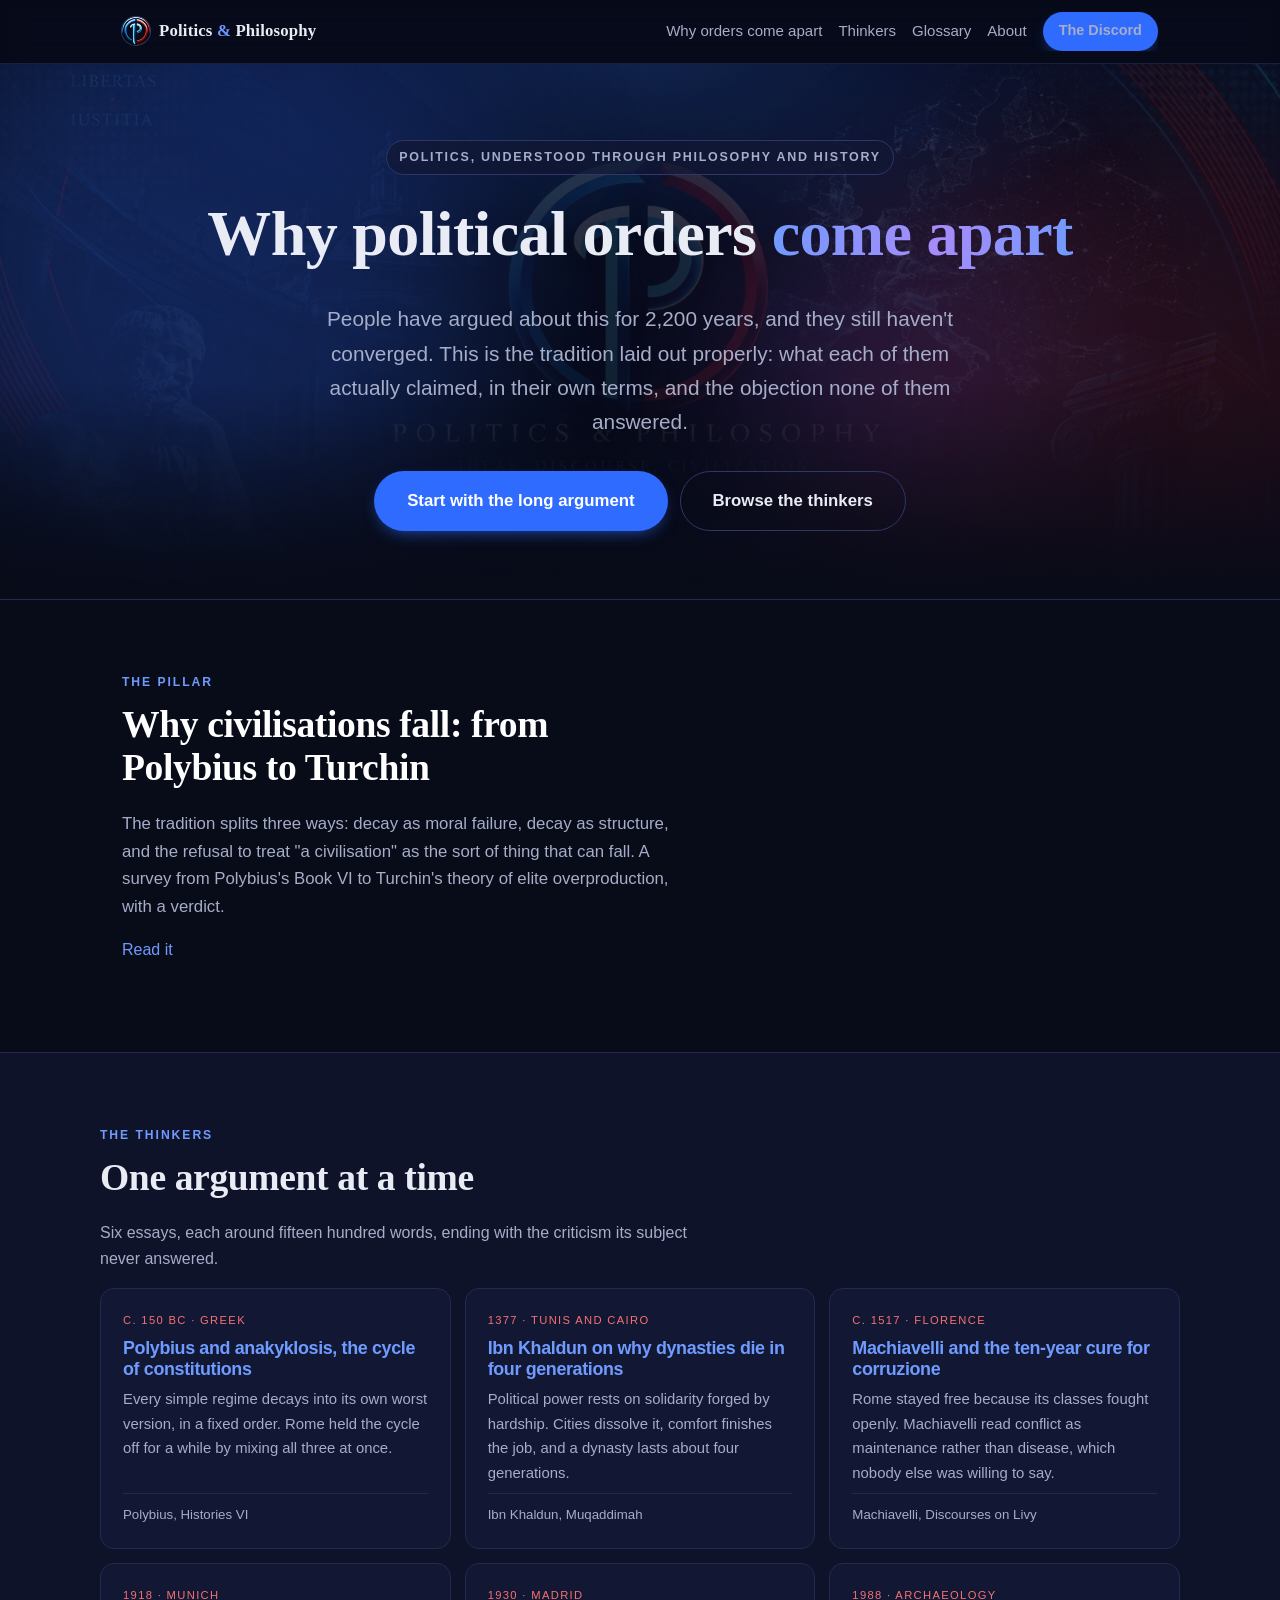
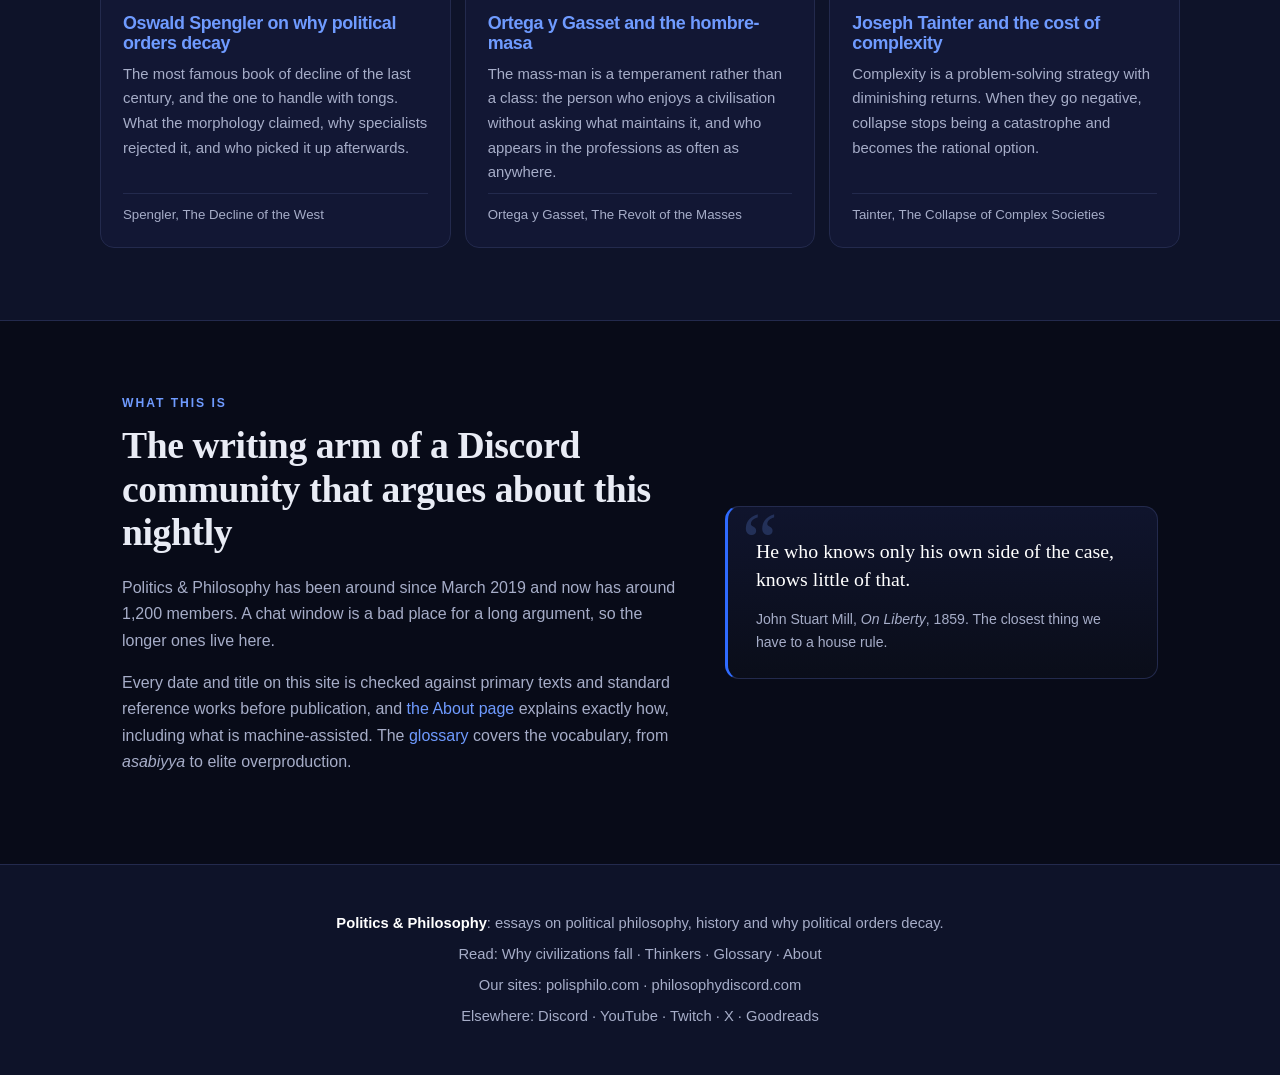
<file: index.html>
<!doctype html>
<html lang="en">
<head>
<meta charset="utf-8">
<meta name="viewport" content="width=device-width, initial-scale=1">
<meta name="robots" content="index,follow,max-image-preview:large,max-snippet:-1">
<meta name="theme-color" content="#080b18">

<link rel="canonical" href="https://politicsphilosophy.com/">

<title>Politics &amp; Philosophy: Essays on Political Decay</title>
<meta name="description" content="Why political orders decay, read through the people who tried to explain it: Polybius, Ibn Khaldun, Machiavelli, Spengler, Ortega y Gasset and Joseph Tainter.">

<meta property="og:type" content="website">
<meta property="og:site_name" content="Politics &amp; Philosophy">
<meta property="og:url" content="https://politicsphilosophy.com/">
<meta property="og:title" content="Politics &amp; Philosophy: Essays on Political Decay">
<meta property="og:description" content="Why political orders decay, read through the people who tried to explain it: Polybius, Ibn Khaldun, Machiavelli, Spengler, Ortega y Gasset and Joseph Tainter.">
<meta property="og:image" content="https://politicsphilosophy.com/og.png">
<meta property="og:image:width" content="1200">
<meta property="og:image:height" content="630">
<meta name="twitter:card" content="summary_large_image">
<meta name="twitter:site" content="@polisphilo">
<meta name="twitter:title" content="Politics &amp; Philosophy: Essays on Political Decay">
<meta name="twitter:description" content="Why political orders decay, read through the people who tried to explain it: Polybius, Ibn Khaldun, Machiavelli, Spengler, Ortega y Gasset and Joseph Tainter.">
<meta name="twitter:image" content="https://politicsphilosophy.com/og.png">

<link rel="icon" href="/favicon.ico" sizes="32x32">
<link rel="icon" href="/favicon-192.png" type="image/png" sizes="192x192">
<link rel="apple-touch-icon" href="/apple-touch-icon.png">
<link rel="manifest" href="/site.webmanifest">
<link rel="stylesheet" href="/style.css">
<script>document.documentElement.className += ' js';</script>
<script src="/app.js" defer></script>

<script type="application/ld+json">
{
 "@context": "https://schema.org",
 "@graph": [
  {
   "@type": "WebPage",
   "@id": "https://politicsphilosophy.com/#page",
   "headline": "Politics & Philosophy: Essays on Political Decay",
   "description": "Why political orders decay, read through the people who tried to explain it: Polybius, Ibn Khaldun, Machiavelli, Spengler, Ortega y Gasset and Joseph Tainter.",
   "datePublished": "2026-08-13",
   "dateModified": "2026-08-13",
   "inLanguage": "en",
   "isPartOf": {
    "@id": "https://politicsphilosophy.com/#website"
   },
   "publisher": {
    "@id": "https://polisphilo.com/#org"
   },
   "author": {
    "@id": "https://polisphilo.com/#org"
   },
   "mainEntityOfPage": "https://politicsphilosophy.com/"
  },
  {
   "@type": "WebSite",
   "@id": "https://politicsphilosophy.com/#website",
   "name": "Politics & Philosophy",
   "url": "https://politicsphilosophy.com/",
   "inLanguage": "en",
   "publisher": {
    "@id": "https://polisphilo.com/#org"
   }
  }
 ]
}
</script>
</head>
<body>
<nav class="topbar">
  <div class="topbar-in">
    <a class="brand" href="/"><img src="/mark.png" alt="" width="28" height="28"> <span>Politics <em>&amp;</em> Philosophy</span></a>
    <div class="site-links">
      <a href="/why-civilizations-fall/">Why orders come apart</a>
      <a href="/thinkers/">Thinkers</a>
      <a href="/glossary/">Glossary</a>
      <a href="/about/">About</a>
      <a class="btn btn-sm" href="https://philosophydiscord.com/" rel="noopener">The Discord</a>
    </div>
  </div>
  <span class="progress"></span>
</nav>
<header class="hero">
  <div class="aurora" aria-hidden="true"><i></i><i></i><i></i></div>
  <div class="hero-inner">
    <p class="eyebrow">Politics, understood through philosophy and history</p>
    <h1>Why political orders <span class="grad">come apart</span></h1>
    <p class="lede">People have argued about this for 2,200 years, and they still haven't converged. This is
      the tradition laid out properly: what each of them actually claimed, in their own terms, and the
      objection none of them answered.</p>
    <div class="cta-row">
      <a class="btn btn-lg" href="/why-civilizations-fall/">Start with the long argument</a>
      <a class="btn btn-lg btn-ghost" href="/thinkers/">Browse the thinkers</a>
    </div>
  </div>
</header>

<main>
  <section class="band">
    <div class="band-head" data-reveal>
      <span class="kicker">The pillar</span>
      <h2><a href="/why-civilizations-fall/" style="color:#fff">Why civilisations fall: from Polybius to Turchin</a></h2>
      <p class="lead-sm">The tradition splits three ways: decay as moral failure, decay as structure, and the refusal to treat "a civilisation" as the sort of thing that can fall. A survey from Polybius's Book VI to Turchin's theory of elite overproduction, with a verdict.</p>
      <p><a href="/why-civilizations-fall/">Read it</a></p>
    </div>
  </section>

  <section class="band alt">
    <div class="band-head" data-reveal><span class="kicker">The thinkers</span><h2>One argument at a time</h2>
      <p>Six essays, each around fifteen hundred words, ending with the criticism its subject never answered.</p></div>
    <div class="essays" data-stagger>
      <a class="essay" href="/thinkers/polybius/">
        <span class="era">c. 150 BC · Greek</span>
        <h3>Polybius and anakyklosis, the cycle of constitutions</h3>
        <p>Every simple regime decays into its own worst version, in a fixed order. Rome held the cycle off for a while by mixing all three at once.</p>
        <span class="who">Polybius, Histories VI</span>
      </a>
      <a class="essay" href="/thinkers/ibn-khaldun/">
        <span class="era">1377 · Tunis and Cairo</span>
        <h3>Ibn Khaldun on why dynasties die in four generations</h3>
        <p>Political power rests on solidarity forged by hardship. Cities dissolve it, comfort finishes the job, and a dynasty lasts about four generations.</p>
        <span class="who">Ibn Khaldun, Muqaddimah</span>
      </a>
      <a class="essay" href="/thinkers/machiavelli/">
        <span class="era">c. 1517 · Florence</span>
        <h3>Machiavelli and the ten-year cure for corruzione</h3>
        <p>Rome stayed free because its classes fought openly. Machiavelli read conflict as maintenance rather than disease, which nobody else was willing to say.</p>
        <span class="who">Machiavelli, Discourses on Livy</span>
      </a>
      <a class="essay" href="/thinkers/spengler/">
        <span class="era">1918 · Munich</span>
        <h3>Oswald Spengler on why political orders decay</h3>
        <p>The most famous book of decline of the last century, and the one to handle with tongs. What the morphology claimed, why specialists rejected it, and who picked it up afterwards.</p>
        <span class="who">Spengler, The Decline of the West</span>
      </a>
      <a class="essay" href="/thinkers/ortega-y-gasset/">
        <span class="era">1930 · Madrid</span>
        <h3>Ortega y Gasset and the hombre-masa</h3>
        <p>The mass-man is a temperament rather than a class: the person who enjoys a civilisation without asking what maintains it, and who appears in the professions as often as anywhere.</p>
        <span class="who">Ortega y Gasset, The Revolt of the Masses</span>
      </a>
      <a class="essay" href="/thinkers/tainter/">
        <span class="era">1988 · Archaeology</span>
        <h3>Joseph Tainter and the cost of complexity</h3>
        <p>Complexity is a problem-solving strategy with diminishing returns. When they go negative, collapse stops being a catastrophe and becomes the rational option.</p>
        <span class="who">Tainter, The Collapse of Complex Societies</span>
      </a>
    </div>
  </section>

  <section class="band">
    <div class="split tight">
      <div class="band-head" data-reveal>
        <span class="kicker">What this is</span>
        <h2>The writing arm of a Discord community that argues about this nightly</h2>
        <p>Politics &amp; Philosophy has been around since March 2019 and now has around 1,200 members. A chat
          window is a bad place for a long argument, so the longer ones live here.</p>
        <p>Every date and title on this site is checked against primary texts and standard reference works
          before publication, and <a href="/about/">the About page</a> explains exactly how, including what
          is machine-assisted. The <a href="/glossary/">glossary</a> covers the vocabulary, from
          <em>asabiyya</em> to elite overproduction.</p>
      </div>
      <figure class="quote" data-reveal>
        <blockquote>He who knows only his own side of the case, knows little of that.</blockquote>
        <figcaption>John Stuart Mill, <cite>On Liberty</cite>, 1859. The closest thing we have to a house rule.</figcaption>
      </figure>
    </div>
  </section>
</main>

<footer class="foot">
  <p><strong>Politics &amp; Philosophy</strong>: essays on political philosophy, history and why political orders decay.</p>
  <p>Read: <a href="/why-civilizations-fall/">Why civilizations fall</a> ·
     <a href="/thinkers/">Thinkers</a> ·
     <a href="/glossary/">Glossary</a> ·
     <a href="/about/">About</a></p>
  <p>Our sites: <a href="https://polisphilo.com/">polisphilo.com</a> ·
     <a href="https://philosophydiscord.com/">philosophydiscord.com</a></p>
  <p>Elsewhere: <a href="https://discord.gg/RZgT4HBjCR" rel="noopener">Discord</a> ·
     <a href="https://www.youtube.com/@polisphilo" rel="noopener">YouTube</a> ·
     <a href="https://www.twitch.tv/polisphilo" rel="noopener">Twitch</a> ·
     <a href="https://x.com/polisphilo" rel="noopener">X</a> ·
     <a href="https://www.goodreads.com/group/show/7275049-politics-philosophy-book-club" rel="noopener">Goodreads</a></p>
</footer>

</body>
</html>
</file>
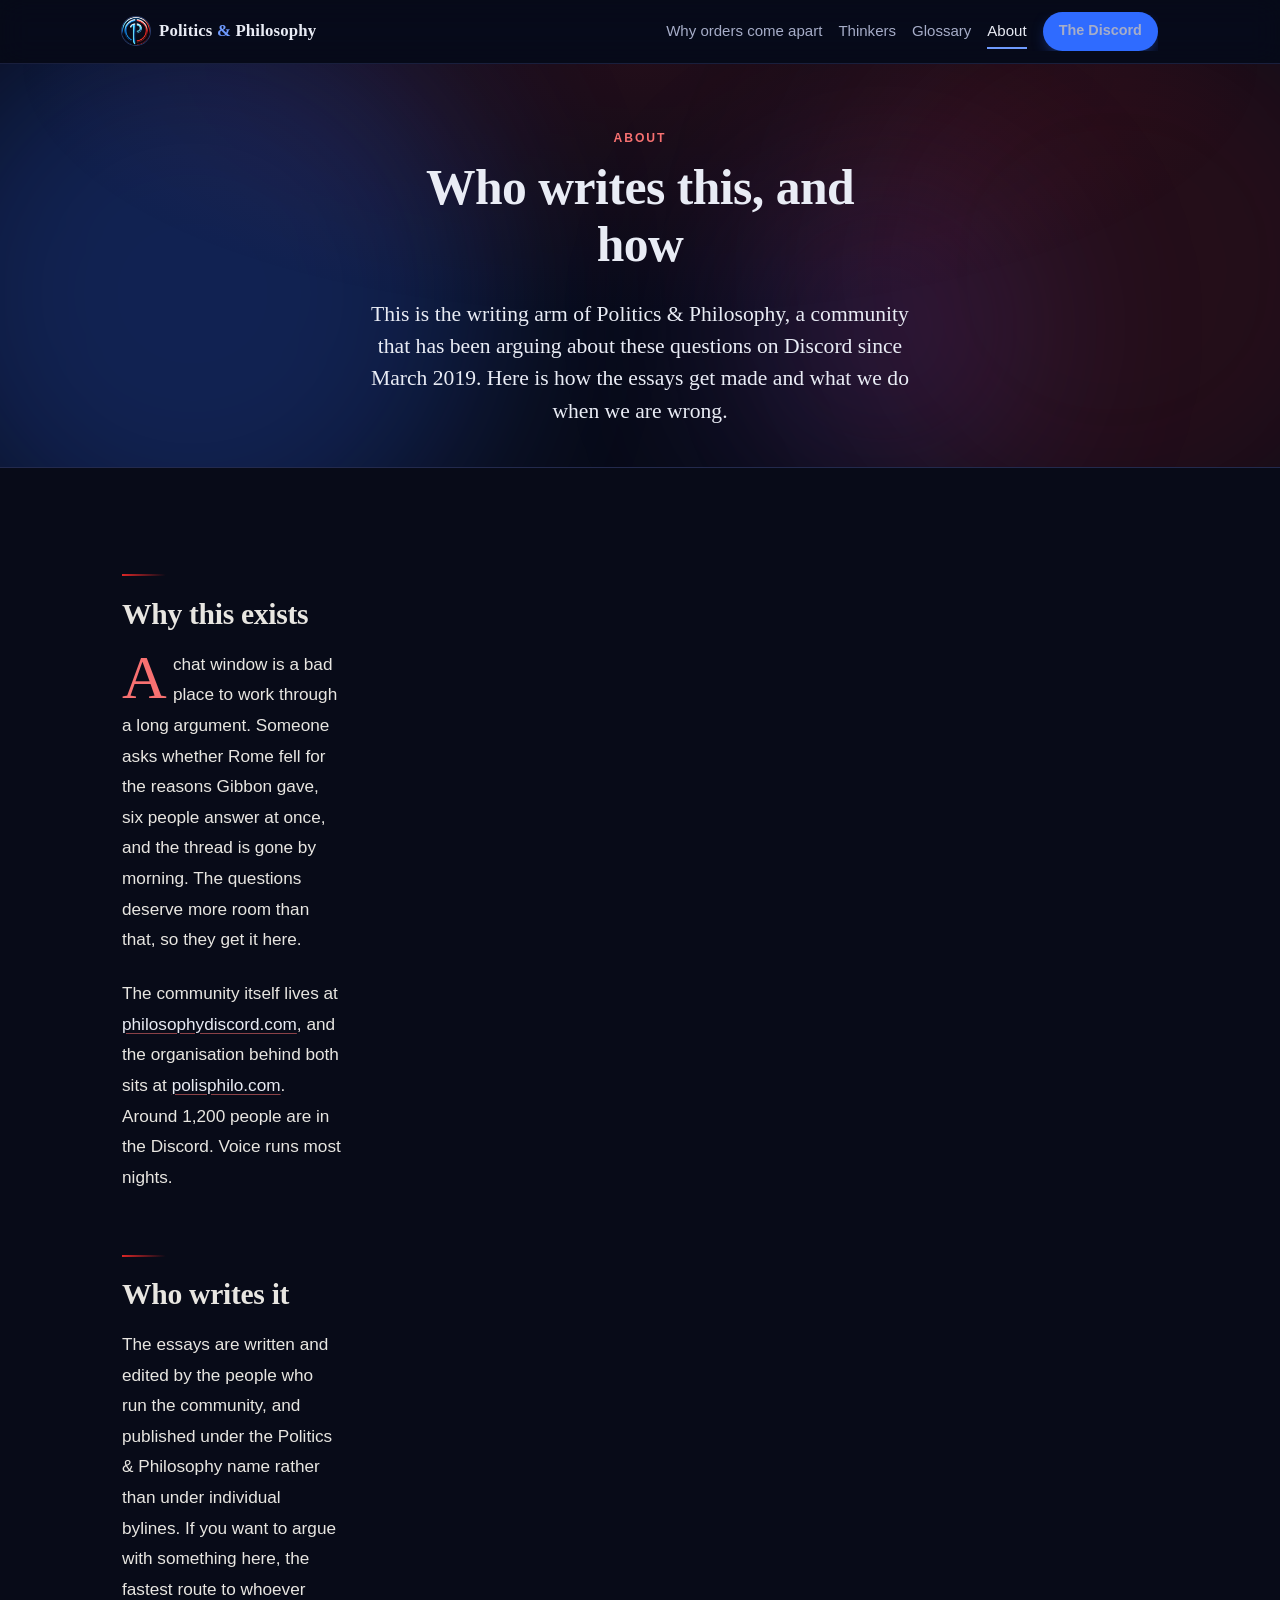
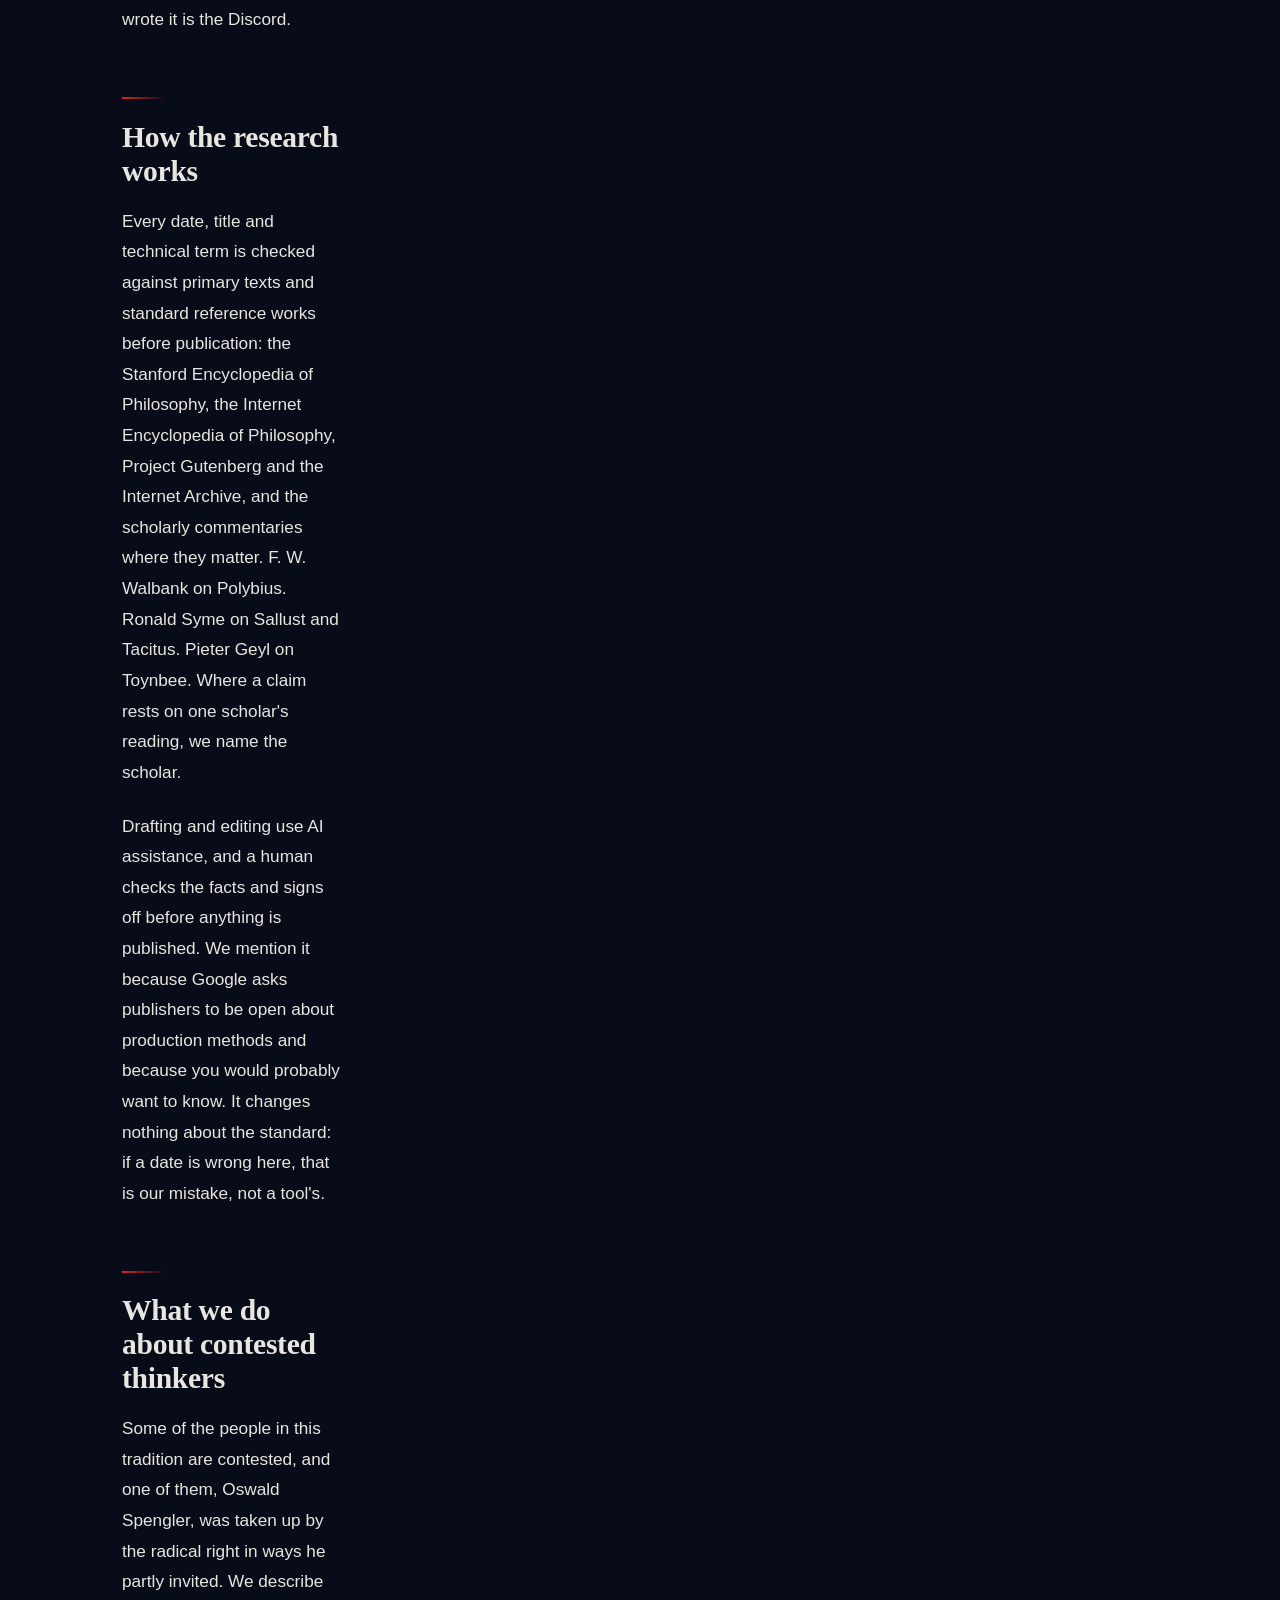
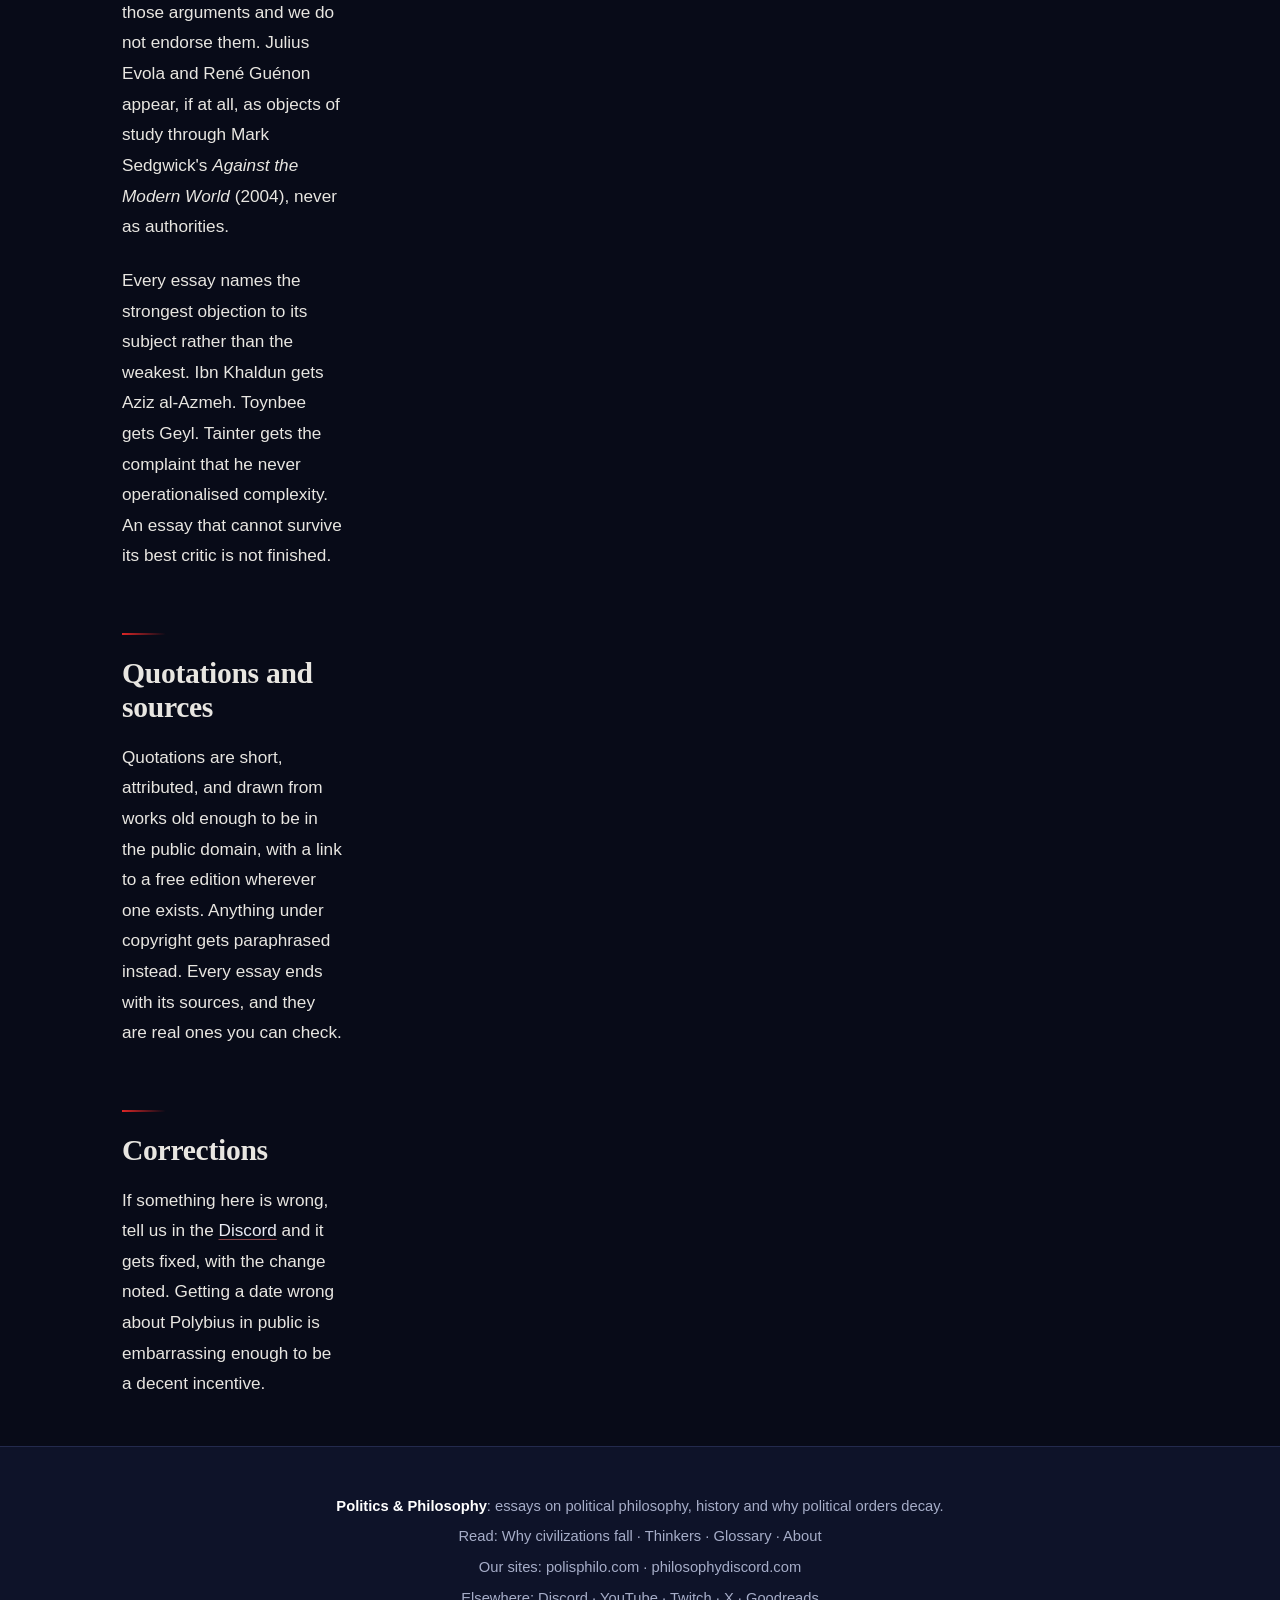
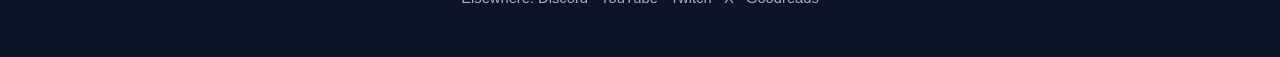
<file: about/index.html>
<!doctype html>
<html lang="en">
<head>
<meta charset="utf-8">
<meta name="viewport" content="width=device-width, initial-scale=1">
<meta name="robots" content="index,follow,max-image-preview:large,max-snippet:-1">
<meta name="theme-color" content="#080b18">

<link rel="canonical" href="https://politicsphilosophy.com/about/">

<title>About Politics &amp; Philosophy</title>
<meta name="description" content="Who writes this, how the essays are researched and checked, and what we do when a thinker is contested. The publication arm of a Discord community running since 2019.">

<meta property="og:type" content="website">
<meta property="og:site_name" content="Politics &amp; Philosophy">
<meta property="og:url" content="https://politicsphilosophy.com/about/">
<meta property="og:title" content="About Politics &amp; Philosophy">
<meta property="og:description" content="Who writes this, how the essays are researched and checked, and what we do when a thinker is contested. The publication arm of a Discord community running since 2019.">
<meta property="og:image" content="https://politicsphilosophy.com/og.png">
<meta property="og:image:width" content="1200">
<meta property="og:image:height" content="630">
<meta name="twitter:card" content="summary_large_image">
<meta name="twitter:site" content="@polisphilo">
<meta name="twitter:title" content="About Politics &amp; Philosophy">
<meta name="twitter:description" content="Who writes this, how the essays are researched and checked, and what we do when a thinker is contested. The publication arm of a Discord community running since 2019.">
<meta name="twitter:image" content="https://politicsphilosophy.com/og.png">

<link rel="icon" href="/favicon.ico" sizes="32x32">
<link rel="icon" href="/favicon-192.png" type="image/png" sizes="192x192">
<link rel="apple-touch-icon" href="/apple-touch-icon.png">
<link rel="manifest" href="/site.webmanifest">
<link rel="stylesheet" href="/style.css">
<script>document.documentElement.className += ' js';</script>
<script src="/app.js" defer></script>

<script type="application/ld+json">
{
 "@context": "https://schema.org",
 "@graph": [
  {
   "@type": "WebPage",
   "@id": "https://politicsphilosophy.com/about/#page",
   "headline": "About Politics &amp; Philosophy",
   "description": "Who writes this, how the essays are researched and checked, and what we do when a thinker is contested. The publication arm of a Discord community running since 2019.",
   "datePublished": "2026-08-13",
   "dateModified": "2026-08-13",
   "inLanguage": "en",
   "isPartOf": {
    "@id": "https://politicsphilosophy.com/#website"
   },
   "publisher": {
    "@id": "https://polisphilo.com/#org"
   },
   "author": {
    "@id": "https://polisphilo.com/#org"
   },
   "mainEntityOfPage": "https://politicsphilosophy.com/about/"
  },
  {
   "@type": "WebSite",
   "@id": "https://politicsphilosophy.com/#website",
   "name": "Politics & Philosophy",
   "url": "https://politicsphilosophy.com/",
   "inLanguage": "en",
   "publisher": {
    "@id": "https://polisphilo.com/#org"
   }
  }
 ]
}
</script>
</head>
<body>
<nav class="topbar">
  <div class="topbar-in">
    <a class="brand" href="/"><img src="/mark.png" alt="" width="28" height="28"> <span>Politics <em>&amp;</em> Philosophy</span></a>
    <div class="site-links">
      <a href="/why-civilizations-fall/">Why orders come apart</a>
      <a href="/thinkers/">Thinkers</a>
      <a href="/glossary/">Glossary</a>
      <a href="/about/" aria-current="page">About</a>
      <a class="btn btn-sm" href="https://philosophydiscord.com/" rel="noopener">The Discord</a>
    </div>
  </div>
  <span class="progress"></span>
</nav>
<header class="masthead">
  <div class="aurora" aria-hidden="true"><i></i><i></i><i></i></div>
  <span class="kicker">About</span>
  <h1>Who writes this, and how</h1>
  <p class="standfirst">This is the writing arm of Politics &amp; Philosophy, a community that has been arguing about these questions on Discord since March 2019. Here is how the essays get made and what we do when we are wrong.</p>
</header>

<main>
  <div class="essay-wrap">
    <article class="prose">
      <h2 id="why">Why this exists</h2>
      <p>A chat window is a bad place to work through a long argument. Someone asks whether Rome fell for the
      reasons Gibbon gave, six people answer at once, and the thread is gone by morning. The questions deserve
      more room than that, so they get it here.</p>

      <p>The community itself lives at <a href="https://philosophydiscord.com/">philosophydiscord.com</a>, and
      the organisation behind both sits at <a href="https://polisphilo.com/">polisphilo.com</a>. Around 1,200
      people are in the Discord. Voice runs most nights.</p>

      <h2 id="who">Who writes it</h2>
      <p>The essays are written and edited by the people who run the community, and published under the
      Politics &amp; Philosophy name rather than under individual bylines. If you want to argue with something
      here, the fastest route to whoever wrote it is the Discord.</p>

      <h2 id="how">How the research works</h2>
      <p>Every date, title and technical term is checked against primary texts and standard reference works
      before publication: the Stanford Encyclopedia of Philosophy, the Internet Encyclopedia of Philosophy,
      Project Gutenberg and the Internet Archive, and the scholarly commentaries where they matter. F. W.
      Walbank on Polybius. Ronald Syme on Sallust and Tacitus. Pieter Geyl on Toynbee. Where a claim rests on
      one scholar's reading, we name the scholar.</p>

      <p>Drafting and editing use AI assistance, and a human checks the facts and signs off before anything is
      published. We mention it because Google asks publishers to be open about production methods and because
      you would probably want to know. It changes nothing about the standard: if a date is wrong here, that is
      our mistake, not a tool's.</p>

      <h2 id="standards">What we do about contested thinkers</h2>
      <p>Some of the people in this tradition are contested, and one of them, Oswald Spengler, was taken up by
      the radical right in ways he partly invited. We describe those arguments and we do not endorse them.
      Julius Evola and René Guénon appear, if at all, as objects of study through Mark Sedgwick's
      <em>Against the Modern World</em> (2004), never as authorities.</p>

      <p>Every essay names the strongest objection to its subject rather than the weakest. Ibn Khaldun gets
      Aziz al-Azmeh. Toynbee gets Geyl. Tainter gets the complaint that he never operationalised complexity.
      An essay that cannot survive its best critic is not finished.</p>

      <h2 id="quotes">Quotations and sources</h2>
      <p>Quotations are short, attributed, and drawn from works old enough to be in the public domain, with a
      link to a free edition wherever one exists. Anything under copyright gets paraphrased instead. Every
      essay ends with its sources, and they are real ones you can check.</p>

      <h2 id="corrections">Corrections</h2>
      <p>If something here is wrong, tell us in the <a href="https://discord.gg/RZgT4HBjCR" rel="noopener">Discord</a>
      and it gets fixed, with the change noted. Getting a date wrong about Polybius in public is embarrassing
      enough to be a decent incentive.</p>
    </article>
  </div>
</main>

<footer class="foot">
  <p><strong>Politics &amp; Philosophy</strong>: essays on political philosophy, history and why political orders decay.</p>
  <p>Read: <a href="/why-civilizations-fall/">Why civilizations fall</a> ·
     <a href="/thinkers/">Thinkers</a> ·
     <a href="/glossary/">Glossary</a> ·
     <a href="/about/">About</a></p>
  <p>Our sites: <a href="https://polisphilo.com/">polisphilo.com</a> ·
     <a href="https://philosophydiscord.com/">philosophydiscord.com</a></p>
  <p>Elsewhere: <a href="https://discord.gg/RZgT4HBjCR" rel="noopener">Discord</a> ·
     <a href="https://www.youtube.com/@polisphilo" rel="noopener">YouTube</a> ·
     <a href="https://www.twitch.tv/polisphilo" rel="noopener">Twitch</a> ·
     <a href="https://x.com/polisphilo" rel="noopener">X</a> ·
     <a href="https://www.goodreads.com/group/show/7275049-politics-philosophy-book-club" rel="noopener">Goodreads</a></p>
</footer>

</body>
</html>
</file>
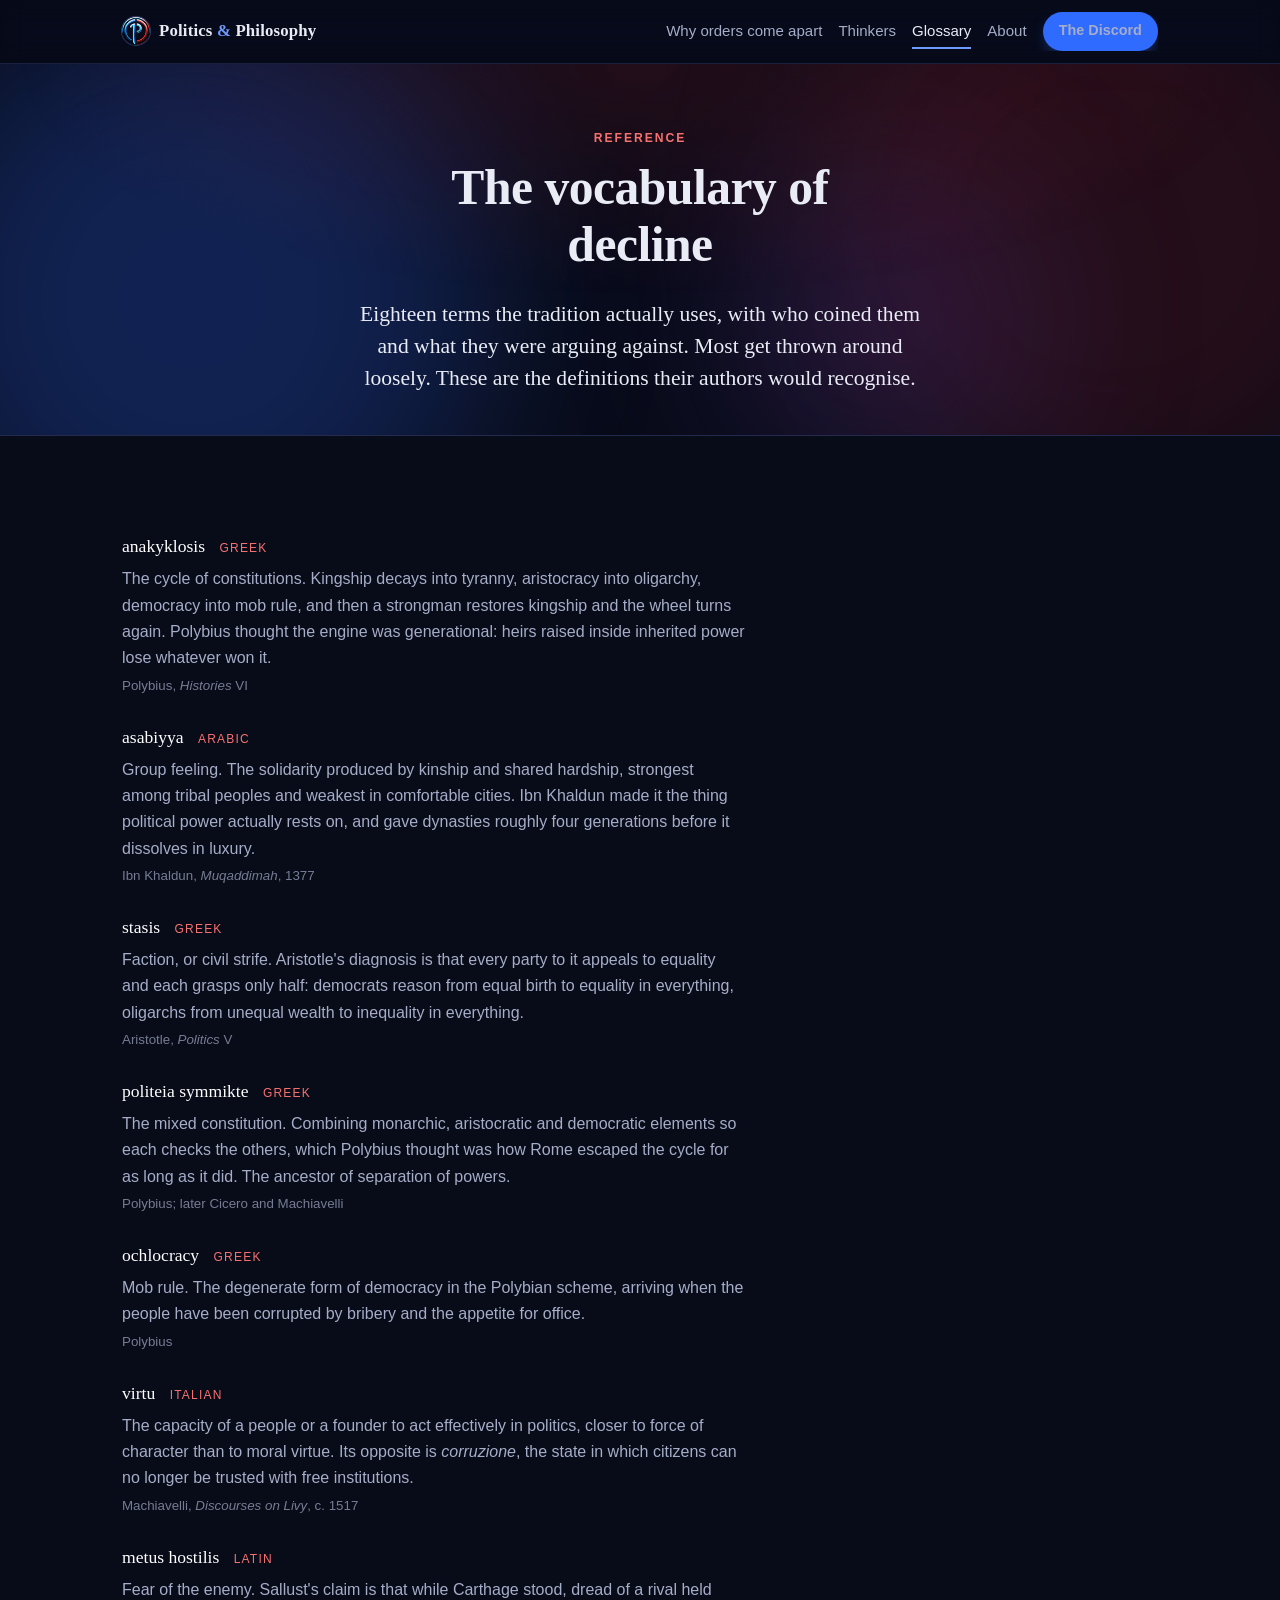
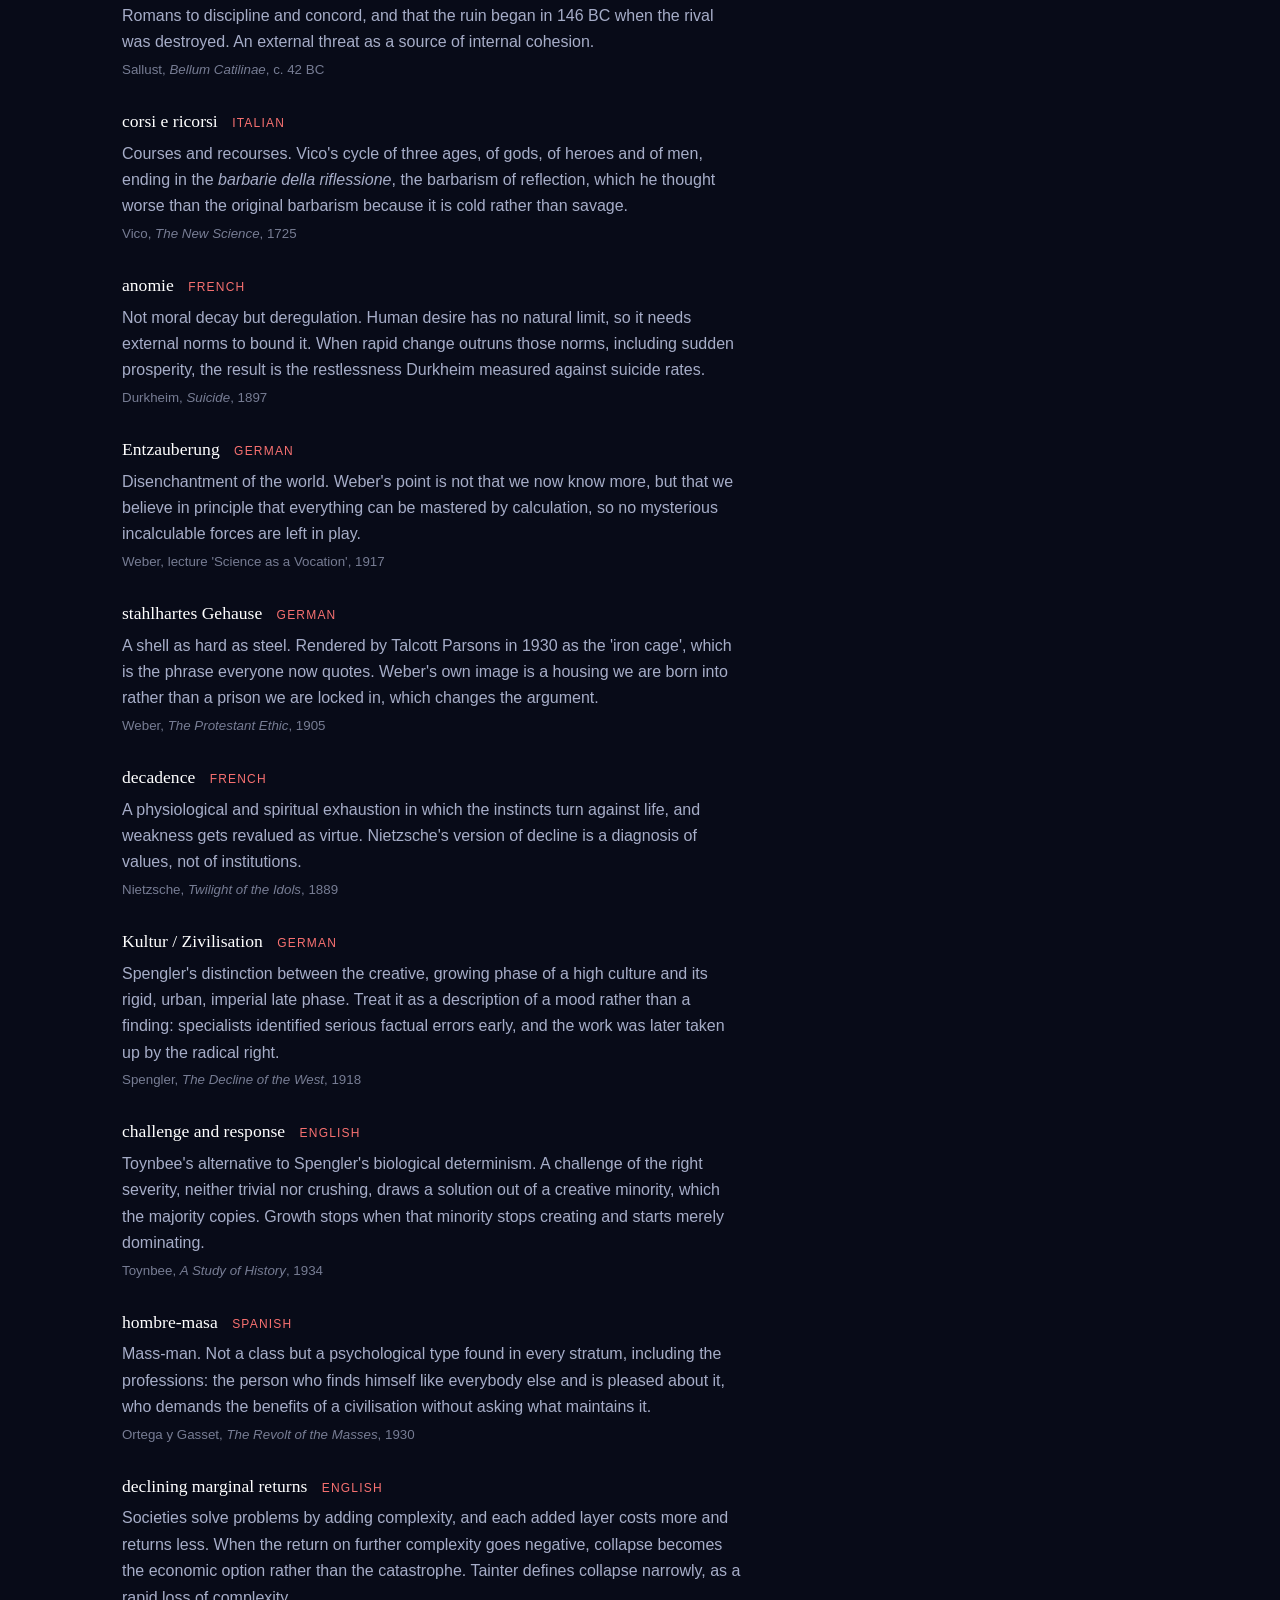
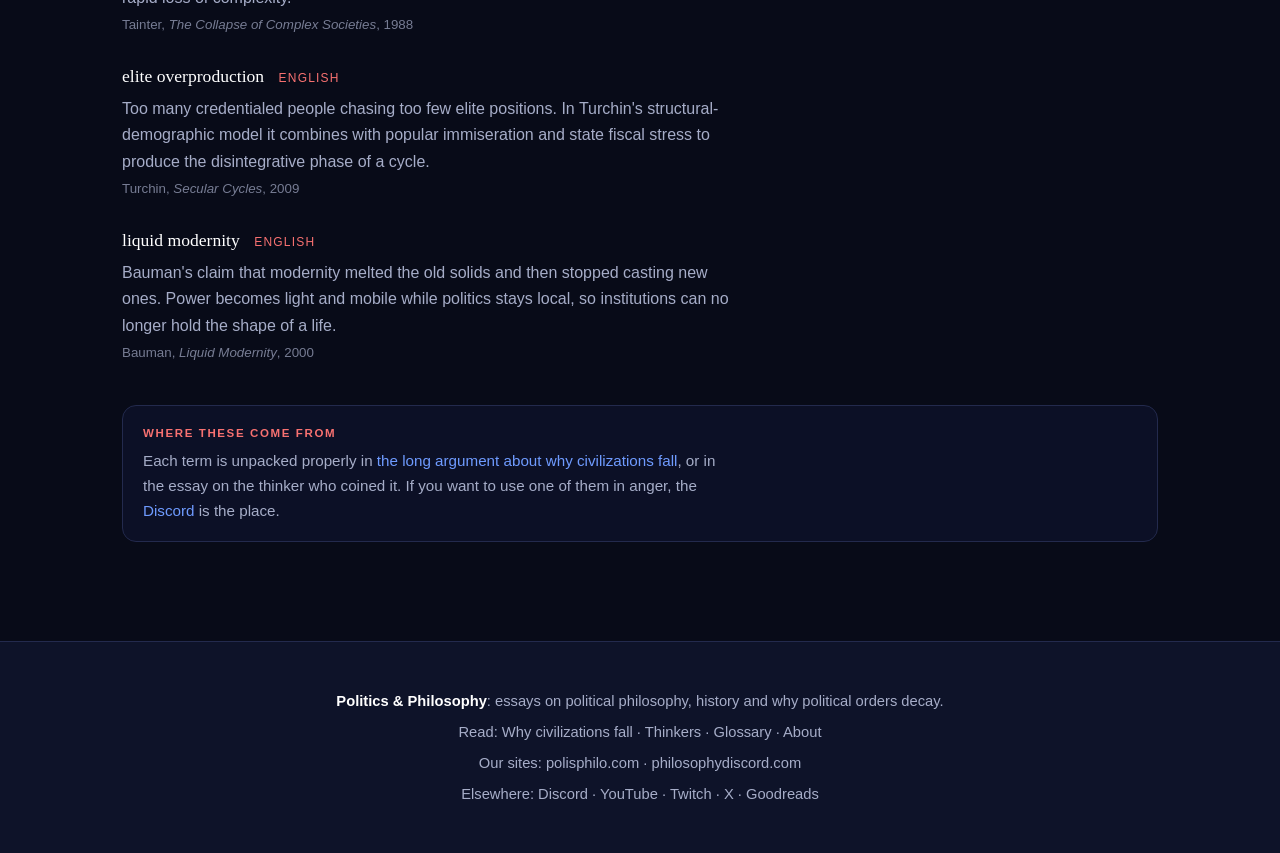
<file: glossary/index.html>
<!doctype html>
<html lang="en">
<head>
<meta charset="utf-8">
<meta name="viewport" content="width=device-width, initial-scale=1">
<meta name="robots" content="index,follow,max-image-preview:large,max-snippet:-1">
<meta name="theme-color" content="#080b18">

<link rel="canonical" href="https://politicsphilosophy.com/glossary/">

<title>Glossary of Political Decline: 18 Terms Explained</title>
<meta name="description" content="Asabiyya, anakyklosis, anomie, elite overproduction and fourteen more terms from the tradition that argues about why political orders decay, each with its source.">

<meta property="og:type" content="website">
<meta property="og:site_name" content="Politics &amp; Philosophy">
<meta property="og:url" content="https://politicsphilosophy.com/glossary/">
<meta property="og:title" content="Glossary of Political Decline: 18 Terms Explained">
<meta property="og:description" content="Asabiyya, anakyklosis, anomie, elite overproduction and fourteen more terms from the tradition that argues about why political orders decay, each with its source.">
<meta property="og:image" content="https://politicsphilosophy.com/og.png">
<meta property="og:image:width" content="1200">
<meta property="og:image:height" content="630">
<meta name="twitter:card" content="summary_large_image">
<meta name="twitter:site" content="@polisphilo">
<meta name="twitter:title" content="Glossary of Political Decline: 18 Terms Explained">
<meta name="twitter:description" content="Asabiyya, anakyklosis, anomie, elite overproduction and fourteen more terms from the tradition that argues about why political orders decay, each with its source.">
<meta name="twitter:image" content="https://politicsphilosophy.com/og.png">

<link rel="icon" href="/favicon.ico" sizes="32x32">
<link rel="icon" href="/favicon-192.png" type="image/png" sizes="192x192">
<link rel="apple-touch-icon" href="/apple-touch-icon.png">
<link rel="manifest" href="/site.webmanifest">
<link rel="stylesheet" href="/style.css">
<script>document.documentElement.className += ' js';</script>
<script src="/app.js" defer></script>

<script type="application/ld+json">
{
 "@context": "https://schema.org",
 "@graph": [
  {
   "@type": "WebPage",
   "@id": "https://politicsphilosophy.com/glossary/#page",
   "headline": "Glossary of Political Decline: 18 Terms Explained",
   "description": "Asabiyya, anakyklosis, anomie, elite overproduction and fourteen more terms from the tradition that argues about why political orders decay, each with its source.",
   "datePublished": "2026-08-13",
   "dateModified": "2026-08-13",
   "inLanguage": "en",
   "isPartOf": {
    "@id": "https://politicsphilosophy.com/#website"
   },
   "publisher": {
    "@id": "https://polisphilo.com/#org"
   },
   "author": {
    "@id": "https://polisphilo.com/#org"
   },
   "mainEntityOfPage": "https://politicsphilosophy.com/glossary/"
  },
  {
   "@type": "WebSite",
   "@id": "https://politicsphilosophy.com/#website",
   "name": "Politics & Philosophy",
   "url": "https://politicsphilosophy.com/",
   "inLanguage": "en",
   "publisher": {
    "@id": "https://polisphilo.com/#org"
   }
  }
 ]
}
</script>
</head>
<body>
<nav class="topbar">
  <div class="topbar-in">
    <a class="brand" href="/"><img src="/mark.png" alt="" width="28" height="28"> <span>Politics <em>&amp;</em> Philosophy</span></a>
    <div class="site-links">
      <a href="/why-civilizations-fall/">Why orders come apart</a>
      <a href="/thinkers/">Thinkers</a>
      <a href="/glossary/" aria-current="page">Glossary</a>
      <a href="/about/">About</a>
      <a class="btn btn-sm" href="https://philosophydiscord.com/" rel="noopener">The Discord</a>
    </div>
  </div>
  <span class="progress"></span>
</nav>
<header class="masthead">
  <div class="aurora" aria-hidden="true"><i></i><i></i><i></i></div>
  <span class="kicker">Reference</span>
  <h1>The vocabulary of decline</h1>
  <p class="standfirst">Eighteen terms the tradition actually uses, with who coined them and what they were arguing against. Most get thrown around loosely. These are the definitions their authors would recognise.</p>
</header>

<main>
  <section class="band">
    <dl class="glossary">
    <dt>anakyklosis <span>Greek</span></dt>
    <dd>The cycle of constitutions. Kingship decays into tyranny, aristocracy into oligarchy, democracy into mob rule, and then a strongman restores kingship and the wheel turns again. Polybius thought the engine was generational: heirs raised inside inherited power lose whatever won it. <br><small style="opacity:.7">Polybius, <em>Histories</em> VI</small></dd>
    <dt>asabiyya <span>Arabic</span></dt>
    <dd>Group feeling. The solidarity produced by kinship and shared hardship, strongest among tribal peoples and weakest in comfortable cities. Ibn Khaldun made it the thing political power actually rests on, and gave dynasties roughly four generations before it dissolves in luxury. <br><small style="opacity:.7">Ibn Khaldun, <em>Muqaddimah</em>, 1377</small></dd>
    <dt>stasis <span>Greek</span></dt>
    <dd>Faction, or civil strife. Aristotle's diagnosis is that every party to it appeals to equality and each grasps only half: democrats reason from equal birth to equality in everything, oligarchs from unequal wealth to inequality in everything. <br><small style="opacity:.7">Aristotle, <em>Politics</em> V</small></dd>
    <dt>politeia symmikte <span>Greek</span></dt>
    <dd>The mixed constitution. Combining monarchic, aristocratic and democratic elements so each checks the others, which Polybius thought was how Rome escaped the cycle for as long as it did. The ancestor of separation of powers. <br><small style="opacity:.7">Polybius; later Cicero and Machiavelli</small></dd>
    <dt>ochlocracy <span>Greek</span></dt>
    <dd>Mob rule. The degenerate form of democracy in the Polybian scheme, arriving when the people have been corrupted by bribery and the appetite for office. <br><small style="opacity:.7">Polybius</small></dd>
    <dt>virtu <span>Italian</span></dt>
    <dd>The capacity of a people or a founder to act effectively in politics, closer to force of character than to moral virtue. Its opposite is <em>corruzione</em>, the state in which citizens can no longer be trusted with free institutions. <br><small style="opacity:.7">Machiavelli, <em>Discourses on Livy</em>, c. 1517</small></dd>
    <dt>metus hostilis <span>Latin</span></dt>
    <dd>Fear of the enemy. Sallust's claim is that while Carthage stood, dread of a rival held Romans to discipline and concord, and that the ruin began in 146 BC when the rival was destroyed. An external threat as a source of internal cohesion. <br><small style="opacity:.7">Sallust, <em>Bellum Catilinae</em>, c. 42 BC</small></dd>
    <dt>corsi e ricorsi <span>Italian</span></dt>
    <dd>Courses and recourses. Vico's cycle of three ages, of gods, of heroes and of men, ending in the <em>barbarie della riflessione</em>, the barbarism of reflection, which he thought worse than the original barbarism because it is cold rather than savage. <br><small style="opacity:.7">Vico, <em>The New Science</em>, 1725</small></dd>
    <dt>anomie <span>French</span></dt>
    <dd>Not moral decay but deregulation. Human desire has no natural limit, so it needs external norms to bound it. When rapid change outruns those norms, including sudden prosperity, the result is the restlessness Durkheim measured against suicide rates. <br><small style="opacity:.7">Durkheim, <em>Suicide</em>, 1897</small></dd>
    <dt>Entzauberung <span>German</span></dt>
    <dd>Disenchantment of the world. Weber's point is not that we now know more, but that we believe in principle that everything can be mastered by calculation, so no mysterious incalculable forces are left in play. <br><small style="opacity:.7">Weber, lecture 'Science as a Vocation', 1917</small></dd>
    <dt>stahlhartes Gehause <span>German</span></dt>
    <dd>A shell as hard as steel. Rendered by Talcott Parsons in 1930 as the 'iron cage', which is the phrase everyone now quotes. Weber's own image is a housing we are born into rather than a prison we are locked in, which changes the argument. <br><small style="opacity:.7">Weber, <em>The Protestant Ethic</em>, 1905</small></dd>
    <dt>decadence <span>French</span></dt>
    <dd>A physiological and spiritual exhaustion in which the instincts turn against life, and weakness gets revalued as virtue. Nietzsche's version of decline is a diagnosis of values, not of institutions. <br><small style="opacity:.7">Nietzsche, <em>Twilight of the Idols</em>, 1889</small></dd>
    <dt>Kultur / Zivilisation <span>German</span></dt>
    <dd>Spengler's distinction between the creative, growing phase of a high culture and its rigid, urban, imperial late phase. Treat it as a description of a mood rather than a finding: specialists identified serious factual errors early, and the work was later taken up by the radical right. <br><small style="opacity:.7">Spengler, <em>The Decline of the West</em>, 1918</small></dd>
    <dt>challenge and response <span>English</span></dt>
    <dd>Toynbee's alternative to Spengler's biological determinism. A challenge of the right severity, neither trivial nor crushing, draws a solution out of a creative minority, which the majority copies. Growth stops when that minority stops creating and starts merely dominating. <br><small style="opacity:.7">Toynbee, <em>A Study of History</em>, 1934</small></dd>
    <dt>hombre-masa <span>Spanish</span></dt>
    <dd>Mass-man. Not a class but a psychological type found in every stratum, including the professions: the person who finds himself like everybody else and is pleased about it, who demands the benefits of a civilisation without asking what maintains it. <br><small style="opacity:.7">Ortega y Gasset, <em>The Revolt of the Masses</em>, 1930</small></dd>
    <dt>declining marginal returns <span>English</span></dt>
    <dd>Societies solve problems by adding complexity, and each added layer costs more and returns less. When the return on further complexity goes negative, collapse becomes the economic option rather than the catastrophe. Tainter defines collapse narrowly, as a rapid loss of complexity. <br><small style="opacity:.7">Tainter, <em>The Collapse of Complex Societies</em>, 1988</small></dd>
    <dt>elite overproduction <span>English</span></dt>
    <dd>Too many credentialed people chasing too few elite positions. In Turchin's structural-demographic model it combines with popular immiseration and state fiscal stress to produce the disintegrative phase of a cycle. <br><small style="opacity:.7">Turchin, <em>Secular Cycles</em>, 2009</small></dd>
    <dt>liquid modernity <span>English</span></dt>
    <dd>Bauman's claim that modernity melted the old solids and then stopped casting new ones. Power becomes light and mobile while politics stays local, so institutions can no longer hold the shape of a life. <br><small style="opacity:.7">Bauman, <em>Liquid Modernity</em>, 2000</small></dd>
    </dl>

    <div class="aside" style="margin-top:40px">
      <h4>Where these come from</h4>
      <p>Each term is unpacked properly in <a href="/why-civilizations-fall/">the long argument about why civilizations fall</a>, or in the essay on the thinker who coined it. If you want to use one of them in anger, the <a href="https://philosophydiscord.com/">Discord</a> is the place.</p>
    </div>
  </section>
</main>

<footer class="foot">
  <p><strong>Politics &amp; Philosophy</strong>: essays on political philosophy, history and why political orders decay.</p>
  <p>Read: <a href="/why-civilizations-fall/">Why civilizations fall</a> ·
     <a href="/thinkers/">Thinkers</a> ·
     <a href="/glossary/">Glossary</a> ·
     <a href="/about/">About</a></p>
  <p>Our sites: <a href="https://polisphilo.com/">polisphilo.com</a> ·
     <a href="https://philosophydiscord.com/">philosophydiscord.com</a></p>
  <p>Elsewhere: <a href="https://discord.gg/RZgT4HBjCR" rel="noopener">Discord</a> ·
     <a href="https://www.youtube.com/@polisphilo" rel="noopener">YouTube</a> ·
     <a href="https://www.twitch.tv/polisphilo" rel="noopener">Twitch</a> ·
     <a href="https://x.com/polisphilo" rel="noopener">X</a> ·
     <a href="https://www.goodreads.com/group/show/7275049-politics-philosophy-book-club" rel="noopener">Goodreads</a></p>
</footer>

</body>
</html>
</file>
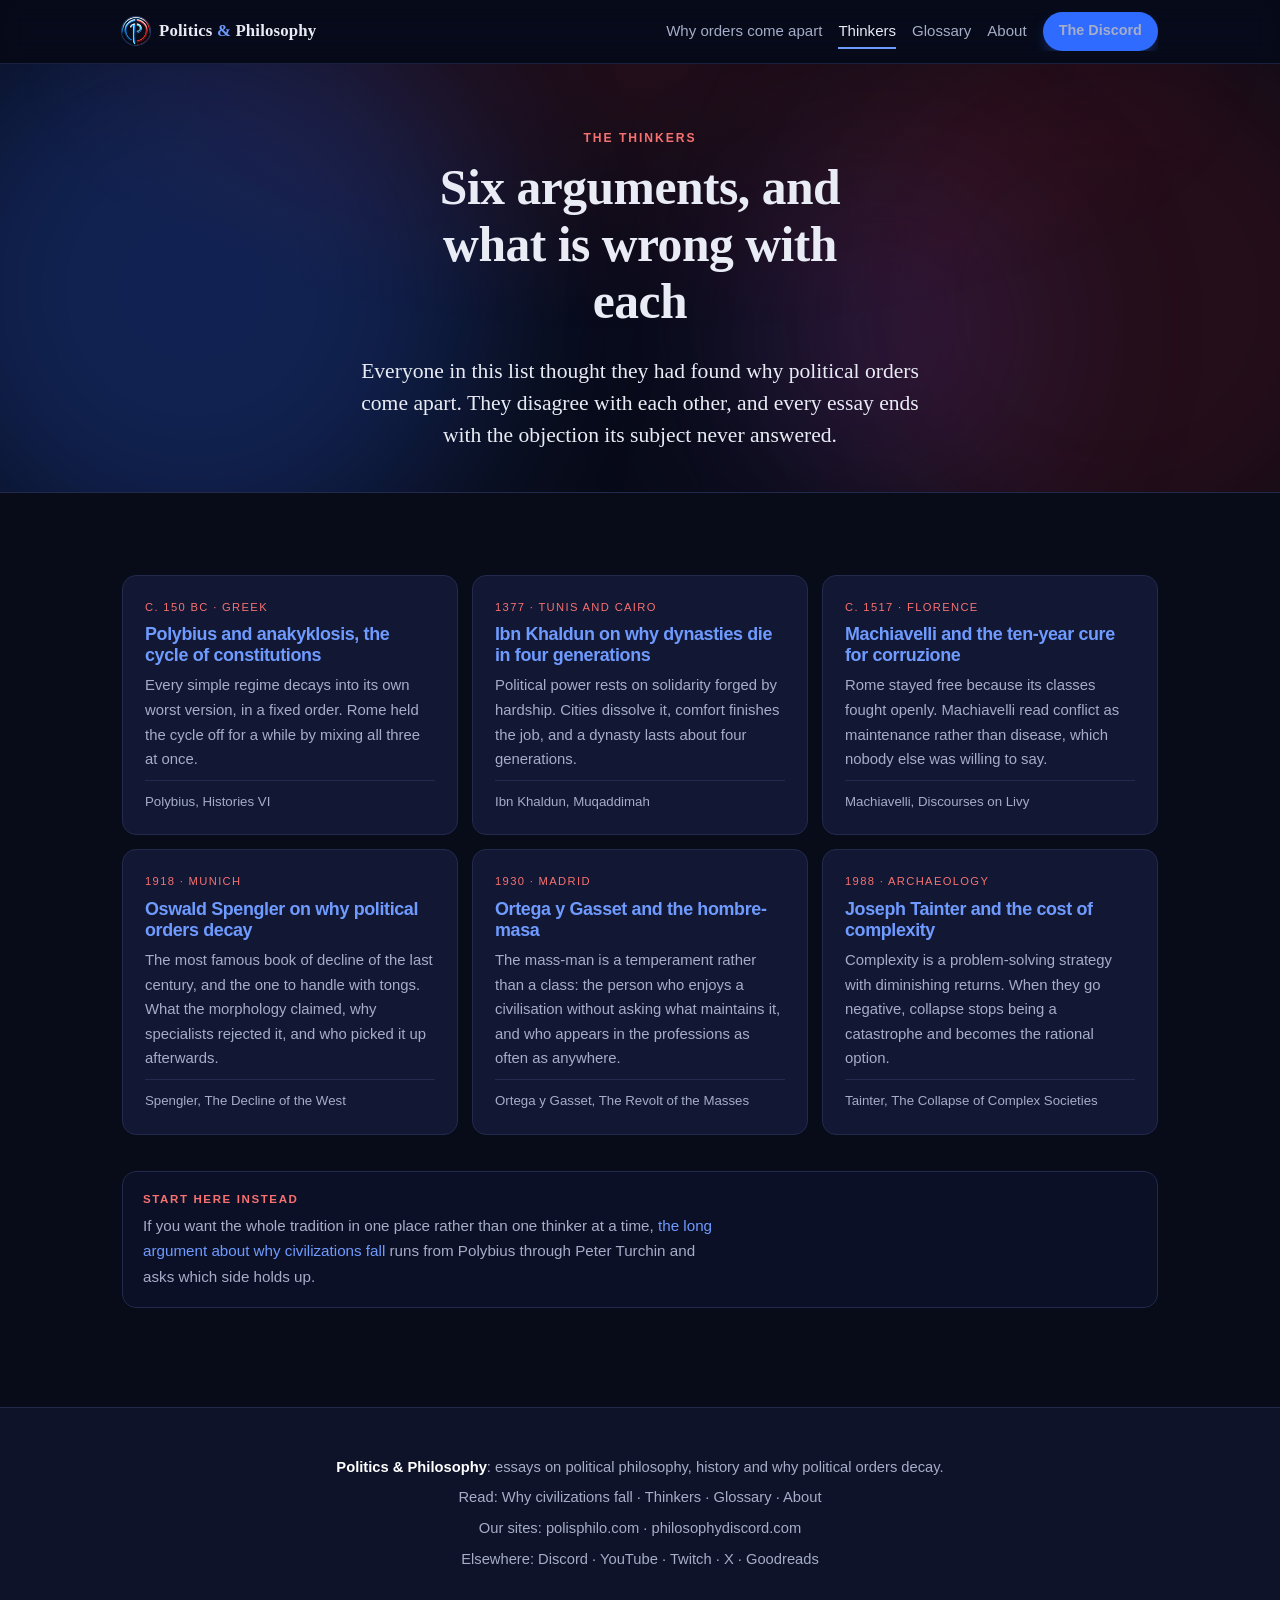
<file: thinkers/index.html>
<!doctype html>
<html lang="en">
<head>
<meta charset="utf-8">
<meta name="viewport" content="width=device-width, initial-scale=1">
<meta name="robots" content="index,follow,max-image-preview:large,max-snippet:-1">
<meta name="theme-color" content="#080b18">

<link rel="canonical" href="https://politicsphilosophy.com/thinkers/">

<title>The Thinkers: Six Arguments About Why Orders Decay</title>
<meta name="description" content="Polybius, Ibn Khaldun, Machiavelli, Spengler, Ortega y Gasset and Tainter, each on why political orders decay, with the strongest objection to each.">

<meta property="og:type" content="website">
<meta property="og:site_name" content="Politics &amp; Philosophy">
<meta property="og:url" content="https://politicsphilosophy.com/thinkers/">
<meta property="og:title" content="The Thinkers: Six Arguments About Why Orders Decay">
<meta property="og:description" content="Polybius, Ibn Khaldun, Machiavelli, Spengler, Ortega y Gasset and Tainter, each on why political orders decay, with the strongest objection to each.">
<meta property="og:image" content="https://politicsphilosophy.com/og.png">
<meta property="og:image:width" content="1200">
<meta property="og:image:height" content="630">
<meta name="twitter:card" content="summary_large_image">
<meta name="twitter:site" content="@polisphilo">
<meta name="twitter:title" content="The Thinkers: Six Arguments About Why Orders Decay">
<meta name="twitter:description" content="Polybius, Ibn Khaldun, Machiavelli, Spengler, Ortega y Gasset and Tainter, each on why political orders decay, with the strongest objection to each.">
<meta name="twitter:image" content="https://politicsphilosophy.com/og.png">

<link rel="icon" href="/favicon.ico" sizes="32x32">
<link rel="icon" href="/favicon-192.png" type="image/png" sizes="192x192">
<link rel="apple-touch-icon" href="/apple-touch-icon.png">
<link rel="manifest" href="/site.webmanifest">
<link rel="stylesheet" href="/style.css">
<script>document.documentElement.className += ' js';</script>
<script src="/app.js" defer></script>

<script type="application/ld+json">
{
 "@context": "https://schema.org",
 "@graph": [
  {
   "@type": "WebPage",
   "@id": "https://politicsphilosophy.com/thinkers/#page",
   "headline": "The Thinkers: Six Arguments About Why Orders Decay",
   "description": "Polybius, Ibn Khaldun, Machiavelli, Spengler, Ortega y Gasset and Tainter, each on why political orders decay, with the strongest objection to each.",
   "datePublished": "2026-08-13",
   "dateModified": "2026-08-13",
   "inLanguage": "en",
   "isPartOf": {
    "@id": "https://politicsphilosophy.com/#website"
   },
   "publisher": {
    "@id": "https://polisphilo.com/#org"
   },
   "author": {
    "@id": "https://polisphilo.com/#org"
   },
   "mainEntityOfPage": "https://politicsphilosophy.com/thinkers/"
  },
  {
   "@type": "WebSite",
   "@id": "https://politicsphilosophy.com/#website",
   "name": "Politics & Philosophy",
   "url": "https://politicsphilosophy.com/",
   "inLanguage": "en",
   "publisher": {
    "@id": "https://polisphilo.com/#org"
   }
  }
 ]
}
</script>
</head>
<body>
<nav class="topbar">
  <div class="topbar-in">
    <a class="brand" href="/"><img src="/mark.png" alt="" width="28" height="28"> <span>Politics <em>&amp;</em> Philosophy</span></a>
    <div class="site-links">
      <a href="/why-civilizations-fall/">Why orders come apart</a>
      <a href="/thinkers/" aria-current="page">Thinkers</a>
      <a href="/glossary/">Glossary</a>
      <a href="/about/">About</a>
      <a class="btn btn-sm" href="https://philosophydiscord.com/" rel="noopener">The Discord</a>
    </div>
  </div>
  <span class="progress"></span>
</nav>
<header class="masthead">
  <div class="aurora" aria-hidden="true"><i></i><i></i><i></i></div>
  <span class="kicker">The thinkers</span>
  <h1>Six arguments, and what is wrong with each</h1>
  <p class="standfirst">Everyone in this list thought they had found why political orders come apart. They disagree with each other, and every essay ends with the objection its subject never answered.</p>
</header>

<main>
  <section class="band">
    <div class="essays">
      <a class="essay" href="/thinkers/polybius/">
        <span class="era">c. 150 BC · Greek</span>
        <h3>Polybius and anakyklosis, the cycle of constitutions</h3>
        <p>Every simple regime decays into its own worst version, in a fixed order. Rome held the cycle off for a while by mixing all three at once.</p>
        <span class="who">Polybius, Histories VI</span>
      </a>
      <a class="essay" href="/thinkers/ibn-khaldun/">
        <span class="era">1377 · Tunis and Cairo</span>
        <h3>Ibn Khaldun on why dynasties die in four generations</h3>
        <p>Political power rests on solidarity forged by hardship. Cities dissolve it, comfort finishes the job, and a dynasty lasts about four generations.</p>
        <span class="who">Ibn Khaldun, Muqaddimah</span>
      </a>
      <a class="essay" href="/thinkers/machiavelli/">
        <span class="era">c. 1517 · Florence</span>
        <h3>Machiavelli and the ten-year cure for corruzione</h3>
        <p>Rome stayed free because its classes fought openly. Machiavelli read conflict as maintenance rather than disease, which nobody else was willing to say.</p>
        <span class="who">Machiavelli, Discourses on Livy</span>
      </a>
      <a class="essay" href="/thinkers/spengler/">
        <span class="era">1918 · Munich</span>
        <h3>Oswald Spengler on why political orders decay</h3>
        <p>The most famous book of decline of the last century, and the one to handle with tongs. What the morphology claimed, why specialists rejected it, and who picked it up afterwards.</p>
        <span class="who">Spengler, The Decline of the West</span>
      </a>
      <a class="essay" href="/thinkers/ortega-y-gasset/">
        <span class="era">1930 · Madrid</span>
        <h3>Ortega y Gasset and the hombre-masa</h3>
        <p>The mass-man is a temperament rather than a class: the person who enjoys a civilisation without asking what maintains it, and who appears in the professions as often as anywhere.</p>
        <span class="who">Ortega y Gasset, The Revolt of the Masses</span>
      </a>
      <a class="essay" href="/thinkers/tainter/">
        <span class="era">1988 · Archaeology</span>
        <h3>Joseph Tainter and the cost of complexity</h3>
        <p>Complexity is a problem-solving strategy with diminishing returns. When they go negative, collapse stops being a catastrophe and becomes the rational option.</p>
        <span class="who">Tainter, The Collapse of Complex Societies</span>
      </a>
    </div>
    <div class="aside" style="margin-top:36px">
      <h4>Start here instead</h4>
      <p>If you want the whole tradition in one place rather than one thinker at a time, <a href="/why-civilizations-fall/">the long argument about why civilizations fall</a> runs from Polybius through Peter Turchin and asks which side holds up.</p>
    </div>
  </section>
</main>

<footer class="foot">
  <p><strong>Politics &amp; Philosophy</strong>: essays on political philosophy, history and why political orders decay.</p>
  <p>Read: <a href="/why-civilizations-fall/">Why civilizations fall</a> ·
     <a href="/thinkers/">Thinkers</a> ·
     <a href="/glossary/">Glossary</a> ·
     <a href="/about/">About</a></p>
  <p>Our sites: <a href="https://polisphilo.com/">polisphilo.com</a> ·
     <a href="https://philosophydiscord.com/">philosophydiscord.com</a></p>
  <p>Elsewhere: <a href="https://discord.gg/RZgT4HBjCR" rel="noopener">Discord</a> ·
     <a href="https://www.youtube.com/@polisphilo" rel="noopener">YouTube</a> ·
     <a href="https://www.twitch.tv/polisphilo" rel="noopener">Twitch</a> ·
     <a href="https://x.com/polisphilo" rel="noopener">X</a> ·
     <a href="https://www.goodreads.com/group/show/7275049-politics-philosophy-book-club" rel="noopener">Goodreads</a></p>
</footer>

</body>
</html>
</file>
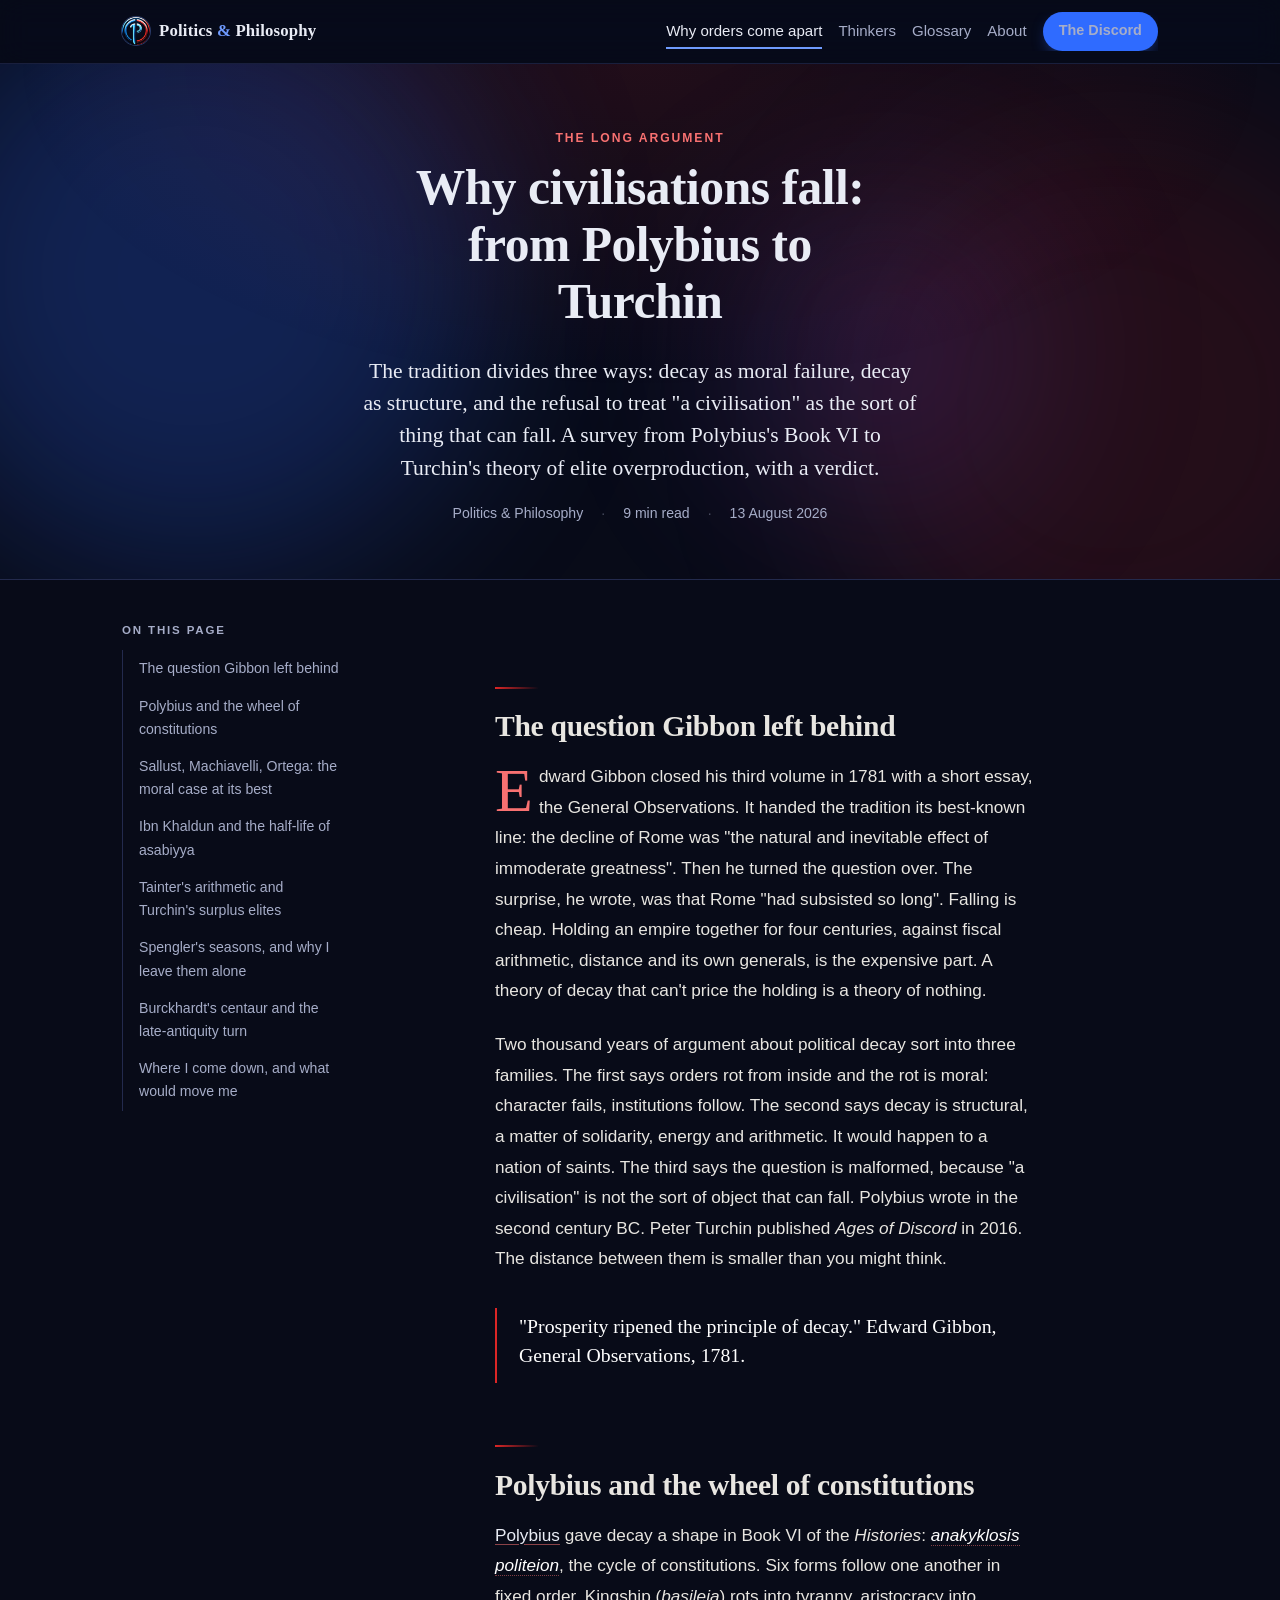
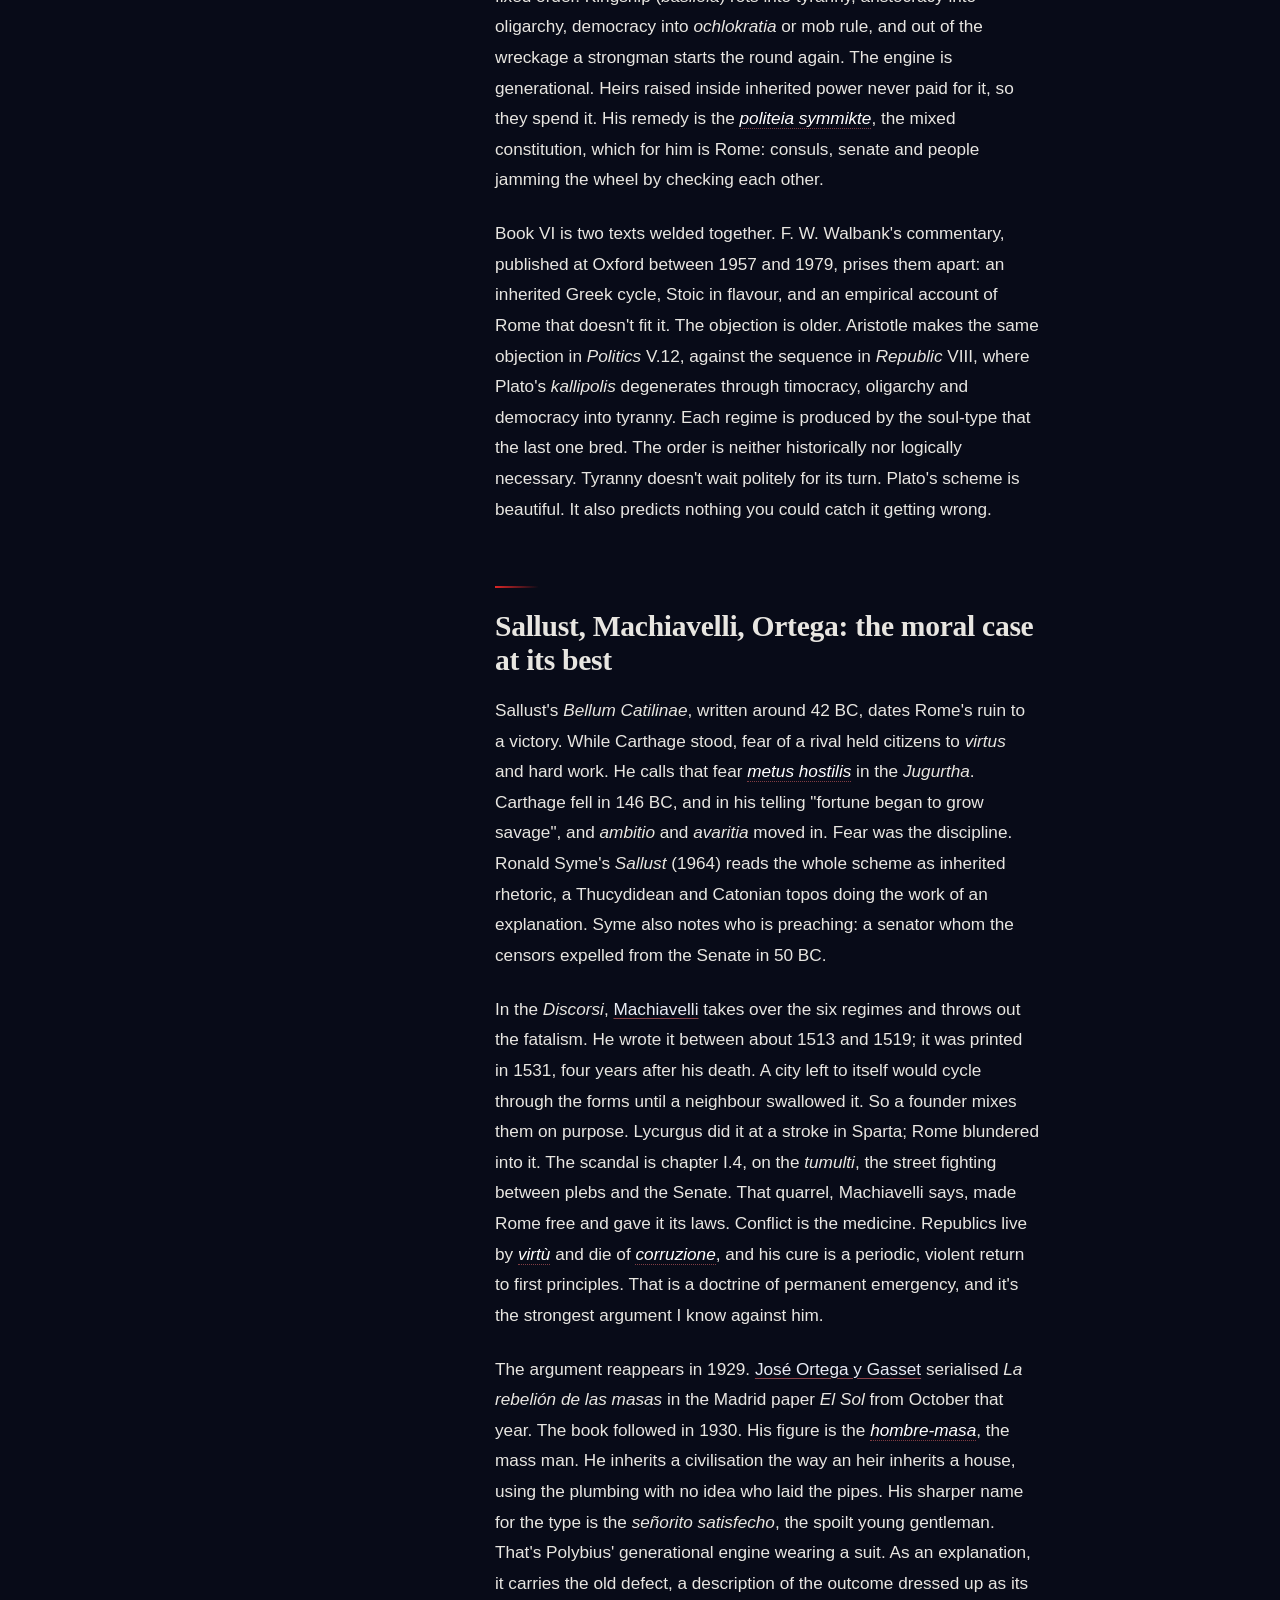
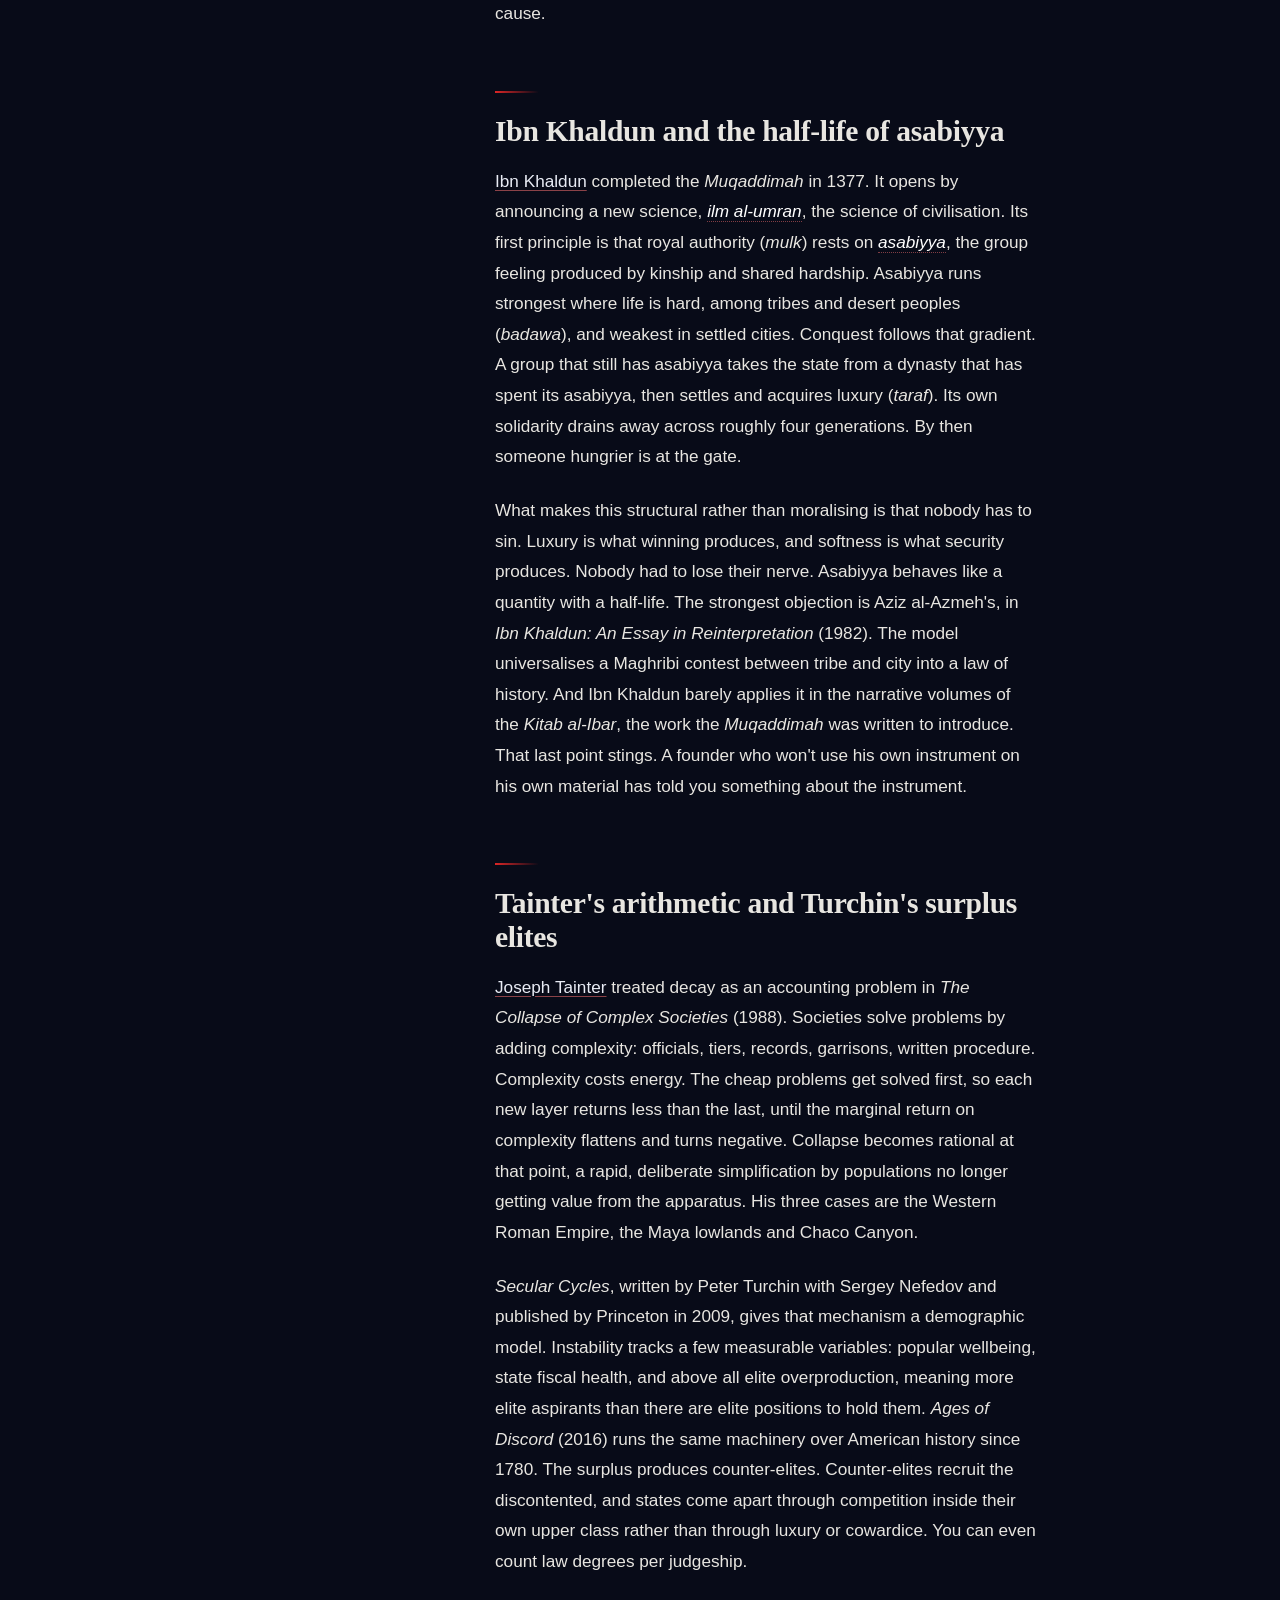
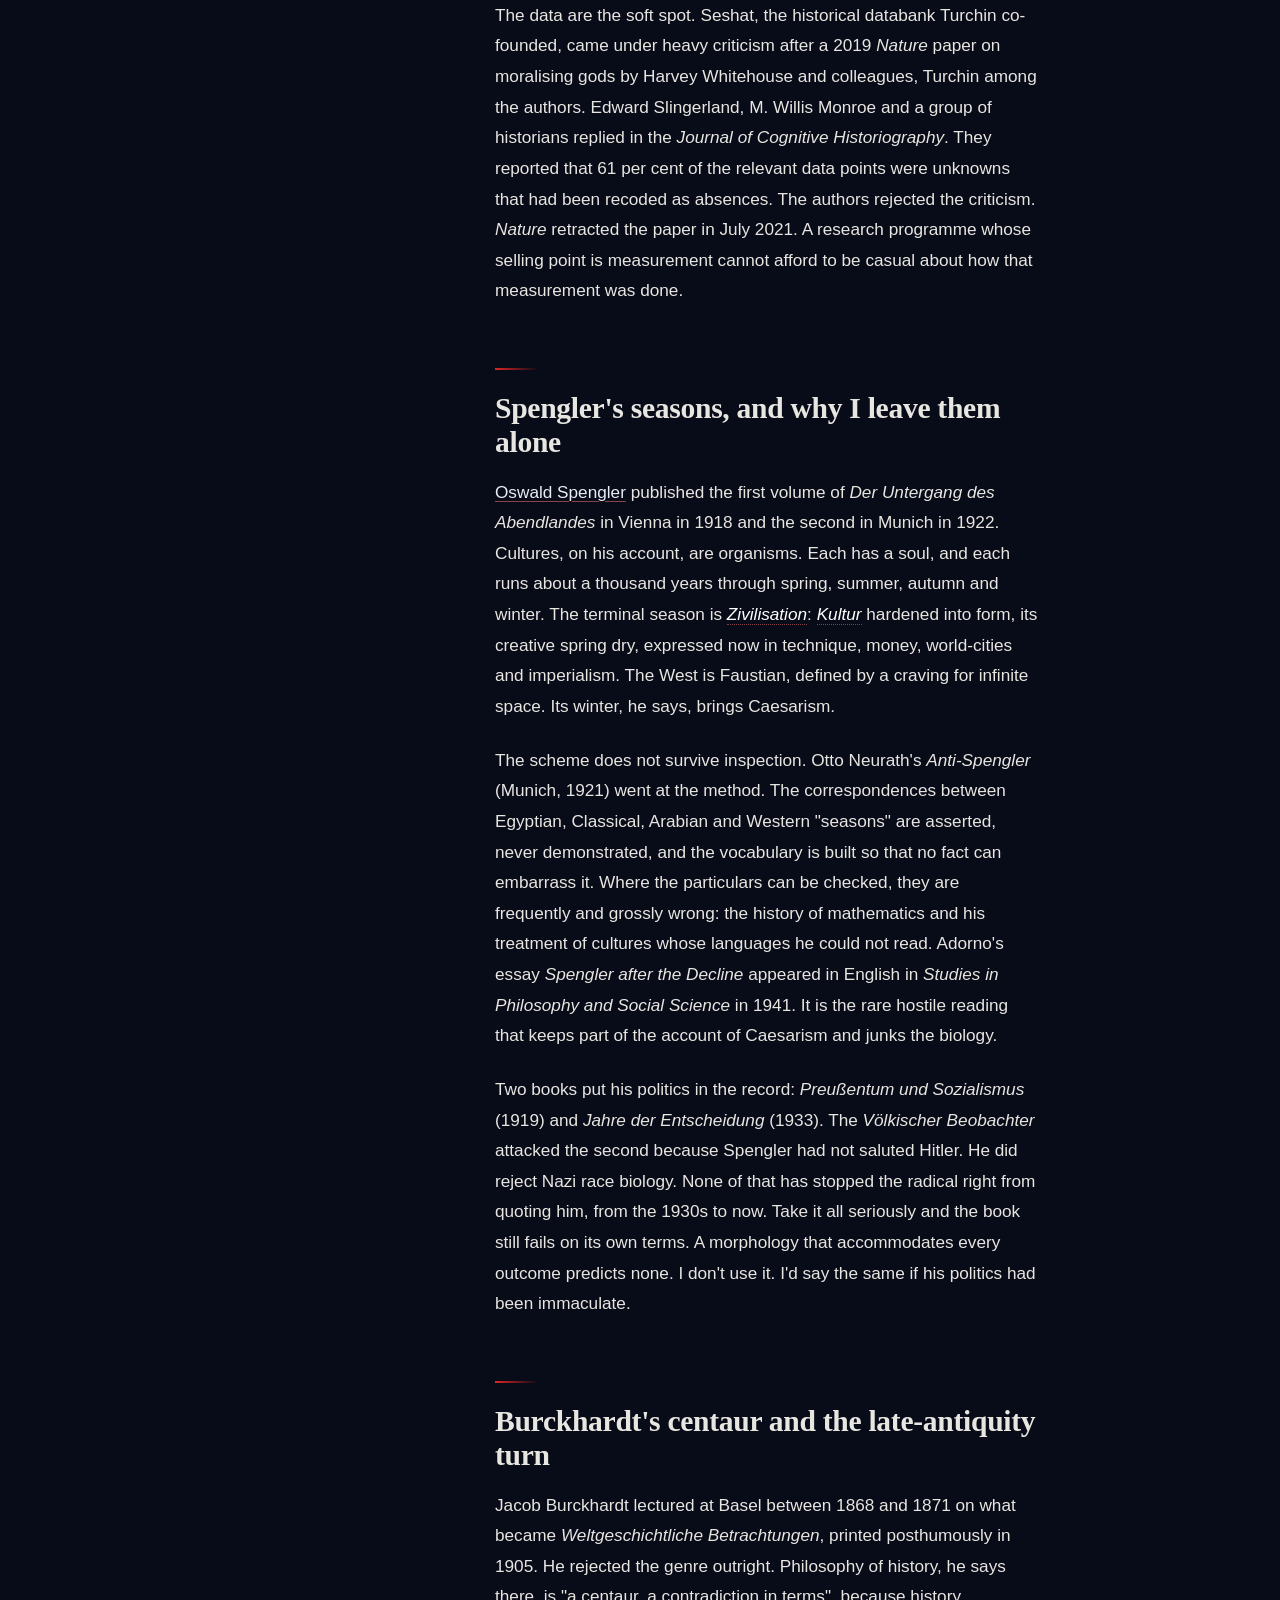
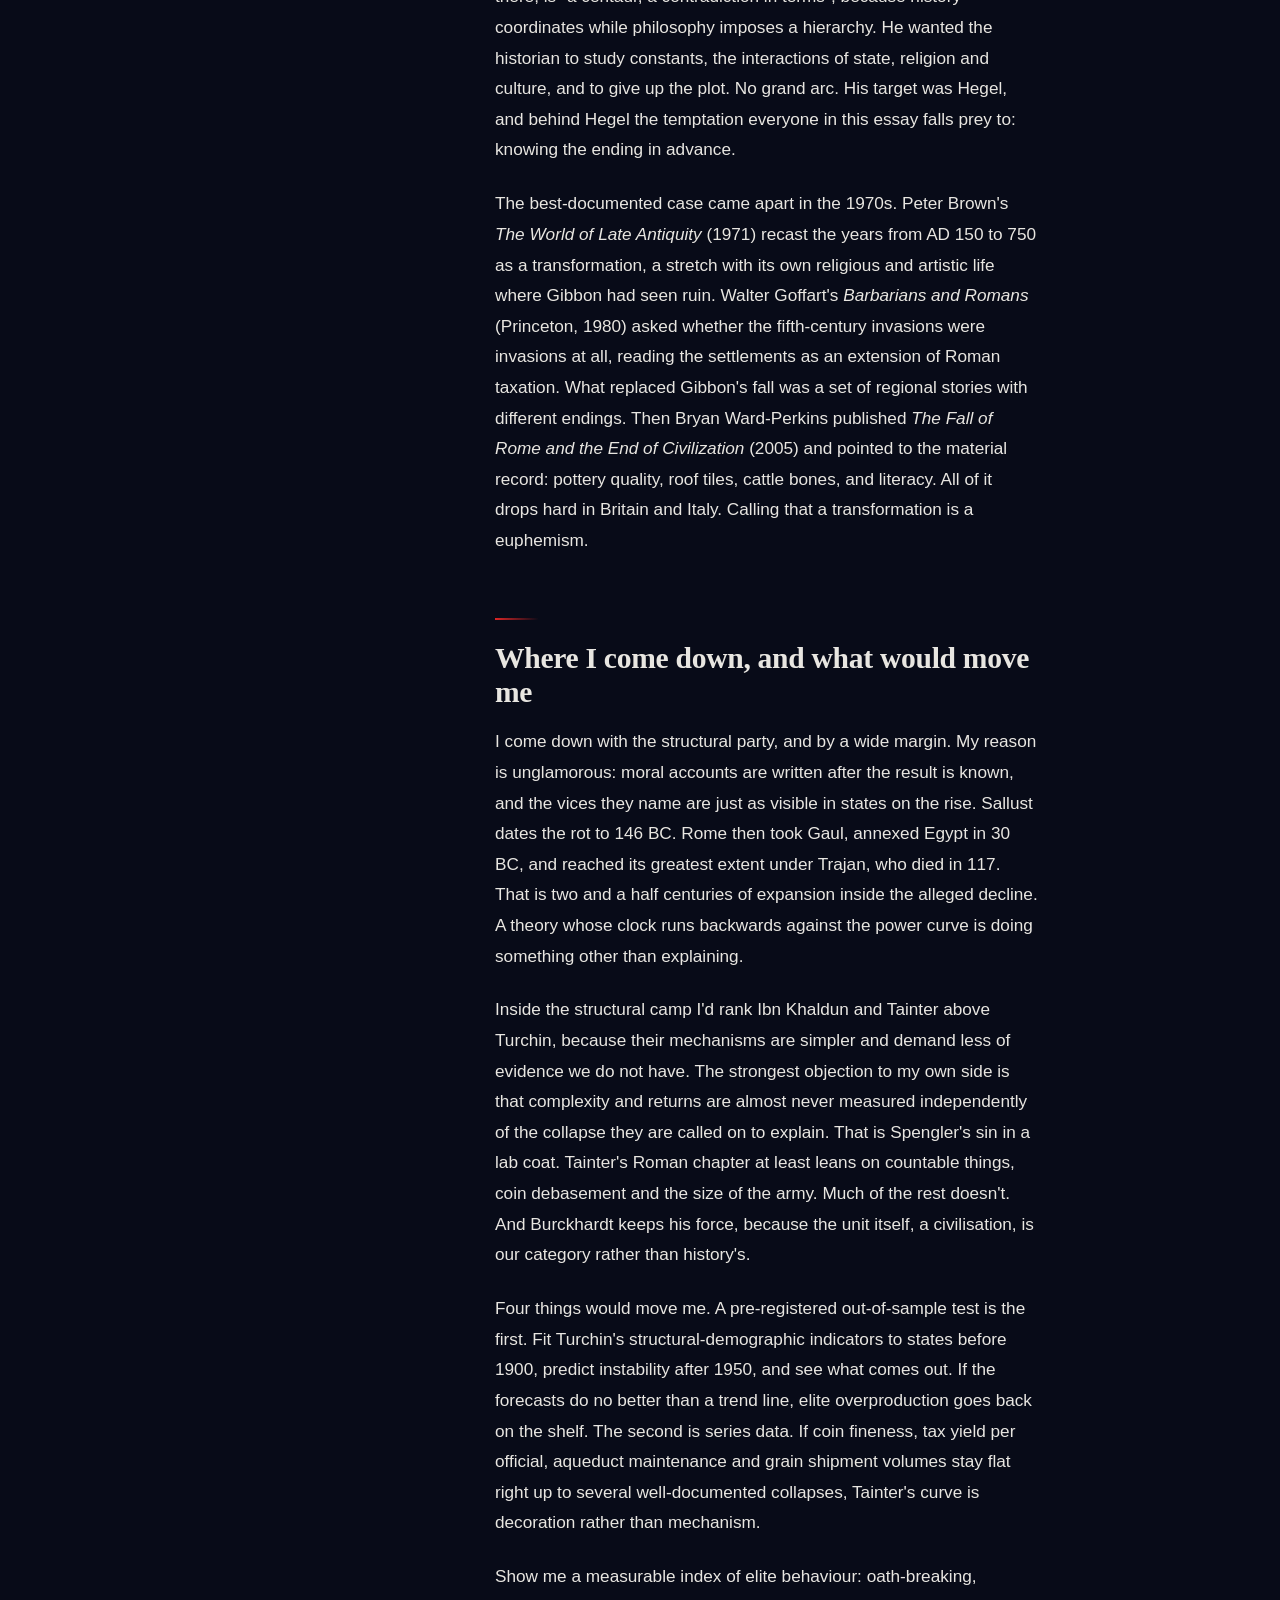
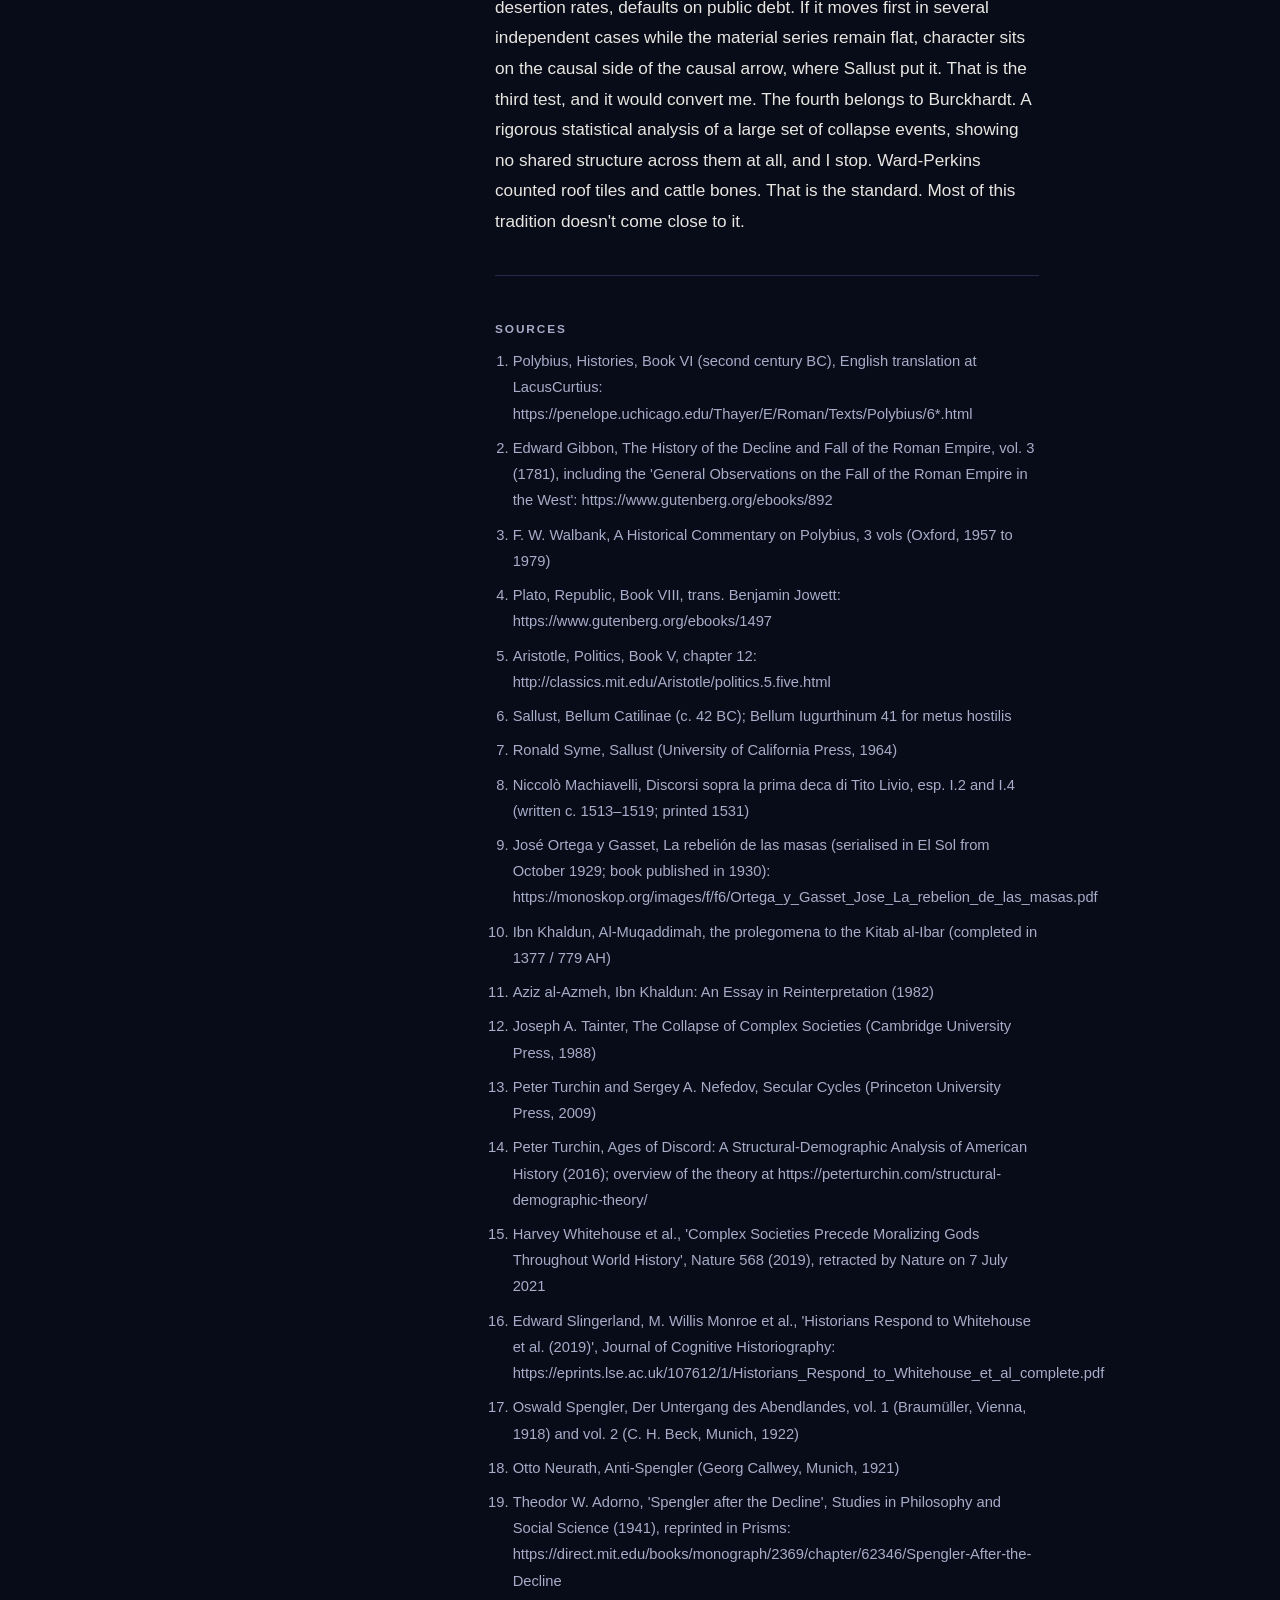
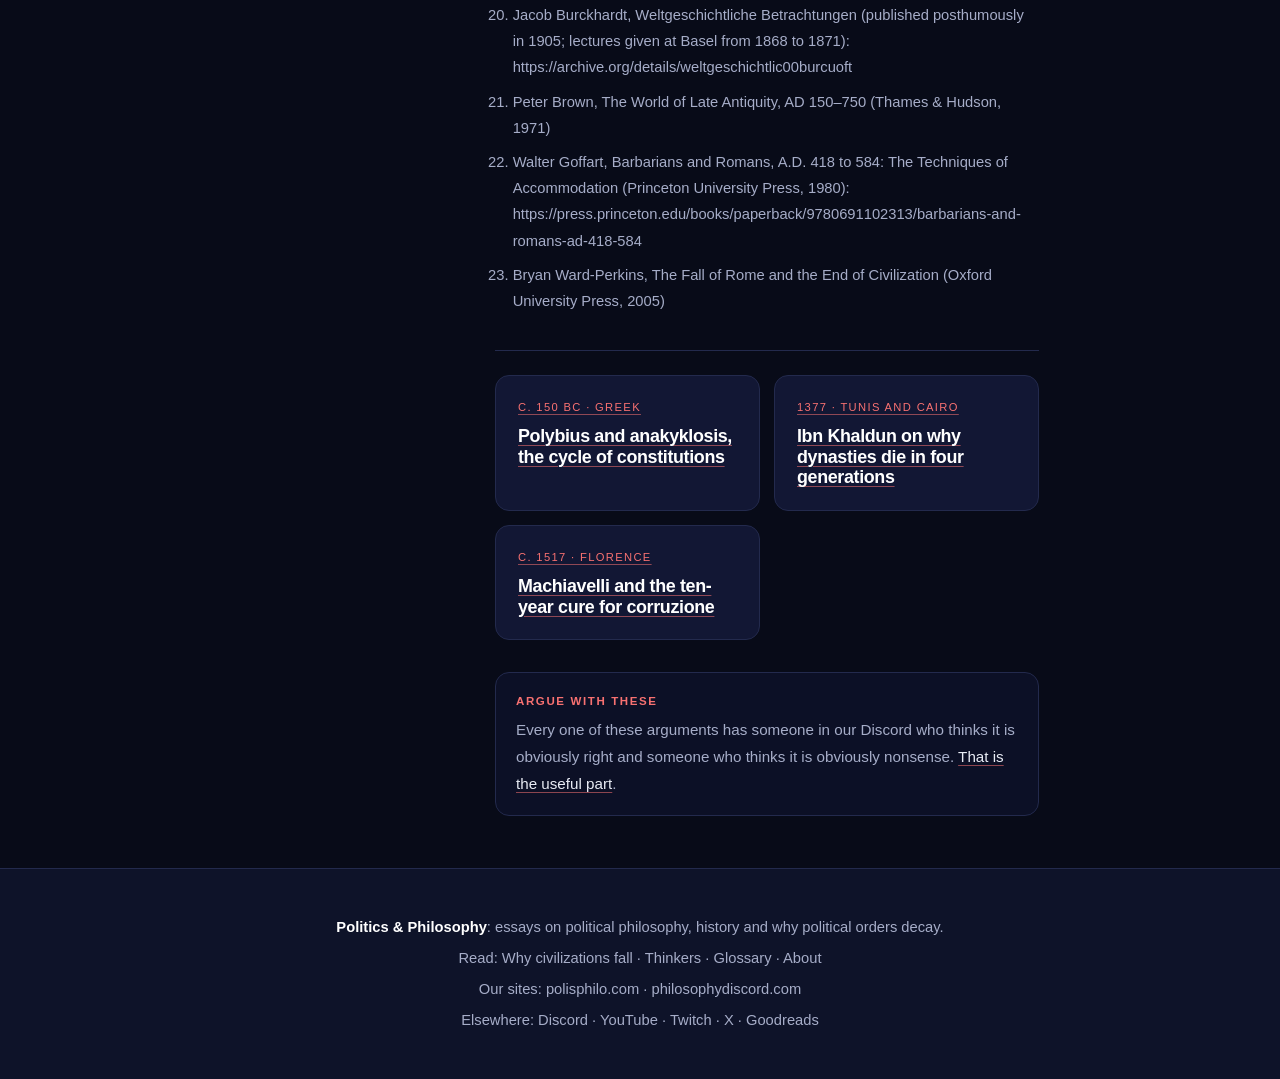
<file: why-civilizations-fall/index.html>
<!doctype html>
<html lang="en">
<head>
<meta charset="utf-8">
<meta name="viewport" content="width=device-width, initial-scale=1">
<meta name="robots" content="index,follow,max-image-preview:large,max-snippet:-1">
<meta name="theme-color" content="#080b18">

<link rel="canonical" href="https://politicsphilosophy.com/why-civilizations-fall/">

<title>Why civilisations fall: from Polybius to Turchin</title>
<meta name="description" content="Polybius, Ibn Khaldun, Machiavelli, Spengler, Tainter and Turchin on why political orders decay, and which of the three rival explanations actually survives.">

<meta property="og:type" content="article">
<meta property="og:site_name" content="Politics &amp; Philosophy">
<meta property="og:url" content="https://politicsphilosophy.com/why-civilizations-fall/">
<meta property="og:title" content="Why civilisations fall: from Polybius to Turchin">
<meta property="og:description" content="Polybius, Ibn Khaldun, Machiavelli, Spengler, Tainter and Turchin on why political orders decay, and which of the three rival explanations actually survives.">
<meta property="og:image" content="https://politicsphilosophy.com/og.png">
<meta property="og:image:width" content="1200">
<meta property="og:image:height" content="630">
<meta name="twitter:card" content="summary_large_image">
<meta name="twitter:site" content="@polisphilo">
<meta name="twitter:title" content="Why civilisations fall: from Polybius to Turchin">
<meta name="twitter:description" content="Polybius, Ibn Khaldun, Machiavelli, Spengler, Tainter and Turchin on why political orders decay, and which of the three rival explanations actually survives.">
<meta name="twitter:image" content="https://politicsphilosophy.com/og.png">

<link rel="icon" href="/favicon.ico" sizes="32x32">
<link rel="icon" href="/favicon-192.png" type="image/png" sizes="192x192">
<link rel="apple-touch-icon" href="/apple-touch-icon.png">
<link rel="manifest" href="/site.webmanifest">
<link rel="stylesheet" href="/style.css">
<script>document.documentElement.className += ' js';</script>
<script src="/app.js" defer></script>

<script type="application/ld+json">
{
 "@context": "https://schema.org",
 "@graph": [
  {
   "@type": "Article",
   "@id": "https://politicsphilosophy.com/why-civilizations-fall/#page",
   "headline": "Why civilisations fall: from Polybius to Turchin",
   "description": "Polybius, Ibn Khaldun, Machiavelli, Spengler, Tainter and Turchin on why political orders decay, and which of the three rival explanations actually survives.",
   "datePublished": "2026-08-13",
   "dateModified": "2026-08-13",
   "inLanguage": "en",
   "isPartOf": {
    "@id": "https://politicsphilosophy.com/#website"
   },
   "publisher": {
    "@id": "https://polisphilo.com/#org"
   },
   "author": {
    "@id": "https://polisphilo.com/#org"
   },
   "mainEntityOfPage": "https://politicsphilosophy.com/why-civilizations-fall/"
  },
  {
   "@type": "WebSite",
   "@id": "https://politicsphilosophy.com/#website",
   "name": "Politics & Philosophy",
   "url": "https://politicsphilosophy.com/",
   "inLanguage": "en",
   "publisher": {
    "@id": "https://polisphilo.com/#org"
   }
  },
  {
   "@type": "BreadcrumbList",
   "itemListElement": [
    {
     "@type": "ListItem",
     "position": 1,
     "name": "Home",
     "item": "https://politicsphilosophy.com/"
    },
    {
     "@type": "ListItem",
     "position": 2,
     "name": "Why civilisations fall: from Polybius to Turchin",
     "item": "https://politicsphilosophy.com/why-civilizations-fall/"
    }
   ]
  }
 ]
}
</script>
</head>
<body>
<nav class="topbar">
  <div class="topbar-in">
    <a class="brand" href="/"><img src="/mark.png" alt="" width="28" height="28"> <span>Politics <em>&amp;</em> Philosophy</span></a>
    <div class="site-links">
      <a href="/why-civilizations-fall/" aria-current="page">Why orders come apart</a>
      <a href="/thinkers/">Thinkers</a>
      <a href="/glossary/">Glossary</a>
      <a href="/about/">About</a>
      <a class="btn btn-sm" href="https://philosophydiscord.com/" rel="noopener">The Discord</a>
    </div>
  </div>
  <span class="progress"></span>
</nav>
<span class="readbar"></span>

<header class="masthead">
  <div class="aurora" aria-hidden="true"><i></i><i></i><i></i></div>
  <span class="kicker">The long argument</span>
  <h1>Why civilisations fall: from Polybius to Turchin</h1>
  <p class="standfirst">The tradition divides three ways: decay as moral failure, decay as structure, and the refusal to treat "a civilisation" as the sort of thing that can fall. A survey from Polybius's Book VI to Turchin's theory of elite overproduction, with a verdict.</p>
  <p class="byline">Politics &amp; Philosophy <span class="sep">·</span> 9 min read <span class="sep">·</span> <time datetime="2026-08-13">13 August 2026</time></p>
</header>

<main>
  <div class="essay-wrap">
    <nav class="toc" aria-label="On this page">
      <h2>On this page</h2>
      <ol>
      <li><a href="#the-question-gibbon-left-behind">The question Gibbon left behind</a></li>
      <li><a href="#polybius-and-the-wheel-of-constitutions">Polybius and the wheel of constitutions</a></li>
      <li><a href="#sallust-machiavelli-ortega-the-moral-case-at-its-best">Sallust, Machiavelli, Ortega: the moral case at its best</a></li>
      <li><a href="#ibn-khaldun-and-the-half-life-of-asabiyya">Ibn Khaldun and the half-life of asabiyya</a></li>
      <li><a href="#tainter-s-arithmetic-and-turchin-s-surplus-elites">Tainter&#x27;s arithmetic and Turchin&#x27;s surplus elites</a></li>
      <li><a href="#spengler-s-seasons-and-why-i-leave-them-alone">Spengler&#x27;s seasons, and why I leave them alone</a></li>
      <li><a href="#burckhardt-s-centaur-and-the-late-antiquity-turn">Burckhardt&#x27;s centaur and the late-antiquity turn</a></li>
      <li><a href="#where-i-come-down-and-what-would-move-me">Where I come down, and what would move me</a></li>
      </ol>
    </nav>

    <article class="prose">
      <h2 id="the-question-gibbon-left-behind">The question Gibbon left behind</h2>
      <p>Edward Gibbon closed his third volume in 1781 with a short essay, the General Observations. It handed the tradition its best-known line: the decline of Rome was "the natural and inevitable effect of immoderate greatness". Then he turned the question over. The surprise, he wrote, was that Rome "had subsisted so long". Falling is cheap. Holding an empire together for four centuries, against fiscal arithmetic, distance and its own generals, is the expensive part. A theory of decay that can't price the holding is a theory of nothing.</p>
      <p>Two thousand years of argument about political decay sort into three families. The first says orders rot from inside and the rot is moral: character fails, institutions follow. The second says decay is structural, a matter of solidarity, energy and arithmetic. It would happen to a nation of saints. The third says the question is malformed, because "a civilisation" is not the sort of object that can fall. Polybius wrote in the second century BC. Peter Turchin published <em>Ages of Discord</em> in 2016. The distance between them is smaller than you might think.</p>
      <blockquote><p>&quot;Prosperity ripened the principle of decay.&quot; Edward Gibbon, General Observations, 1781.</p></blockquote>
      <h2 id="polybius-and-the-wheel-of-constitutions">Polybius and the wheel of constitutions</h2>
      <p><a href="/thinkers/polybius/">Polybius</a> gave decay a shape in Book VI of the <em>Histories</em>: <span class="term">anakyklosis politeion</span>, the cycle of constitutions. Six forms follow one another in fixed order. Kingship (<em>basileia</em>) rots into tyranny, aristocracy into oligarchy, democracy into <em>ochlokratia</em> or mob rule, and out of the wreckage a strongman starts the round again. The engine is generational. Heirs raised inside inherited power never paid for it, so they spend it. His remedy is the <span class="term">politeia symmikte</span>, the mixed constitution, which for him is Rome: consuls, senate and people jamming the wheel by checking each other.</p>
      <p>Book VI is two texts welded together. F. W. Walbank's commentary, published at Oxford between 1957 and 1979, prises them apart: an inherited Greek cycle, Stoic in flavour, and an empirical account of Rome that doesn't fit it. The objection is older. Aristotle makes the same objection in <em>Politics</em> V.12, against the sequence in <em>Republic</em> VIII, where Plato's <em>kallipolis</em> degenerates through timocracy, oligarchy and democracy into tyranny. Each regime is produced by the soul-type that the last one bred. The order is neither historically nor logically necessary. Tyranny doesn't wait politely for its turn. Plato's scheme is beautiful. It also predicts nothing you could catch it getting wrong.</p>
      <h2 id="sallust-machiavelli-ortega-the-moral-case-at-its-best">Sallust, Machiavelli, Ortega: the moral case at its best</h2>
      <p>Sallust's <em>Bellum Catilinae</em>, written around 42 BC, dates Rome's ruin to a victory. While Carthage stood, fear of a rival held citizens to <em>virtus</em> and hard work. He calls that fear <span class="term">metus hostilis</span> in the <em>Jugurtha</em>. Carthage fell in 146 BC, and in his telling "fortune began to grow savage", and <em>ambitio</em> and <em>avaritia</em> moved in. Fear was the discipline. Ronald Syme's <em>Sallust</em> (1964) reads the whole scheme as inherited rhetoric, a Thucydidean and Catonian topos doing the work of an explanation. Syme also notes who is preaching: a senator whom the censors expelled from the Senate in 50 BC.</p>
      <p>In the <em>Discorsi</em>, <a href="/thinkers/machiavelli/">Machiavelli</a> takes over the six regimes and throws out the fatalism. He wrote it between about 1513 and 1519; it was printed in 1531, four years after his death. A city left to itself would cycle through the forms until a neighbour swallowed it. So a founder mixes them on purpose. Lycurgus did it at a stroke in Sparta; Rome blundered into it. The scandal is chapter I.4, on the <em>tumulti</em>, the street fighting between plebs and the Senate. That quarrel, Machiavelli says, made Rome free and gave it its laws. Conflict is the medicine. Republics live by <span class="term">virtù</span> and die of <span class="term">corruzione</span>, and his cure is a periodic, violent return to first principles. That is a doctrine of permanent emergency, and it's the strongest argument I know against him.</p>
      <p>The argument reappears in 1929. <a href="/thinkers/ortega-y-gasset/">José Ortega y Gasset</a> serialised <em>La rebelión de las masas</em> in the Madrid paper <em>El Sol</em> from October that year. The book followed in 1930. His figure is the <span class="term">hombre-masa</span>, the mass man. He inherits a civilisation the way an heir inherits a house, using the plumbing with no idea who laid the pipes. His sharper name for the type is the <em>señorito satisfecho</em>, the spoilt young gentleman. That's Polybius' generational engine wearing a suit. As an explanation, it carries the old defect, a description of the outcome dressed up as its cause.</p>
      <h2 id="ibn-khaldun-and-the-half-life-of-asabiyya">Ibn Khaldun and the half-life of asabiyya</h2>
      <p><a href="/thinkers/ibn-khaldun/">Ibn Khaldun</a> completed the <em>Muqaddimah</em> in 1377. It opens by announcing a new science, <span class="term">ilm al-umran</span>, the science of civilisation. Its first principle is that royal authority (<em>mulk</em>) rests on <span class="term">asabiyya</span>, the group feeling produced by kinship and shared hardship. Asabiyya runs strongest where life is hard, among tribes and desert peoples (<em>badawa</em>), and weakest in settled cities. Conquest follows that gradient. A group that still has asabiyya takes the state from a dynasty that has spent its asabiyya, then settles and acquires luxury (<em>taraf</em>). Its own solidarity drains away across roughly four generations. By then someone hungrier is at the gate.</p>
      <p>What makes this structural rather than moralising is that nobody has to sin. Luxury is what winning produces, and softness is what security produces. Nobody had to lose their nerve. Asabiyya behaves like a quantity with a half-life. The strongest objection is Aziz al-Azmeh's, in <em>Ibn Khaldun: An Essay in Reinterpretation</em> (1982). The model universalises a Maghribi contest between tribe and city into a law of history. And Ibn Khaldun barely applies it in the narrative volumes of the <em>Kitab al-Ibar</em>, the work the <em>Muqaddimah</em> was written to introduce. That last point stings. A founder who won't use his own instrument on his own material has told you something about the instrument.</p>
      <h2 id="tainter-s-arithmetic-and-turchin-s-surplus-elites">Tainter&#x27;s arithmetic and Turchin&#x27;s surplus elites</h2>
      <p><a href="/thinkers/tainter/">Joseph Tainter</a> treated decay as an accounting problem in <em>The Collapse of Complex Societies</em> (1988). Societies solve problems by adding complexity: officials, tiers, records, garrisons, written procedure. Complexity costs energy. The cheap problems get solved first, so each new layer returns less than the last, until the marginal return on complexity flattens and turns negative. Collapse becomes rational at that point, a rapid, deliberate simplification by populations no longer getting value from the apparatus. His three cases are the Western Roman Empire, the Maya lowlands and Chaco Canyon.</p>
      <p><em>Secular Cycles</em>, written by Peter Turchin with Sergey Nefedov and published by Princeton in 2009, gives that mechanism a demographic model. Instability tracks a few measurable variables: popular wellbeing, state fiscal health, and above all elite overproduction, meaning more elite aspirants than there are elite positions to hold them. <em>Ages of Discord</em> (2016) runs the same machinery over American history since 1780. The surplus produces counter-elites. Counter-elites recruit the discontented, and states come apart through competition inside their own upper class rather than through luxury or cowardice. You can even count law degrees per judgeship.</p>
      <p>The data are the soft spot. Seshat, the historical databank Turchin co-founded, came under heavy criticism after a 2019 <em>Nature</em> paper on moralising gods by Harvey Whitehouse and colleagues, Turchin among the authors. Edward Slingerland, M. Willis Monroe and a group of historians replied in the <em>Journal of Cognitive Historiography</em>. They reported that 61 per cent of the relevant data points were unknowns that had been recoded as absences. The authors rejected the criticism. <em>Nature</em> retracted the paper in July 2021. A research programme whose selling point is measurement cannot afford to be casual about how that measurement was done.</p>
      <h2 id="spengler-s-seasons-and-why-i-leave-them-alone">Spengler&#x27;s seasons, and why I leave them alone</h2>
      <p><a href="/thinkers/spengler/">Oswald Spengler</a> published the first volume of <em>Der Untergang des Abendlandes</em> in Vienna in 1918 and the second in Munich in 1922. Cultures, on his account, are organisms. Each has a soul, and each runs about a thousand years through spring, summer, autumn and winter. The terminal season is <span class="term">Zivilisation</span>: <span class="term">Kultur</span> hardened into form, its creative spring dry, expressed now in technique, money, world-cities and imperialism. The West is Faustian, defined by a craving for infinite space. Its winter, he says, brings Caesarism.</p>
      <p>The scheme does not survive inspection. Otto Neurath's <em>Anti-Spengler</em> (Munich, 1921) went at the method. The correspondences between Egyptian, Classical, Arabian and Western "seasons" are asserted, never demonstrated, and the vocabulary is built so that no fact can embarrass it. Where the particulars can be checked, they are frequently and grossly wrong: the history of mathematics and his treatment of cultures whose languages he could not read. Adorno's essay <em>Spengler after the Decline</em> appeared in English in <em>Studies in Philosophy and Social Science</em> in 1941. It is the rare hostile reading that keeps part of the account of Caesarism and junks the biology.</p>
      <p>Two books put his politics in the record: <em>Preußentum und Sozialismus</em> (1919) and <em>Jahre der Entscheidung</em> (1933). The <em>Völkischer Beobachter</em> attacked the second because Spengler had not saluted Hitler. He did reject Nazi race biology. None of that has stopped the radical right from quoting him, from the 1930s to now. Take it all seriously and the book still fails on its own terms. A morphology that accommodates every outcome predicts none. I don't use it. I'd say the same if his politics had been immaculate.</p>
      <h2 id="burckhardt-s-centaur-and-the-late-antiquity-turn">Burckhardt&#x27;s centaur and the late-antiquity turn</h2>
      <p>Jacob Burckhardt lectured at Basel between 1868 and 1871 on what became <em>Weltgeschichtliche Betrachtungen</em>, printed posthumously in 1905. He rejected the genre outright. Philosophy of history, he says there, is "a centaur, a contradiction in terms", because history coordinates while philosophy imposes a hierarchy. He wanted the historian to study constants, the interactions of state, religion and culture, and to give up the plot. No grand arc. His target was Hegel, and behind Hegel the temptation everyone in this essay falls prey to: knowing the ending in advance.</p>
      <p>The best-documented case came apart in the 1970s. Peter Brown's <em>The World of Late Antiquity</em> (1971) recast the years from AD 150 to 750 as a transformation, a stretch with its own religious and artistic life where Gibbon had seen ruin. Walter Goffart's <em>Barbarians and Romans</em> (Princeton, 1980) asked whether the fifth-century invasions were invasions at all, reading the settlements as an extension of Roman taxation. What replaced Gibbon's fall was a set of regional stories with different endings. Then Bryan Ward-Perkins published <em>The Fall of Rome and the End of Civilization</em> (2005) and pointed to the material record: pottery quality, roof tiles, cattle bones, and literacy. All of it drops hard in Britain and Italy. Calling that a transformation is a euphemism.</p>
      <h2 id="where-i-come-down-and-what-would-move-me">Where I come down, and what would move me</h2>
      <p>I come down with the structural party, and by a wide margin. My reason is unglamorous: moral accounts are written after the result is known, and the vices they name are just as visible in states on the rise. Sallust dates the rot to 146 BC. Rome then took Gaul, annexed Egypt in 30 BC, and reached its greatest extent under Trajan, who died in 117. That is two and a half centuries of expansion inside the alleged decline. A theory whose clock runs backwards against the power curve is doing something other than explaining.</p>
      <p>Inside the structural camp I'd rank Ibn Khaldun and Tainter above Turchin, because their mechanisms are simpler and demand less of evidence we do not have. The strongest objection to my own side is that complexity and returns are almost never measured independently of the collapse they are called on to explain. That is Spengler's sin in a lab coat. Tainter's Roman chapter at least leans on countable things, coin debasement and the size of the army. Much of the rest doesn't. And Burckhardt keeps his force, because the unit itself, a civilisation, is our category rather than history's.</p>
      <p>Four things would move me. A pre-registered out-of-sample test is the first. Fit Turchin's structural-demographic indicators to states before 1900, predict instability after 1950, and see what comes out. If the forecasts do no better than a trend line, elite overproduction goes back on the shelf. The second is series data. If coin fineness, tax yield per official, aqueduct maintenance and grain shipment volumes stay flat right up to several well-documented collapses, Tainter's curve is decoration rather than mechanism.</p>
      <p>Show me a measurable index of elite behaviour: oath-breaking, desertion rates, defaults on public debt. If it moves first in several independent cases while the material series remain flat, character sits on the causal side of the causal arrow, where Sallust put it. That is the third test, and it would convert me. The fourth belongs to Burckhardt. A rigorous statistical analysis of a large set of collapse events, showing no shared structure across them at all, and I stop. Ward-Perkins counted roof tiles and cattle bones. That is the standard. Most of this tradition doesn't come close to it.</p>

    <div class="sources">
      <h2>Sources</h2>
      <ol>
      <li>Polybius, Histories, Book VI (second century BC), English translation at LacusCurtius: https://penelope.uchicago.edu/Thayer/E/Roman/Texts/Polybius/6*.html</li>
      <li>Edward Gibbon, The History of the Decline and Fall of the Roman Empire, vol. 3 (1781), including the &#x27;General Observations on the Fall of the Roman Empire in the West&#x27;: https://www.gutenberg.org/ebooks/892</li>
      <li>F. W. Walbank, A Historical Commentary on Polybius, 3 vols (Oxford, 1957 to 1979)</li>
      <li>Plato, Republic, Book VIII, trans. Benjamin Jowett: https://www.gutenberg.org/ebooks/1497</li>
      <li>Aristotle, Politics, Book V, chapter 12: http://classics.mit.edu/Aristotle/politics.5.five.html</li>
      <li>Sallust, Bellum Catilinae (c. 42 BC); Bellum Iugurthinum 41 for metus hostilis</li>
      <li>Ronald Syme, Sallust (University of California Press, 1964)</li>
      <li>Niccolò Machiavelli, Discorsi sopra la prima deca di Tito Livio, esp. I.2 and I.4 (written c. 1513–1519; printed 1531)</li>
      <li>José Ortega y Gasset, La rebelión de las masas (serialised in El Sol from October 1929; book published in 1930): https://monoskop.org/images/f/f6/Ortega_y_Gasset_Jose_La_rebelion_de_las_masas.pdf</li>
      <li>Ibn Khaldun, Al-Muqaddimah, the prolegomena to the Kitab al-Ibar (completed in 1377 / 779 AH)</li>
      <li>Aziz al-Azmeh, Ibn Khaldun: An Essay in Reinterpretation (1982)</li>
      <li>Joseph A. Tainter, The Collapse of Complex Societies (Cambridge University Press, 1988)</li>
      <li>Peter Turchin and Sergey A. Nefedov, Secular Cycles (Princeton University Press, 2009)</li>
      <li>Peter Turchin, Ages of Discord: A Structural-Demographic Analysis of American History (2016); overview of the theory at https://peterturchin.com/structural-demographic-theory/</li>
      <li>Harvey Whitehouse et al., &#x27;Complex Societies Precede Moralizing Gods Throughout World History&#x27;, Nature 568 (2019), retracted by Nature on 7 July 2021</li>
      <li>Edward Slingerland, M. Willis Monroe et al., &#x27;Historians Respond to Whitehouse et al. (2019)&#x27;, Journal of Cognitive Historiography: https://eprints.lse.ac.uk/107612/1/Historians_Respond_to_Whitehouse_et_al_complete.pdf</li>
      <li>Oswald Spengler, Der Untergang des Abendlandes, vol. 1 (Braumüller, Vienna, 1918) and vol. 2 (C. H. Beck, Munich, 1922)</li>
      <li>Otto Neurath, Anti-Spengler (Georg Callwey, Munich, 1921)</li>
      <li>Theodor W. Adorno, &#x27;Spengler after the Decline&#x27;, Studies in Philosophy and Social Science (1941), reprinted in Prisms: https://direct.mit.edu/books/monograph/2369/chapter/62346/Spengler-After-the-Decline</li>
      <li>Jacob Burckhardt, Weltgeschichtliche Betrachtungen (published posthumously in 1905; lectures given at Basel from 1868 to 1871): https://archive.org/details/weltgeschichtlic00burcuoft</li>
      <li>Peter Brown, The World of Late Antiquity, AD 150–750 (Thames &amp; Hudson, 1971)</li>
      <li>Walter Goffart, Barbarians and Romans, A.D. 418 to 584: The Techniques of Accommodation (Princeton University Press, 1980): https://press.princeton.edu/books/paperback/9780691102313/barbarians-and-romans-ad-418-584</li>
      <li>Bryan Ward-Perkins, The Fall of Rome and the End of Civilization (Oxford University Press, 2005)</li>
      </ol>
    </div>

    <div class="next-read">
      <a class="essay" href="/thinkers/polybius/"><span class="era">c. 150 BC · Greek</span><h3>Polybius and anakyklosis, the cycle of constitutions</h3></a>
      <a class="essay" href="/thinkers/ibn-khaldun/"><span class="era">1377 · Tunis and Cairo</span><h3>Ibn Khaldun on why dynasties die in four generations</h3></a>
      <a class="essay" href="/thinkers/machiavelli/"><span class="era">c. 1517 · Florence</span><h3>Machiavelli and the ten-year cure for corruzione</h3></a>
    </div>

    <div class="aside" style="margin-top:32px">
      <h4>Argue with these</h4>
      <p>Every one of these arguments has someone in our Discord who thinks it is obviously right and someone who thinks it is obviously nonsense. <a href="https://philosophydiscord.com/">That is the useful part</a>.</p>
    </div>
    </article>
  </div>
</main>

<footer class="foot">
  <p><strong>Politics &amp; Philosophy</strong>: essays on political philosophy, history and why political orders decay.</p>
  <p>Read: <a href="/why-civilizations-fall/">Why civilizations fall</a> ·
     <a href="/thinkers/">Thinkers</a> ·
     <a href="/glossary/">Glossary</a> ·
     <a href="/about/">About</a></p>
  <p>Our sites: <a href="https://polisphilo.com/">polisphilo.com</a> ·
     <a href="https://philosophydiscord.com/">philosophydiscord.com</a></p>
  <p>Elsewhere: <a href="https://discord.gg/RZgT4HBjCR" rel="noopener">Discord</a> ·
     <a href="https://www.youtube.com/@polisphilo" rel="noopener">YouTube</a> ·
     <a href="https://www.twitch.tv/polisphilo" rel="noopener">Twitch</a> ·
     <a href="https://x.com/polisphilo" rel="noopener">X</a> ·
     <a href="https://www.goodreads.com/group/show/7275049-politics-philosophy-book-club" rel="noopener">Goodreads</a></p>
</footer>

</body>
</html>
</file>
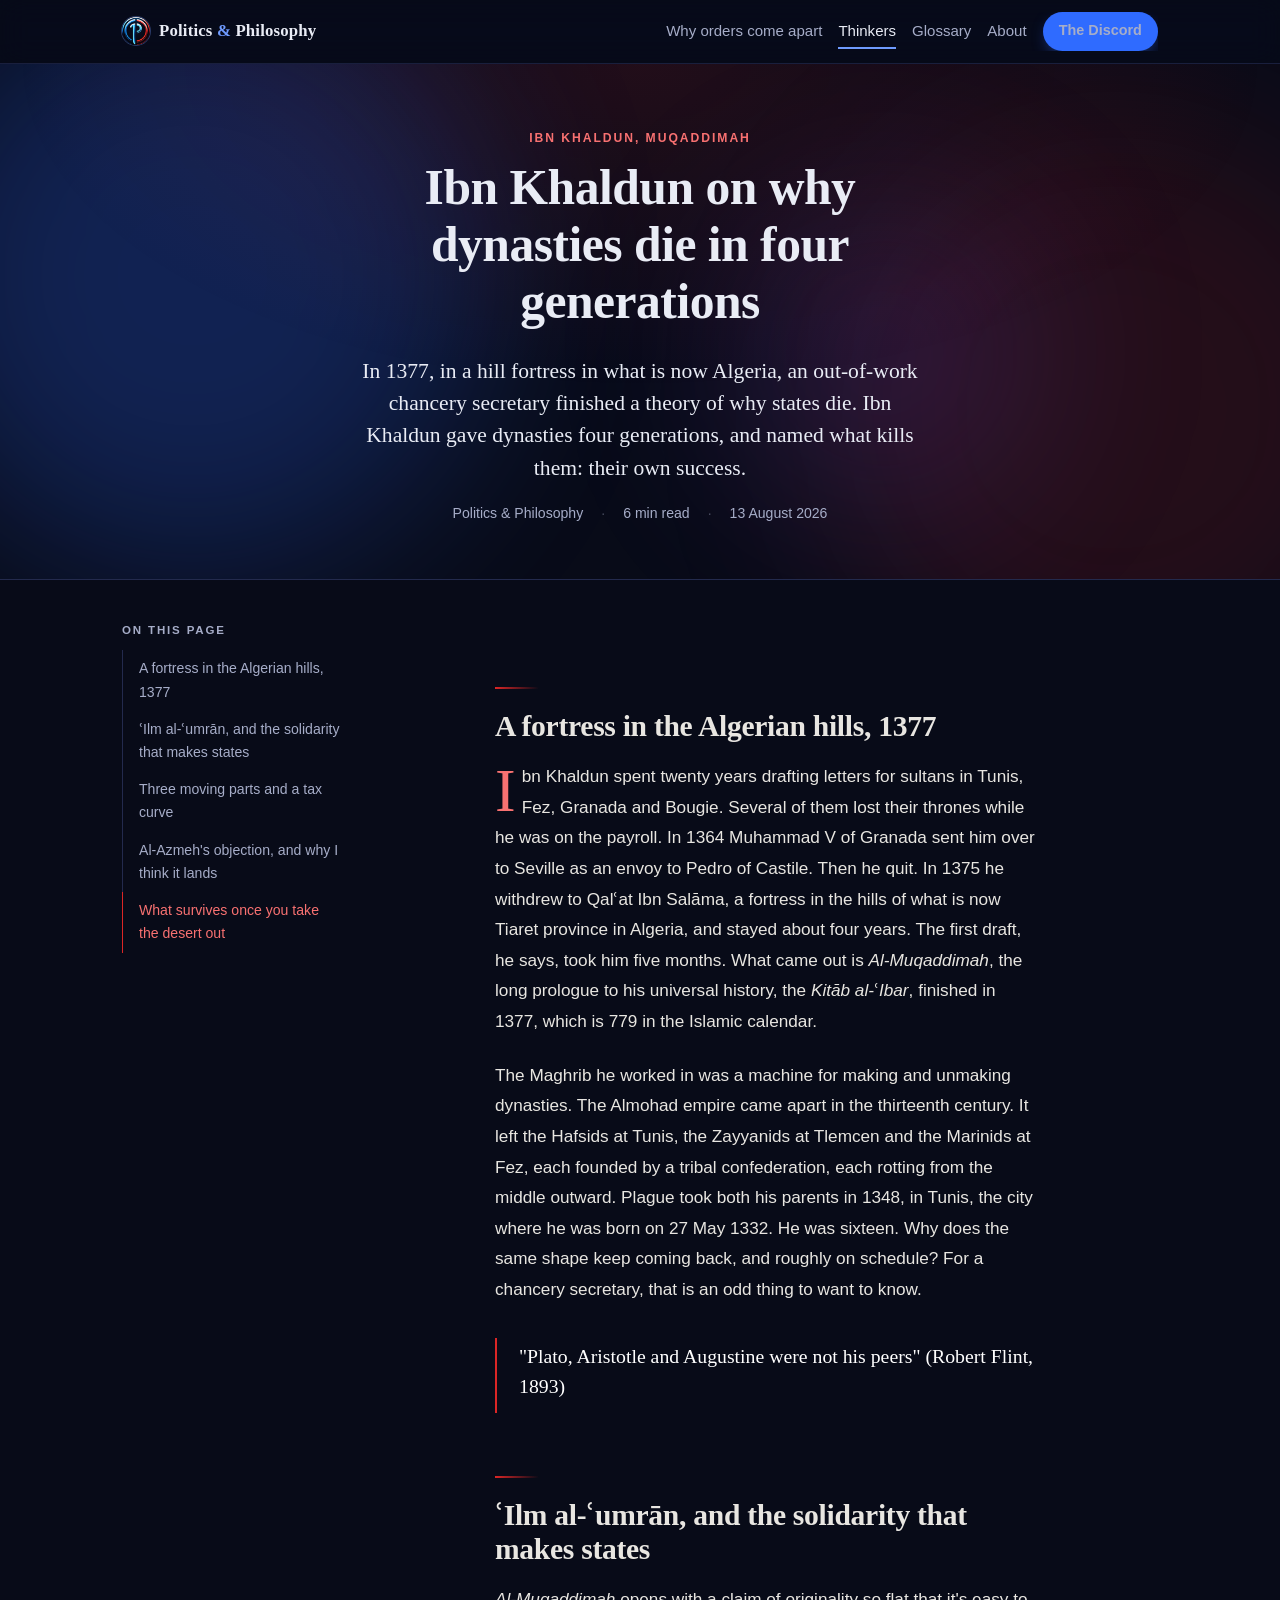
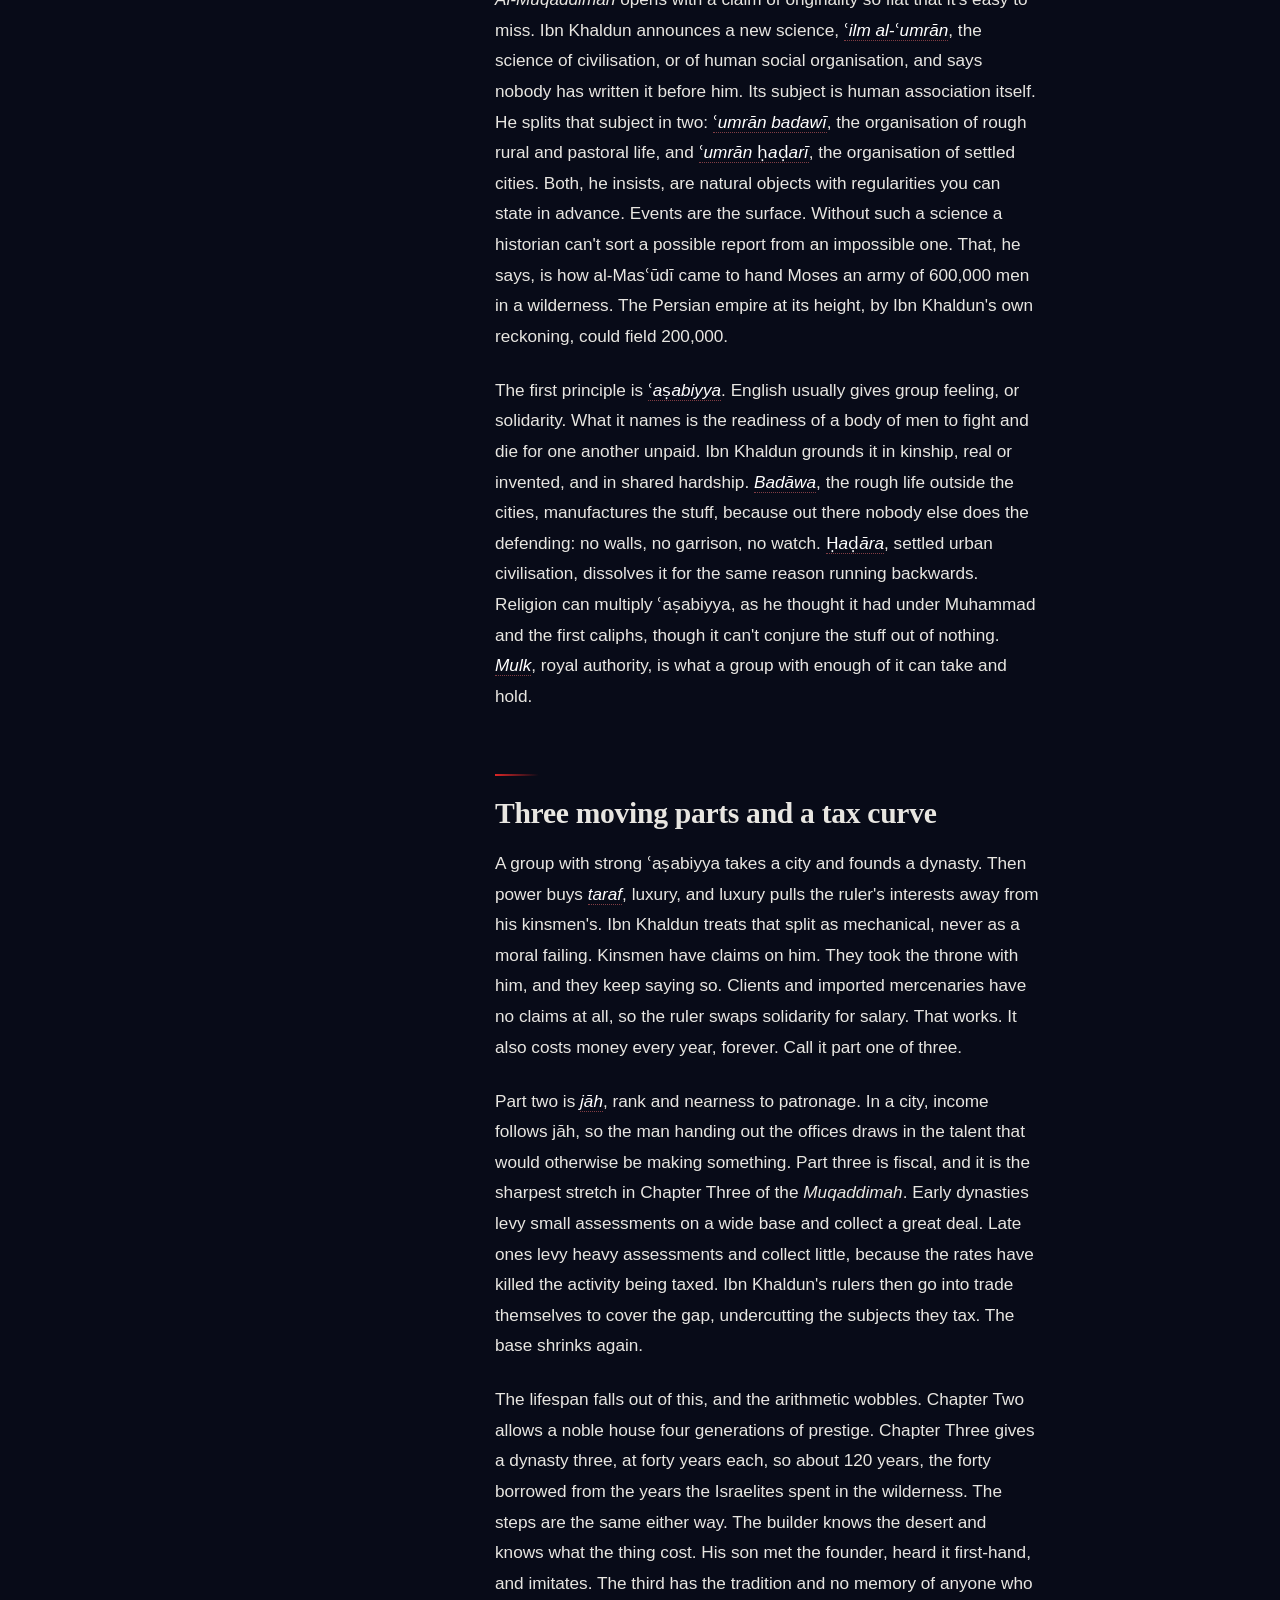
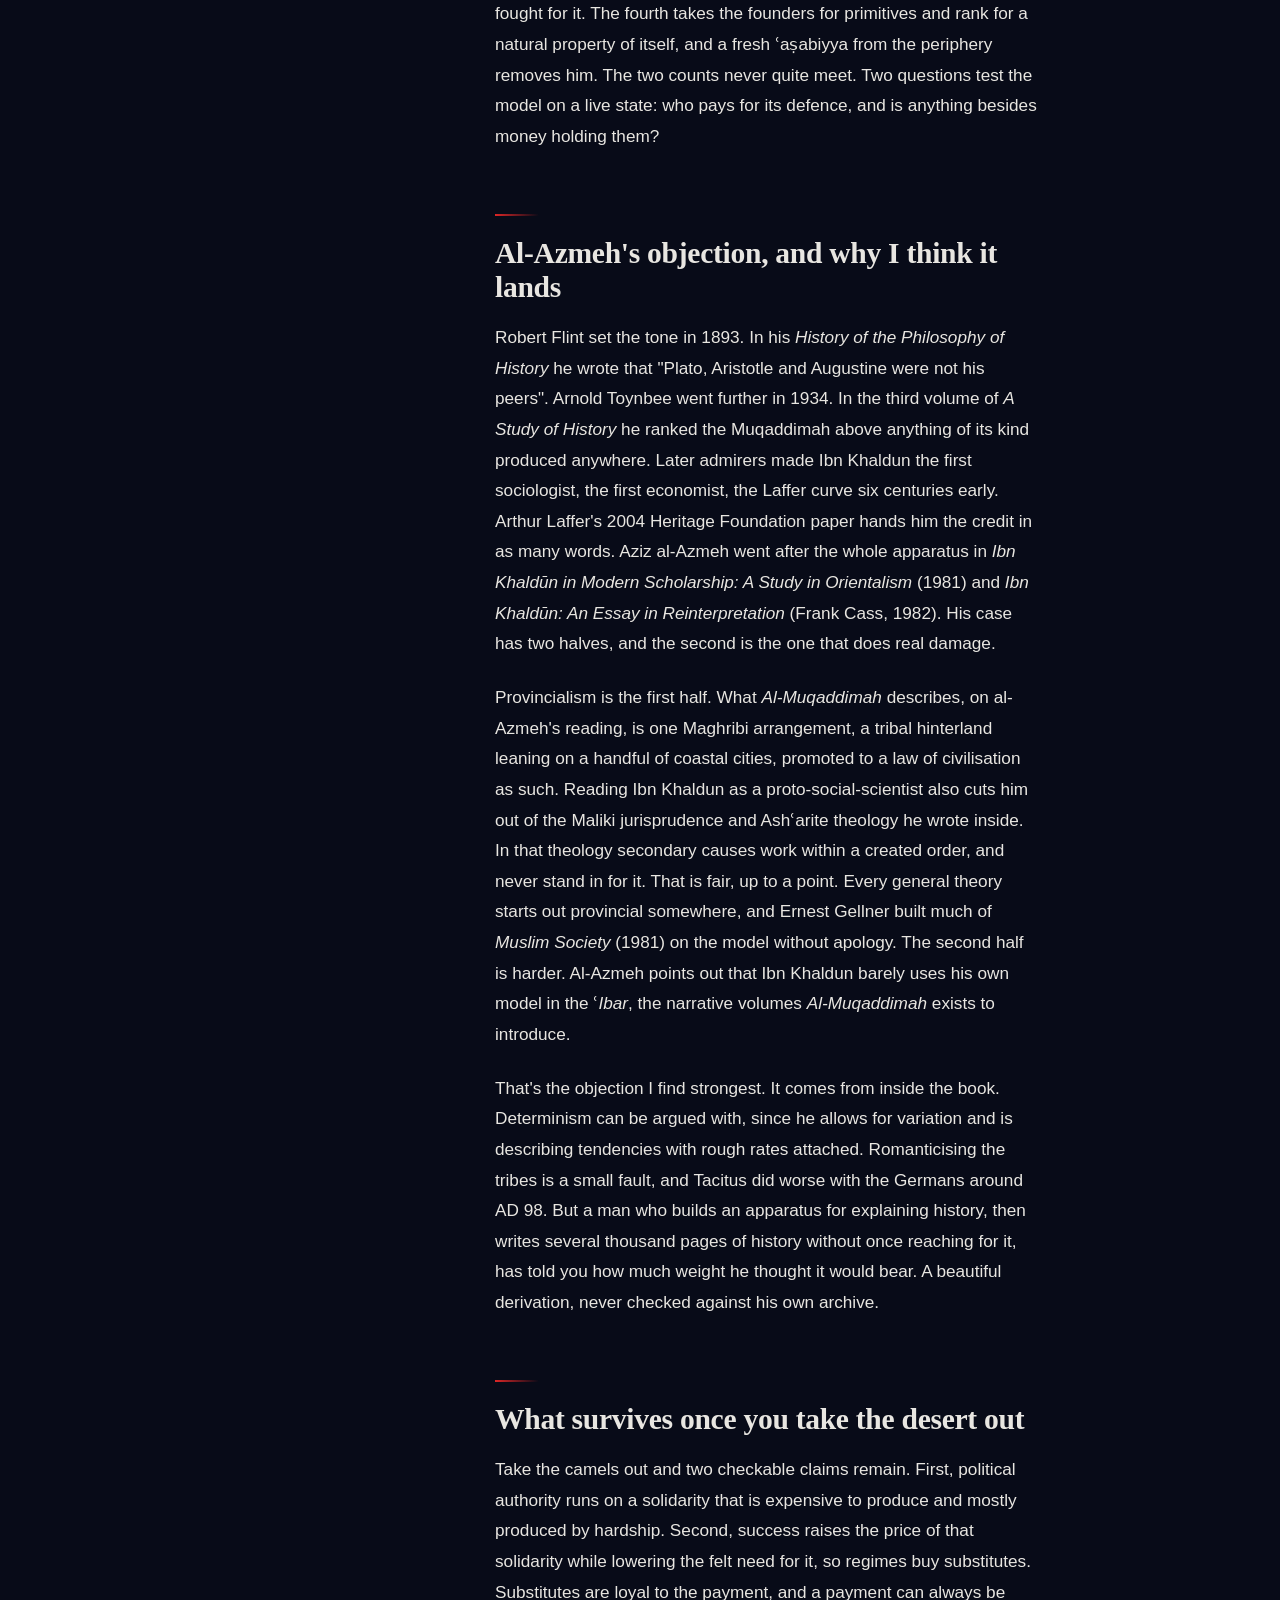
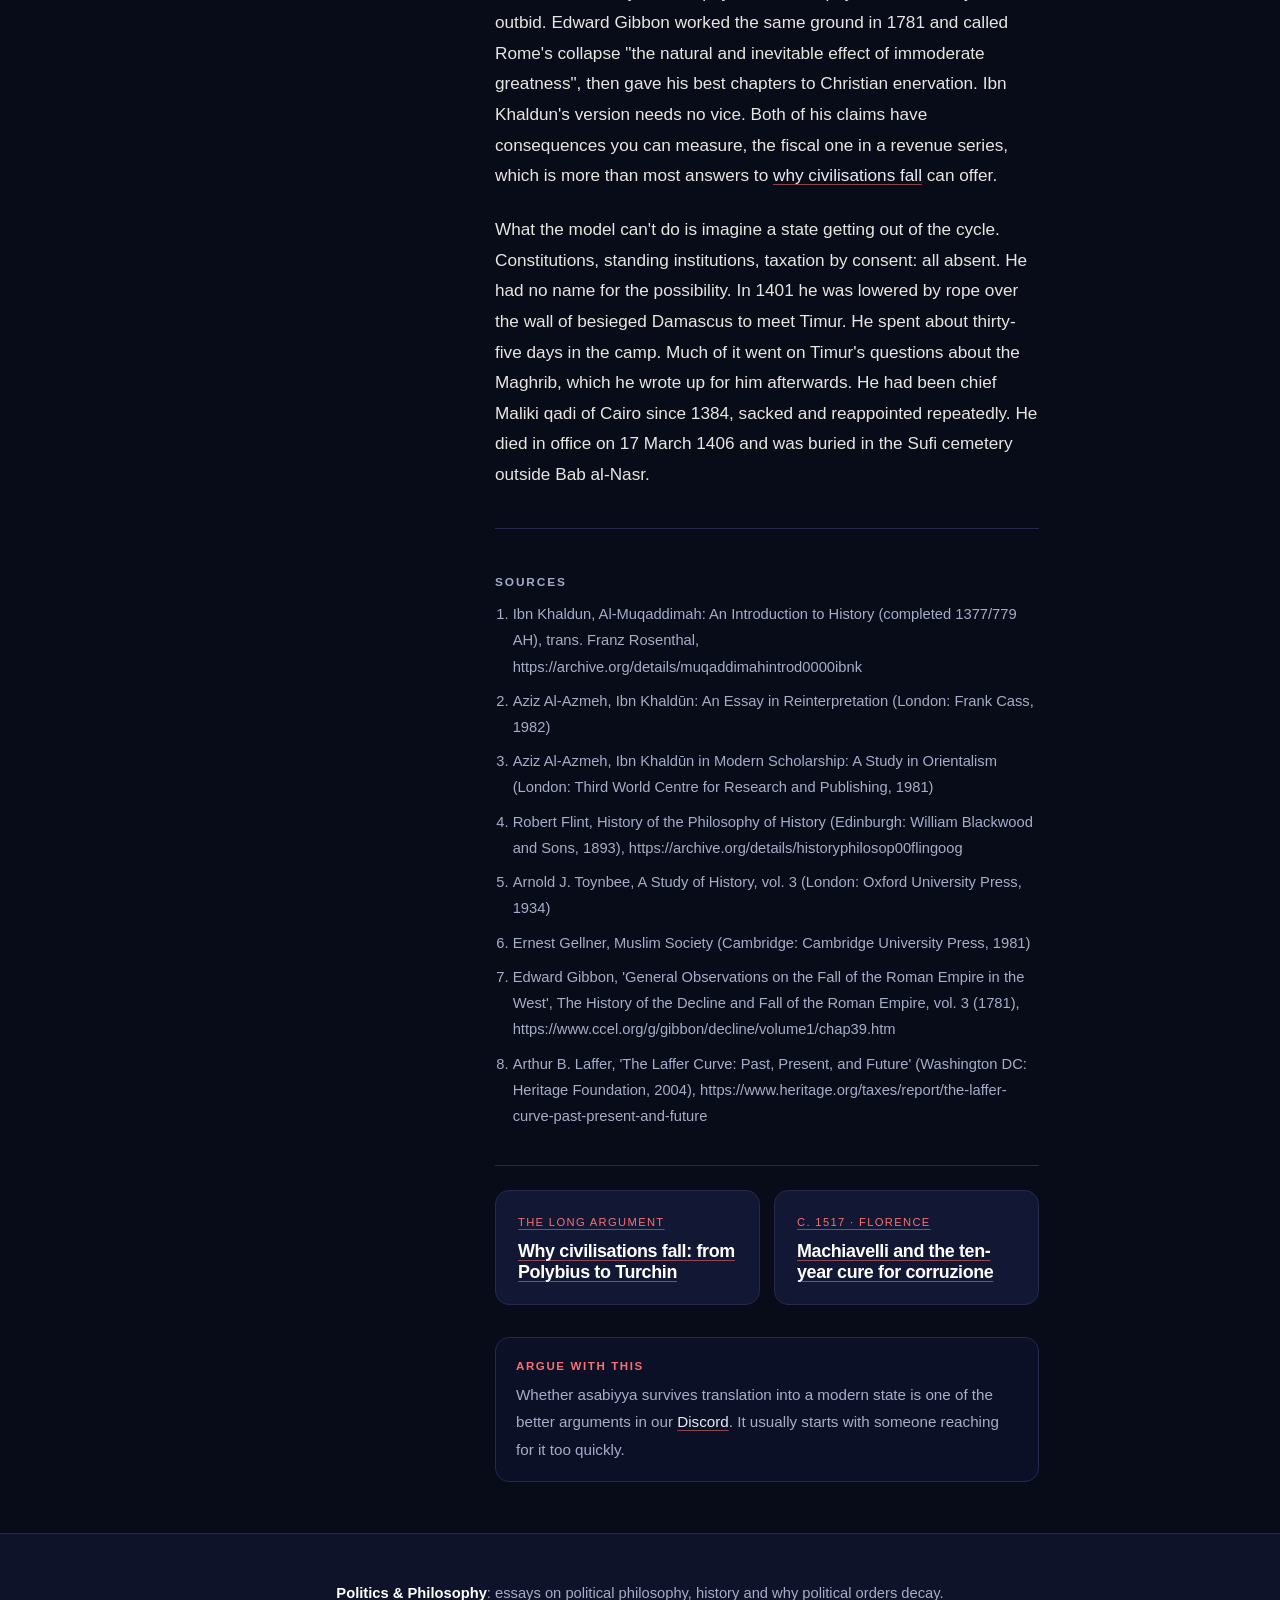
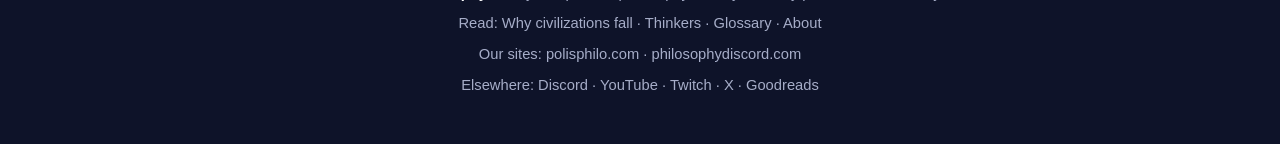
<file: thinkers/ibn-khaldun/index.html>
<!doctype html>
<html lang="en">
<head>
<meta charset="utf-8">
<meta name="viewport" content="width=device-width, initial-scale=1">
<meta name="robots" content="index,follow,max-image-preview:large,max-snippet:-1">
<meta name="theme-color" content="#080b18">

<link rel="canonical" href="https://politicsphilosophy.com/thinkers/ibn-khaldun/">

<title>Ibn Khaldun on why dynasties die in four generations</title>
<meta name="description" content="Ibn Khaldun finished the Muqaddimah in 1377. His claim: asabiyya, the solidarity that takes power, is dissolved by the wealth power buys, in 120 years.">

<meta property="og:type" content="article">
<meta property="og:site_name" content="Politics &amp; Philosophy">
<meta property="og:url" content="https://politicsphilosophy.com/thinkers/ibn-khaldun/">
<meta property="og:title" content="Ibn Khaldun on why dynasties die in four generations">
<meta property="og:description" content="Ibn Khaldun finished the Muqaddimah in 1377. His claim: asabiyya, the solidarity that takes power, is dissolved by the wealth power buys, in 120 years.">
<meta property="og:image" content="https://politicsphilosophy.com/og.png">
<meta property="og:image:width" content="1200">
<meta property="og:image:height" content="630">
<meta name="twitter:card" content="summary_large_image">
<meta name="twitter:site" content="@polisphilo">
<meta name="twitter:title" content="Ibn Khaldun on why dynasties die in four generations">
<meta name="twitter:description" content="Ibn Khaldun finished the Muqaddimah in 1377. His claim: asabiyya, the solidarity that takes power, is dissolved by the wealth power buys, in 120 years.">
<meta name="twitter:image" content="https://politicsphilosophy.com/og.png">

<link rel="icon" href="/favicon.ico" sizes="32x32">
<link rel="icon" href="/favicon-192.png" type="image/png" sizes="192x192">
<link rel="apple-touch-icon" href="/apple-touch-icon.png">
<link rel="manifest" href="/site.webmanifest">
<link rel="stylesheet" href="/style.css">
<script>document.documentElement.className += ' js';</script>
<script src="/app.js" defer></script>

<script type="application/ld+json">
{
 "@context": "https://schema.org",
 "@graph": [
  {
   "@type": "Article",
   "@id": "https://politicsphilosophy.com/thinkers/ibn-khaldun/#page",
   "headline": "Ibn Khaldun on why dynasties die in four generations",
   "description": "Ibn Khaldun finished the Muqaddimah in 1377. His claim: asabiyya, the solidarity that takes power, is dissolved by the wealth power buys, in 120 years.",
   "datePublished": "2026-08-13",
   "dateModified": "2026-08-13",
   "inLanguage": "en",
   "isPartOf": {
    "@id": "https://politicsphilosophy.com/#website"
   },
   "publisher": {
    "@id": "https://polisphilo.com/#org"
   },
   "author": {
    "@id": "https://polisphilo.com/#org"
   },
   "mainEntityOfPage": "https://politicsphilosophy.com/thinkers/ibn-khaldun/"
  },
  {
   "@type": "WebSite",
   "@id": "https://politicsphilosophy.com/#website",
   "name": "Politics & Philosophy",
   "url": "https://politicsphilosophy.com/",
   "inLanguage": "en",
   "publisher": {
    "@id": "https://polisphilo.com/#org"
   }
  },
  {
   "@type": "BreadcrumbList",
   "itemListElement": [
    {
     "@type": "ListItem",
     "position": 1,
     "name": "Home",
     "item": "https://politicsphilosophy.com/"
    },
    {
     "@type": "ListItem",
     "position": 2,
     "name": "Thinkers",
     "item": "https://politicsphilosophy.com/thinkers/"
    },
    {
     "@type": "ListItem",
     "position": 3,
     "name": "Ibn Khaldun on why dynasties die in four generations",
     "item": "https://politicsphilosophy.com/thinkers/ibn-khaldun/"
    }
   ]
  }
 ]
}
</script>
</head>
<body>
<nav class="topbar">
  <div class="topbar-in">
    <a class="brand" href="/"><img src="/mark.png" alt="" width="28" height="28"> <span>Politics <em>&amp;</em> Philosophy</span></a>
    <div class="site-links">
      <a href="/why-civilizations-fall/">Why orders come apart</a>
      <a href="/thinkers/" aria-current="page">Thinkers</a>
      <a href="/glossary/">Glossary</a>
      <a href="/about/">About</a>
      <a class="btn btn-sm" href="https://philosophydiscord.com/" rel="noopener">The Discord</a>
    </div>
  </div>
  <span class="progress"></span>
</nav>
<span class="readbar"></span>

<header class="masthead">
  <div class="aurora" aria-hidden="true"><i></i><i></i><i></i></div>
  <span class="kicker">Ibn Khaldun, Muqaddimah</span>
  <h1>Ibn Khaldun on why dynasties die in four generations</h1>
  <p class="standfirst">In 1377, in a hill fortress in what is now Algeria, an out-of-work chancery secretary finished a theory of why states die. Ibn Khaldun gave dynasties four generations, and named what kills them: their own success.</p>
  <p class="byline">Politics &amp; Philosophy <span class="sep">·</span> 6 min read <span class="sep">·</span> <time datetime="2026-08-13">13 August 2026</time></p>
</header>

<main>
  <div class="essay-wrap">
    <nav class="toc" aria-label="On this page">
      <h2>On this page</h2>
      <ol>
      <li><a href="#a-fortress-in-the-algerian-hills-1377">A fortress in the Algerian hills, 1377</a></li>
      <li><a href="#ilm-al-umr-n-and-the-solidarity-that-makes-states">ʿIlm al-ʿumrān, and the solidarity that makes states</a></li>
      <li><a href="#three-moving-parts-and-a-tax-curve">Three moving parts and a tax curve</a></li>
      <li><a href="#al-azmeh-s-objection-and-why-i-think-it-lands">Al-Azmeh&#x27;s objection, and why I think it lands</a></li>
      <li><a href="#what-survives-once-you-take-the-desert-out">What survives once you take the desert out</a></li>
      </ol>
    </nav>

    <article class="prose">
      <h2 id="a-fortress-in-the-algerian-hills-1377">A fortress in the Algerian hills, 1377</h2>
      <p>Ibn Khaldun spent twenty years drafting letters for sultans in Tunis, Fez, Granada and Bougie. Several of them lost their thrones while he was on the payroll. In 1364 Muhammad V of Granada sent him over to Seville as an envoy to Pedro of Castile. Then he quit. In 1375 he withdrew to Qalʿat Ibn Salāma, a fortress in the hills of what is now Tiaret province in Algeria, and stayed about four years. The first draft, he says, took him five months. What came out is <em>Al-Muqaddimah</em>, the long prologue to his universal history, the <em>Kitāb al-ʿIbar</em>, finished in 1377, which is 779 in the Islamic calendar.</p>
      <p>The Maghrib he worked in was a machine for making and unmaking dynasties. The Almohad empire came apart in the thirteenth century. It left the Hafsids at Tunis, the Zayyanids at Tlemcen and the Marinids at Fez, each founded by a tribal confederation, each rotting from the middle outward. Plague took both his parents in 1348, in Tunis, the city where he was born on 27 May 1332. He was sixteen. Why does the same shape keep coming back, and roughly on schedule? For a chancery secretary, that is an odd thing to want to know.</p>
      <blockquote><p>"Plato, Aristotle and Augustine were not his peers" (Robert Flint, 1893)</p></blockquote>
      <h2 id="ilm-al-umr-n-and-the-solidarity-that-makes-states">ʿIlm al-ʿumrān, and the solidarity that makes states</h2>
      <p><em>Al-Muqaddimah</em> opens with a claim of originality so flat that it's easy to miss. Ibn Khaldun announces a new science, <span class="term">ʿilm al-ʿumrān</span>, the science of civilisation, or of human social organisation, and says nobody has written it before him. Its subject is human association itself. He splits that subject in two: <span class="term">ʿumrān badawī</span>, the organisation of rough rural and pastoral life, and <span class="term">ʿumrān ḥaḍarī</span>, the organisation of settled cities. Both, he insists, are natural objects with regularities you can state in advance. Events are the surface. Without such a science a historian can't sort a possible report from an impossible one. That, he says, is how al-Masʿūdī came to hand Moses an army of 600,000 men in a wilderness. The Persian empire at its height, by Ibn Khaldun's own reckoning, could field 200,000.</p>
      <p>The first principle is <span class="term">ʿaṣabiyya</span>. English usually gives group feeling, or solidarity. What it names is the readiness of a body of men to fight and die for one another unpaid. Ibn Khaldun grounds it in kinship, real or invented, and in shared hardship. <span class="term">Badāwa</span>, the rough life outside the cities, manufactures the stuff, because out there nobody else does the defending: no walls, no garrison, no watch. <span class="term">Ḥaḍāra</span>, settled urban civilisation, dissolves it for the same reason running backwards. Religion can multiply ʿaṣabiyya, as he thought it had under Muhammad and the first caliphs, though it can't conjure the stuff out of nothing. <span class="term">Mulk</span>, royal authority, is what a group with enough of it can take and hold.</p>
      <h2 id="three-moving-parts-and-a-tax-curve">Three moving parts and a tax curve</h2>
      <p>A group with strong ʿaṣabiyya takes a city and founds a dynasty. Then power buys <span class="term">taraf</span>, luxury, and luxury pulls the ruler's interests away from his kinsmen's. Ibn Khaldun treats that split as mechanical, never as a moral failing. Kinsmen have claims on him. They took the throne with him, and they keep saying so. Clients and imported mercenaries have no claims at all, so the ruler swaps solidarity for salary. That works. It also costs money every year, forever. Call it part one of three.</p>
      <p>Part two is <span class="term">jāh</span>, rank and nearness to patronage. In a city, income follows jāh, so the man handing out the offices draws in the talent that would otherwise be making something. Part three is fiscal, and it is the sharpest stretch in Chapter Three of the <em>Muqaddimah</em>. Early dynasties levy small assessments on a wide base and collect a great deal. Late ones levy heavy assessments and collect little, because the rates have killed the activity being taxed. Ibn Khaldun's rulers then go into trade themselves to cover the gap, undercutting the subjects they tax. The base shrinks again.</p>
      <p>The lifespan falls out of this, and the arithmetic wobbles. Chapter Two allows a noble house four generations of prestige. Chapter Three gives a dynasty three, at forty years each, so about 120 years, the forty borrowed from the years the Israelites spent in the wilderness. The steps are the same either way. The builder knows the desert and knows what the thing cost. His son met the founder, heard it first-hand, and imitates. The third has the tradition and no memory of anyone who fought for it. The fourth takes the founders for primitives and rank for a natural property of itself, and a fresh ʿaṣabiyya from the periphery removes him. The two counts never quite meet. Two questions test the model on a live state: who pays for its defence, and is anything besides money holding them?</p>
      <h2 id="al-azmeh-s-objection-and-why-i-think-it-lands">Al-Azmeh&#x27;s objection, and why I think it lands</h2>
      <p>Robert Flint set the tone in 1893. In his <em>History of the Philosophy of History</em> he wrote that "Plato, Aristotle and Augustine were not his peers". Arnold Toynbee went further in 1934. In the third volume of <em>A Study of History</em> he ranked the Muqaddimah above anything of its kind produced anywhere. Later admirers made Ibn Khaldun the first sociologist, the first economist, the Laffer curve six centuries early. Arthur Laffer's 2004 Heritage Foundation paper hands him the credit in as many words. Aziz al-Azmeh went after the whole apparatus in <em>Ibn Khaldūn in Modern Scholarship: A Study in Orientalism</em> (1981) and <em>Ibn Khaldūn: An Essay in Reinterpretation</em> (Frank Cass, 1982). His case has two halves, and the second is the one that does real damage.</p>
      <p>Provincialism is the first half. What <em>Al-Muqaddimah</em> describes, on al-Azmeh's reading, is one Maghribi arrangement, a tribal hinterland leaning on a handful of coastal cities, promoted to a law of civilisation as such. Reading Ibn Khaldun as a proto-social-scientist also cuts him out of the Maliki jurisprudence and Ashʿarite theology he wrote inside. In that theology secondary causes work within a created order, and never stand in for it. That is fair, up to a point. Every general theory starts out provincial somewhere, and Ernest Gellner built much of <em>Muslim Society</em> (1981) on the model without apology. The second half is harder. Al-Azmeh points out that Ibn Khaldun barely uses his own model in the <em>ʿIbar</em>, the narrative volumes <em>Al-Muqaddimah</em> exists to introduce.</p>
      <p>That's the objection I find strongest. It comes from inside the book. Determinism can be argued with, since he allows for variation and is describing tendencies with rough rates attached. Romanticising the tribes is a small fault, and Tacitus did worse with the Germans around AD 98. But a man who builds an apparatus for explaining history, then writes several thousand pages of history without once reaching for it, has told you how much weight he thought it would bear. A beautiful derivation, never checked against his own archive.</p>
      <h2 id="what-survives-once-you-take-the-desert-out">What survives once you take the desert out</h2>
      <p>Take the camels out and two checkable claims remain. First, political authority runs on a solidarity that is expensive to produce and mostly produced by hardship. Second, success raises the price of that solidarity while lowering the felt need for it, so regimes buy substitutes. Substitutes are loyal to the payment, and a payment can always be outbid. Edward Gibbon worked the same ground in 1781 and called Rome's collapse "the natural and inevitable effect of immoderate greatness", then gave his best chapters to Christian enervation. Ibn Khaldun's version needs no vice. Both of his claims have consequences you can measure, the fiscal one in a revenue series, which is more than most answers to <a href="/why-civilizations-fall/">why civilisations fall</a> can offer.</p>
      <p>What the model can't do is imagine a state getting out of the cycle. Constitutions, standing institutions, taxation by consent: all absent. He had no name for the possibility. In 1401 he was lowered by rope over the wall of besieged Damascus to meet Timur. He spent about thirty-five days in the camp. Much of it went on Timur's questions about the Maghrib, which he wrote up for him afterwards. He had been chief Maliki qadi of Cairo since 1384, sacked and reappointed repeatedly. He died in office on 17 March 1406 and was buried in the Sufi cemetery outside Bab al-Nasr.</p>

    <div class="sources">
      <h2>Sources</h2>
      <ol>
      <li>Ibn Khaldun, Al-Muqaddimah: An Introduction to History (completed 1377/779 AH), trans. Franz Rosenthal, https://archive.org/details/muqaddimahintrod0000ibnk</li>
      <li>Aziz Al-Azmeh, Ibn Khaldūn: An Essay in Reinterpretation (London: Frank Cass, 1982)</li>
      <li>Aziz Al-Azmeh, Ibn Khaldūn in Modern Scholarship: A Study in Orientalism (London: Third World Centre for Research and Publishing, 1981)</li>
      <li>Robert Flint, History of the Philosophy of History (Edinburgh: William Blackwood and Sons, 1893), https://archive.org/details/historyphilosop00flingoog</li>
      <li>Arnold J. Toynbee, A Study of History, vol. 3 (London: Oxford University Press, 1934)</li>
      <li>Ernest Gellner, Muslim Society (Cambridge: Cambridge University Press, 1981)</li>
      <li>Edward Gibbon, &#x27;General Observations on the Fall of the Roman Empire in the West&#x27;, The History of the Decline and Fall of the Roman Empire, vol. 3 (1781), https://www.ccel.org/g/gibbon/decline/volume1/chap39.htm</li>
      <li>Arthur B. Laffer, &#x27;The Laffer Curve: Past, Present, and Future&#x27; (Washington DC: Heritage Foundation, 2004), https://www.heritage.org/taxes/report/the-laffer-curve-past-present-and-future</li>
      </ol>
    </div>

    <div class="next-read">
      <a class="essay" href="/why-civilizations-fall/"><span class="era">The long argument</span><h3>Why civilisations fall: from Polybius to Turchin</h3></a>
      <a class="essay" href="/thinkers/machiavelli/"><span class="era">c. 1517 · Florence</span><h3>Machiavelli and the ten-year cure for corruzione</h3></a>
    </div>

    <div class="aside" style="margin-top:32px">
      <h4>Argue with this</h4>
      <p>Whether asabiyya survives translation into a modern state is one of the better arguments in our <a href="https://philosophydiscord.com/">Discord</a>. It usually starts with someone reaching for it too quickly.</p>
    </div>
    </article>
  </div>
</main>

<footer class="foot">
  <p><strong>Politics &amp; Philosophy</strong>: essays on political philosophy, history and why political orders decay.</p>
  <p>Read: <a href="/why-civilizations-fall/">Why civilizations fall</a> ·
     <a href="/thinkers/">Thinkers</a> ·
     <a href="/glossary/">Glossary</a> ·
     <a href="/about/">About</a></p>
  <p>Our sites: <a href="https://polisphilo.com/">polisphilo.com</a> ·
     <a href="https://philosophydiscord.com/">philosophydiscord.com</a></p>
  <p>Elsewhere: <a href="https://discord.gg/RZgT4HBjCR" rel="noopener">Discord</a> ·
     <a href="https://www.youtube.com/@polisphilo" rel="noopener">YouTube</a> ·
     <a href="https://www.twitch.tv/polisphilo" rel="noopener">Twitch</a> ·
     <a href="https://x.com/polisphilo" rel="noopener">X</a> ·
     <a href="https://www.goodreads.com/group/show/7275049-politics-philosophy-book-club" rel="noopener">Goodreads</a></p>
</footer>

</body>
</html>
</file>
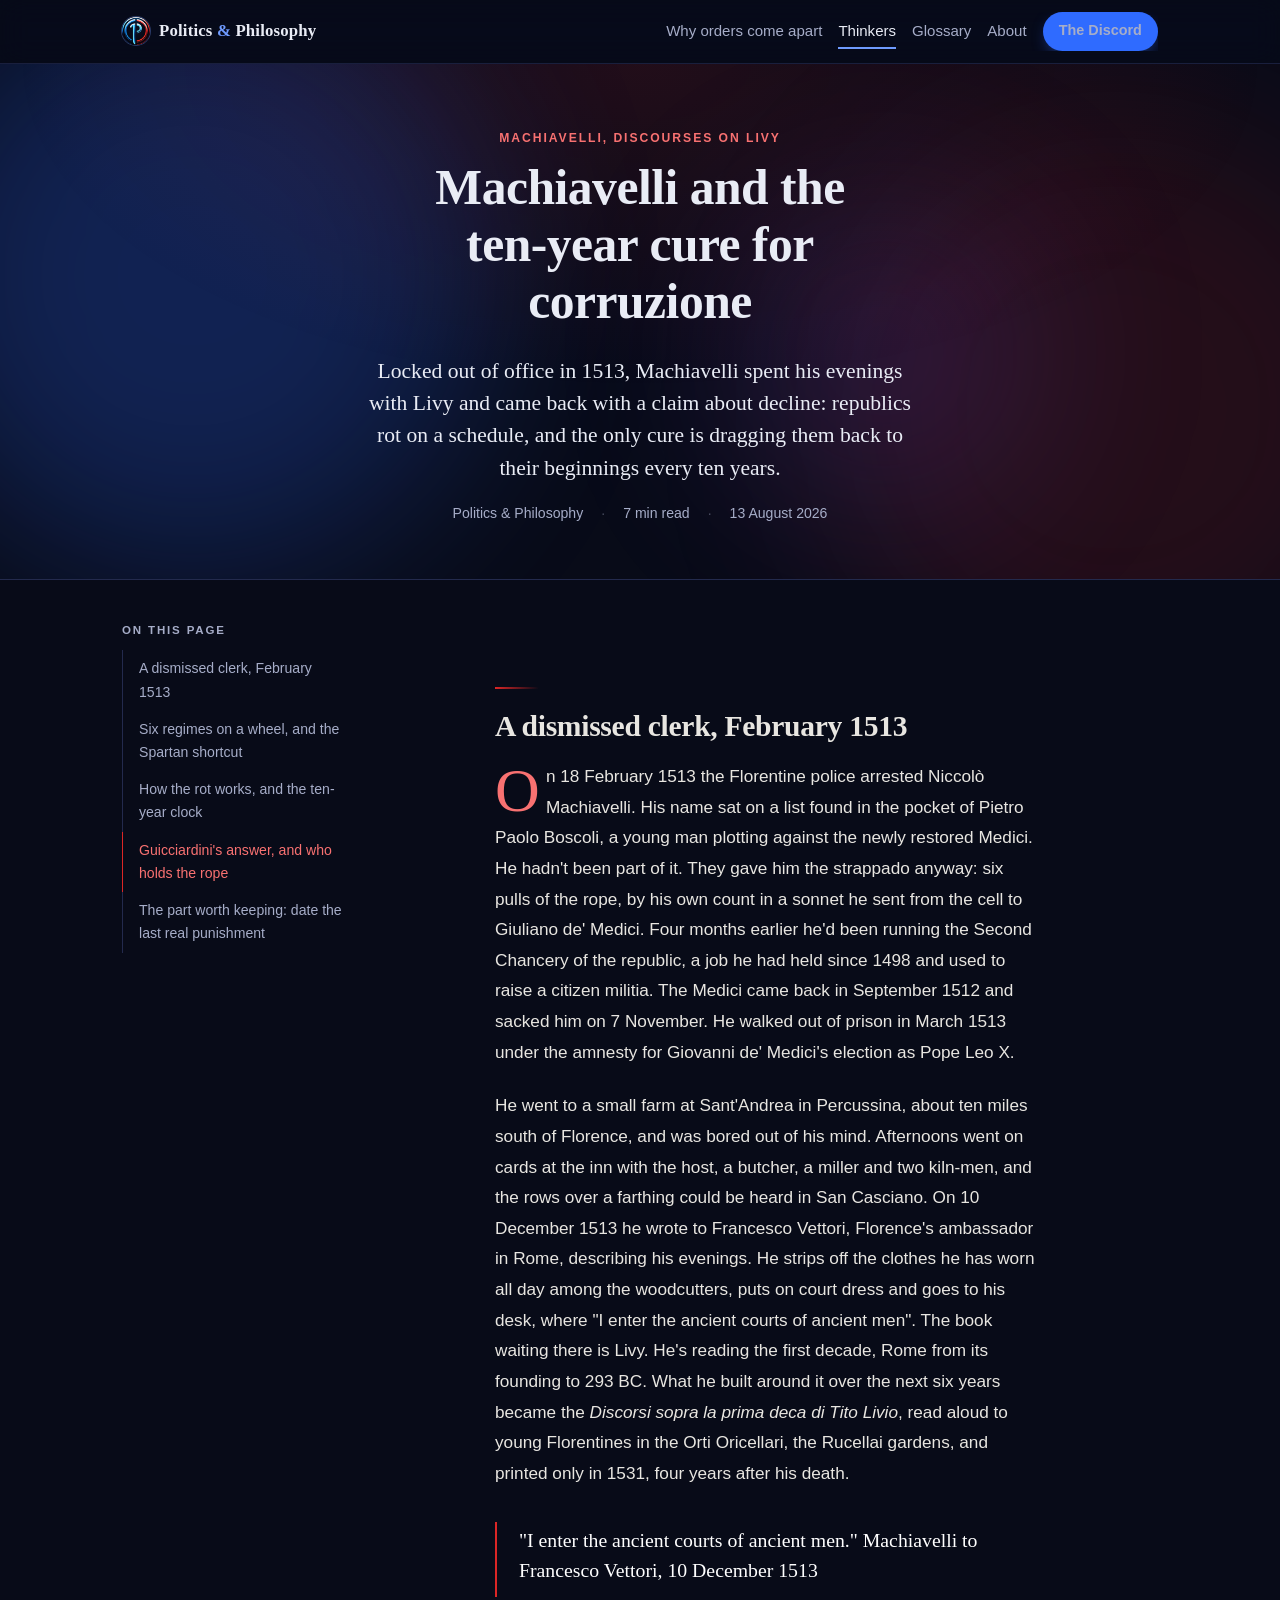
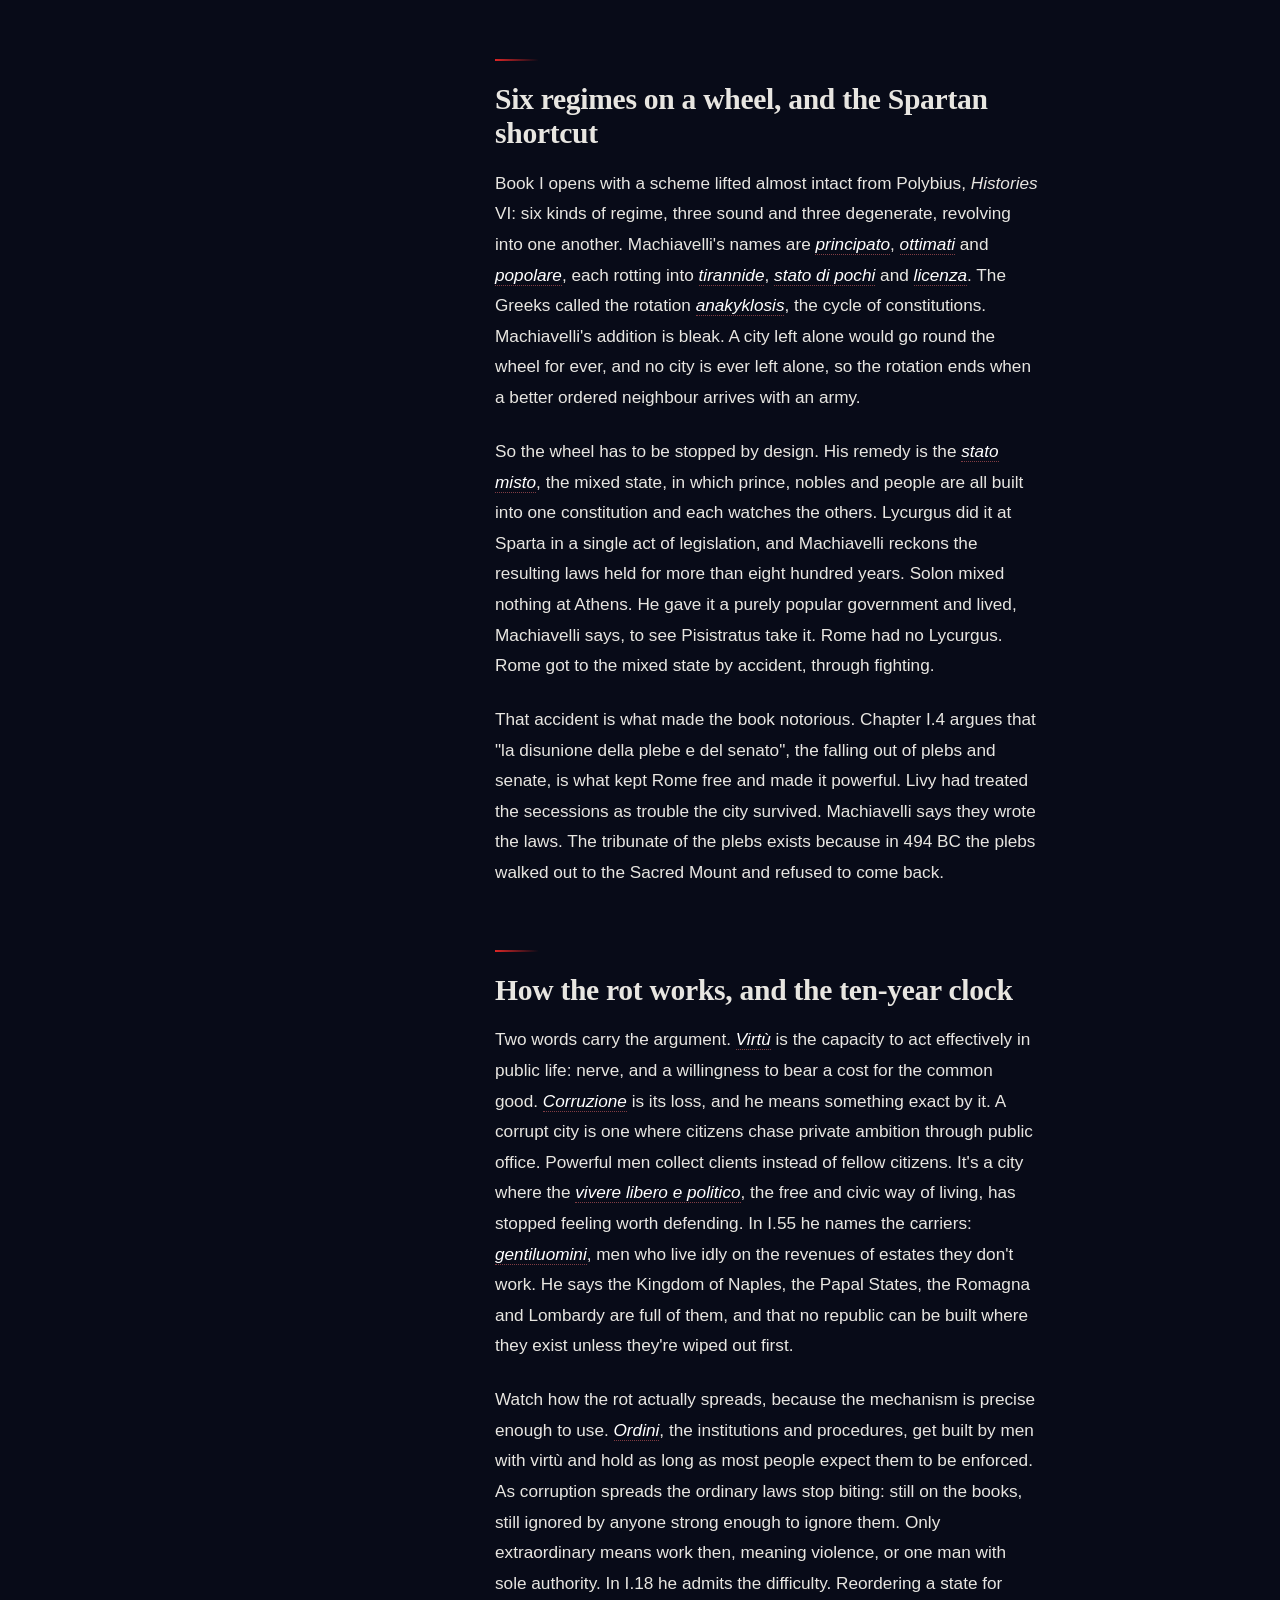
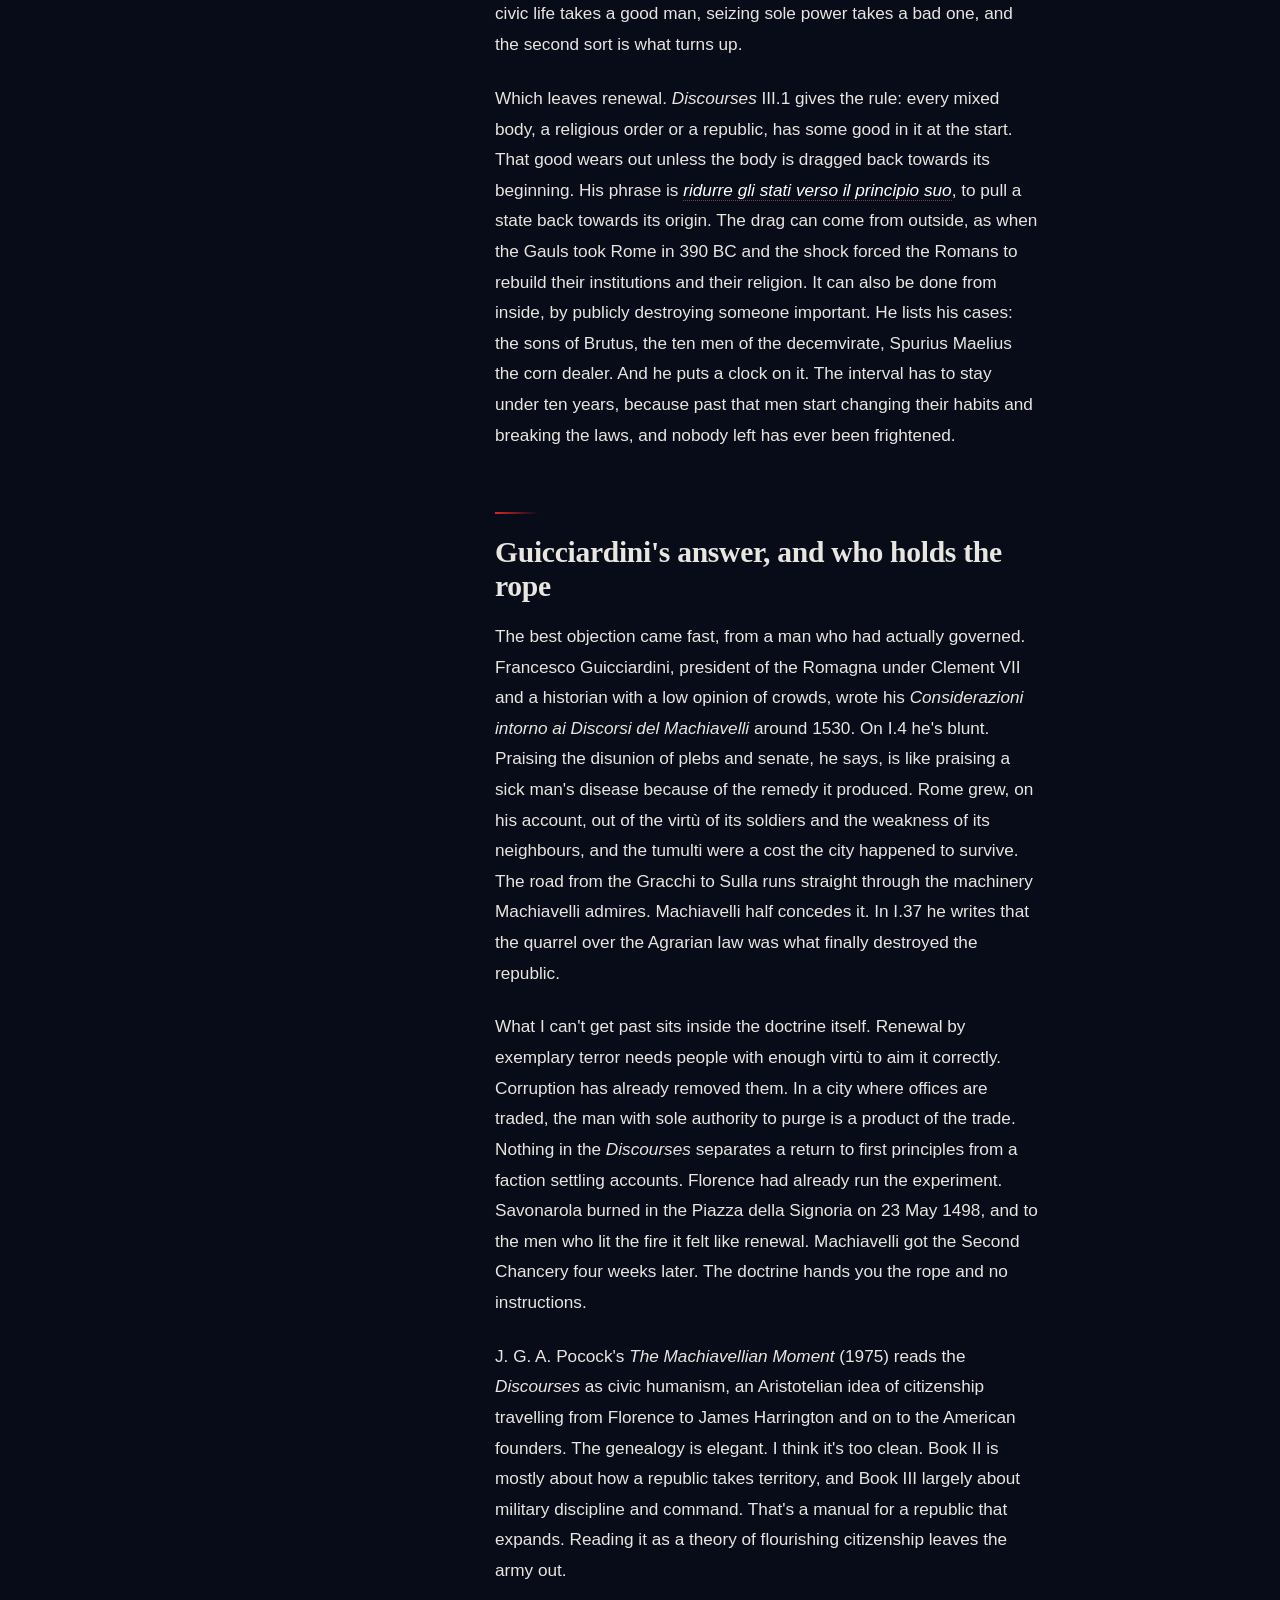
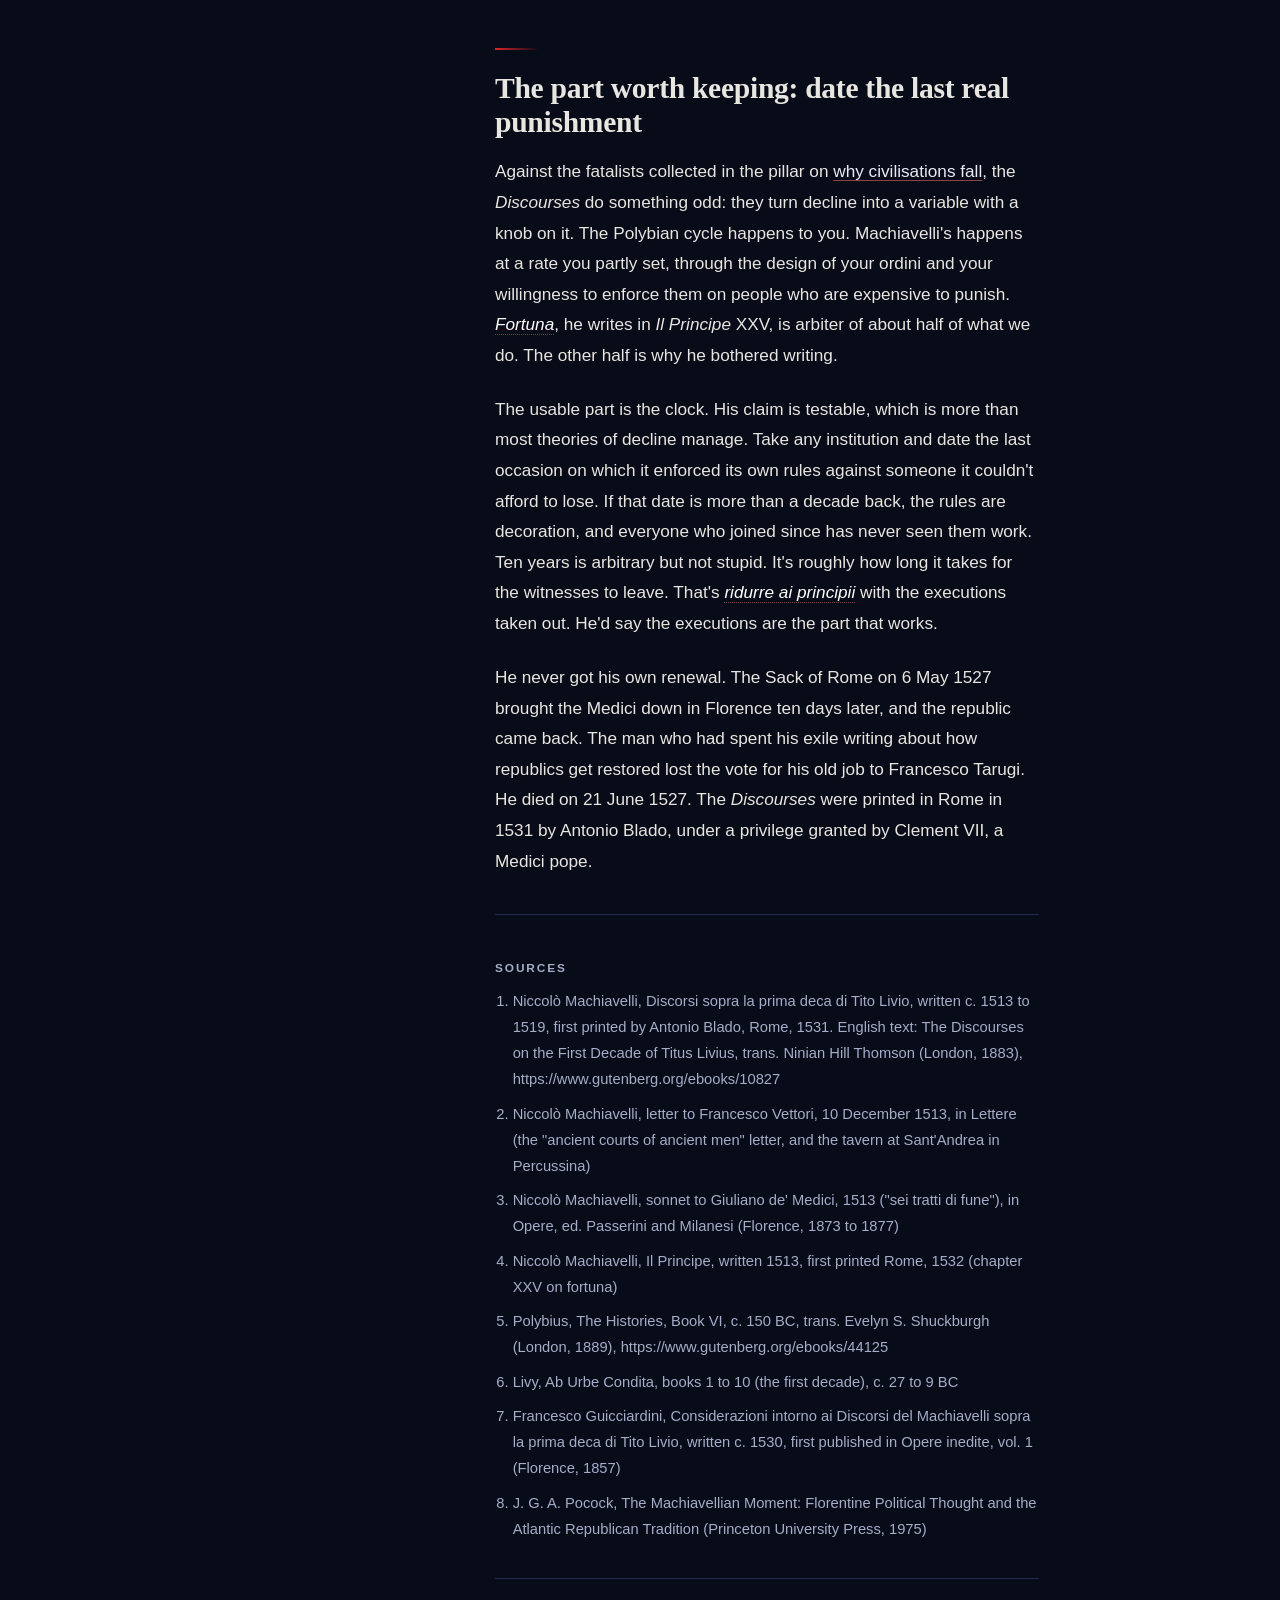
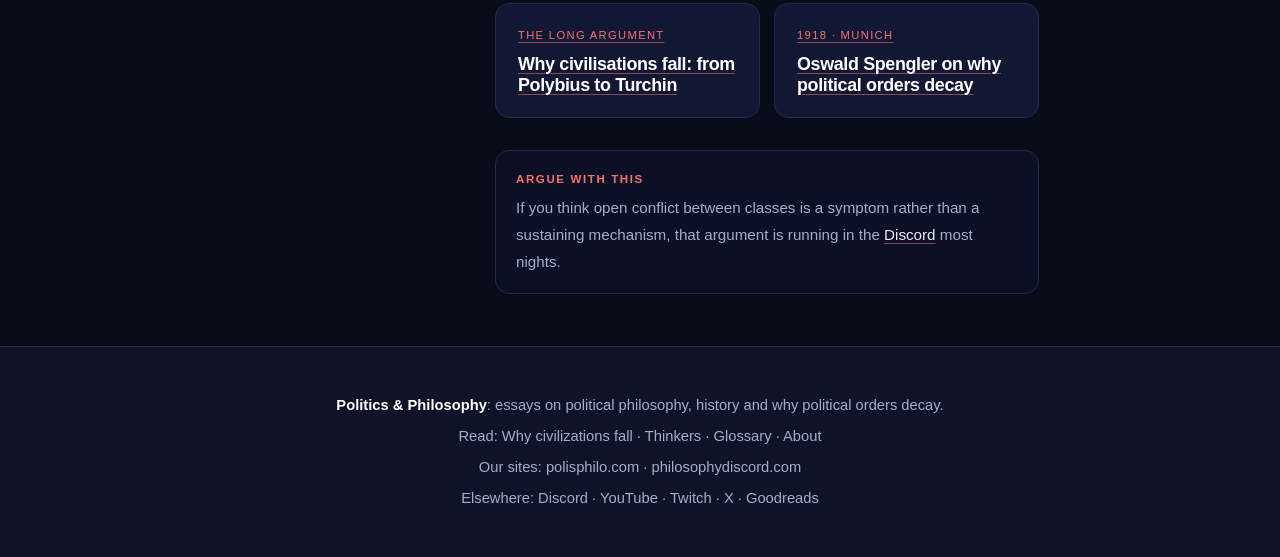
<file: thinkers/machiavelli/index.html>
<!doctype html>
<html lang="en">
<head>
<meta charset="utf-8">
<meta name="viewport" content="width=device-width, initial-scale=1">
<meta name="robots" content="index,follow,max-image-preview:large,max-snippet:-1">
<meta name="theme-color" content="#080b18">

<link rel="canonical" href="https://politicsphilosophy.com/thinkers/machiavelli/">

<title>Machiavelli and the ten-year cure for corruzione</title>
<meta name="description" content="Machiavelli&#x27;s Discourses on Livy: why republics rot through corruzione, why he praised the Roman tumulti, and the ten-year clock he set on political renewal.">

<meta property="og:type" content="article">
<meta property="og:site_name" content="Politics &amp; Philosophy">
<meta property="og:url" content="https://politicsphilosophy.com/thinkers/machiavelli/">
<meta property="og:title" content="Machiavelli and the ten-year cure for corruzione">
<meta property="og:description" content="Machiavelli&#x27;s Discourses on Livy: why republics rot through corruzione, why he praised the Roman tumulti, and the ten-year clock he set on political renewal.">
<meta property="og:image" content="https://politicsphilosophy.com/og.png">
<meta property="og:image:width" content="1200">
<meta property="og:image:height" content="630">
<meta name="twitter:card" content="summary_large_image">
<meta name="twitter:site" content="@polisphilo">
<meta name="twitter:title" content="Machiavelli and the ten-year cure for corruzione">
<meta name="twitter:description" content="Machiavelli&#x27;s Discourses on Livy: why republics rot through corruzione, why he praised the Roman tumulti, and the ten-year clock he set on political renewal.">
<meta name="twitter:image" content="https://politicsphilosophy.com/og.png">

<link rel="icon" href="/favicon.ico" sizes="32x32">
<link rel="icon" href="/favicon-192.png" type="image/png" sizes="192x192">
<link rel="apple-touch-icon" href="/apple-touch-icon.png">
<link rel="manifest" href="/site.webmanifest">
<link rel="stylesheet" href="/style.css">
<script>document.documentElement.className += ' js';</script>
<script src="/app.js" defer></script>

<script type="application/ld+json">
{
 "@context": "https://schema.org",
 "@graph": [
  {
   "@type": "Article",
   "@id": "https://politicsphilosophy.com/thinkers/machiavelli/#page",
   "headline": "Machiavelli and the ten-year cure for corruzione",
   "description": "Machiavelli's Discourses on Livy: why republics rot through corruzione, why he praised the Roman tumulti, and the ten-year clock he set on political renewal.",
   "datePublished": "2026-08-13",
   "dateModified": "2026-08-13",
   "inLanguage": "en",
   "isPartOf": {
    "@id": "https://politicsphilosophy.com/#website"
   },
   "publisher": {
    "@id": "https://polisphilo.com/#org"
   },
   "author": {
    "@id": "https://polisphilo.com/#org"
   },
   "mainEntityOfPage": "https://politicsphilosophy.com/thinkers/machiavelli/"
  },
  {
   "@type": "WebSite",
   "@id": "https://politicsphilosophy.com/#website",
   "name": "Politics & Philosophy",
   "url": "https://politicsphilosophy.com/",
   "inLanguage": "en",
   "publisher": {
    "@id": "https://polisphilo.com/#org"
   }
  },
  {
   "@type": "BreadcrumbList",
   "itemListElement": [
    {
     "@type": "ListItem",
     "position": 1,
     "name": "Home",
     "item": "https://politicsphilosophy.com/"
    },
    {
     "@type": "ListItem",
     "position": 2,
     "name": "Thinkers",
     "item": "https://politicsphilosophy.com/thinkers/"
    },
    {
     "@type": "ListItem",
     "position": 3,
     "name": "Machiavelli and the ten-year cure for corruzione",
     "item": "https://politicsphilosophy.com/thinkers/machiavelli/"
    }
   ]
  }
 ]
}
</script>
</head>
<body>
<nav class="topbar">
  <div class="topbar-in">
    <a class="brand" href="/"><img src="/mark.png" alt="" width="28" height="28"> <span>Politics <em>&amp;</em> Philosophy</span></a>
    <div class="site-links">
      <a href="/why-civilizations-fall/">Why orders come apart</a>
      <a href="/thinkers/" aria-current="page">Thinkers</a>
      <a href="/glossary/">Glossary</a>
      <a href="/about/">About</a>
      <a class="btn btn-sm" href="https://philosophydiscord.com/" rel="noopener">The Discord</a>
    </div>
  </div>
  <span class="progress"></span>
</nav>
<span class="readbar"></span>

<header class="masthead">
  <div class="aurora" aria-hidden="true"><i></i><i></i><i></i></div>
  <span class="kicker">Machiavelli, Discourses on Livy</span>
  <h1>Machiavelli and the ten-year cure for corruzione</h1>
  <p class="standfirst">Locked out of office in 1513, Machiavelli spent his evenings with Livy and came back with a claim about decline: republics rot on a schedule, and the only cure is dragging them back to their beginnings every ten years.</p>
  <p class="byline">Politics &amp; Philosophy <span class="sep">·</span> 7 min read <span class="sep">·</span> <time datetime="2026-08-13">13 August 2026</time></p>
</header>

<main>
  <div class="essay-wrap">
    <nav class="toc" aria-label="On this page">
      <h2>On this page</h2>
      <ol>
      <li><a href="#a-dismissed-clerk-february-1513">A dismissed clerk, February 1513</a></li>
      <li><a href="#six-regimes-on-a-wheel-and-the-spartan-shortcut">Six regimes on a wheel, and the Spartan shortcut</a></li>
      <li><a href="#how-the-rot-works-and-the-ten-year-clock">How the rot works, and the ten-year clock</a></li>
      <li><a href="#guicciardini-s-answer-and-who-holds-the-rope">Guicciardini&#x27;s answer, and who holds the rope</a></li>
      <li><a href="#the-part-worth-keeping-date-the-last-real-punishment">The part worth keeping: date the last real punishment</a></li>
      </ol>
    </nav>

    <article class="prose">
      <h2 id="a-dismissed-clerk-february-1513">A dismissed clerk, February 1513</h2>
      <p>On 18 February 1513 the Florentine police arrested Niccolò Machiavelli. His name sat on a list found in the pocket of Pietro Paolo Boscoli, a young man plotting against the newly restored Medici. He hadn't been part of it. They gave him the strappado anyway: six pulls of the rope, by his own count in a sonnet he sent from the cell to Giuliano de' Medici. Four months earlier he'd been running the Second Chancery of the republic, a job he had held since 1498 and used to raise a citizen militia. The Medici came back in September 1512 and sacked him on 7 November. He walked out of prison in March 1513 under the amnesty for Giovanni de' Medici's election as Pope Leo X.</p>
      <p>He went to a small farm at Sant'Andrea in Percussina, about ten miles south of Florence, and was bored out of his mind. Afternoons went on cards at the inn with the host, a butcher, a miller and two kiln-men, and the rows over a farthing could be heard in San Casciano. On 10 December 1513 he wrote to Francesco Vettori, Florence's ambassador in Rome, describing his evenings. He strips off the clothes he has worn all day among the woodcutters, puts on court dress and goes to his desk, where "I enter the ancient courts of ancient men". The book waiting there is Livy. He's reading the first decade, Rome from its founding to 293 BC. What he built around it over the next six years became the <em>Discorsi sopra la prima deca di Tito Livio</em>, read aloud to young Florentines in the Orti Oricellari, the Rucellai gardens, and printed only in 1531, four years after his death.</p>
      <blockquote><p>&quot;I enter the ancient courts of ancient men.&quot; Machiavelli to Francesco Vettori, 10 December 1513</p></blockquote>
      <h2 id="six-regimes-on-a-wheel-and-the-spartan-shortcut">Six regimes on a wheel, and the Spartan shortcut</h2>
      <p>Book I opens with a scheme lifted almost intact from Polybius, <em>Histories</em> VI: six kinds of regime, three sound and three degenerate, revolving into one another. Machiavelli's names are <span class="term">principato</span>, <span class="term">ottimati</span> and <span class="term">popolare</span>, each rotting into <span class="term">tirannide</span>, <span class="term">stato di pochi</span> and <span class="term">licenza</span>. The Greeks called the rotation <span class="term">anakyklosis</span>, the cycle of constitutions. Machiavelli's addition is bleak. A city left alone would go round the wheel for ever, and no city is ever left alone, so the rotation ends when a better ordered neighbour arrives with an army.</p>
      <p>So the wheel has to be stopped by design. His remedy is the <span class="term">stato misto</span>, the mixed state, in which prince, nobles and people are all built into one constitution and each watches the others. Lycurgus did it at Sparta in a single act of legislation, and Machiavelli reckons the resulting laws held for more than eight hundred years. Solon mixed nothing at Athens. He gave it a purely popular government and lived, Machiavelli says, to see Pisistratus take it. Rome had no Lycurgus. Rome got to the mixed state by accident, through fighting.</p>
      <p>That accident is what made the book notorious. Chapter I.4 argues that "la disunione della plebe e del senato", the falling out of plebs and senate, is what kept Rome free and made it powerful. Livy had treated the secessions as trouble the city survived. Machiavelli says they wrote the laws. The tribunate of the plebs exists because in 494 BC the plebs walked out to the Sacred Mount and refused to come back.</p>
      <h2 id="how-the-rot-works-and-the-ten-year-clock">How the rot works, and the ten-year clock</h2>
      <p>Two words carry the argument. <span class="term">Virtù</span> is the capacity to act effectively in public life: nerve, and a willingness to bear a cost for the common good. <span class="term">Corruzione</span> is its loss, and he means something exact by it. A corrupt city is one where citizens chase private ambition through public office. Powerful men collect clients instead of fellow citizens. It's a city where the <span class="term">vivere libero e politico</span>, the free and civic way of living, has stopped feeling worth defending. In I.55 he names the carriers: <span class="term">gentiluomini</span>, men who live idly on the revenues of estates they don't work. He says the Kingdom of Naples, the Papal States, the Romagna and Lombardy are full of them, and that no republic can be built where they exist unless they're wiped out first.</p>
      <p>Watch how the rot actually spreads, because the mechanism is precise enough to use. <span class="term">Ordini</span>, the institutions and procedures, get built by men with virtù and hold as long as most people expect them to be enforced. As corruption spreads the ordinary laws stop biting: still on the books, still ignored by anyone strong enough to ignore them. Only extraordinary means work then, meaning violence, or one man with sole authority. In I.18 he admits the difficulty. Reordering a state for civic life takes a good man, seizing sole power takes a bad one, and the second sort is what turns up.</p>
      <p>Which leaves renewal. <em>Discourses</em> III.1 gives the rule: every mixed body, a religious order or a republic, has some good in it at the start. That good wears out unless the body is dragged back towards its beginning. His phrase is <span class="term">ridurre gli stati verso il principio suo</span>, to pull a state back towards its origin. The drag can come from outside, as when the Gauls took Rome in 390 BC and the shock forced the Romans to rebuild their institutions and their religion. It can also be done from inside, by publicly destroying someone important. He lists his cases: the sons of Brutus, the ten men of the decemvirate, Spurius Maelius the corn dealer. And he puts a clock on it. The interval has to stay under ten years, because past that men start changing their habits and breaking the laws, and nobody left has ever been frightened.</p>
      <h2 id="guicciardini-s-answer-and-who-holds-the-rope">Guicciardini&#x27;s answer, and who holds the rope</h2>
      <p>The best objection came fast, from a man who had actually governed. Francesco Guicciardini, president of the Romagna under Clement VII and a historian with a low opinion of crowds, wrote his <em>Considerazioni intorno ai Discorsi del Machiavelli</em> around 1530. On I.4 he's blunt. Praising the disunion of plebs and senate, he says, is like praising a sick man's disease because of the remedy it produced. Rome grew, on his account, out of the virtù of its soldiers and the weakness of its neighbours, and the tumulti were a cost the city happened to survive. The road from the Gracchi to Sulla runs straight through the machinery Machiavelli admires. Machiavelli half concedes it. In I.37 he writes that the quarrel over the Agrarian law was what finally destroyed the republic.</p>
      <p>What I can't get past sits inside the doctrine itself. Renewal by exemplary terror needs people with enough virtù to aim it correctly. Corruption has already removed them. In a city where offices are traded, the man with sole authority to purge is a product of the trade. Nothing in the <em>Discourses</em> separates a return to first principles from a faction settling accounts. Florence had already run the experiment. Savonarola burned in the Piazza della Signoria on 23 May 1498, and to the men who lit the fire it felt like renewal. Machiavelli got the Second Chancery four weeks later. The doctrine hands you the rope and no instructions.</p>
      <p>J. G. A. Pocock's <em>The Machiavellian Moment</em> (1975) reads the <em>Discourses</em> as civic humanism, an Aristotelian idea of citizenship travelling from Florence to James Harrington and on to the American founders. The genealogy is elegant. I think it's too clean. Book II is mostly about how a republic takes territory, and Book III largely about military discipline and command. That's a manual for a republic that expands. Reading it as a theory of flourishing citizenship leaves the army out.</p>
      <h2 id="the-part-worth-keeping-date-the-last-real-punishment">The part worth keeping: date the last real punishment</h2>
      <p>Against the fatalists collected in the pillar on <a href="/why-civilizations-fall/">why civilisations fall</a>, the <em>Discourses</em> do something odd: they turn decline into a variable with a knob on it. The Polybian cycle happens to you. Machiavelli's happens at a rate you partly set, through the design of your ordini and your willingness to enforce them on people who are expensive to punish. <span class="term">Fortuna</span>, he writes in <em>Il Principe</em> XXV, is arbiter of about half of what we do. The other half is why he bothered writing.</p>
      <p>The usable part is the clock. His claim is testable, which is more than most theories of decline manage. Take any institution and date the last occasion on which it enforced its own rules against someone it couldn't afford to lose. If that date is more than a decade back, the rules are decoration, and everyone who joined since has never seen them work. Ten years is arbitrary but not stupid. It's roughly how long it takes for the witnesses to leave. That's <span class="term">ridurre ai principii</span> with the executions taken out. He'd say the executions are the part that works.</p>
      <p>He never got his own renewal. The Sack of Rome on 6 May 1527 brought the Medici down in Florence ten days later, and the republic came back. The man who had spent his exile writing about how republics get restored lost the vote for his old job to Francesco Tarugi. He died on 21 June 1527. The <em>Discourses</em> were printed in Rome in 1531 by Antonio Blado, under a privilege granted by Clement VII, a Medici pope.</p>

    <div class="sources">
      <h2>Sources</h2>
      <ol>
      <li>Niccolò Machiavelli, Discorsi sopra la prima deca di Tito Livio, written c. 1513 to 1519, first printed by Antonio Blado, Rome, 1531. English text: The Discourses on the First Decade of Titus Livius, trans. Ninian Hill Thomson (London, 1883), https://www.gutenberg.org/ebooks/10827</li>
      <li>Niccolò Machiavelli, letter to Francesco Vettori, 10 December 1513, in Lettere (the &quot;ancient courts of ancient men&quot; letter, and the tavern at Sant&#x27;Andrea in Percussina)</li>
      <li>Niccolò Machiavelli, sonnet to Giuliano de&#x27; Medici, 1513 (&quot;sei tratti di fune&quot;), in Opere, ed. Passerini and Milanesi (Florence, 1873 to 1877)</li>
      <li>Niccolò Machiavelli, Il Principe, written 1513, first printed Rome, 1532 (chapter XXV on fortuna)</li>
      <li>Polybius, The Histories, Book VI, c. 150 BC, trans. Evelyn S. Shuckburgh (London, 1889), https://www.gutenberg.org/ebooks/44125</li>
      <li>Livy, Ab Urbe Condita, books 1 to 10 (the first decade), c. 27 to 9 BC</li>
      <li>Francesco Guicciardini, Considerazioni intorno ai Discorsi del Machiavelli sopra la prima deca di Tito Livio, written c. 1530, first published in Opere inedite, vol. 1 (Florence, 1857)</li>
      <li>J. G. A. Pocock, The Machiavellian Moment: Florentine Political Thought and the Atlantic Republican Tradition (Princeton University Press, 1975)</li>
      </ol>
    </div>

    <div class="next-read">
      <a class="essay" href="/why-civilizations-fall/"><span class="era">The long argument</span><h3>Why civilisations fall: from Polybius to Turchin</h3></a>
      <a class="essay" href="/thinkers/spengler/"><span class="era">1918 · Munich</span><h3>Oswald Spengler on why political orders decay</h3></a>
    </div>

    <div class="aside" style="margin-top:32px">
      <h4>Argue with this</h4>
      <p>If you think open conflict between classes is a symptom rather than a sustaining mechanism, that argument is running in the <a href="https://philosophydiscord.com/">Discord</a> most nights.</p>
    </div>
    </article>
  </div>
</main>

<footer class="foot">
  <p><strong>Politics &amp; Philosophy</strong>: essays on political philosophy, history and why political orders decay.</p>
  <p>Read: <a href="/why-civilizations-fall/">Why civilizations fall</a> ·
     <a href="/thinkers/">Thinkers</a> ·
     <a href="/glossary/">Glossary</a> ·
     <a href="/about/">About</a></p>
  <p>Our sites: <a href="https://polisphilo.com/">polisphilo.com</a> ·
     <a href="https://philosophydiscord.com/">philosophydiscord.com</a></p>
  <p>Elsewhere: <a href="https://discord.gg/RZgT4HBjCR" rel="noopener">Discord</a> ·
     <a href="https://www.youtube.com/@polisphilo" rel="noopener">YouTube</a> ·
     <a href="https://www.twitch.tv/polisphilo" rel="noopener">Twitch</a> ·
     <a href="https://x.com/polisphilo" rel="noopener">X</a> ·
     <a href="https://www.goodreads.com/group/show/7275049-politics-philosophy-book-club" rel="noopener">Goodreads</a></p>
</footer>

</body>
</html>
</file>
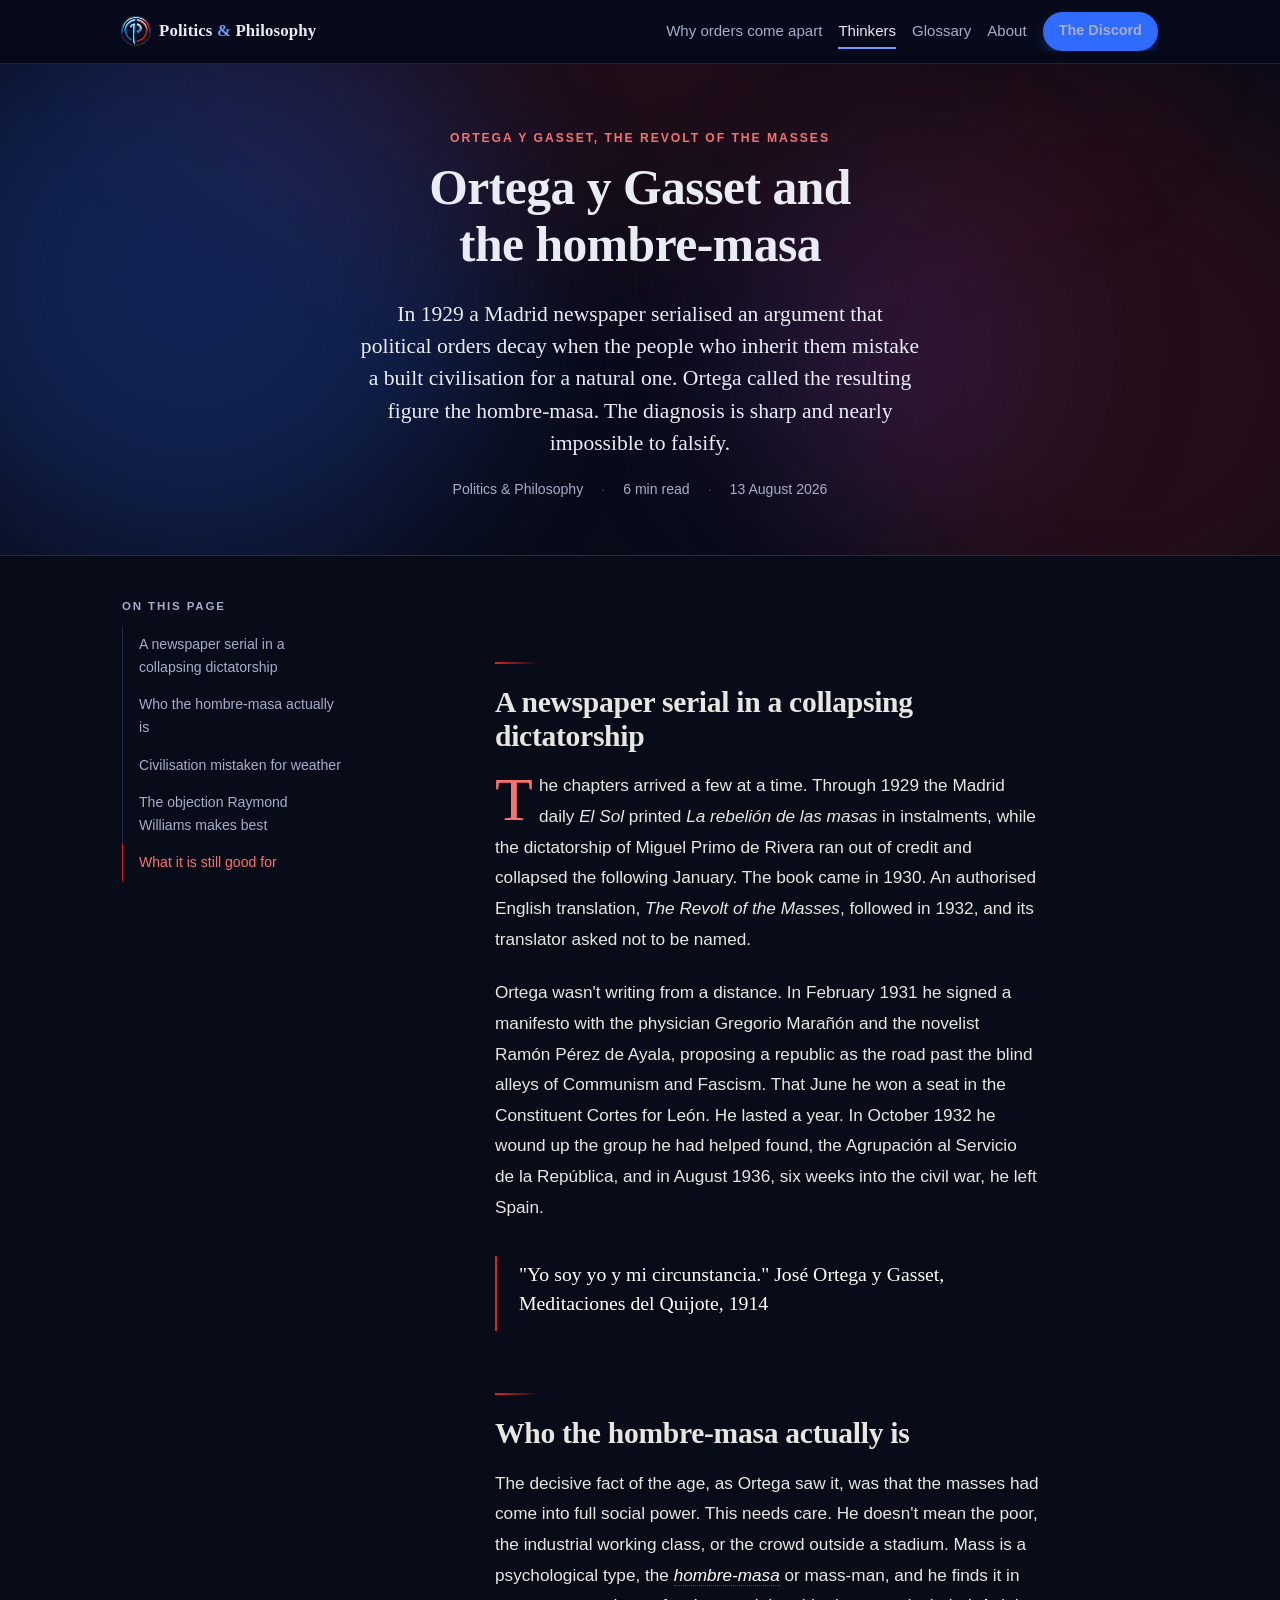
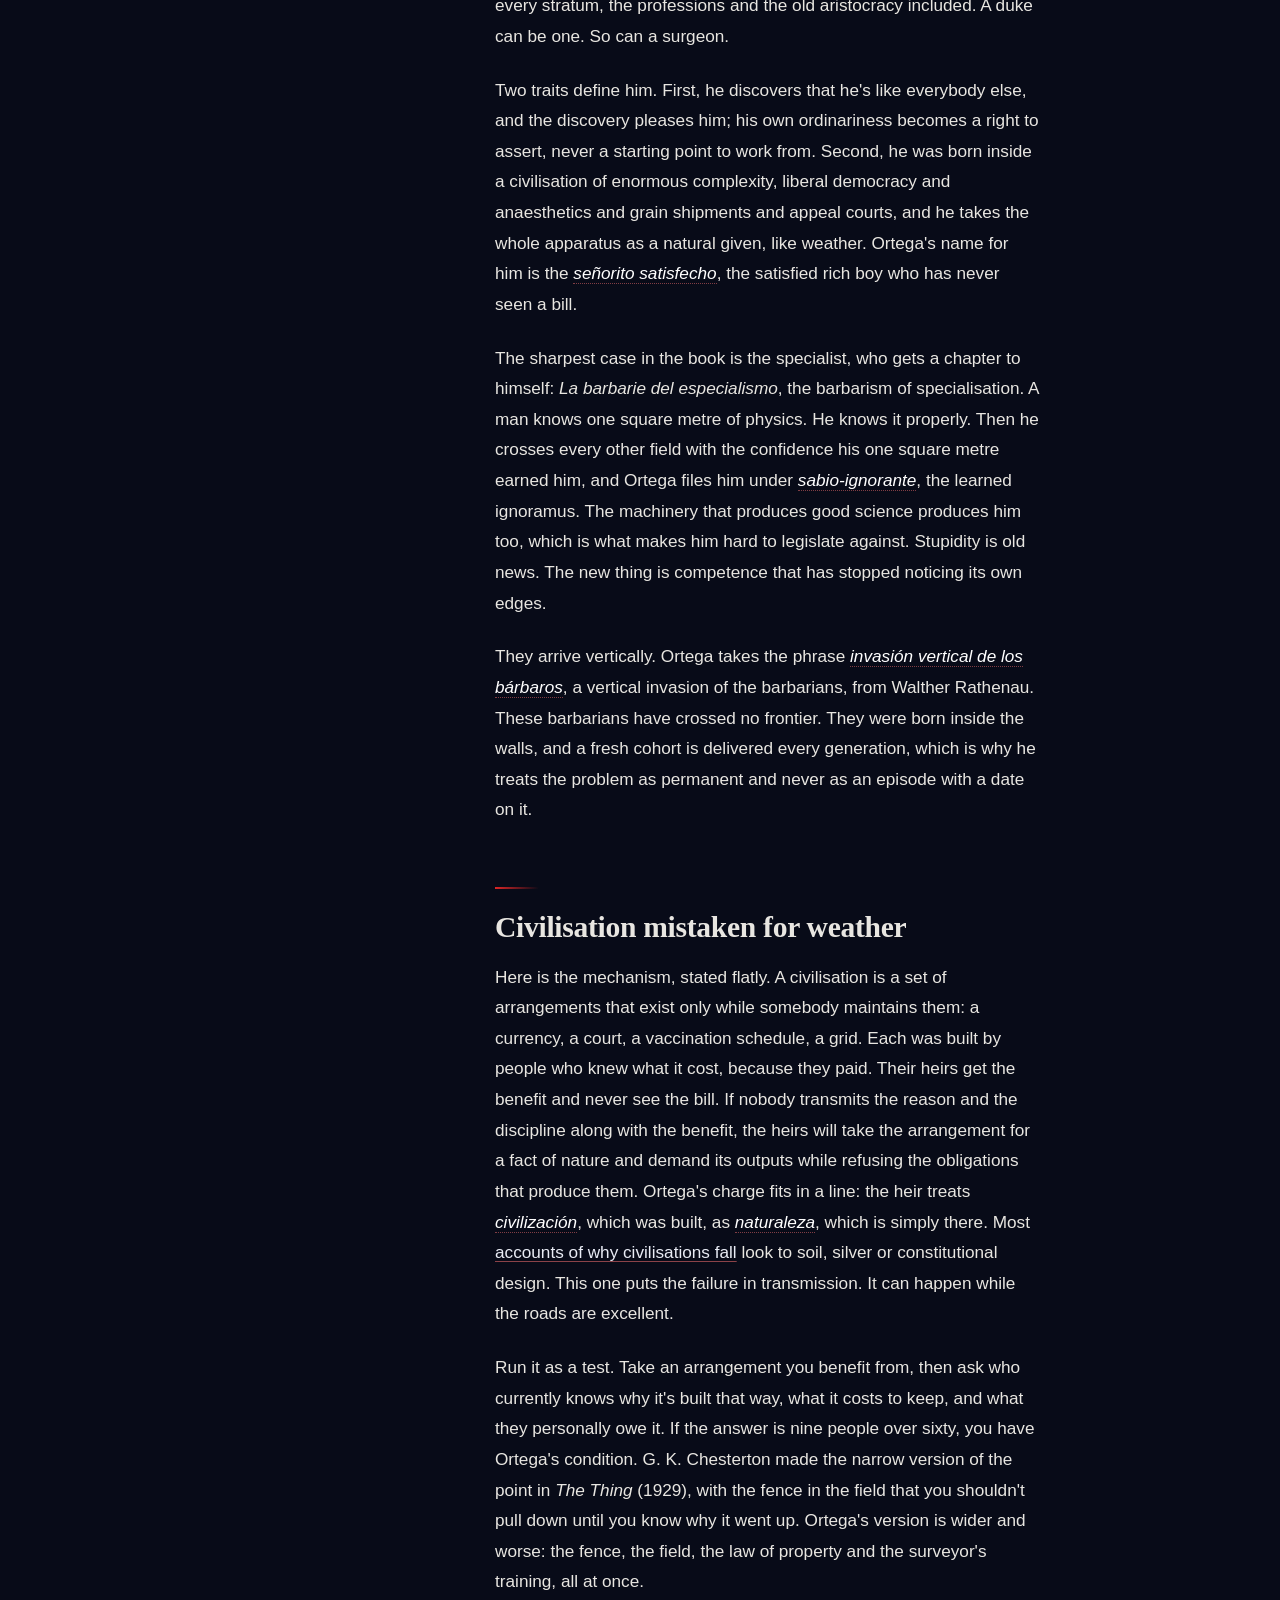
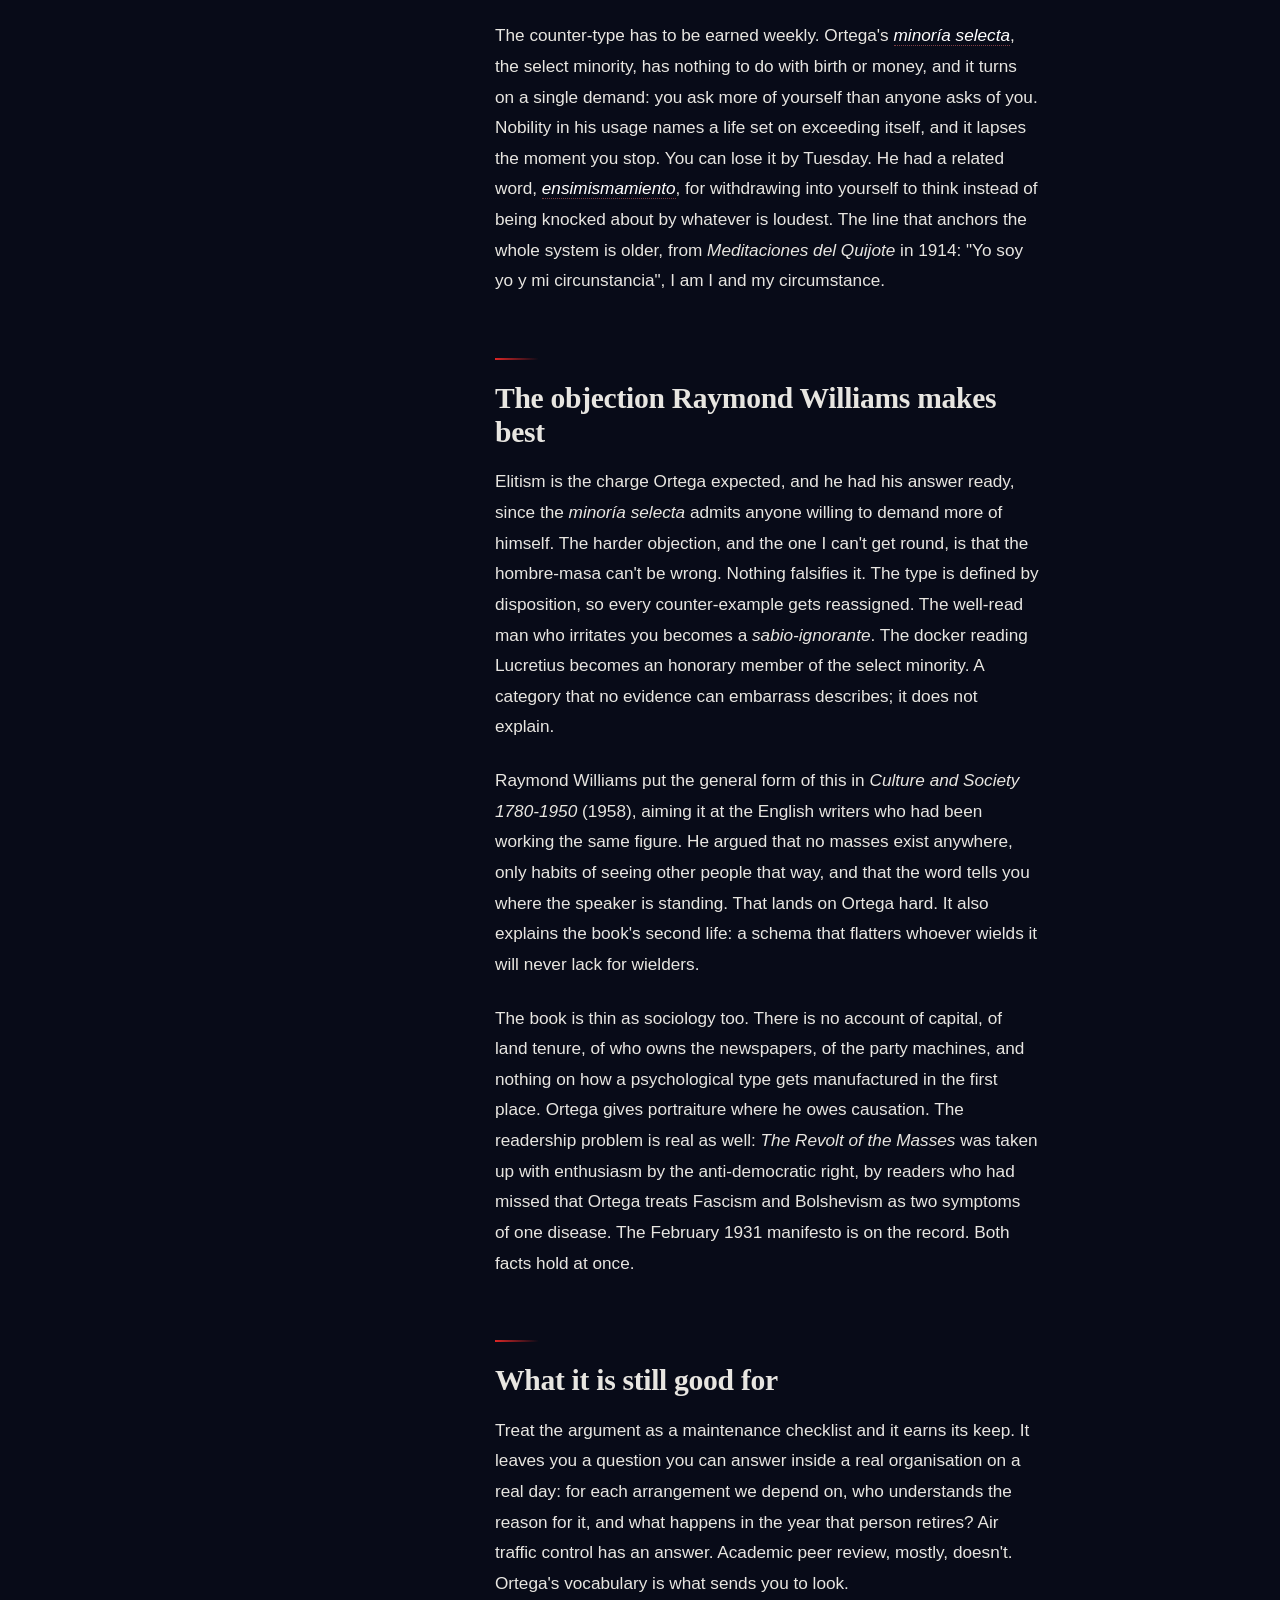
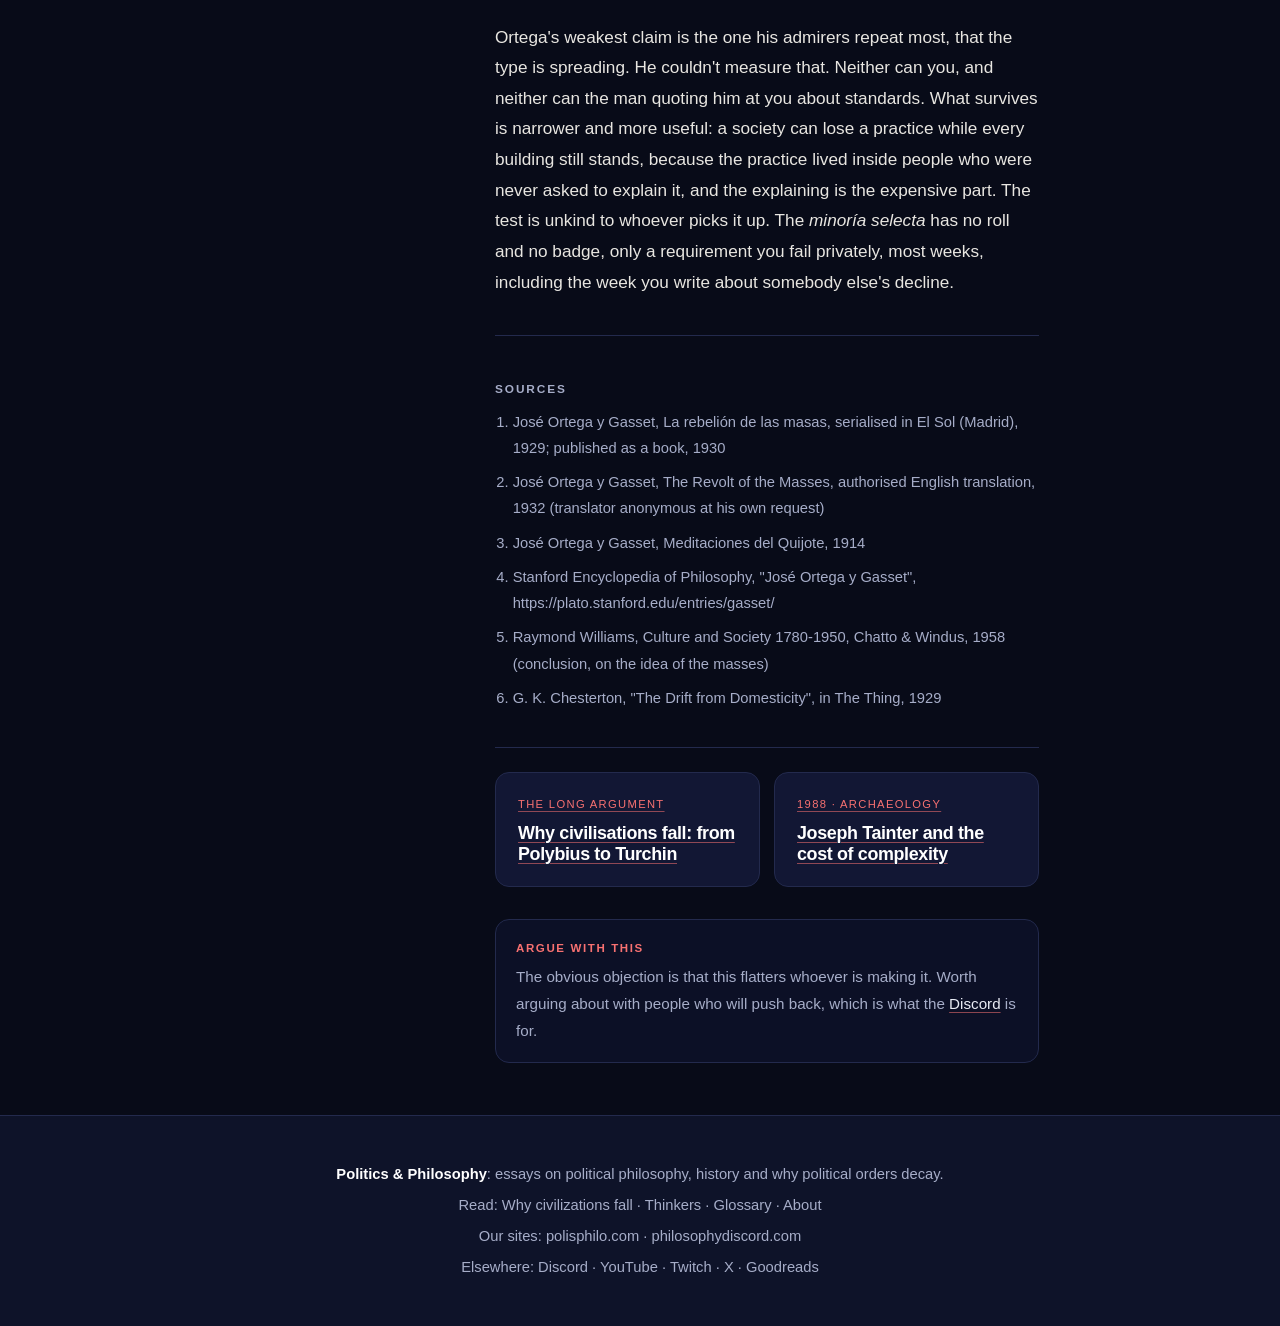
<file: thinkers/ortega-y-gasset/index.html>
<!doctype html>
<html lang="en">
<head>
<meta charset="utf-8">
<meta name="viewport" content="width=device-width, initial-scale=1">
<meta name="robots" content="index,follow,max-image-preview:large,max-snippet:-1">
<meta name="theme-color" content="#080b18">

<link rel="canonical" href="https://politicsphilosophy.com/thinkers/ortega-y-gasset/">

<title>Ortega y Gasset and the hombre-masa</title>
<meta name="description" content="Ortega y Gasset serialised La rebelión de las masas in El Sol in 1929. His claim: political orders decay when heirs treat a built civilisation as weather.">

<meta property="og:type" content="article">
<meta property="og:site_name" content="Politics &amp; Philosophy">
<meta property="og:url" content="https://politicsphilosophy.com/thinkers/ortega-y-gasset/">
<meta property="og:title" content="Ortega y Gasset and the hombre-masa">
<meta property="og:description" content="Ortega y Gasset serialised La rebelión de las masas in El Sol in 1929. His claim: political orders decay when heirs treat a built civilisation as weather.">
<meta property="og:image" content="https://politicsphilosophy.com/og.png">
<meta property="og:image:width" content="1200">
<meta property="og:image:height" content="630">
<meta name="twitter:card" content="summary_large_image">
<meta name="twitter:site" content="@polisphilo">
<meta name="twitter:title" content="Ortega y Gasset and the hombre-masa">
<meta name="twitter:description" content="Ortega y Gasset serialised La rebelión de las masas in El Sol in 1929. His claim: political orders decay when heirs treat a built civilisation as weather.">
<meta name="twitter:image" content="https://politicsphilosophy.com/og.png">

<link rel="icon" href="/favicon.ico" sizes="32x32">
<link rel="icon" href="/favicon-192.png" type="image/png" sizes="192x192">
<link rel="apple-touch-icon" href="/apple-touch-icon.png">
<link rel="manifest" href="/site.webmanifest">
<link rel="stylesheet" href="/style.css">
<script>document.documentElement.className += ' js';</script>
<script src="/app.js" defer></script>

<script type="application/ld+json">
{
 "@context": "https://schema.org",
 "@graph": [
  {
   "@type": "Article",
   "@id": "https://politicsphilosophy.com/thinkers/ortega-y-gasset/#page",
   "headline": "Ortega y Gasset and the hombre-masa",
   "description": "Ortega y Gasset serialised La rebelión de las masas in El Sol in 1929. His claim: political orders decay when heirs treat a built civilisation as weather.",
   "datePublished": "2026-08-13",
   "dateModified": "2026-08-13",
   "inLanguage": "en",
   "isPartOf": {
    "@id": "https://politicsphilosophy.com/#website"
   },
   "publisher": {
    "@id": "https://polisphilo.com/#org"
   },
   "author": {
    "@id": "https://polisphilo.com/#org"
   },
   "mainEntityOfPage": "https://politicsphilosophy.com/thinkers/ortega-y-gasset/"
  },
  {
   "@type": "WebSite",
   "@id": "https://politicsphilosophy.com/#website",
   "name": "Politics & Philosophy",
   "url": "https://politicsphilosophy.com/",
   "inLanguage": "en",
   "publisher": {
    "@id": "https://polisphilo.com/#org"
   }
  },
  {
   "@type": "BreadcrumbList",
   "itemListElement": [
    {
     "@type": "ListItem",
     "position": 1,
     "name": "Home",
     "item": "https://politicsphilosophy.com/"
    },
    {
     "@type": "ListItem",
     "position": 2,
     "name": "Thinkers",
     "item": "https://politicsphilosophy.com/thinkers/"
    },
    {
     "@type": "ListItem",
     "position": 3,
     "name": "Ortega y Gasset and the hombre-masa",
     "item": "https://politicsphilosophy.com/thinkers/ortega-y-gasset/"
    }
   ]
  }
 ]
}
</script>
</head>
<body>
<nav class="topbar">
  <div class="topbar-in">
    <a class="brand" href="/"><img src="/mark.png" alt="" width="28" height="28"> <span>Politics <em>&amp;</em> Philosophy</span></a>
    <div class="site-links">
      <a href="/why-civilizations-fall/">Why orders come apart</a>
      <a href="/thinkers/" aria-current="page">Thinkers</a>
      <a href="/glossary/">Glossary</a>
      <a href="/about/">About</a>
      <a class="btn btn-sm" href="https://philosophydiscord.com/" rel="noopener">The Discord</a>
    </div>
  </div>
  <span class="progress"></span>
</nav>
<span class="readbar"></span>

<header class="masthead">
  <div class="aurora" aria-hidden="true"><i></i><i></i><i></i></div>
  <span class="kicker">Ortega y Gasset, The Revolt of the Masses</span>
  <h1>Ortega y Gasset and the hombre-masa</h1>
  <p class="standfirst">In 1929 a Madrid newspaper serialised an argument that political orders decay when the people who inherit them mistake a built civilisation for a natural one. Ortega called the resulting figure the hombre-masa. The diagnosis is sharp and nearly impossible to falsify.</p>
  <p class="byline">Politics &amp; Philosophy <span class="sep">·</span> 6 min read <span class="sep">·</span> <time datetime="2026-08-13">13 August 2026</time></p>
</header>

<main>
  <div class="essay-wrap">
    <nav class="toc" aria-label="On this page">
      <h2>On this page</h2>
      <ol>
      <li><a href="#a-newspaper-serial-in-a-collapsing-dictatorship">A newspaper serial in a collapsing dictatorship</a></li>
      <li><a href="#who-the-hombre-masa-actually-is">Who the hombre-masa actually is</a></li>
      <li><a href="#civilisation-mistaken-for-weather">Civilisation mistaken for weather</a></li>
      <li><a href="#the-objection-raymond-williams-makes-best">The objection Raymond Williams makes best</a></li>
      <li><a href="#what-it-is-still-good-for">What it is still good for</a></li>
      </ol>
    </nav>

    <article class="prose">
      <h2 id="a-newspaper-serial-in-a-collapsing-dictatorship">A newspaper serial in a collapsing dictatorship</h2>
      <p>The chapters arrived a few at a time. Through 1929 the Madrid daily <em>El Sol</em> printed <em>La rebelión de las masas</em> in instalments, while the dictatorship of Miguel Primo de Rivera ran out of credit and collapsed the following January. The book came in 1930. An authorised English translation, <em>The Revolt of the Masses</em>, followed in 1932, and its translator asked not to be named.</p>
      <p>Ortega wasn't writing from a distance. In February 1931 he signed a manifesto with the physician Gregorio Marañón and the novelist Ramón Pérez de Ayala, proposing a republic as the road past the blind alleys of Communism and Fascism. That June he won a seat in the Constituent Cortes for León. He lasted a year. In October 1932 he wound up the group he had helped found, the Agrupación al Servicio de la República, and in August 1936, six weeks into the civil war, he left Spain.</p>
      <blockquote><p>&quot;Yo soy yo y mi circunstancia.&quot; José Ortega y Gasset, Meditaciones del Quijote, 1914</p></blockquote>
      <h2 id="who-the-hombre-masa-actually-is">Who the hombre-masa actually is</h2>
      <p>The decisive fact of the age, as Ortega saw it, was that the masses had come into full social power. This needs care. He doesn't mean the poor, the industrial working class, or the crowd outside a stadium. Mass is a psychological type, the <span class="term">hombre-masa</span> or mass-man, and he finds it in every stratum, the professions and the old aristocracy included. A duke can be one. So can a surgeon.</p>
      <p>Two traits define him. First, he discovers that he's like everybody else, and the discovery pleases him; his own ordinariness becomes a right to assert, never a starting point to work from. Second, he was born inside a civilisation of enormous complexity, liberal democracy and anaesthetics and grain shipments and appeal courts, and he takes the whole apparatus as a natural given, like weather. Ortega's name for him is the <span class="term">señorito satisfecho</span>, the satisfied rich boy who has never seen a bill.</p>
      <p>The sharpest case in the book is the specialist, who gets a chapter to himself: <em>La barbarie del especialismo</em>, the barbarism of specialisation. A man knows one square metre of physics. He knows it properly. Then he crosses every other field with the confidence his one square metre earned him, and Ortega files him under <span class="term">sabio-ignorante</span>, the learned ignoramus. The machinery that produces good science produces him too, which is what makes him hard to legislate against. Stupidity is old news. The new thing is competence that has stopped noticing its own edges.</p>
      <p>They arrive vertically. Ortega takes the phrase <span class="term">invasión vertical de los bárbaros</span>, a vertical invasion of the barbarians, from Walther Rathenau. These barbarians have crossed no frontier. They were born inside the walls, and a fresh cohort is delivered every generation, which is why he treats the problem as permanent and never as an episode with a date on it.</p>
      <h2 id="civilisation-mistaken-for-weather">Civilisation mistaken for weather</h2>
      <p>Here is the mechanism, stated flatly. A civilisation is a set of arrangements that exist only while somebody maintains them: a currency, a court, a vaccination schedule, a grid. Each was built by people who knew what it cost, because they paid. Their heirs get the benefit and never see the bill. If nobody transmits the reason and the discipline along with the benefit, the heirs will take the arrangement for a fact of nature and demand its outputs while refusing the obligations that produce them. Ortega's charge fits in a line: the heir treats <span class="term">civilización</span>, which was built, as <span class="term">naturaleza</span>, which is simply there. Most <a href="/why-civilizations-fall/">accounts of why civilisations fall</a> look to soil, silver or constitutional design. This one puts the failure in transmission. It can happen while the roads are excellent.</p>
      <p>Run it as a test. Take an arrangement you benefit from, then ask who currently knows why it's built that way, what it costs to keep, and what they personally owe it. If the answer is nine people over sixty, you have Ortega's condition. G. K. Chesterton made the narrow version of the point in <em>The Thing</em> (1929), with the fence in the field that you shouldn't pull down until you know why it went up. Ortega's version is wider and worse: the fence, the field, the law of property and the surveyor's training, all at once.</p>
      <p>The counter-type has to be earned weekly. Ortega's <span class="term">minoría selecta</span>, the select minority, has nothing to do with birth or money, and it turns on a single demand: you ask more of yourself than anyone asks of you. Nobility in his usage names a life set on exceeding itself, and it lapses the moment you stop. You can lose it by Tuesday. He had a related word, <span class="term">ensimismamiento</span>, for withdrawing into yourself to think instead of being knocked about by whatever is loudest. The line that anchors the whole system is older, from <em>Meditaciones del Quijote</em> in 1914: "Yo soy yo y mi circunstancia", I am I and my circumstance.</p>
      <h2 id="the-objection-raymond-williams-makes-best">The objection Raymond Williams makes best</h2>
      <p>Elitism is the charge Ortega expected, and he had his answer ready, since the <em>minoría selecta</em> admits anyone willing to demand more of himself. The harder objection, and the one I can't get round, is that the hombre-masa can't be wrong. Nothing falsifies it. The type is defined by disposition, so every counter-example gets reassigned. The well-read man who irritates you becomes a <em>sabio-ignorante</em>. The docker reading Lucretius becomes an honorary member of the select minority. A category that no evidence can embarrass describes; it does not explain.</p>
      <p>Raymond Williams put the general form of this in <em>Culture and Society 1780-1950</em> (1958), aiming it at the English writers who had been working the same figure. He argued that no masses exist anywhere, only habits of seeing other people that way, and that the word tells you where the speaker is standing. That lands on Ortega hard. It also explains the book's second life: a schema that flatters whoever wields it will never lack for wielders.</p>
      <p>The book is thin as sociology too. There is no account of capital, of land tenure, of who owns the newspapers, of the party machines, and nothing on how a psychological type gets manufactured in the first place. Ortega gives portraiture where he owes causation. The readership problem is real as well: <em>The Revolt of the Masses</em> was taken up with enthusiasm by the anti-democratic right, by readers who had missed that Ortega treats Fascism and Bolshevism as two symptoms of one disease. The February 1931 manifesto is on the record. Both facts hold at once.</p>
      <h2 id="what-it-is-still-good-for">What it is still good for</h2>
      <p>Treat the argument as a maintenance checklist and it earns its keep. It leaves you a question you can answer inside a real organisation on a real day: for each arrangement we depend on, who understands the reason for it, and what happens in the year that person retires? Air traffic control has an answer. Academic peer review, mostly, doesn't. Ortega's vocabulary is what sends you to look.</p>
      <p>Ortega's weakest claim is the one his admirers repeat most, that the type is spreading. He couldn't measure that. Neither can you, and neither can the man quoting him at you about standards. What survives is narrower and more useful: a society can lose a practice while every building still stands, because the practice lived inside people who were never asked to explain it, and the explaining is the expensive part. The test is unkind to whoever picks it up. The <em>minoría selecta</em> has no roll and no badge, only a requirement you fail privately, most weeks, including the week you write about somebody else's decline.</p>

    <div class="sources">
      <h2>Sources</h2>
      <ol>
      <li>José Ortega y Gasset, La rebelión de las masas, serialised in El Sol (Madrid), 1929; published as a book, 1930</li>
      <li>José Ortega y Gasset, The Revolt of the Masses, authorised English translation, 1932 (translator anonymous at his own request)</li>
      <li>José Ortega y Gasset, Meditaciones del Quijote, 1914</li>
      <li>Stanford Encyclopedia of Philosophy, &quot;José Ortega y Gasset&quot;, https://plato.stanford.edu/entries/gasset/</li>
      <li>Raymond Williams, Culture and Society 1780-1950, Chatto &amp; Windus, 1958 (conclusion, on the idea of the masses)</li>
      <li>G. K. Chesterton, &quot;The Drift from Domesticity&quot;, in The Thing, 1929</li>
      </ol>
    </div>

    <div class="next-read">
      <a class="essay" href="/why-civilizations-fall/"><span class="era">The long argument</span><h3>Why civilisations fall: from Polybius to Turchin</h3></a>
      <a class="essay" href="/thinkers/tainter/"><span class="era">1988 · Archaeology</span><h3>Joseph Tainter and the cost of complexity</h3></a>
    </div>

    <div class="aside" style="margin-top:32px">
      <h4>Argue with this</h4>
      <p>The obvious objection is that this flatters whoever is making it. Worth arguing about with people who will push back, which is what the <a href="https://philosophydiscord.com/">Discord</a> is for.</p>
    </div>
    </article>
  </div>
</main>

<footer class="foot">
  <p><strong>Politics &amp; Philosophy</strong>: essays on political philosophy, history and why political orders decay.</p>
  <p>Read: <a href="/why-civilizations-fall/">Why civilizations fall</a> ·
     <a href="/thinkers/">Thinkers</a> ·
     <a href="/glossary/">Glossary</a> ·
     <a href="/about/">About</a></p>
  <p>Our sites: <a href="https://polisphilo.com/">polisphilo.com</a> ·
     <a href="https://philosophydiscord.com/">philosophydiscord.com</a></p>
  <p>Elsewhere: <a href="https://discord.gg/RZgT4HBjCR" rel="noopener">Discord</a> ·
     <a href="https://www.youtube.com/@polisphilo" rel="noopener">YouTube</a> ·
     <a href="https://www.twitch.tv/polisphilo" rel="noopener">Twitch</a> ·
     <a href="https://x.com/polisphilo" rel="noopener">X</a> ·
     <a href="https://www.goodreads.com/group/show/7275049-politics-philosophy-book-club" rel="noopener">Goodreads</a></p>
</footer>

</body>
</html>
</file>
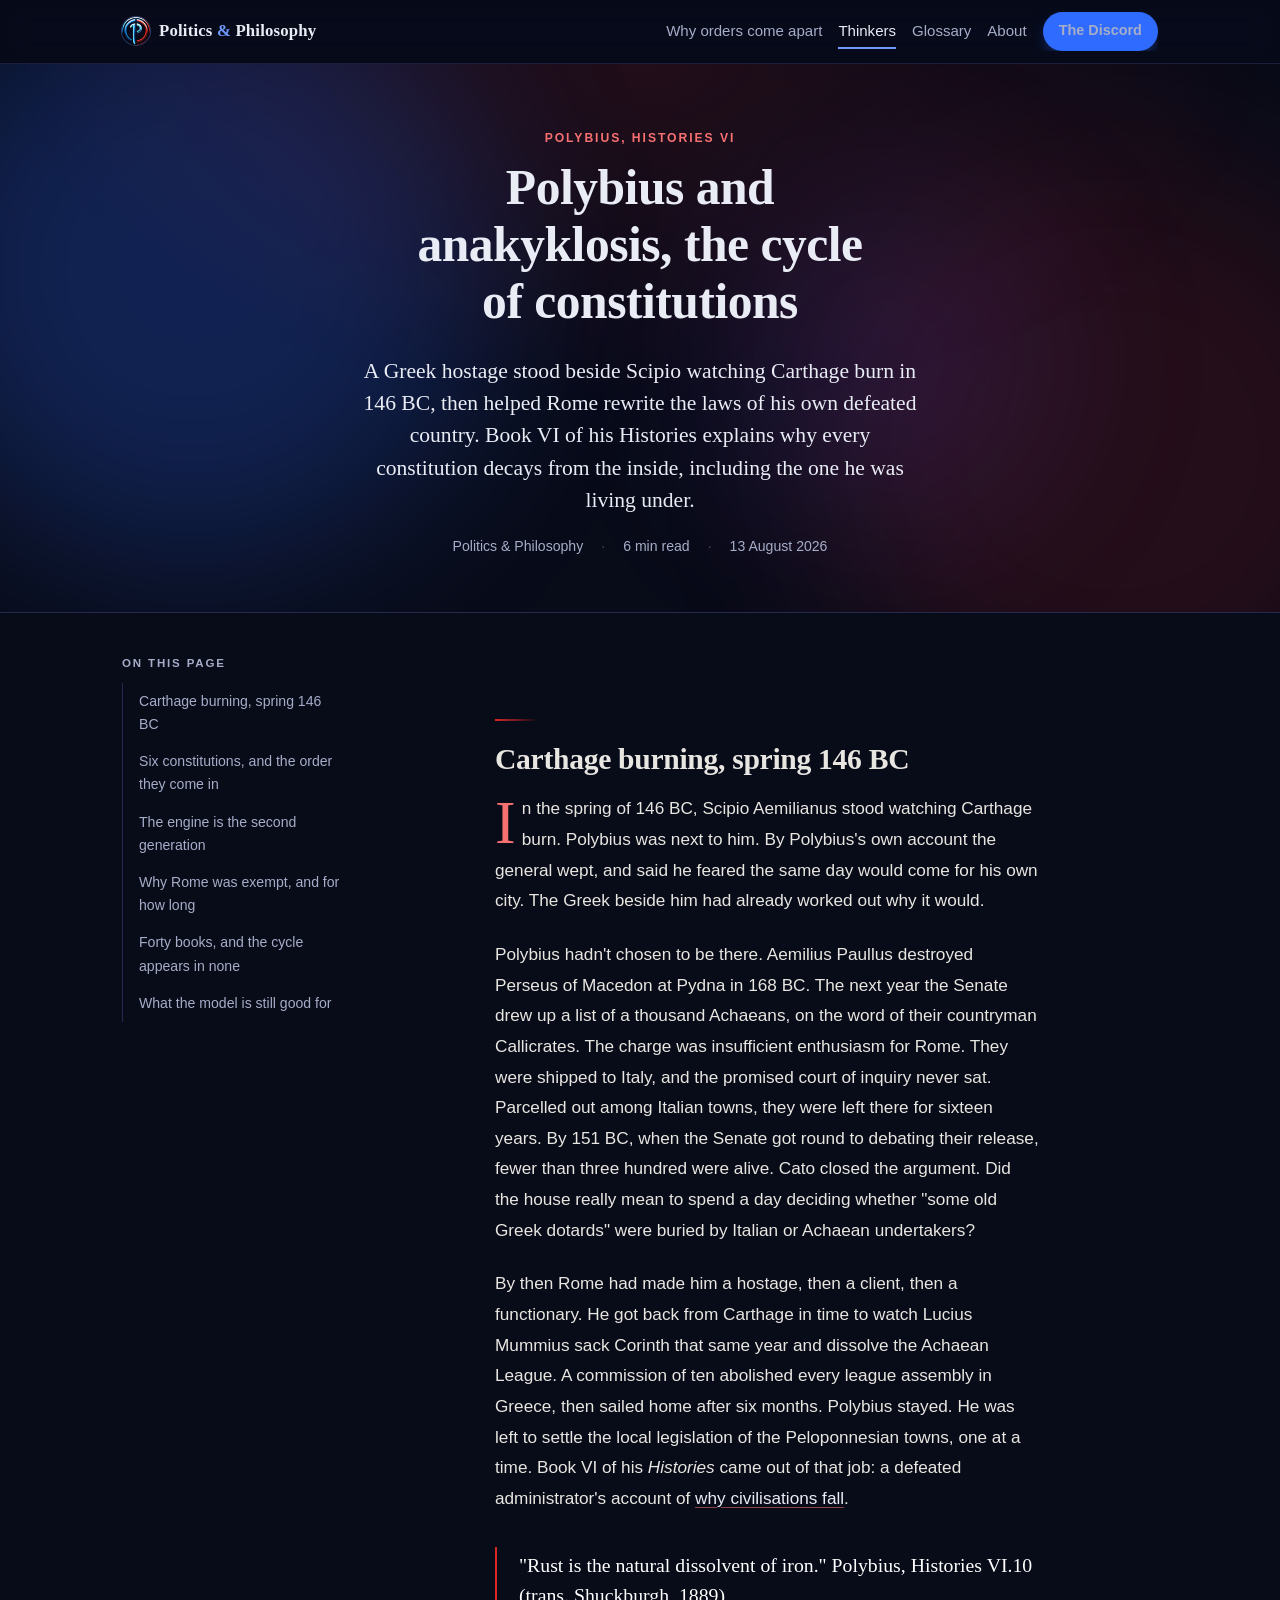
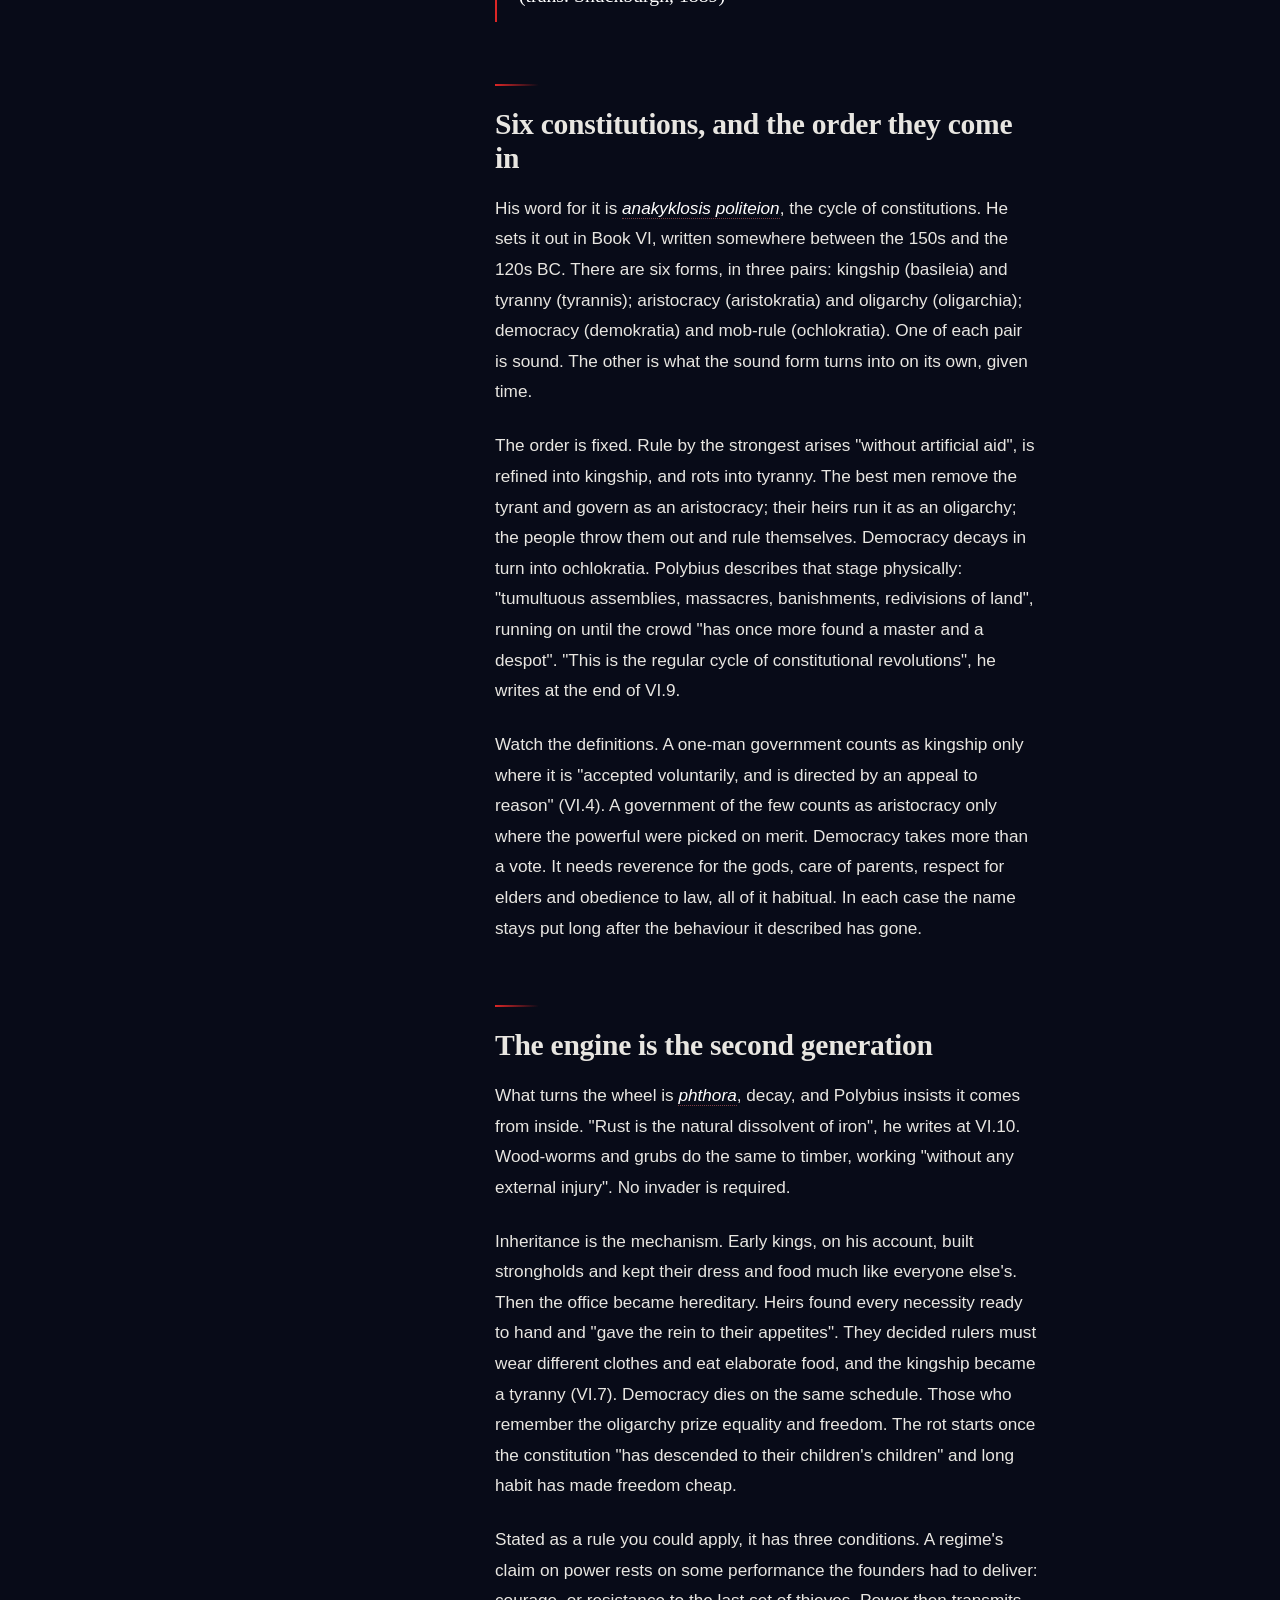
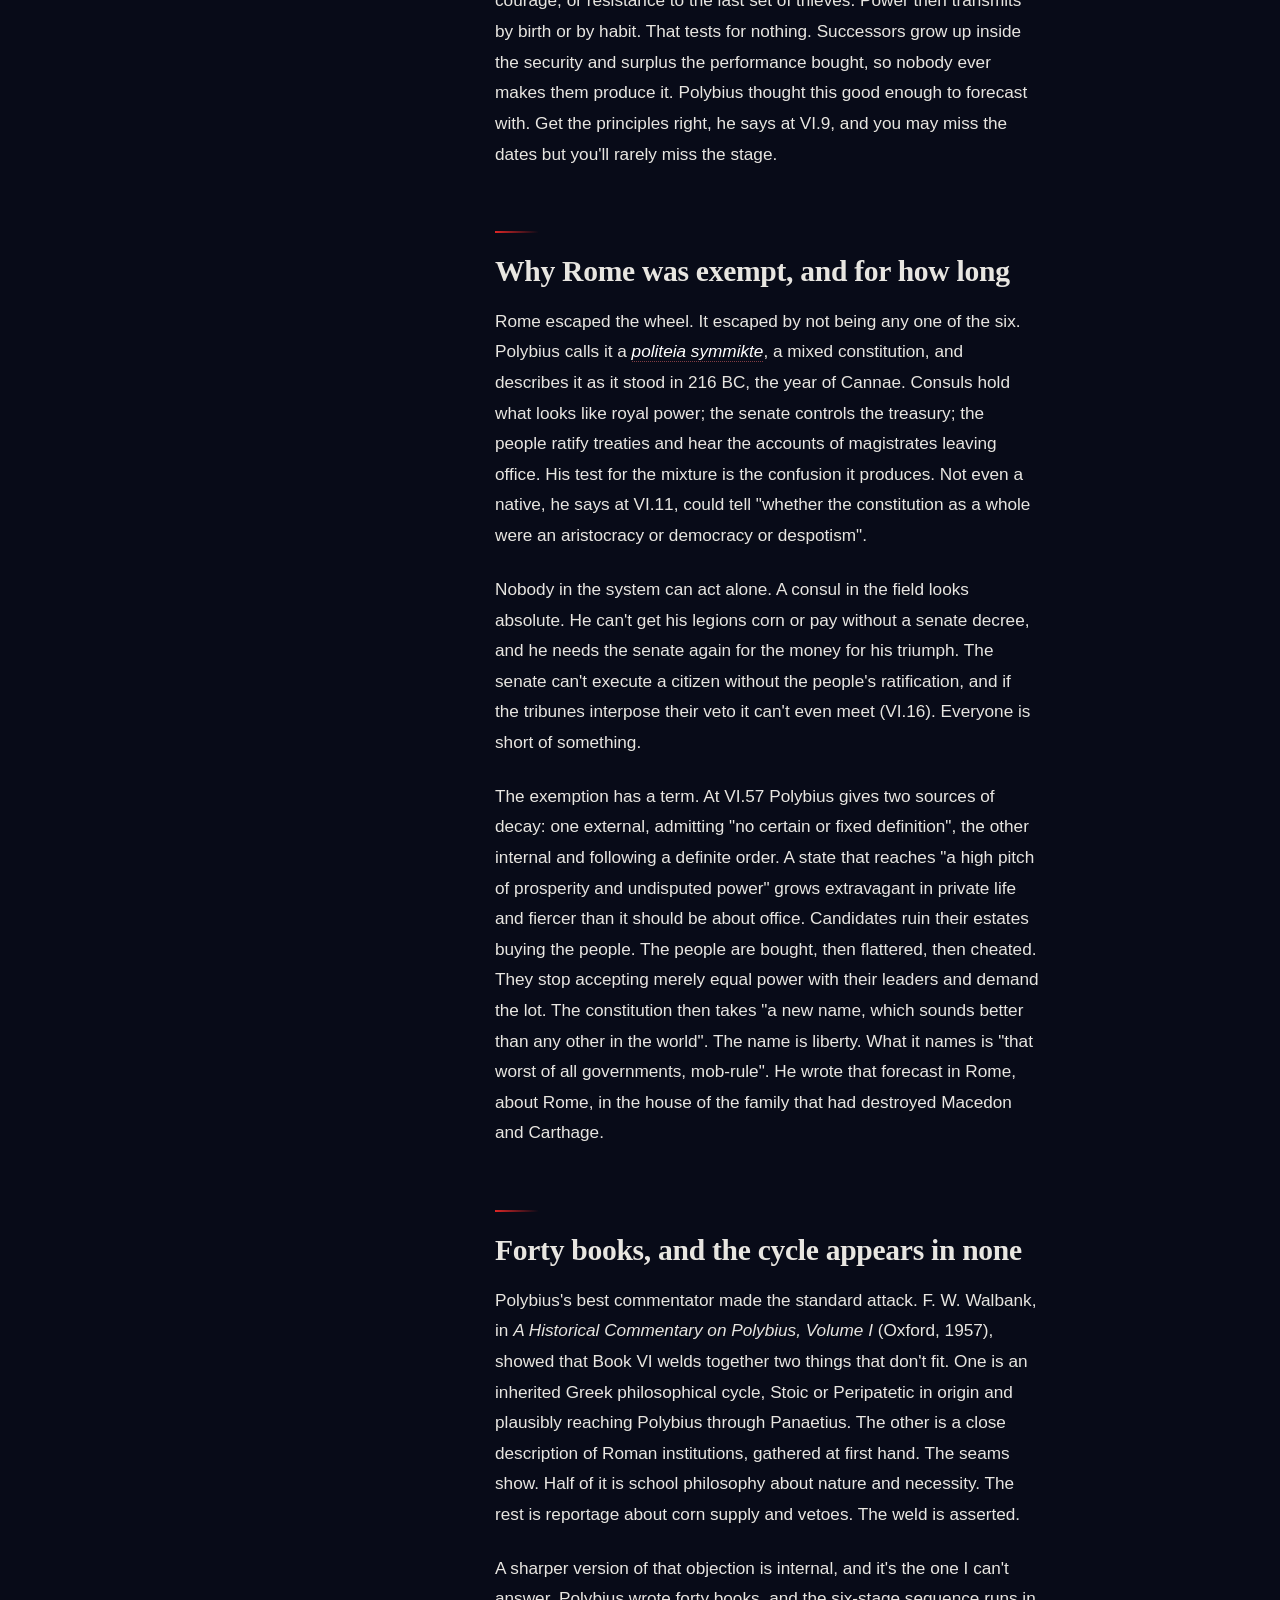
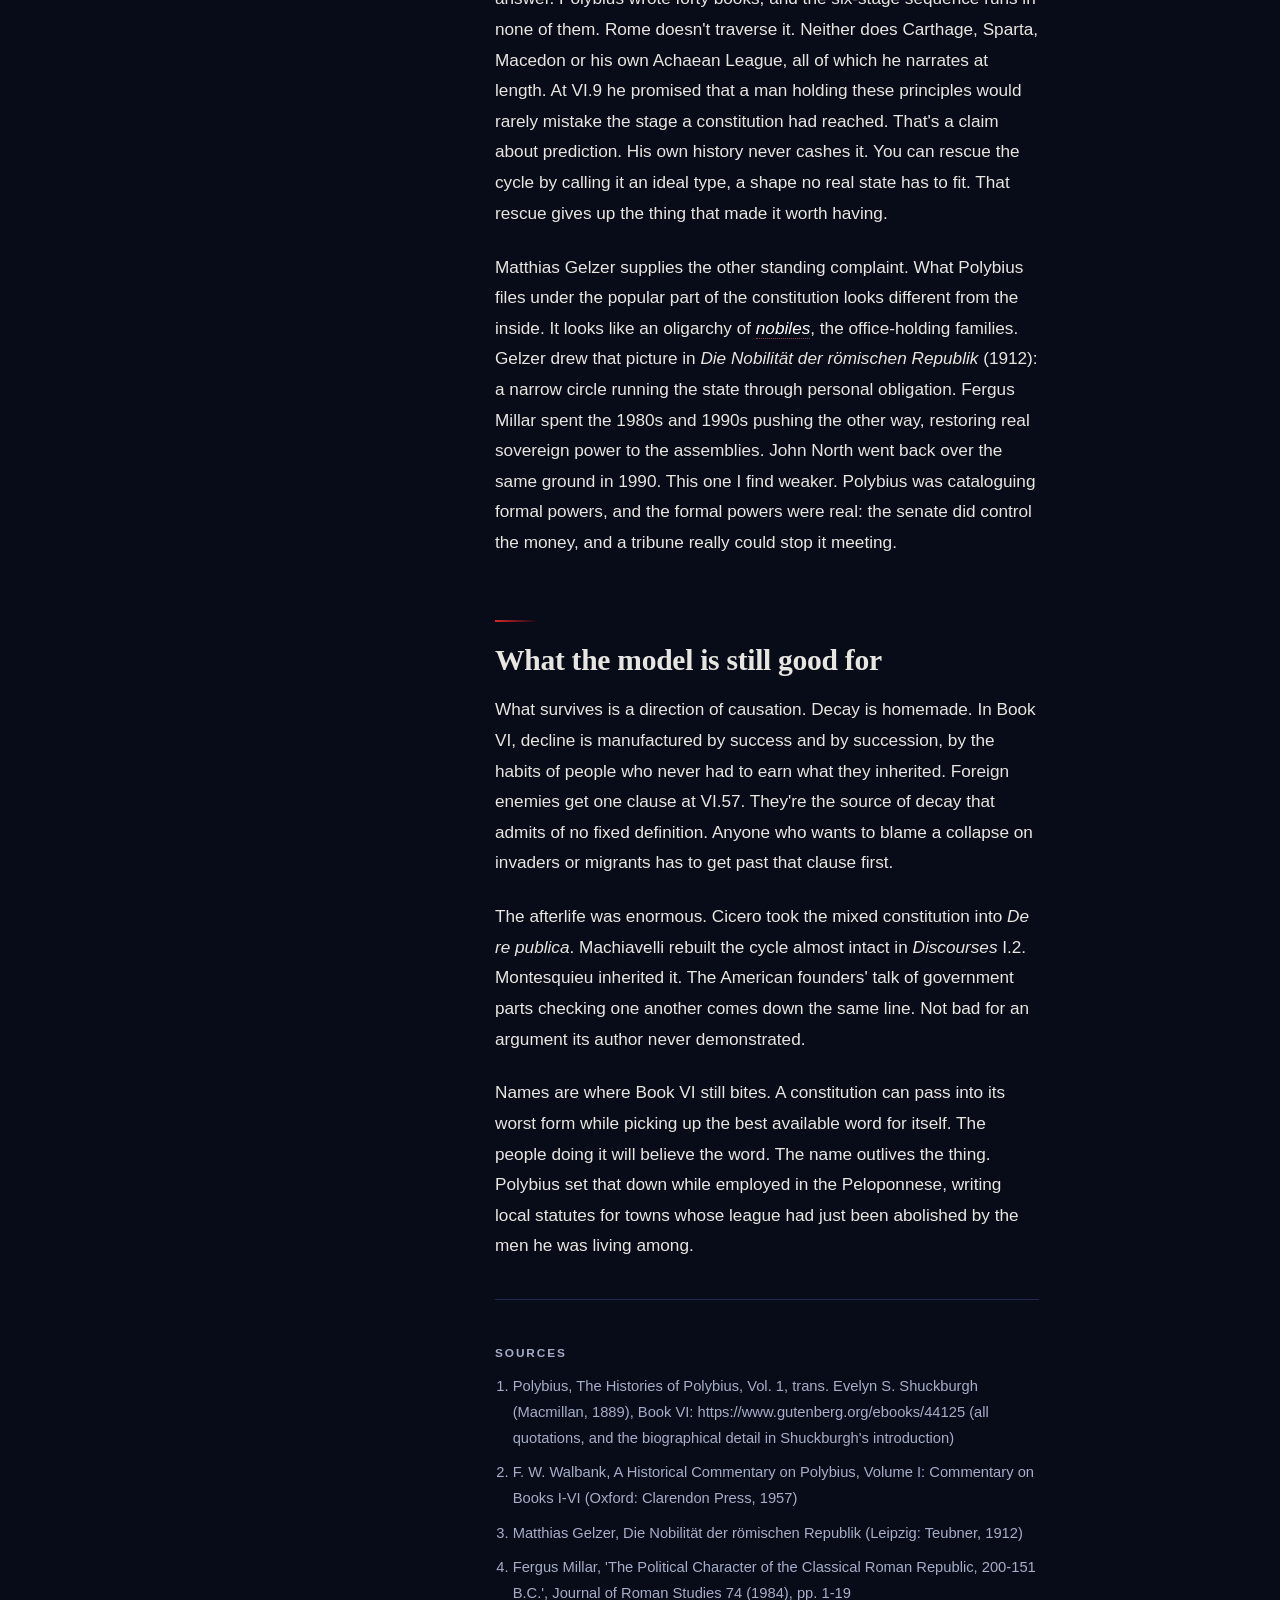
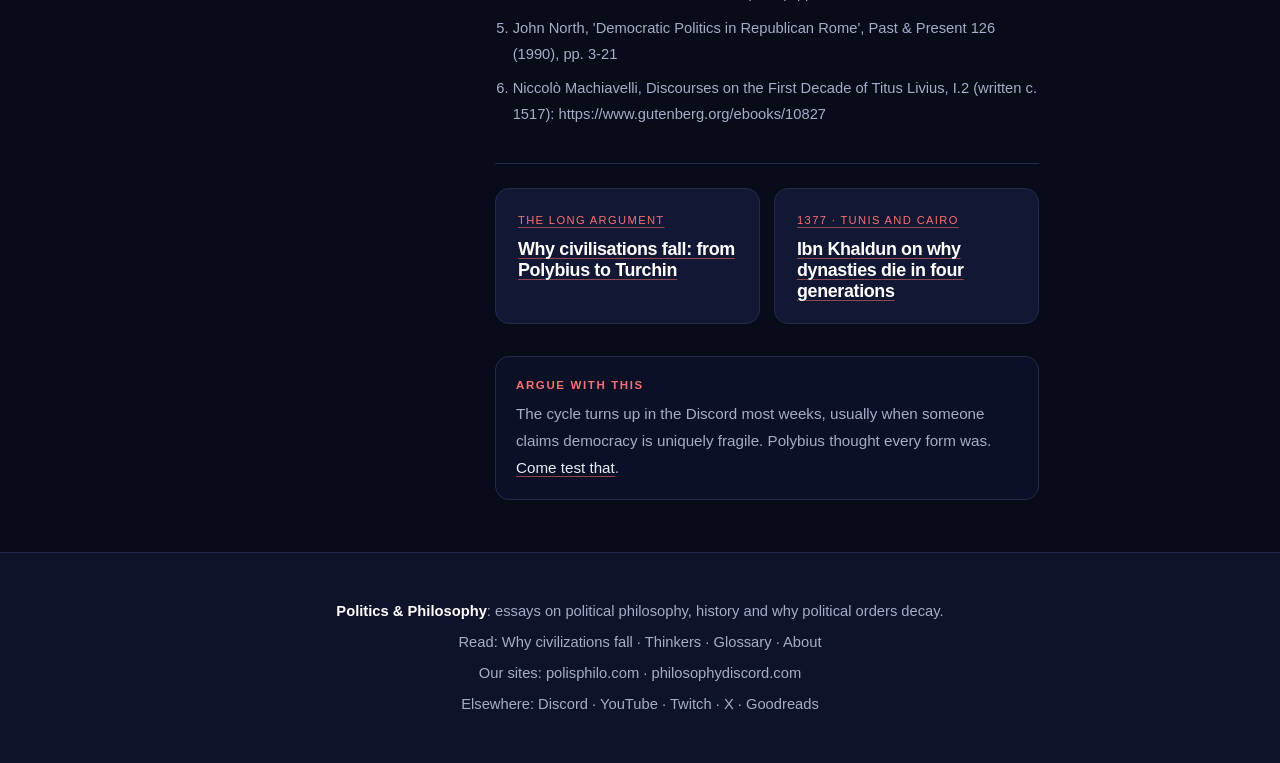
<file: thinkers/polybius/index.html>
<!doctype html>
<html lang="en">
<head>
<meta charset="utf-8">
<meta name="viewport" content="width=device-width, initial-scale=1">
<meta name="robots" content="index,follow,max-image-preview:large,max-snippet:-1">
<meta name="theme-color" content="#080b18">

<link rel="canonical" href="https://politicsphilosophy.com/thinkers/polybius/">

<title>Polybius and anakyklosis, the cycle of constitutions</title>
<meta name="description" content="Polybius, deported to Italy in 167 BC, argued in Book VI of his Histories that constitutions decay in a fixed order, and that the heirs do all the damage.">

<meta property="og:type" content="article">
<meta property="og:site_name" content="Politics &amp; Philosophy">
<meta property="og:url" content="https://politicsphilosophy.com/thinkers/polybius/">
<meta property="og:title" content="Polybius and anakyklosis, the cycle of constitutions">
<meta property="og:description" content="Polybius, deported to Italy in 167 BC, argued in Book VI of his Histories that constitutions decay in a fixed order, and that the heirs do all the damage.">
<meta property="og:image" content="https://politicsphilosophy.com/og.png">
<meta property="og:image:width" content="1200">
<meta property="og:image:height" content="630">
<meta name="twitter:card" content="summary_large_image">
<meta name="twitter:site" content="@polisphilo">
<meta name="twitter:title" content="Polybius and anakyklosis, the cycle of constitutions">
<meta name="twitter:description" content="Polybius, deported to Italy in 167 BC, argued in Book VI of his Histories that constitutions decay in a fixed order, and that the heirs do all the damage.">
<meta name="twitter:image" content="https://politicsphilosophy.com/og.png">

<link rel="icon" href="/favicon.ico" sizes="32x32">
<link rel="icon" href="/favicon-192.png" type="image/png" sizes="192x192">
<link rel="apple-touch-icon" href="/apple-touch-icon.png">
<link rel="manifest" href="/site.webmanifest">
<link rel="stylesheet" href="/style.css">
<script>document.documentElement.className += ' js';</script>
<script src="/app.js" defer></script>

<script type="application/ld+json">
{
 "@context": "https://schema.org",
 "@graph": [
  {
   "@type": "Article",
   "@id": "https://politicsphilosophy.com/thinkers/polybius/#page",
   "headline": "Polybius and anakyklosis, the cycle of constitutions",
   "description": "Polybius, deported to Italy in 167 BC, argued in Book VI of his Histories that constitutions decay in a fixed order, and that the heirs do all the damage.",
   "datePublished": "2026-08-13",
   "dateModified": "2026-08-13",
   "inLanguage": "en",
   "isPartOf": {
    "@id": "https://politicsphilosophy.com/#website"
   },
   "publisher": {
    "@id": "https://polisphilo.com/#org"
   },
   "author": {
    "@id": "https://polisphilo.com/#org"
   },
   "mainEntityOfPage": "https://politicsphilosophy.com/thinkers/polybius/"
  },
  {
   "@type": "WebSite",
   "@id": "https://politicsphilosophy.com/#website",
   "name": "Politics & Philosophy",
   "url": "https://politicsphilosophy.com/",
   "inLanguage": "en",
   "publisher": {
    "@id": "https://polisphilo.com/#org"
   }
  },
  {
   "@type": "BreadcrumbList",
   "itemListElement": [
    {
     "@type": "ListItem",
     "position": 1,
     "name": "Home",
     "item": "https://politicsphilosophy.com/"
    },
    {
     "@type": "ListItem",
     "position": 2,
     "name": "Thinkers",
     "item": "https://politicsphilosophy.com/thinkers/"
    },
    {
     "@type": "ListItem",
     "position": 3,
     "name": "Polybius and anakyklosis, the cycle of constitutions",
     "item": "https://politicsphilosophy.com/thinkers/polybius/"
    }
   ]
  }
 ]
}
</script>
</head>
<body>
<nav class="topbar">
  <div class="topbar-in">
    <a class="brand" href="/"><img src="/mark.png" alt="" width="28" height="28"> <span>Politics <em>&amp;</em> Philosophy</span></a>
    <div class="site-links">
      <a href="/why-civilizations-fall/">Why orders come apart</a>
      <a href="/thinkers/" aria-current="page">Thinkers</a>
      <a href="/glossary/">Glossary</a>
      <a href="/about/">About</a>
      <a class="btn btn-sm" href="https://philosophydiscord.com/" rel="noopener">The Discord</a>
    </div>
  </div>
  <span class="progress"></span>
</nav>
<span class="readbar"></span>

<header class="masthead">
  <div class="aurora" aria-hidden="true"><i></i><i></i><i></i></div>
  <span class="kicker">Polybius, Histories VI</span>
  <h1>Polybius and anakyklosis, the cycle of constitutions</h1>
  <p class="standfirst">A Greek hostage stood beside Scipio watching Carthage burn in 146 BC, then helped Rome rewrite the laws of his own defeated country. Book VI of his Histories explains why every constitution decays from the inside, including the one he was living under.</p>
  <p class="byline">Politics &amp; Philosophy <span class="sep">·</span> 6 min read <span class="sep">·</span> <time datetime="2026-08-13">13 August 2026</time></p>
</header>

<main>
  <div class="essay-wrap">
    <nav class="toc" aria-label="On this page">
      <h2>On this page</h2>
      <ol>
      <li><a href="#carthage-burning-spring-146-bc">Carthage burning, spring 146 BC</a></li>
      <li><a href="#six-constitutions-and-the-order-they-come-in">Six constitutions, and the order they come in</a></li>
      <li><a href="#the-engine-is-the-second-generation">The engine is the second generation</a></li>
      <li><a href="#why-rome-was-exempt-and-for-how-long">Why Rome was exempt, and for how long</a></li>
      <li><a href="#forty-books-and-the-cycle-appears-in-none">Forty books, and the cycle appears in none</a></li>
      <li><a href="#what-the-model-is-still-good-for">What the model is still good for</a></li>
      </ol>
    </nav>

    <article class="prose">
      <h2 id="carthage-burning-spring-146-bc">Carthage burning, spring 146 BC</h2>
      <p>In the spring of 146 BC, Scipio Aemilianus stood watching Carthage burn. Polybius was next to him. By Polybius's own account the general wept, and said he feared the same day would come for his own city. The Greek beside him had already worked out why it would.</p>
      <p>Polybius hadn't chosen to be there. Aemilius Paullus destroyed Perseus of Macedon at Pydna in 168 BC. The next year the Senate drew up a list of a thousand Achaeans, on the word of their countryman Callicrates. The charge was insufficient enthusiasm for Rome. They were shipped to Italy, and the promised court of inquiry never sat. Parcelled out among Italian towns, they were left there for sixteen years. By 151 BC, when the Senate got round to debating their release, fewer than three hundred were alive. Cato closed the argument. Did the house really mean to spend a day deciding whether "some old Greek dotards" were buried by Italian or Achaean undertakers?</p>
      <p>By then Rome had made him a hostage, then a client, then a functionary. He got back from Carthage in time to watch Lucius Mummius sack Corinth that same year and dissolve the Achaean League. A commission of ten abolished every league assembly in Greece, then sailed home after six months. Polybius stayed. He was left to settle the local legislation of the Peloponnesian towns, one at a time. Book VI of his <em>Histories</em> came out of that job: a defeated administrator's account of <a href="/why-civilizations-fall/">why civilisations fall</a>.</p>
      <blockquote><p>&quot;Rust is the natural dissolvent of iron.&quot; Polybius, Histories VI.10 (trans. Shuckburgh, 1889)</p></blockquote>
      <h2 id="six-constitutions-and-the-order-they-come-in">Six constitutions, and the order they come in</h2>
      <p>His word for it is <span class="term">anakyklosis politeion</span>, the cycle of constitutions. He sets it out in Book VI, written somewhere between the 150s and the 120s BC. There are six forms, in three pairs: kingship (basileia) and tyranny (tyrannis); aristocracy (aristokratia) and oligarchy (oligarchia); democracy (demokratia) and mob-rule (ochlokratia). One of each pair is sound. The other is what the sound form turns into on its own, given time.</p>
      <p>The order is fixed. Rule by the strongest arises "without artificial aid", is refined into kingship, and rots into tyranny. The best men remove the tyrant and govern as an aristocracy; their heirs run it as an oligarchy; the people throw them out and rule themselves. Democracy decays in turn into ochlokratia. Polybius describes that stage physically: "tumultuous assemblies, massacres, banishments, redivisions of land", running on until the crowd "has once more found a master and a despot". "This is the regular cycle of constitutional revolutions", he writes at the end of VI.9.</p>
      <p>Watch the definitions. A one-man government counts as kingship only where it is "accepted voluntarily, and is directed by an appeal to reason" (VI.4). A government of the few counts as aristocracy only where the powerful were picked on merit. Democracy takes more than a vote. It needs reverence for the gods, care of parents, respect for elders and obedience to law, all of it habitual. In each case the name stays put long after the behaviour it described has gone.</p>
      <h2 id="the-engine-is-the-second-generation">The engine is the second generation</h2>
      <p>What turns the wheel is <span class="term">phthora</span>, decay, and Polybius insists it comes from inside. "Rust is the natural dissolvent of iron", he writes at VI.10. Wood-worms and grubs do the same to timber, working "without any external injury". No invader is required.</p>
      <p>Inheritance is the mechanism. Early kings, on his account, built strongholds and kept their dress and food much like everyone else's. Then the office became hereditary. Heirs found every necessity ready to hand and "gave the rein to their appetites". They decided rulers must wear different clothes and eat elaborate food, and the kingship became a tyranny (VI.7). Democracy dies on the same schedule. Those who remember the oligarchy prize equality and freedom. The rot starts once the constitution "has descended to their children's children" and long habit has made freedom cheap.</p>
      <p>Stated as a rule you could apply, it has three conditions. A regime's claim on power rests on some performance the founders had to deliver: courage, or resistance to the last set of thieves. Power then transmits by birth or by habit. That tests for nothing. Successors grow up inside the security and surplus the performance bought, so nobody ever makes them produce it. Polybius thought this good enough to forecast with. Get the principles right, he says at VI.9, and you may miss the dates but you'll rarely miss the stage.</p>
      <h2 id="why-rome-was-exempt-and-for-how-long">Why Rome was exempt, and for how long</h2>
      <p>Rome escaped the wheel. It escaped by not being any one of the six. Polybius calls it a <span class="term">politeia symmikte</span>, a mixed constitution, and describes it as it stood in 216 BC, the year of Cannae. Consuls hold what looks like royal power; the senate controls the treasury; the people ratify treaties and hear the accounts of magistrates leaving office. His test for the mixture is the confusion it produces. Not even a native, he says at VI.11, could tell "whether the constitution as a whole were an aristocracy or democracy or despotism".</p>
      <p>Nobody in the system can act alone. A consul in the field looks absolute. He can't get his legions corn or pay without a senate decree, and he needs the senate again for the money for his triumph. The senate can't execute a citizen without the people's ratification, and if the tribunes interpose their veto it can't even meet (VI.16). Everyone is short of something.</p>
      <p>The exemption has a term. At VI.57 Polybius gives two sources of decay: one external, admitting "no certain or fixed definition", the other internal and following a definite order. A state that reaches "a high pitch of prosperity and undisputed power" grows extravagant in private life and fiercer than it should be about office. Candidates ruin their estates buying the people. The people are bought, then flattered, then cheated. They stop accepting merely equal power with their leaders and demand the lot. The constitution then takes "a new name, which sounds better than any other in the world". The name is liberty. What it names is "that worst of all governments, mob-rule". He wrote that forecast in Rome, about Rome, in the house of the family that had destroyed Macedon and Carthage.</p>
      <h2 id="forty-books-and-the-cycle-appears-in-none">Forty books, and the cycle appears in none</h2>
      <p>Polybius's best commentator made the standard attack. F. W. Walbank, in <em>A Historical Commentary on Polybius, Volume I</em> (Oxford, 1957), showed that Book VI welds together two things that don't fit. One is an inherited Greek philosophical cycle, Stoic or Peripatetic in origin and plausibly reaching Polybius through Panaetius. The other is a close description of Roman institutions, gathered at first hand. The seams show. Half of it is school philosophy about nature and necessity. The rest is reportage about corn supply and vetoes. The weld is asserted.</p>
      <p>A sharper version of that objection is internal, and it's the one I can't answer. Polybius wrote forty books, and the six-stage sequence runs in none of them. Rome doesn't traverse it. Neither does Carthage, Sparta, Macedon or his own Achaean League, all of which he narrates at length. At VI.9 he promised that a man holding these principles would rarely mistake the stage a constitution had reached. That's a claim about prediction. His own history never cashes it. You can rescue the cycle by calling it an ideal type, a shape no real state has to fit. That rescue gives up the thing that made it worth having.</p>
      <p>Matthias Gelzer supplies the other standing complaint. What Polybius files under the popular part of the constitution looks different from the inside. It looks like an oligarchy of <span class="term">nobiles</span>, the office-holding families. Gelzer drew that picture in <em>Die Nobilität der römischen Republik</em> (1912): a narrow circle running the state through personal obligation. Fergus Millar spent the 1980s and 1990s pushing the other way, restoring real sovereign power to the assemblies. John North went back over the same ground in 1990. This one I find weaker. Polybius was cataloguing formal powers, and the formal powers were real: the senate did control the money, and a tribune really could stop it meeting.</p>
      <h2 id="what-the-model-is-still-good-for">What the model is still good for</h2>
      <p>What survives is a direction of causation. Decay is homemade. In Book VI, decline is manufactured by success and by succession, by the habits of people who never had to earn what they inherited. Foreign enemies get one clause at VI.57. They're the source of decay that admits of no fixed definition. Anyone who wants to blame a collapse on invaders or migrants has to get past that clause first.</p>
      <p>The afterlife was enormous. Cicero took the mixed constitution into <em>De re publica</em>. Machiavelli rebuilt the cycle almost intact in <em>Discourses</em> I.2. Montesquieu inherited it. The American founders' talk of government parts checking one another comes down the same line. Not bad for an argument its author never demonstrated.</p>
      <p>Names are where Book VI still bites. A constitution can pass into its worst form while picking up the best available word for itself. The people doing it will believe the word. The name outlives the thing. Polybius set that down while employed in the Peloponnese, writing local statutes for towns whose league had just been abolished by the men he was living among.</p>

    <div class="sources">
      <h2>Sources</h2>
      <ol>
      <li>Polybius, The Histories of Polybius, Vol. 1, trans. Evelyn S. Shuckburgh (Macmillan, 1889), Book VI: https://www.gutenberg.org/ebooks/44125 (all quotations, and the biographical detail in Shuckburgh&#x27;s introduction)</li>
      <li>F. W. Walbank, A Historical Commentary on Polybius, Volume I: Commentary on Books I-VI (Oxford: Clarendon Press, 1957)</li>
      <li>Matthias Gelzer, Die Nobilität der römischen Republik (Leipzig: Teubner, 1912)</li>
      <li>Fergus Millar, &#x27;The Political Character of the Classical Roman Republic, 200-151 B.C.&#x27;, Journal of Roman Studies 74 (1984), pp. 1-19</li>
      <li>John North, &#x27;Democratic Politics in Republican Rome&#x27;, Past &amp; Present 126 (1990), pp. 3-21</li>
      <li>Niccolò Machiavelli, Discourses on the First Decade of Titus Livius, I.2 (written c. 1517): https://www.gutenberg.org/ebooks/10827</li>
      </ol>
    </div>

    <div class="next-read">
      <a class="essay" href="/why-civilizations-fall/"><span class="era">The long argument</span><h3>Why civilisations fall: from Polybius to Turchin</h3></a>
      <a class="essay" href="/thinkers/ibn-khaldun/"><span class="era">1377 · Tunis and Cairo</span><h3>Ibn Khaldun on why dynasties die in four generations</h3></a>
    </div>

    <div class="aside" style="margin-top:32px">
      <h4>Argue with this</h4>
      <p>The cycle turns up in the Discord most weeks, usually when someone claims democracy is uniquely fragile. Polybius thought every form was. <a href="https://philosophydiscord.com/">Come test that</a>.</p>
    </div>
    </article>
  </div>
</main>

<footer class="foot">
  <p><strong>Politics &amp; Philosophy</strong>: essays on political philosophy, history and why political orders decay.</p>
  <p>Read: <a href="/why-civilizations-fall/">Why civilizations fall</a> ·
     <a href="/thinkers/">Thinkers</a> ·
     <a href="/glossary/">Glossary</a> ·
     <a href="/about/">About</a></p>
  <p>Our sites: <a href="https://polisphilo.com/">polisphilo.com</a> ·
     <a href="https://philosophydiscord.com/">philosophydiscord.com</a></p>
  <p>Elsewhere: <a href="https://discord.gg/RZgT4HBjCR" rel="noopener">Discord</a> ·
     <a href="https://www.youtube.com/@polisphilo" rel="noopener">YouTube</a> ·
     <a href="https://www.twitch.tv/polisphilo" rel="noopener">Twitch</a> ·
     <a href="https://x.com/polisphilo" rel="noopener">X</a> ·
     <a href="https://www.goodreads.com/group/show/7275049-politics-philosophy-book-club" rel="noopener">Goodreads</a></p>
</footer>

</body>
</html>
</file>
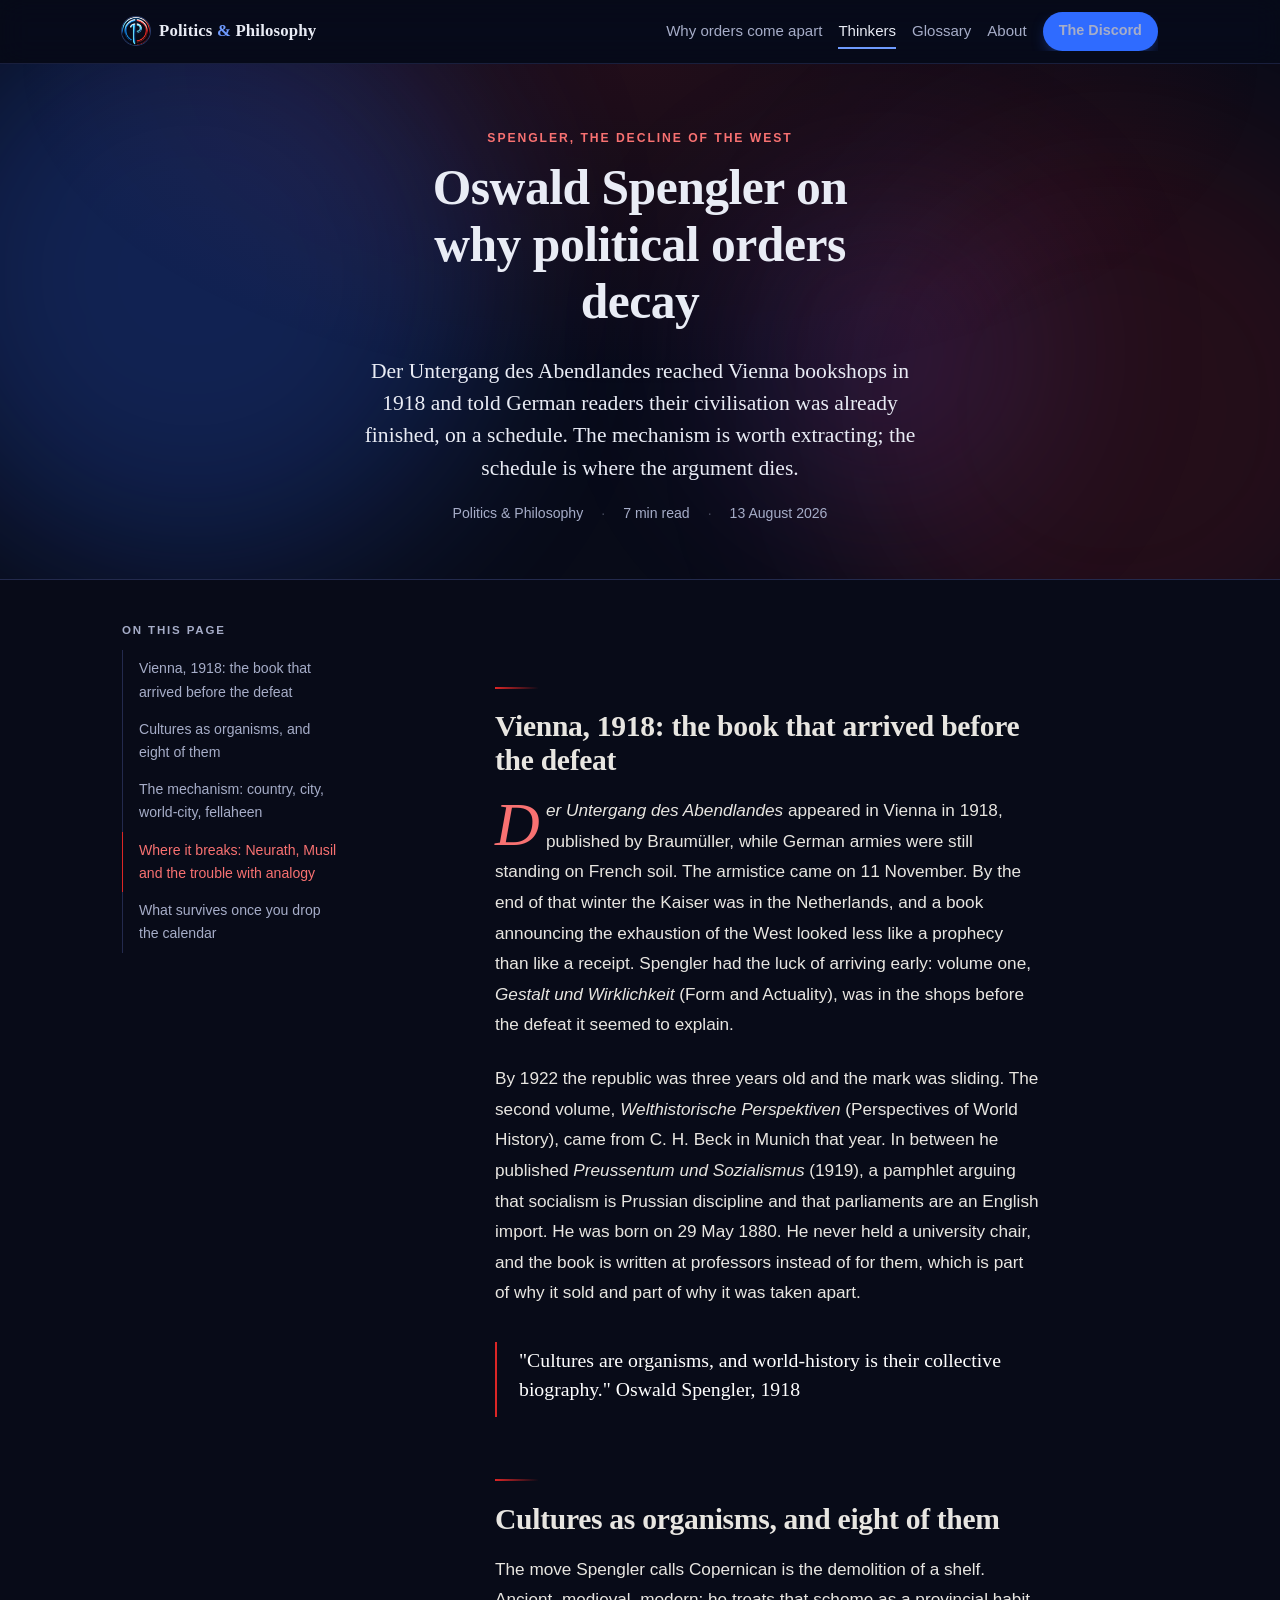
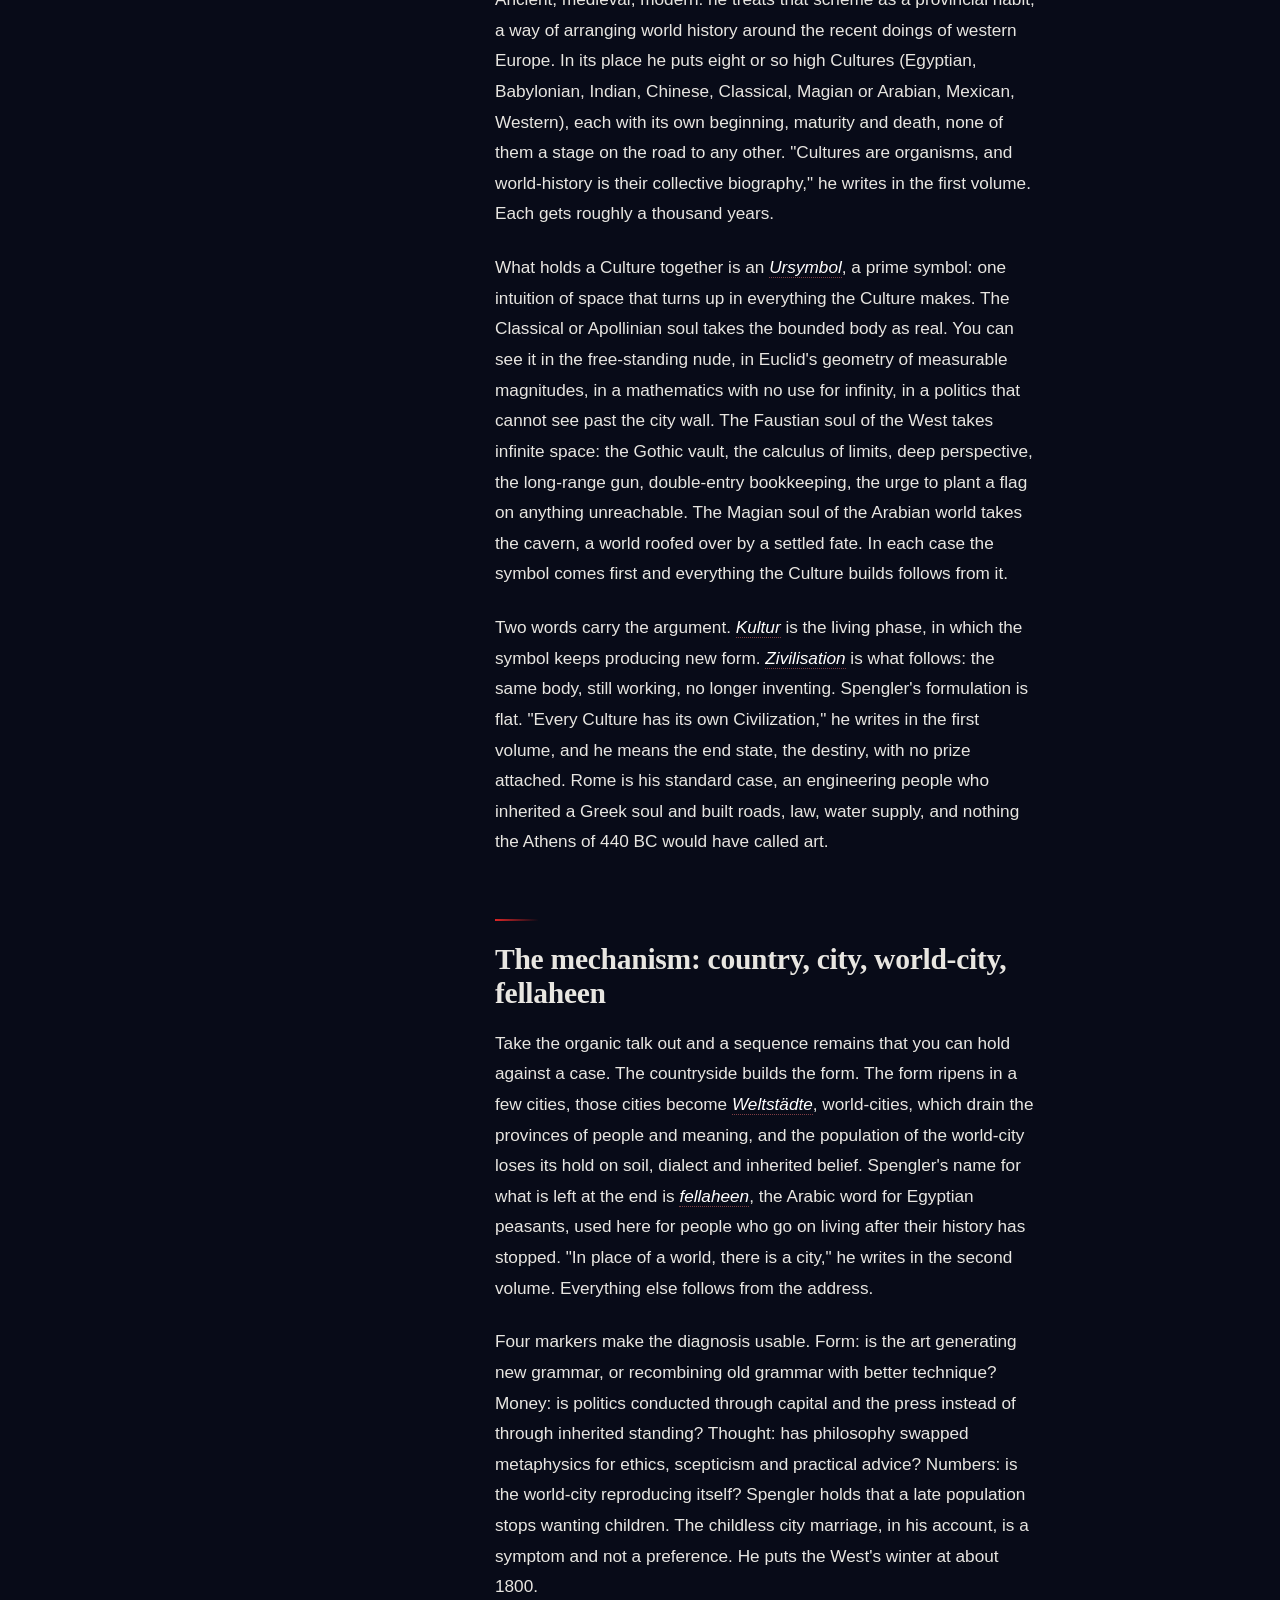
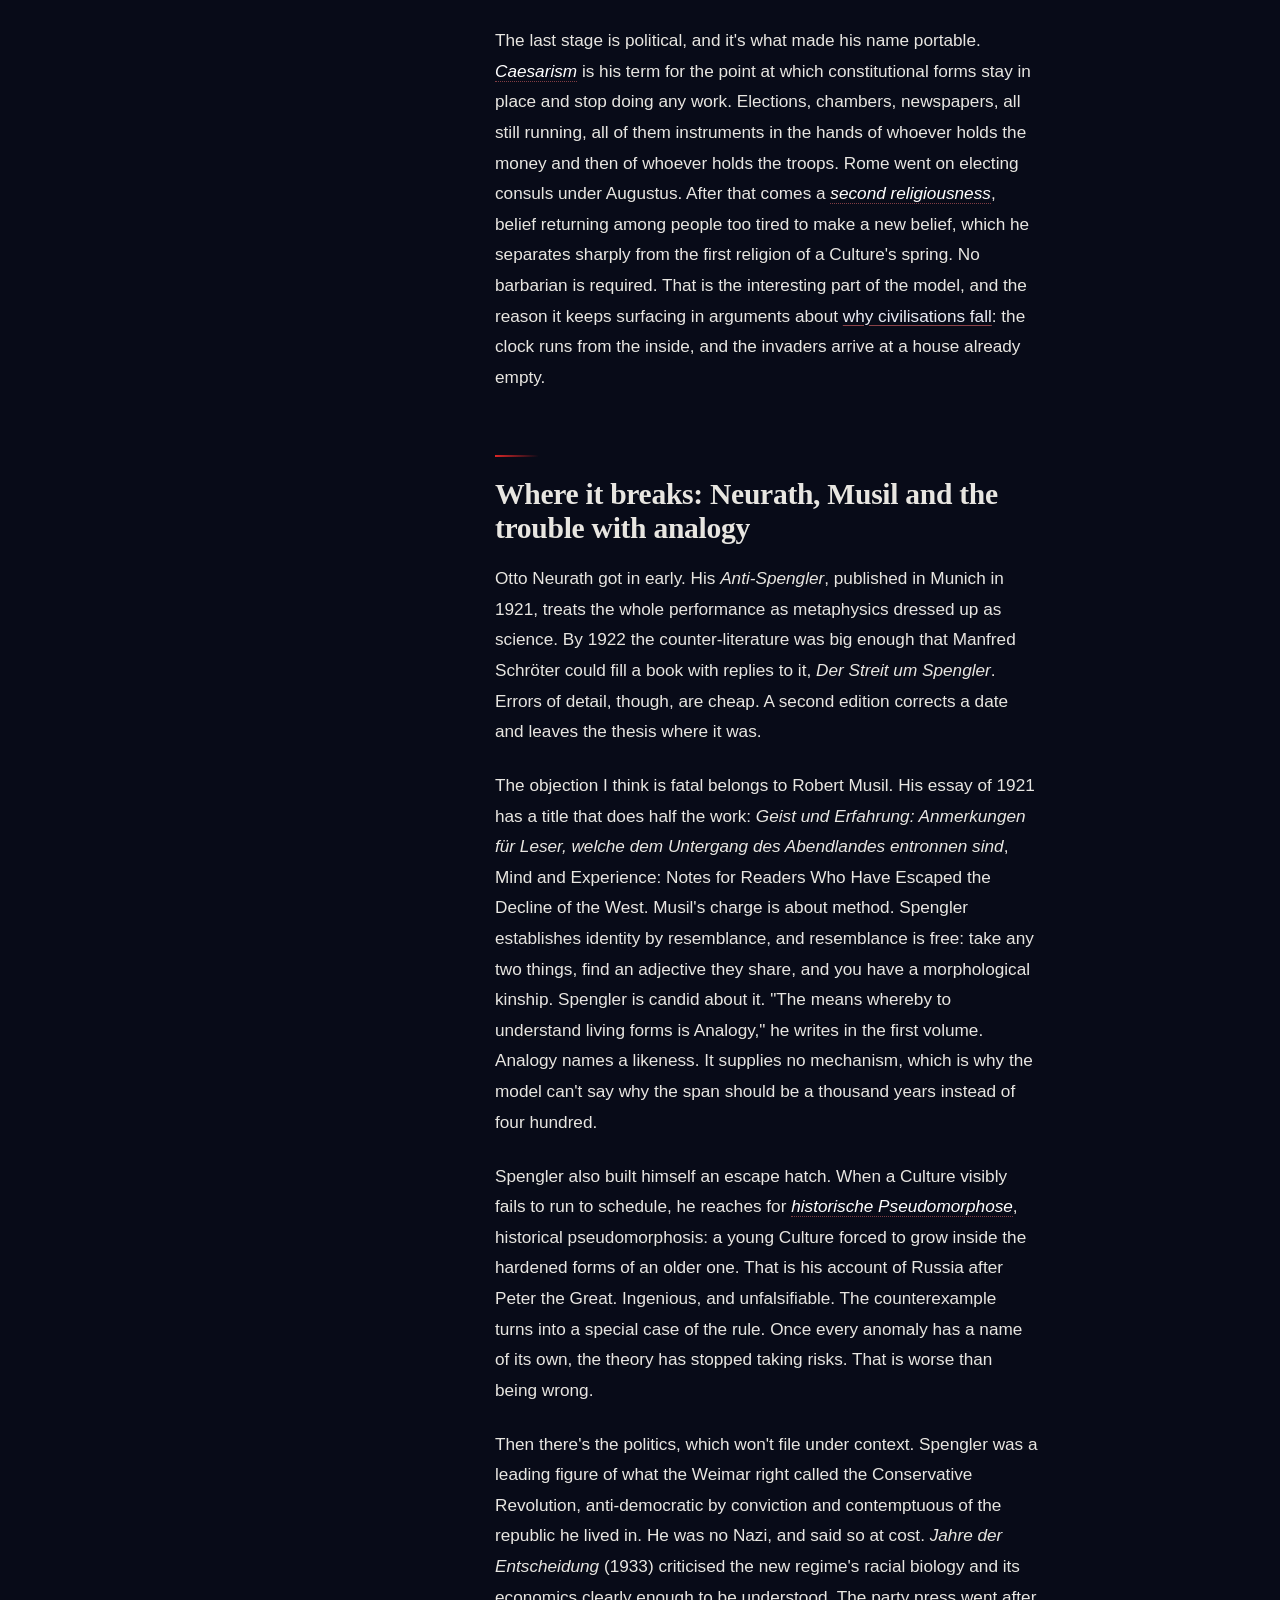
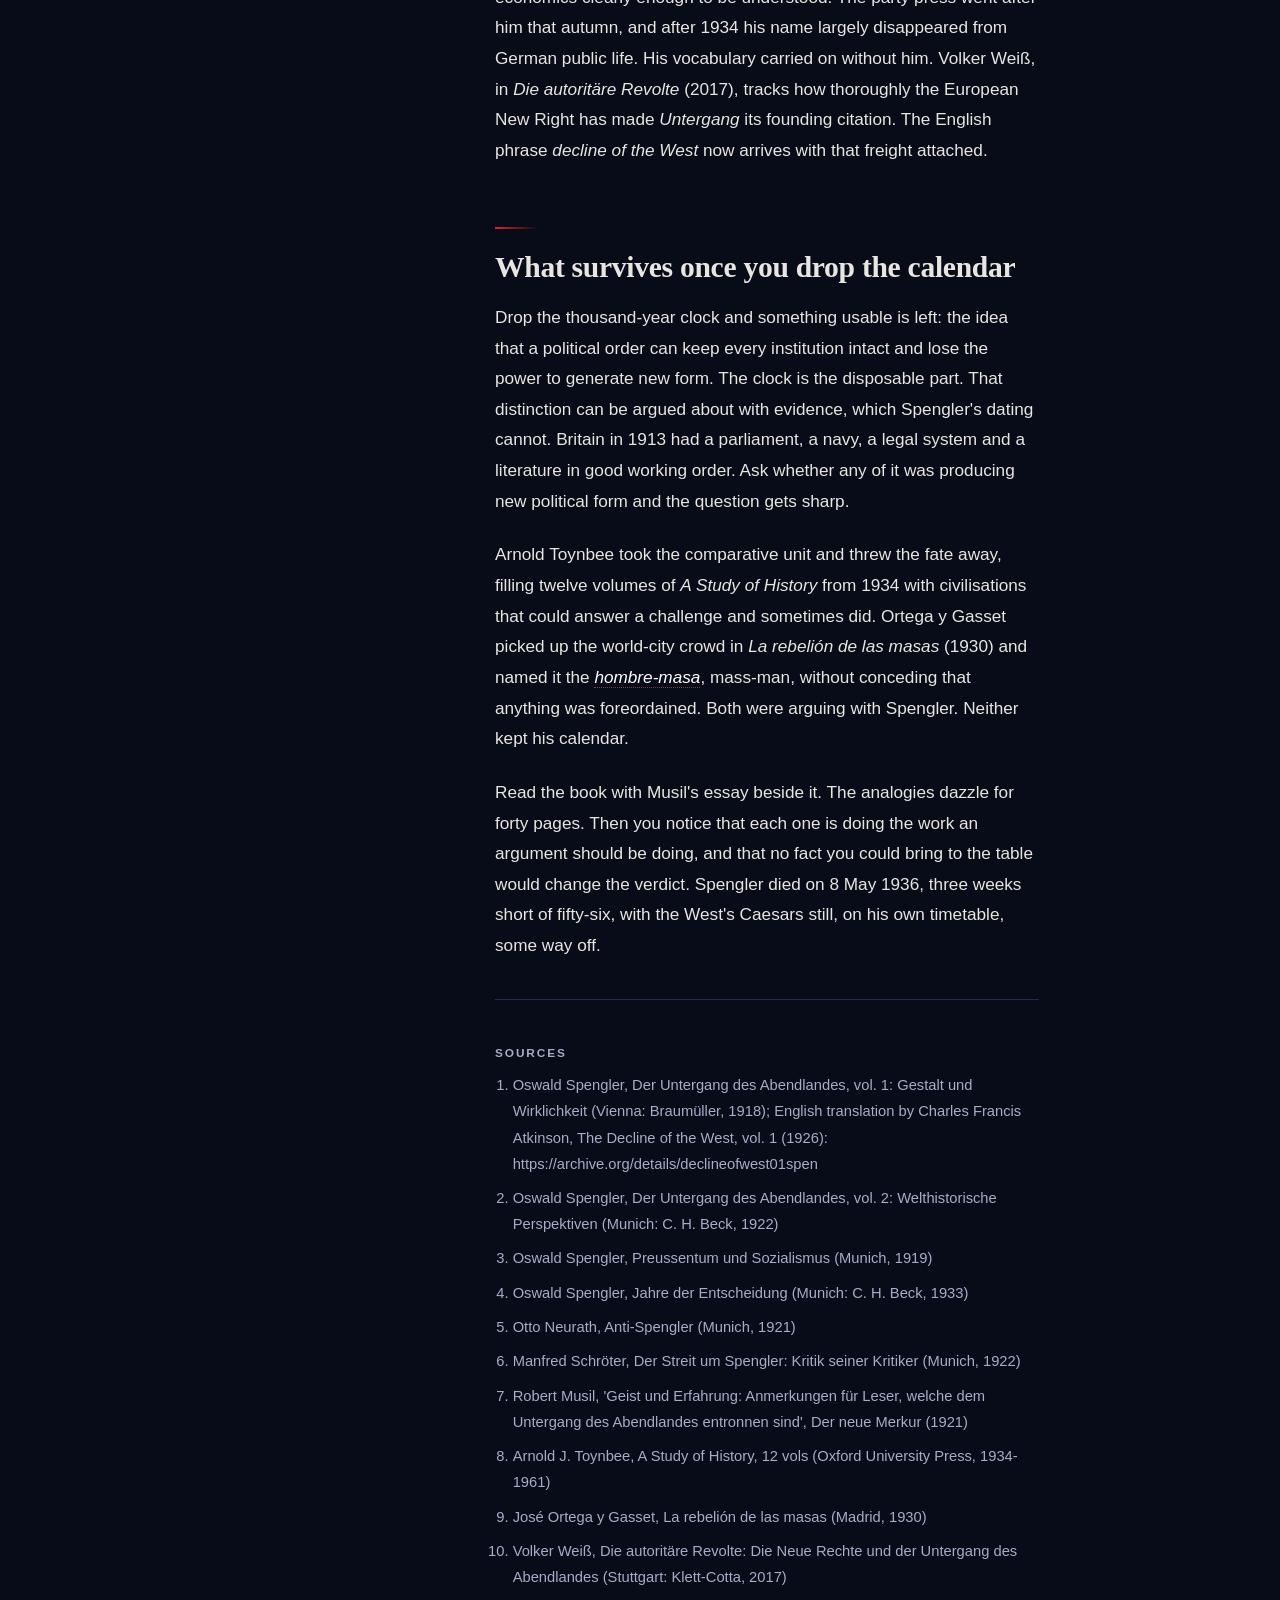
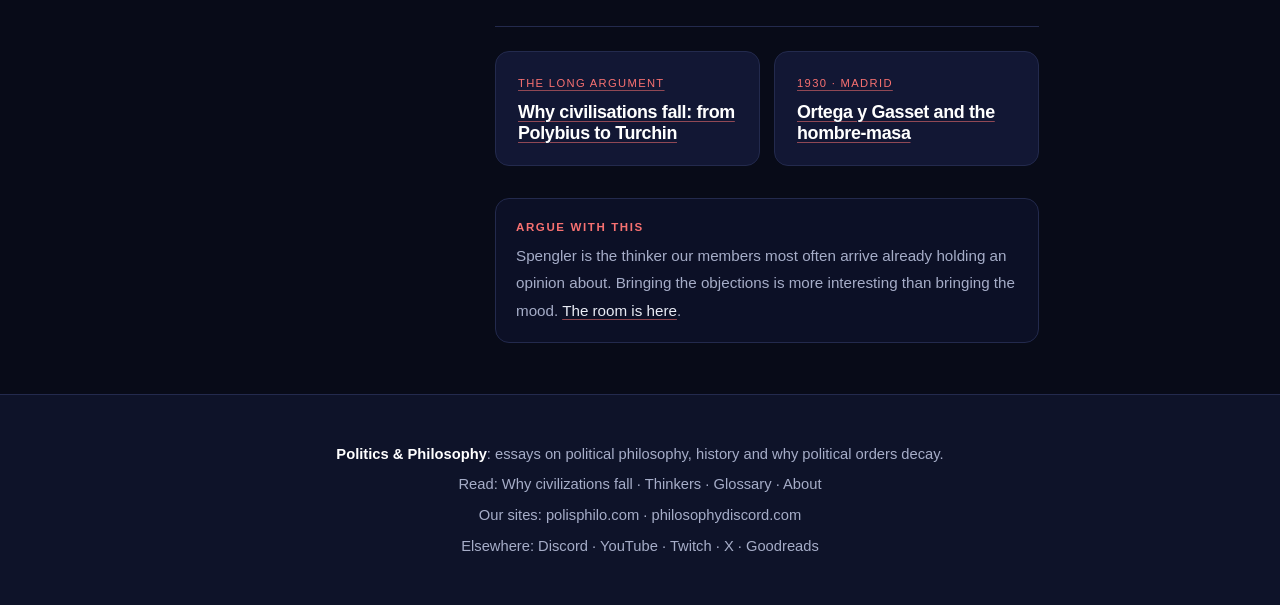
<file: thinkers/spengler/index.html>
<!doctype html>
<html lang="en">
<head>
<meta charset="utf-8">
<meta name="viewport" content="width=device-width, initial-scale=1">
<meta name="robots" content="index,follow,max-image-preview:large,max-snippet:-1">
<meta name="theme-color" content="#080b18">

<link rel="canonical" href="https://politicsphilosophy.com/thinkers/spengler/">

<title>Oswald Spengler on why political orders decay</title>
<meta name="description" content="Spengler argued in 1918 that cultures are organisms that harden into Zivilisation. What the mechanism claims, why Musil sank it, and what still holds up.">

<meta property="og:type" content="article">
<meta property="og:site_name" content="Politics &amp; Philosophy">
<meta property="og:url" content="https://politicsphilosophy.com/thinkers/spengler/">
<meta property="og:title" content="Oswald Spengler on why political orders decay">
<meta property="og:description" content="Spengler argued in 1918 that cultures are organisms that harden into Zivilisation. What the mechanism claims, why Musil sank it, and what still holds up.">
<meta property="og:image" content="https://politicsphilosophy.com/og.png">
<meta property="og:image:width" content="1200">
<meta property="og:image:height" content="630">
<meta name="twitter:card" content="summary_large_image">
<meta name="twitter:site" content="@polisphilo">
<meta name="twitter:title" content="Oswald Spengler on why political orders decay">
<meta name="twitter:description" content="Spengler argued in 1918 that cultures are organisms that harden into Zivilisation. What the mechanism claims, why Musil sank it, and what still holds up.">
<meta name="twitter:image" content="https://politicsphilosophy.com/og.png">

<link rel="icon" href="/favicon.ico" sizes="32x32">
<link rel="icon" href="/favicon-192.png" type="image/png" sizes="192x192">
<link rel="apple-touch-icon" href="/apple-touch-icon.png">
<link rel="manifest" href="/site.webmanifest">
<link rel="stylesheet" href="/style.css">
<script>document.documentElement.className += ' js';</script>
<script src="/app.js" defer></script>

<script type="application/ld+json">
{
 "@context": "https://schema.org",
 "@graph": [
  {
   "@type": "Article",
   "@id": "https://politicsphilosophy.com/thinkers/spengler/#page",
   "headline": "Oswald Spengler on why political orders decay",
   "description": "Spengler argued in 1918 that cultures are organisms that harden into Zivilisation. What the mechanism claims, why Musil sank it, and what still holds up.",
   "datePublished": "2026-08-13",
   "dateModified": "2026-08-13",
   "inLanguage": "en",
   "isPartOf": {
    "@id": "https://politicsphilosophy.com/#website"
   },
   "publisher": {
    "@id": "https://polisphilo.com/#org"
   },
   "author": {
    "@id": "https://polisphilo.com/#org"
   },
   "mainEntityOfPage": "https://politicsphilosophy.com/thinkers/spengler/"
  },
  {
   "@type": "WebSite",
   "@id": "https://politicsphilosophy.com/#website",
   "name": "Politics & Philosophy",
   "url": "https://politicsphilosophy.com/",
   "inLanguage": "en",
   "publisher": {
    "@id": "https://polisphilo.com/#org"
   }
  },
  {
   "@type": "BreadcrumbList",
   "itemListElement": [
    {
     "@type": "ListItem",
     "position": 1,
     "name": "Home",
     "item": "https://politicsphilosophy.com/"
    },
    {
     "@type": "ListItem",
     "position": 2,
     "name": "Thinkers",
     "item": "https://politicsphilosophy.com/thinkers/"
    },
    {
     "@type": "ListItem",
     "position": 3,
     "name": "Oswald Spengler on why political orders decay",
     "item": "https://politicsphilosophy.com/thinkers/spengler/"
    }
   ]
  }
 ]
}
</script>
</head>
<body>
<nav class="topbar">
  <div class="topbar-in">
    <a class="brand" href="/"><img src="/mark.png" alt="" width="28" height="28"> <span>Politics <em>&amp;</em> Philosophy</span></a>
    <div class="site-links">
      <a href="/why-civilizations-fall/">Why orders come apart</a>
      <a href="/thinkers/" aria-current="page">Thinkers</a>
      <a href="/glossary/">Glossary</a>
      <a href="/about/">About</a>
      <a class="btn btn-sm" href="https://philosophydiscord.com/" rel="noopener">The Discord</a>
    </div>
  </div>
  <span class="progress"></span>
</nav>
<span class="readbar"></span>

<header class="masthead">
  <div class="aurora" aria-hidden="true"><i></i><i></i><i></i></div>
  <span class="kicker">Spengler, The Decline of the West</span>
  <h1>Oswald Spengler on why political orders decay</h1>
  <p class="standfirst">Der Untergang des Abendlandes reached Vienna bookshops in 1918 and told German readers their civilisation was already finished, on a schedule. The mechanism is worth extracting; the schedule is where the argument dies.</p>
  <p class="byline">Politics &amp; Philosophy <span class="sep">·</span> 7 min read <span class="sep">·</span> <time datetime="2026-08-13">13 August 2026</time></p>
</header>

<main>
  <div class="essay-wrap">
    <nav class="toc" aria-label="On this page">
      <h2>On this page</h2>
      <ol>
      <li><a href="#vienna-1918-the-book-that-arrived-before-the-defeat">Vienna, 1918: the book that arrived before the defeat</a></li>
      <li><a href="#cultures-as-organisms-and-eight-of-them">Cultures as organisms, and eight of them</a></li>
      <li><a href="#the-mechanism-country-city-world-city-fellaheen">The mechanism: country, city, world-city, fellaheen</a></li>
      <li><a href="#where-it-breaks-neurath-musil-and-the-trouble-with-analogy">Where it breaks: Neurath, Musil and the trouble with analogy</a></li>
      <li><a href="#what-survives-once-you-drop-the-calendar">What survives once you drop the calendar</a></li>
      </ol>
    </nav>

    <article class="prose">
      <h2 id="vienna-1918-the-book-that-arrived-before-the-defeat">Vienna, 1918: the book that arrived before the defeat</h2>
      <p><em>Der Untergang des Abendlandes</em> appeared in Vienna in 1918, published by Braumüller, while German armies were still standing on French soil. The armistice came on 11 November. By the end of that winter the Kaiser was in the Netherlands, and a book announcing the exhaustion of the West looked less like a prophecy than like a receipt. Spengler had the luck of arriving early: volume one, <em>Gestalt und Wirklichkeit</em> (Form and Actuality), was in the shops before the defeat it seemed to explain.</p>
      <p>By 1922 the republic was three years old and the mark was sliding. The second volume, <em>Welthistorische Perspektiven</em> (Perspectives of World History), came from C. H. Beck in Munich that year. In between he published <em>Preussentum und Sozialismus</em> (1919), a pamphlet arguing that socialism is Prussian discipline and that parliaments are an English import. He was born on 29 May 1880. He never held a university chair, and the book is written at professors instead of for them, which is part of why it sold and part of why it was taken apart.</p>
      <blockquote><p>&quot;Cultures are organisms, and world-history is their collective biography.&quot; Oswald Spengler, 1918</p></blockquote>
      <h2 id="cultures-as-organisms-and-eight-of-them">Cultures as organisms, and eight of them</h2>
      <p>The move Spengler calls Copernican is the demolition of a shelf. Ancient, medieval, modern: he treats that scheme as a provincial habit, a way of arranging world history around the recent doings of western Europe. In its place he puts eight or so high Cultures (Egyptian, Babylonian, Indian, Chinese, Classical, Magian or Arabian, Mexican, Western), each with its own beginning, maturity and death, none of them a stage on the road to any other. "Cultures are organisms, and world-history is their collective biography," he writes in the first volume. Each gets roughly a thousand years.</p>
      <p>What holds a Culture together is an <span class="term">Ursymbol</span>, a prime symbol: one intuition of space that turns up in everything the Culture makes. The Classical or Apollinian soul takes the bounded body as real. You can see it in the free-standing nude, in Euclid's geometry of measurable magnitudes, in a mathematics with no use for infinity, in a politics that cannot see past the city wall. The Faustian soul of the West takes infinite space: the Gothic vault, the calculus of limits, deep perspective, the long-range gun, double-entry bookkeeping, the urge to plant a flag on anything unreachable. The Magian soul of the Arabian world takes the cavern, a world roofed over by a settled fate. In each case the symbol comes first and everything the Culture builds follows from it.</p>
      <p>Two words carry the argument. <span class="term">Kultur</span> is the living phase, in which the symbol keeps producing new form. <span class="term">Zivilisation</span> is what follows: the same body, still working, no longer inventing. Spengler's formulation is flat. "Every Culture has its own Civilization," he writes in the first volume, and he means the end state, the destiny, with no prize attached. Rome is his standard case, an engineering people who inherited a Greek soul and built roads, law, water supply, and nothing the Athens of 440 BC would have called art.</p>
      <h2 id="the-mechanism-country-city-world-city-fellaheen">The mechanism: country, city, world-city, fellaheen</h2>
      <p>Take the organic talk out and a sequence remains that you can hold against a case. The countryside builds the form. The form ripens in a few cities, those cities become <span class="term">Weltstädte</span>, world-cities, which drain the provinces of people and meaning, and the population of the world-city loses its hold on soil, dialect and inherited belief. Spengler's name for what is left at the end is <span class="term">fellaheen</span>, the Arabic word for Egyptian peasants, used here for people who go on living after their history has stopped. "In place of a world, there is a city," he writes in the second volume. Everything else follows from the address.</p>
      <p>Four markers make the diagnosis usable. Form: is the art generating new grammar, or recombining old grammar with better technique? Money: is politics conducted through capital and the press instead of through inherited standing? Thought: has philosophy swapped metaphysics for ethics, scepticism and practical advice? Numbers: is the world-city reproducing itself? Spengler holds that a late population stops wanting children. The childless city marriage, in his account, is a symptom and not a preference. He puts the West's winter at about 1800.</p>
      <p>The last stage is political, and it's what made his name portable. <span class="term">Caesarism</span> is his term for the point at which constitutional forms stay in place and stop doing any work. Elections, chambers, newspapers, all still running, all of them instruments in the hands of whoever holds the money and then of whoever holds the troops. Rome went on electing consuls under Augustus. After that comes a <span class="term">second religiousness</span>, belief returning among people too tired to make a new belief, which he separates sharply from the first religion of a Culture's spring. No barbarian is required. That is the interesting part of the model, and the reason it keeps surfacing in arguments about <a href="/why-civilizations-fall/">why civilisations fall</a>: the clock runs from the inside, and the invaders arrive at a house already empty.</p>
      <h2 id="where-it-breaks-neurath-musil-and-the-trouble-with-analogy">Where it breaks: Neurath, Musil and the trouble with analogy</h2>
      <p>Otto Neurath got in early. His <em>Anti-Spengler</em>, published in Munich in 1921, treats the whole performance as metaphysics dressed up as science. By 1922 the counter-literature was big enough that Manfred Schröter could fill a book with replies to it, <em>Der Streit um Spengler</em>. Errors of detail, though, are cheap. A second edition corrects a date and leaves the thesis where it was.</p>
      <p>The objection I think is fatal belongs to Robert Musil. His essay of 1921 has a title that does half the work: <em>Geist und Erfahrung: Anmerkungen für Leser, welche dem Untergang des Abendlandes entronnen sind</em>, Mind and Experience: Notes for Readers Who Have Escaped the Decline of the West. Musil's charge is about method. Spengler establishes identity by resemblance, and resemblance is free: take any two things, find an adjective they share, and you have a morphological kinship. Spengler is candid about it. "The means whereby to understand living forms is Analogy," he writes in the first volume. Analogy names a likeness. It supplies no mechanism, which is why the model can't say why the span should be a thousand years instead of four hundred.</p>
      <p>Spengler also built himself an escape hatch. When a Culture visibly fails to run to schedule, he reaches for <span class="term">historische Pseudomorphose</span>, historical pseudomorphosis: a young Culture forced to grow inside the hardened forms of an older one. That is his account of Russia after Peter the Great. Ingenious, and unfalsifiable. The counterexample turns into a special case of the rule. Once every anomaly has a name of its own, the theory has stopped taking risks. That is worse than being wrong.</p>
      <p>Then there's the politics, which won't file under context. Spengler was a leading figure of what the Weimar right called the Conservative Revolution, anti-democratic by conviction and contemptuous of the republic he lived in. He was no Nazi, and said so at cost. <em>Jahre der Entscheidung</em> (1933) criticised the new regime's racial biology and its economics clearly enough to be understood. The party press went after him that autumn, and after 1934 his name largely disappeared from German public life. His vocabulary carried on without him. Volker Weiß, in <em>Die autoritäre Revolte</em> (2017), tracks how thoroughly the European New Right has made <em>Untergang</em> its founding citation. The English phrase <em>decline of the West</em> now arrives with that freight attached.</p>
      <h2 id="what-survives-once-you-drop-the-calendar">What survives once you drop the calendar</h2>
      <p>Drop the thousand-year clock and something usable is left: the idea that a political order can keep every institution intact and lose the power to generate new form. The clock is the disposable part. That distinction can be argued about with evidence, which Spengler's dating cannot. Britain in 1913 had a parliament, a navy, a legal system and a literature in good working order. Ask whether any of it was producing new political form and the question gets sharp.</p>
      <p>Arnold Toynbee took the comparative unit and threw the fate away, filling twelve volumes of <em>A Study of History</em> from 1934 with civilisations that could answer a challenge and sometimes did. Ortega y Gasset picked up the world-city crowd in <em>La rebelión de las masas</em> (1930) and named it the <span class="term">hombre-masa</span>, mass-man, without conceding that anything was foreordained. Both were arguing with Spengler. Neither kept his calendar.</p>
      <p>Read the book with Musil's essay beside it. The analogies dazzle for forty pages. Then you notice that each one is doing the work an argument should be doing, and that no fact you could bring to the table would change the verdict. Spengler died on 8 May 1936, three weeks short of fifty-six, with the West's Caesars still, on his own timetable, some way off.</p>

    <div class="sources">
      <h2>Sources</h2>
      <ol>
      <li>Oswald Spengler, Der Untergang des Abendlandes, vol. 1: Gestalt und Wirklichkeit (Vienna: Braumüller, 1918); English translation by Charles Francis Atkinson, The Decline of the West, vol. 1 (1926): https://archive.org/details/declineofwest01spen</li>
      <li>Oswald Spengler, Der Untergang des Abendlandes, vol. 2: Welthistorische Perspektiven (Munich: C. H. Beck, 1922)</li>
      <li>Oswald Spengler, Preussentum und Sozialismus (Munich, 1919)</li>
      <li>Oswald Spengler, Jahre der Entscheidung (Munich: C. H. Beck, 1933)</li>
      <li>Otto Neurath, Anti-Spengler (Munich, 1921)</li>
      <li>Manfred Schröter, Der Streit um Spengler: Kritik seiner Kritiker (Munich, 1922)</li>
      <li>Robert Musil, &#x27;Geist und Erfahrung: Anmerkungen für Leser, welche dem Untergang des Abendlandes entronnen sind&#x27;, Der neue Merkur (1921)</li>
      <li>Arnold J. Toynbee, A Study of History, 12 vols (Oxford University Press, 1934-1961)</li>
      <li>José Ortega y Gasset, La rebelión de las masas (Madrid, 1930)</li>
      <li>Volker Weiß, Die autoritäre Revolte: Die Neue Rechte und der Untergang des Abendlandes (Stuttgart: Klett-Cotta, 2017)</li>
      </ol>
    </div>

    <div class="next-read">
      <a class="essay" href="/why-civilizations-fall/"><span class="era">The long argument</span><h3>Why civilisations fall: from Polybius to Turchin</h3></a>
      <a class="essay" href="/thinkers/ortega-y-gasset/"><span class="era">1930 · Madrid</span><h3>Ortega y Gasset and the hombre-masa</h3></a>
    </div>

    <div class="aside" style="margin-top:32px">
      <h4>Argue with this</h4>
      <p>Spengler is the thinker our members most often arrive already holding an opinion about. Bringing the objections is more interesting than bringing the mood. <a href="https://philosophydiscord.com/">The room is here</a>.</p>
    </div>
    </article>
  </div>
</main>

<footer class="foot">
  <p><strong>Politics &amp; Philosophy</strong>: essays on political philosophy, history and why political orders decay.</p>
  <p>Read: <a href="/why-civilizations-fall/">Why civilizations fall</a> ·
     <a href="/thinkers/">Thinkers</a> ·
     <a href="/glossary/">Glossary</a> ·
     <a href="/about/">About</a></p>
  <p>Our sites: <a href="https://polisphilo.com/">polisphilo.com</a> ·
     <a href="https://philosophydiscord.com/">philosophydiscord.com</a></p>
  <p>Elsewhere: <a href="https://discord.gg/RZgT4HBjCR" rel="noopener">Discord</a> ·
     <a href="https://www.youtube.com/@polisphilo" rel="noopener">YouTube</a> ·
     <a href="https://www.twitch.tv/polisphilo" rel="noopener">Twitch</a> ·
     <a href="https://x.com/polisphilo" rel="noopener">X</a> ·
     <a href="https://www.goodreads.com/group/show/7275049-politics-philosophy-book-club" rel="noopener">Goodreads</a></p>
</footer>

</body>
</html>
</file>
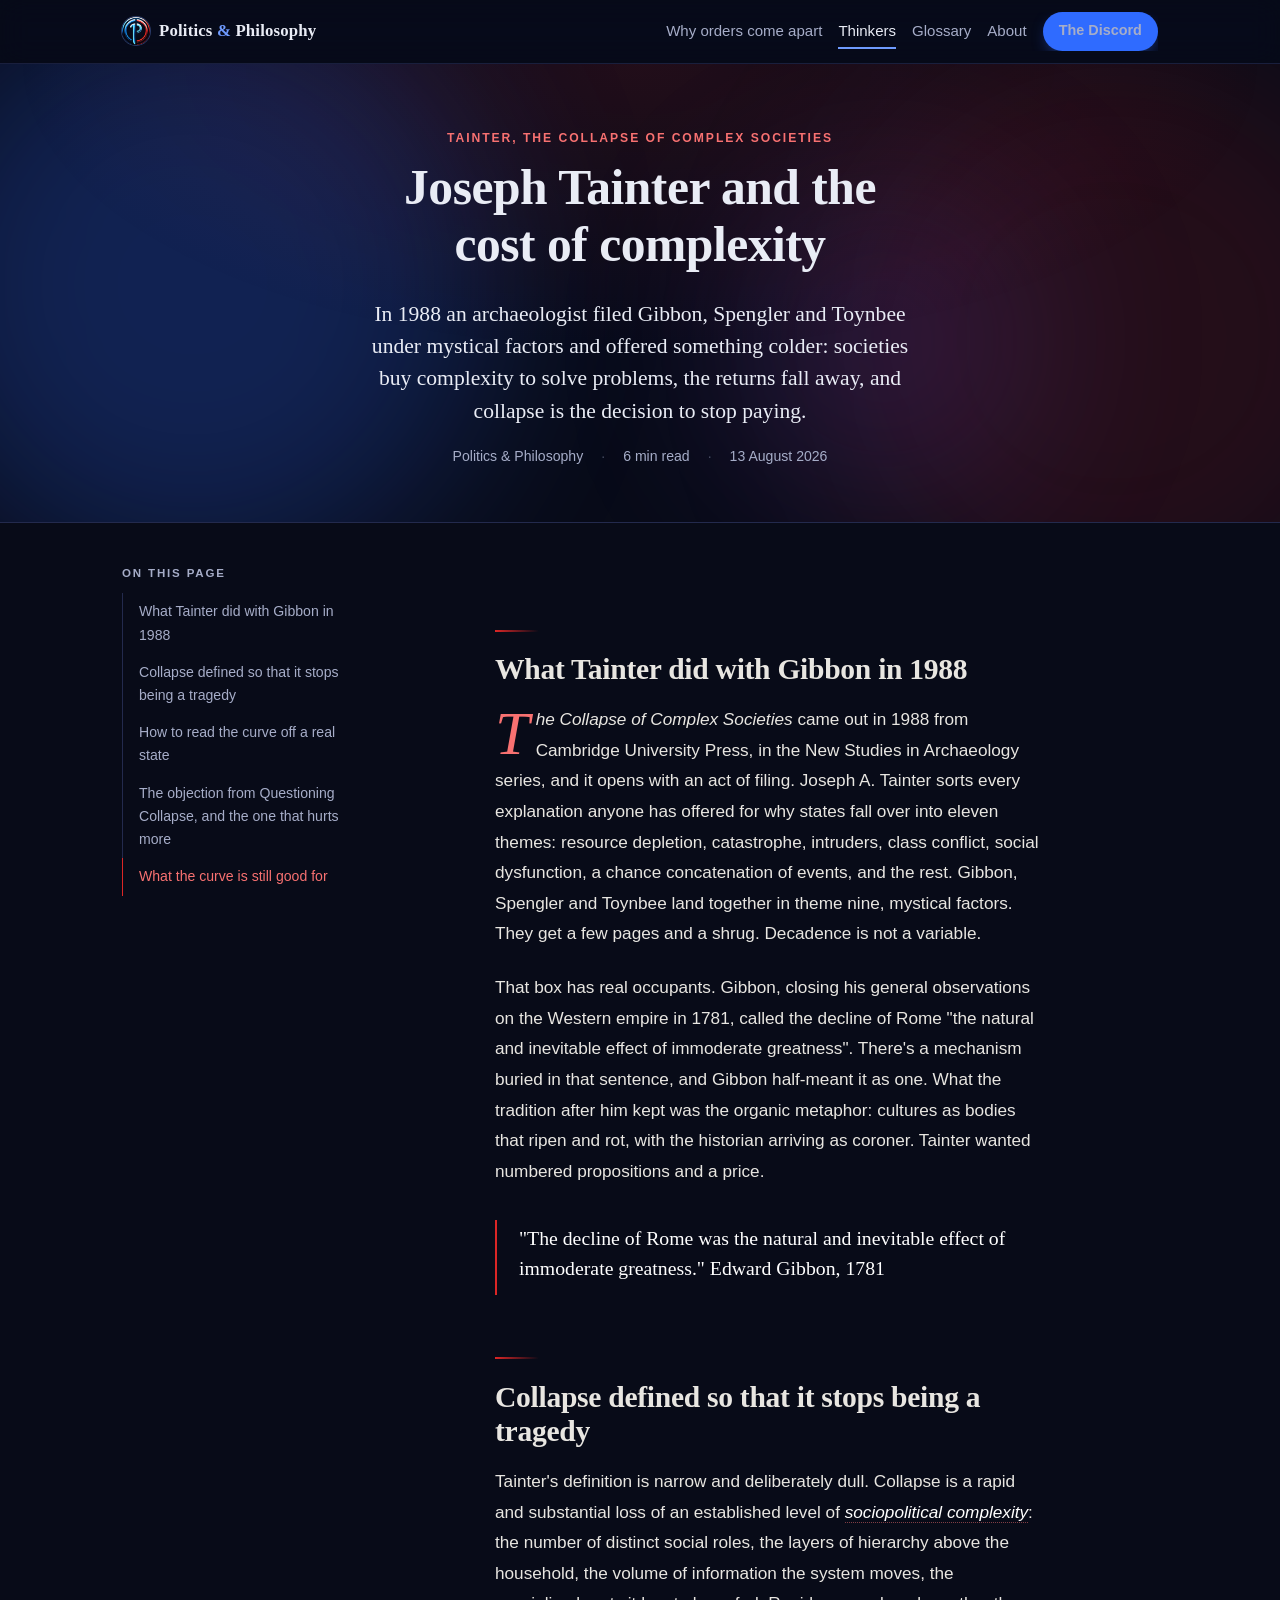
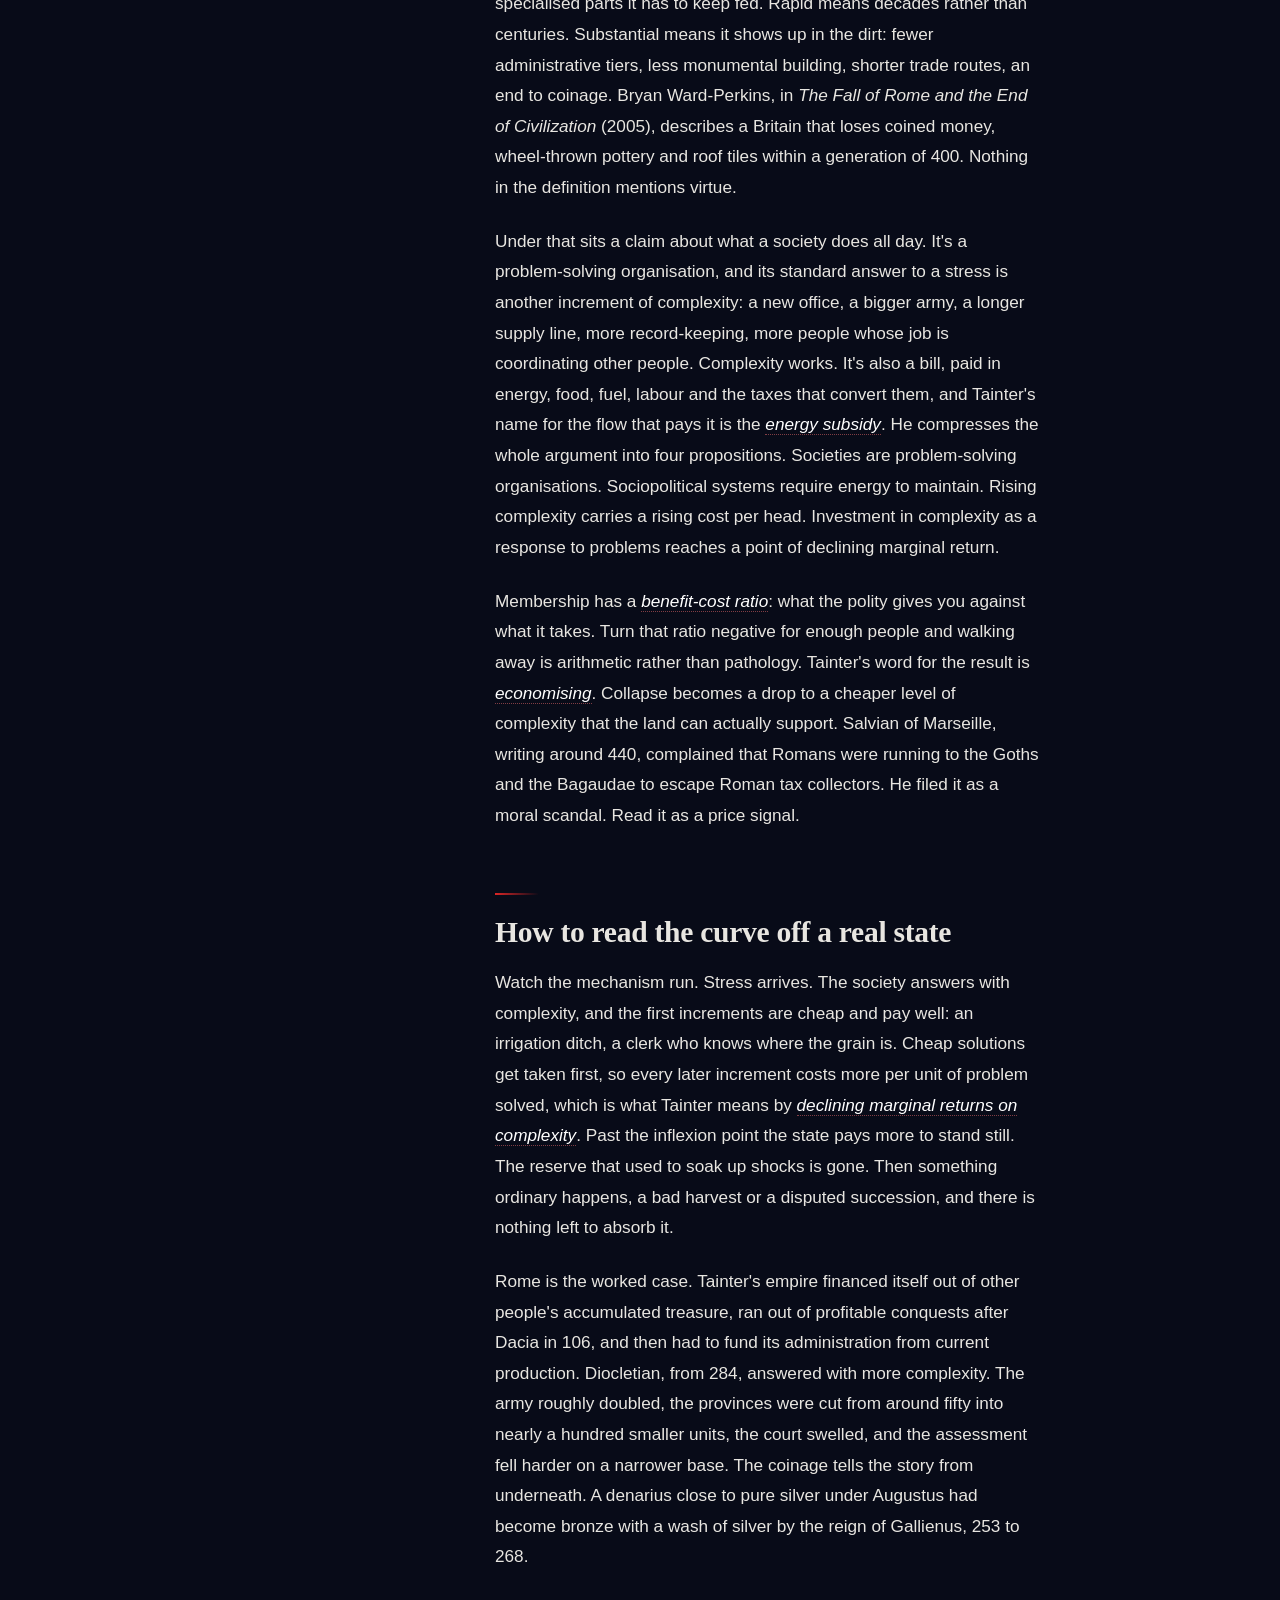
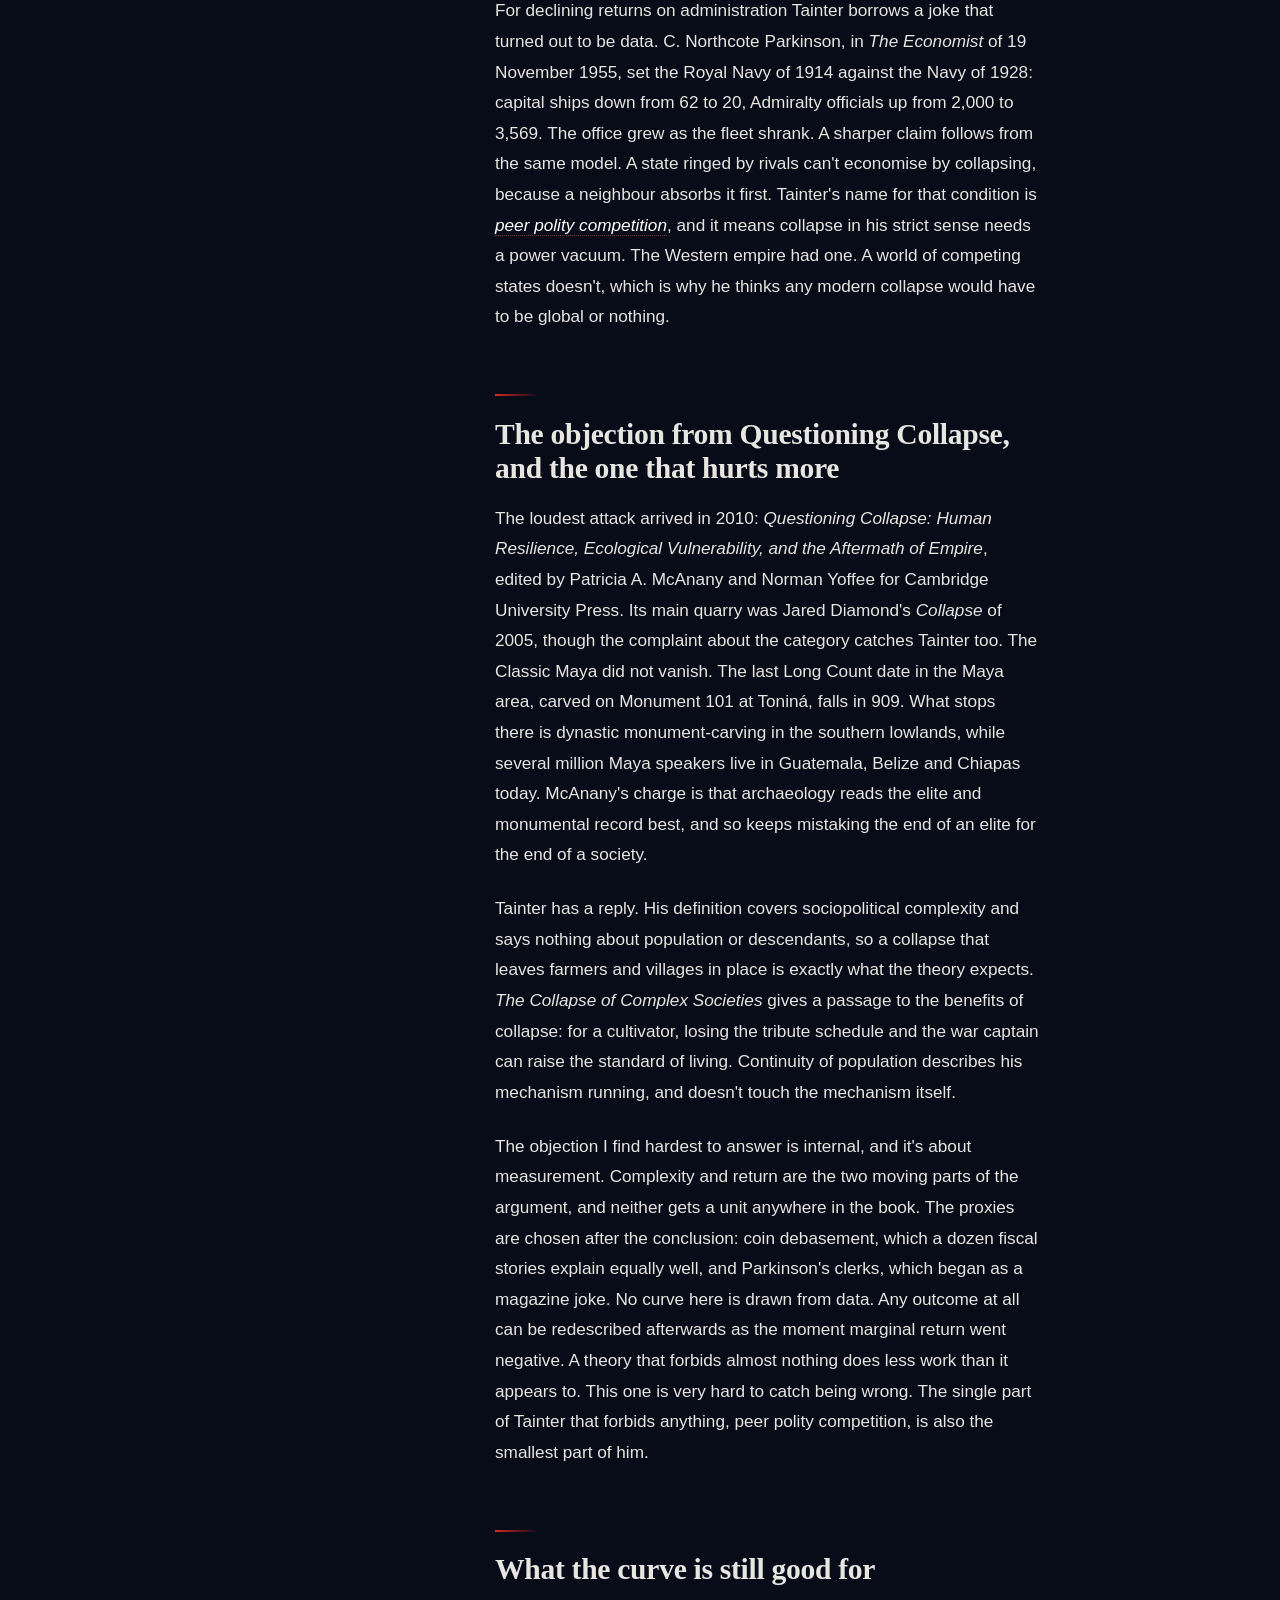
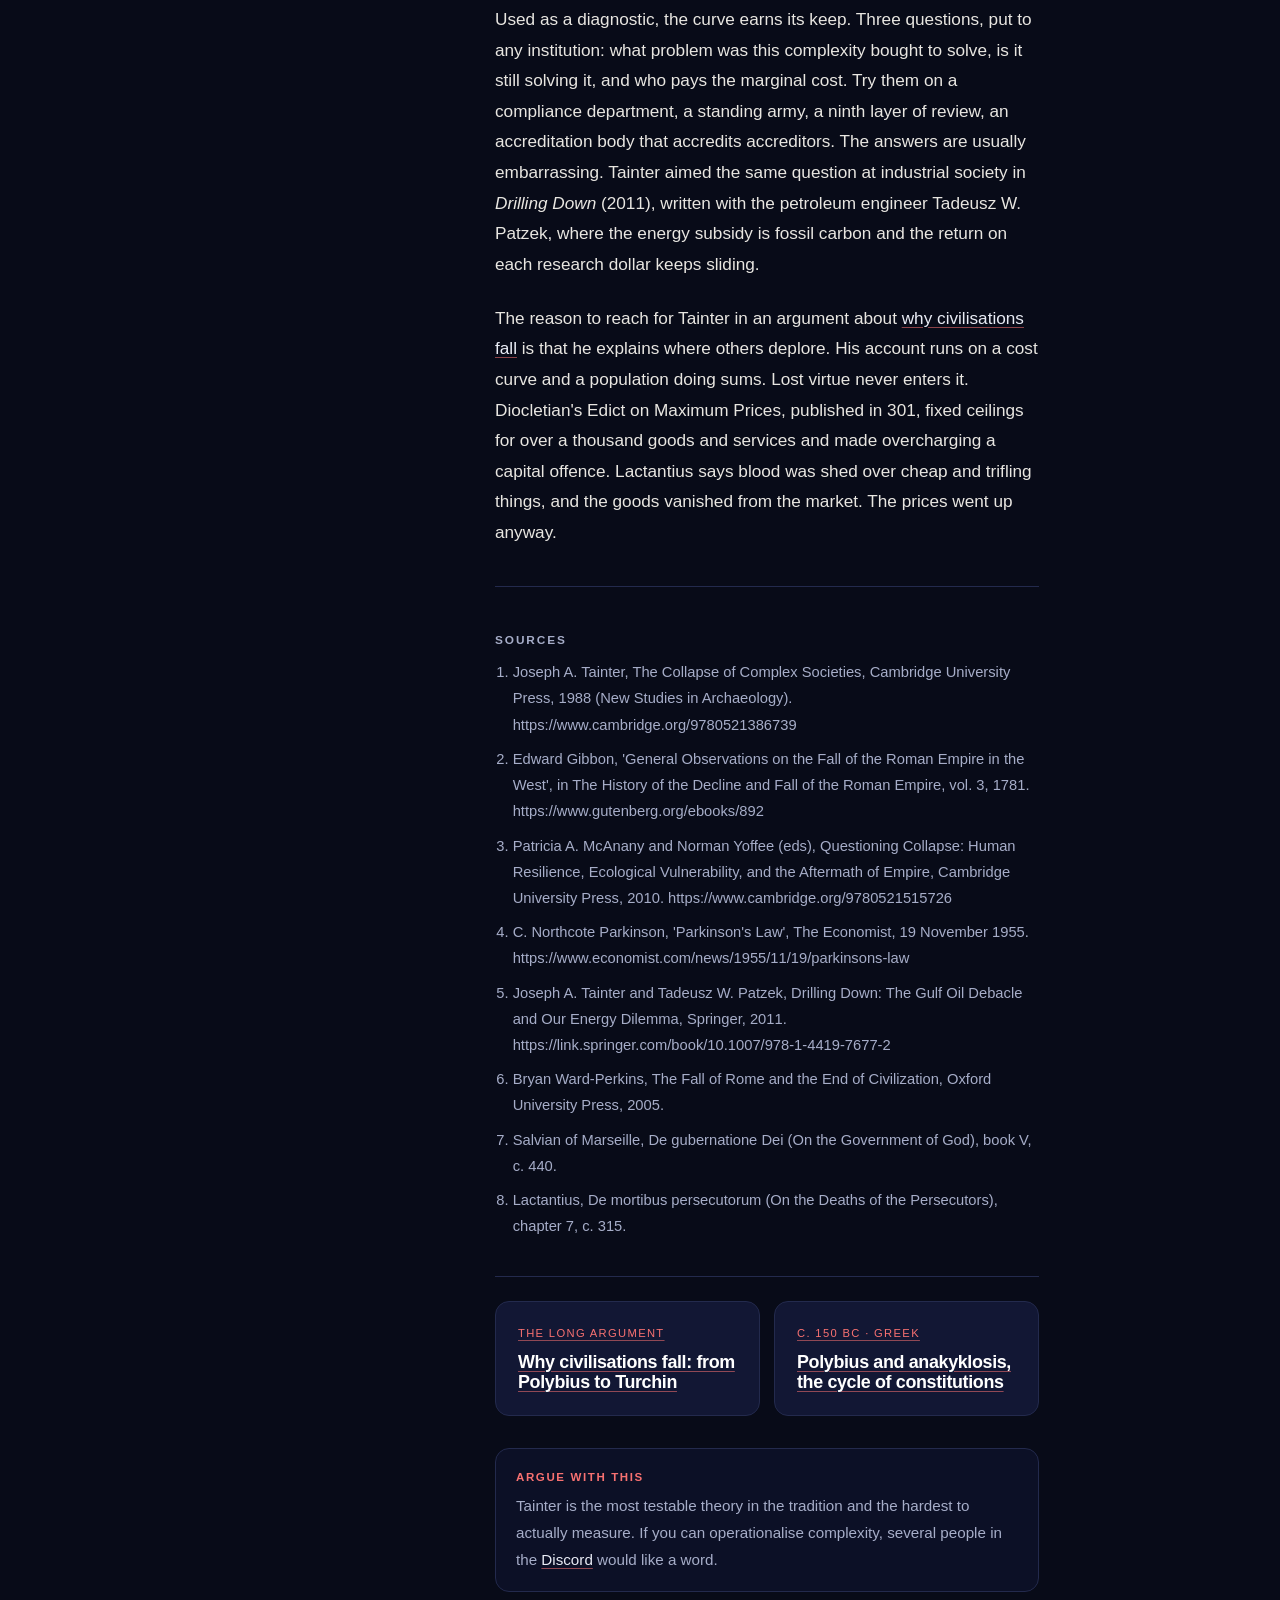
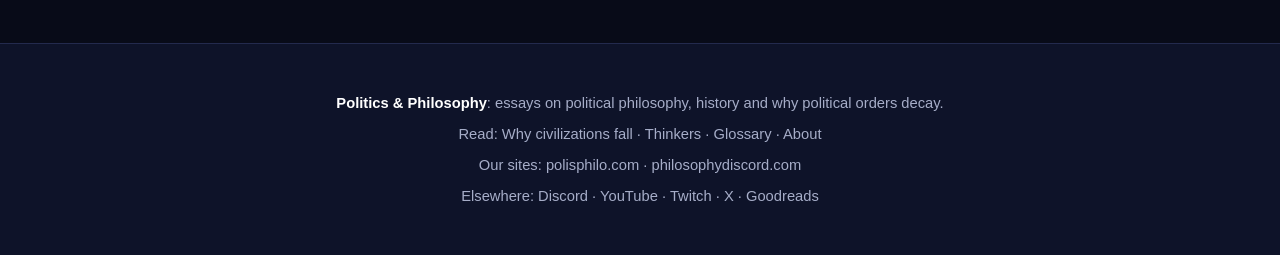
<file: thinkers/tainter/index.html>
<!doctype html>
<html lang="en">
<head>
<meta charset="utf-8">
<meta name="viewport" content="width=device-width, initial-scale=1">
<meta name="robots" content="index,follow,max-image-preview:large,max-snippet:-1">
<meta name="theme-color" content="#080b18">

<link rel="canonical" href="https://politicsphilosophy.com/thinkers/tainter/">

<title>Joseph Tainter and the cost of complexity</title>
<meta name="description" content="Joseph Tainter&#x27;s 1988 argument: societies buy complexity to solve problems, returns fall, and collapse becomes the cheaper option. Mechanism and objections.">

<meta property="og:type" content="article">
<meta property="og:site_name" content="Politics &amp; Philosophy">
<meta property="og:url" content="https://politicsphilosophy.com/thinkers/tainter/">
<meta property="og:title" content="Joseph Tainter and the cost of complexity">
<meta property="og:description" content="Joseph Tainter&#x27;s 1988 argument: societies buy complexity to solve problems, returns fall, and collapse becomes the cheaper option. Mechanism and objections.">
<meta property="og:image" content="https://politicsphilosophy.com/og.png">
<meta property="og:image:width" content="1200">
<meta property="og:image:height" content="630">
<meta name="twitter:card" content="summary_large_image">
<meta name="twitter:site" content="@polisphilo">
<meta name="twitter:title" content="Joseph Tainter and the cost of complexity">
<meta name="twitter:description" content="Joseph Tainter&#x27;s 1988 argument: societies buy complexity to solve problems, returns fall, and collapse becomes the cheaper option. Mechanism and objections.">
<meta name="twitter:image" content="https://politicsphilosophy.com/og.png">

<link rel="icon" href="/favicon.ico" sizes="32x32">
<link rel="icon" href="/favicon-192.png" type="image/png" sizes="192x192">
<link rel="apple-touch-icon" href="/apple-touch-icon.png">
<link rel="manifest" href="/site.webmanifest">
<link rel="stylesheet" href="/style.css">
<script>document.documentElement.className += ' js';</script>
<script src="/app.js" defer></script>

<script type="application/ld+json">
{
 "@context": "https://schema.org",
 "@graph": [
  {
   "@type": "Article",
   "@id": "https://politicsphilosophy.com/thinkers/tainter/#page",
   "headline": "Joseph Tainter and the cost of complexity",
   "description": "Joseph Tainter's 1988 argument: societies buy complexity to solve problems, returns fall, and collapse becomes the cheaper option. Mechanism and objections.",
   "datePublished": "2026-08-13",
   "dateModified": "2026-08-13",
   "inLanguage": "en",
   "isPartOf": {
    "@id": "https://politicsphilosophy.com/#website"
   },
   "publisher": {
    "@id": "https://polisphilo.com/#org"
   },
   "author": {
    "@id": "https://polisphilo.com/#org"
   },
   "mainEntityOfPage": "https://politicsphilosophy.com/thinkers/tainter/"
  },
  {
   "@type": "WebSite",
   "@id": "https://politicsphilosophy.com/#website",
   "name": "Politics & Philosophy",
   "url": "https://politicsphilosophy.com/",
   "inLanguage": "en",
   "publisher": {
    "@id": "https://polisphilo.com/#org"
   }
  },
  {
   "@type": "BreadcrumbList",
   "itemListElement": [
    {
     "@type": "ListItem",
     "position": 1,
     "name": "Home",
     "item": "https://politicsphilosophy.com/"
    },
    {
     "@type": "ListItem",
     "position": 2,
     "name": "Thinkers",
     "item": "https://politicsphilosophy.com/thinkers/"
    },
    {
     "@type": "ListItem",
     "position": 3,
     "name": "Joseph Tainter and the cost of complexity",
     "item": "https://politicsphilosophy.com/thinkers/tainter/"
    }
   ]
  }
 ]
}
</script>
</head>
<body>
<nav class="topbar">
  <div class="topbar-in">
    <a class="brand" href="/"><img src="/mark.png" alt="" width="28" height="28"> <span>Politics <em>&amp;</em> Philosophy</span></a>
    <div class="site-links">
      <a href="/why-civilizations-fall/">Why orders come apart</a>
      <a href="/thinkers/" aria-current="page">Thinkers</a>
      <a href="/glossary/">Glossary</a>
      <a href="/about/">About</a>
      <a class="btn btn-sm" href="https://philosophydiscord.com/" rel="noopener">The Discord</a>
    </div>
  </div>
  <span class="progress"></span>
</nav>
<span class="readbar"></span>

<header class="masthead">
  <div class="aurora" aria-hidden="true"><i></i><i></i><i></i></div>
  <span class="kicker">Tainter, The Collapse of Complex Societies</span>
  <h1>Joseph Tainter and the cost of complexity</h1>
  <p class="standfirst">In 1988 an archaeologist filed Gibbon, Spengler and Toynbee under mystical factors and offered something colder: societies buy complexity to solve problems, the returns fall away, and collapse is the decision to stop paying.</p>
  <p class="byline">Politics &amp; Philosophy <span class="sep">·</span> 6 min read <span class="sep">·</span> <time datetime="2026-08-13">13 August 2026</time></p>
</header>

<main>
  <div class="essay-wrap">
    <nav class="toc" aria-label="On this page">
      <h2>On this page</h2>
      <ol>
      <li><a href="#what-tainter-did-with-gibbon-in-1988">What Tainter did with Gibbon in 1988</a></li>
      <li><a href="#collapse-defined-so-that-it-stops-being-a-tragedy">Collapse defined so that it stops being a tragedy</a></li>
      <li><a href="#how-to-read-the-curve-off-a-real-state">How to read the curve off a real state</a></li>
      <li><a href="#the-objection-from-questioning-collapse-and-the-one-that-hurts-more">The objection from Questioning Collapse, and the one that hurts more</a></li>
      <li><a href="#what-the-curve-is-still-good-for">What the curve is still good for</a></li>
      </ol>
    </nav>

    <article class="prose">
      <h2 id="what-tainter-did-with-gibbon-in-1988">What Tainter did with Gibbon in 1988</h2>
      <p><em>The Collapse of Complex Societies</em> came out in 1988 from Cambridge University Press, in the New Studies in Archaeology series, and it opens with an act of filing. Joseph A. Tainter sorts every explanation anyone has offered for why states fall over into eleven themes: resource depletion, catastrophe, intruders, class conflict, social dysfunction, a chance concatenation of events, and the rest. Gibbon, Spengler and Toynbee land together in theme nine, mystical factors. They get a few pages and a shrug. Decadence is not a variable.</p>
      <p>That box has real occupants. Gibbon, closing his general observations on the Western empire in 1781, called the decline of Rome "the natural and inevitable effect of immoderate greatness". There's a mechanism buried in that sentence, and Gibbon half-meant it as one. What the tradition after him kept was the organic metaphor: cultures as bodies that ripen and rot, with the historian arriving as coroner. Tainter wanted numbered propositions and a price.</p>
      <blockquote><p>&quot;The decline of Rome was the natural and inevitable effect of immoderate greatness.&quot; Edward Gibbon, 1781</p></blockquote>
      <h2 id="collapse-defined-so-that-it-stops-being-a-tragedy">Collapse defined so that it stops being a tragedy</h2>
      <p>Tainter's definition is narrow and deliberately dull. Collapse is a rapid and substantial loss of an established level of <span class="term">sociopolitical complexity</span>: the number of distinct social roles, the layers of hierarchy above the household, the volume of information the system moves, the specialised parts it has to keep fed. Rapid means decades rather than centuries. Substantial means it shows up in the dirt: fewer administrative tiers, less monumental building, shorter trade routes, an end to coinage. Bryan Ward-Perkins, in <em>The Fall of Rome and the End of Civilization</em> (2005), describes a Britain that loses coined money, wheel-thrown pottery and roof tiles within a generation of 400. Nothing in the definition mentions virtue.</p>
      <p>Under that sits a claim about what a society does all day. It's a problem-solving organisation, and its standard answer to a stress is another increment of complexity: a new office, a bigger army, a longer supply line, more record-keeping, more people whose job is coordinating other people. Complexity works. It's also a bill, paid in energy, food, fuel, labour and the taxes that convert them, and Tainter's name for the flow that pays it is the <span class="term">energy subsidy</span>. He compresses the whole argument into four propositions. Societies are problem-solving organisations. Sociopolitical systems require energy to maintain. Rising complexity carries a rising cost per head. Investment in complexity as a response to problems reaches a point of declining marginal return.</p>
      <p>Membership has a <span class="term">benefit-cost ratio</span>: what the polity gives you against what it takes. Turn that ratio negative for enough people and walking away is arithmetic rather than pathology. Tainter's word for the result is <span class="term">economising</span>. Collapse becomes a drop to a cheaper level of complexity that the land can actually support. Salvian of Marseille, writing around 440, complained that Romans were running to the Goths and the Bagaudae to escape Roman tax collectors. He filed it as a moral scandal. Read it as a price signal.</p>
      <h2 id="how-to-read-the-curve-off-a-real-state">How to read the curve off a real state</h2>
      <p>Watch the mechanism run. Stress arrives. The society answers with complexity, and the first increments are cheap and pay well: an irrigation ditch, a clerk who knows where the grain is. Cheap solutions get taken first, so every later increment costs more per unit of problem solved, which is what Tainter means by <span class="term">declining marginal returns on complexity</span>. Past the inflexion point the state pays more to stand still. The reserve that used to soak up shocks is gone. Then something ordinary happens, a bad harvest or a disputed succession, and there is nothing left to absorb it.</p>
      <p>Rome is the worked case. Tainter's empire financed itself out of other people's accumulated treasure, ran out of profitable conquests after Dacia in 106, and then had to fund its administration from current production. Diocletian, from 284, answered with more complexity. The army roughly doubled, the provinces were cut from around fifty into nearly a hundred smaller units, the court swelled, and the assessment fell harder on a narrower base. The coinage tells the story from underneath. A denarius close to pure silver under Augustus had become bronze with a wash of silver by the reign of Gallienus, 253 to 268.</p>
      <p>For declining returns on administration Tainter borrows a joke that turned out to be data. C. Northcote Parkinson, in <em>The Economist</em> of 19 November 1955, set the Royal Navy of 1914 against the Navy of 1928: capital ships down from 62 to 20, Admiralty officials up from 2,000 to 3,569. The office grew as the fleet shrank. A sharper claim follows from the same model. A state ringed by rivals can't economise by collapsing, because a neighbour absorbs it first. Tainter's name for that condition is <span class="term">peer polity competition</span>, and it means collapse in his strict sense needs a power vacuum. The Western empire had one. A world of competing states doesn't, which is why he thinks any modern collapse would have to be global or nothing.</p>
      <h2 id="the-objection-from-questioning-collapse-and-the-one-that-hurts-more">The objection from Questioning Collapse, and the one that hurts more</h2>
      <p>The loudest attack arrived in 2010: <em>Questioning Collapse: Human Resilience, Ecological Vulnerability, and the Aftermath of Empire</em>, edited by Patricia A. McAnany and Norman Yoffee for Cambridge University Press. Its main quarry was Jared Diamond's <em>Collapse</em> of 2005, though the complaint about the category catches Tainter too. The Classic Maya did not vanish. The last Long Count date in the Maya area, carved on Monument 101 at Toniná, falls in 909. What stops there is dynastic monument-carving in the southern lowlands, while several million Maya speakers live in Guatemala, Belize and Chiapas today. McAnany's charge is that archaeology reads the elite and monumental record best, and so keeps mistaking the end of an elite for the end of a society.</p>
      <p>Tainter has a reply. His definition covers sociopolitical complexity and says nothing about population or descendants, so a collapse that leaves farmers and villages in place is exactly what the theory expects. <em>The Collapse of Complex Societies</em> gives a passage to the benefits of collapse: for a cultivator, losing the tribute schedule and the war captain can raise the standard of living. Continuity of population describes his mechanism running, and doesn't touch the mechanism itself.</p>
      <p>The objection I find hardest to answer is internal, and it's about measurement. Complexity and return are the two moving parts of the argument, and neither gets a unit anywhere in the book. The proxies are chosen after the conclusion: coin debasement, which a dozen fiscal stories explain equally well, and Parkinson's clerks, which began as a magazine joke. No curve here is drawn from data. Any outcome at all can be redescribed afterwards as the moment marginal return went negative. A theory that forbids almost nothing does less work than it appears to. This one is very hard to catch being wrong. The single part of Tainter that forbids anything, peer polity competition, is also the smallest part of him.</p>
      <h2 id="what-the-curve-is-still-good-for">What the curve is still good for</h2>
      <p>Used as a diagnostic, the curve earns its keep. Three questions, put to any institution: what problem was this complexity bought to solve, is it still solving it, and who pays the marginal cost. Try them on a compliance department, a standing army, a ninth layer of review, an accreditation body that accredits accreditors. The answers are usually embarrassing. Tainter aimed the same question at industrial society in <em>Drilling Down</em> (2011), written with the petroleum engineer Tadeusz W. Patzek, where the energy subsidy is fossil carbon and the return on each research dollar keeps sliding.</p>
      <p>The reason to reach for Tainter in an argument about <a href="/why-civilizations-fall/">why civilisations fall</a> is that he explains where others deplore. His account runs on a cost curve and a population doing sums. Lost virtue never enters it. Diocletian's Edict on Maximum Prices, published in 301, fixed ceilings for over a thousand goods and services and made overcharging a capital offence. Lactantius says blood was shed over cheap and trifling things, and the goods vanished from the market. The prices went up anyway.</p>

    <div class="sources">
      <h2>Sources</h2>
      <ol>
      <li>Joseph A. Tainter, The Collapse of Complex Societies, Cambridge University Press, 1988 (New Studies in Archaeology). https://www.cambridge.org/9780521386739</li>
      <li>Edward Gibbon, &#x27;General Observations on the Fall of the Roman Empire in the West&#x27;, in The History of the Decline and Fall of the Roman Empire, vol. 3, 1781. https://www.gutenberg.org/ebooks/892</li>
      <li>Patricia A. McAnany and Norman Yoffee (eds), Questioning Collapse: Human Resilience, Ecological Vulnerability, and the Aftermath of Empire, Cambridge University Press, 2010. https://www.cambridge.org/9780521515726</li>
      <li>C. Northcote Parkinson, &#x27;Parkinson&#x27;s Law&#x27;, The Economist, 19 November 1955. https://www.economist.com/news/1955/11/19/parkinsons-law</li>
      <li>Joseph A. Tainter and Tadeusz W. Patzek, Drilling Down: The Gulf Oil Debacle and Our Energy Dilemma, Springer, 2011. https://link.springer.com/book/10.1007/978-1-4419-7677-2</li>
      <li>Bryan Ward-Perkins, The Fall of Rome and the End of Civilization, Oxford University Press, 2005.</li>
      <li>Salvian of Marseille, De gubernatione Dei (On the Government of God), book V, c. 440.</li>
      <li>Lactantius, De mortibus persecutorum (On the Deaths of the Persecutors), chapter 7, c. 315.</li>
      </ol>
    </div>

    <div class="next-read">
      <a class="essay" href="/why-civilizations-fall/"><span class="era">The long argument</span><h3>Why civilisations fall: from Polybius to Turchin</h3></a>
      <a class="essay" href="/thinkers/polybius/"><span class="era">c. 150 BC · Greek</span><h3>Polybius and anakyklosis, the cycle of constitutions</h3></a>
    </div>

    <div class="aside" style="margin-top:32px">
      <h4>Argue with this</h4>
      <p>Tainter is the most testable theory in the tradition and the hardest to actually measure. If you can operationalise complexity, several people in the <a href="https://philosophydiscord.com/">Discord</a> would like a word.</p>
    </div>
    </article>
  </div>
</main>

<footer class="foot">
  <p><strong>Politics &amp; Philosophy</strong>: essays on political philosophy, history and why political orders decay.</p>
  <p>Read: <a href="/why-civilizations-fall/">Why civilizations fall</a> ·
     <a href="/thinkers/">Thinkers</a> ·
     <a href="/glossary/">Glossary</a> ·
     <a href="/about/">About</a></p>
  <p>Our sites: <a href="https://polisphilo.com/">polisphilo.com</a> ·
     <a href="https://philosophydiscord.com/">philosophydiscord.com</a></p>
  <p>Elsewhere: <a href="https://discord.gg/RZgT4HBjCR" rel="noopener">Discord</a> ·
     <a href="https://www.youtube.com/@polisphilo" rel="noopener">YouTube</a> ·
     <a href="https://www.twitch.tv/polisphilo" rel="noopener">Twitch</a> ·
     <a href="https://x.com/polisphilo" rel="noopener">X</a> ·
     <a href="https://www.goodreads.com/group/show/7275049-politics-philosophy-book-club" rel="noopener">Goodreads</a></p>
</footer>

</body>
</html>
</file>
<file: style.css>
/* Politics & Philosophy, polisphilo.com */

:root{
  --bg:#080b18; --bg2:#0b0e1a; --panel:#121734; --panel2:#0e1329; --ink:#e9ecf5; --muted:#a6adc8;
  --blue:#2f6bff; --blue2:#1e40af; --blue-lit:#6f9bff; --red:#dc2626; --red2:#a01818;
  --violet:#8b5cf6; --green:#22c55e;
  --line:#232a4d; --line2:#2e3766; --radius:14px; --max:1080px;
  --serif:"Iowan Old Style","Palatino Linotype",Palatino,Georgia,"Times New Roman",serif;
  --sans:-apple-system,BlinkMacSystemFont,"Segoe UI",Roboto,Helvetica,Arial,sans-serif;
  font-synthesis:none;
}
*{box-sizing:border-box}
html{scroll-behavior:smooth; scroll-padding-top:84px}
body{
  margin:0; background:var(--bg); color:var(--ink);
  font:16px/1.65 var(--sans); -webkit-font-smoothing:antialiased; overflow-x:hidden;
}
h1,h2,h3{line-height:1.15; letter-spacing:-.02em; margin:0 0 .5em}
h1,h2{font-family:var(--serif); letter-spacing:-.01em}
h1{font-size:clamp(2.4rem,6.4vw,4rem)}
h2{font-size:clamp(1.65rem,3.6vw,2.35rem); margin-bottom:.55em}
h3{font-size:1.15rem}
p{margin:0 0 1em}
a{color:var(--blue-lit); text-decoration:none}
a:hover{text-decoration:underline}
strong{color:#fff}
img{max-width:100%; height:auto}
::selection{background:rgba(47,107,255,.4); color:#fff}
:focus-visible{outline:2px solid var(--blue-lit); outline-offset:3px; border-radius:6px}

/* ---------- buttons ---------- */
.btn{
  position:relative; display:inline-block; background:var(--blue); color:#fff; font-weight:600;
  padding:.7em 1.3em; border-radius:999px; border:1px solid transparent; overflow:hidden;
  transition:transform .18s cubic-bezier(.2,.8,.3,1), background .18s, box-shadow .18s;
  box-shadow:0 6px 18px -8px rgba(47,107,255,.9);
}
.btn:hover{background:var(--blue2); text-decoration:none; transform:translateY(-2px); box-shadow:0 12px 26px -10px rgba(47,107,255,.95)}
.btn:active{transform:translateY(0)}
.btn::after{
  content:""; position:absolute; inset:0; pointer-events:none;
  background:linear-gradient(105deg,transparent 35%,rgba(255,255,255,.35) 50%,transparent 65%);
  transform:translateX(-120%);
}
.btn:hover::after{animation:sweep .7s ease}
@keyframes sweep{to{transform:translateX(120%)}}
.btn-lg{padding:.9em 1.9em; font-size:1.05rem}
.btn-sm{padding:.45em 1.05em; font-size:.9rem}
.btn-ghost{background:transparent; border-color:var(--line2); color:var(--ink); box-shadow:none}
.btn-ghost:hover{background:rgba(47,107,255,.12); border-color:var(--blue); box-shadow:none}

.invite{font-family:ui-monospace,SFMono-Regular,Menlo,monospace; font-size:.95em; border-bottom:1px dashed rgba(111,155,255,.5)}
.invite:hover{text-decoration:none; border-bottom-style:solid}

/* ---------- top bar ---------- */
.topbar{
  position:sticky; top:0; z-index:60; background:rgba(8,11,24,.72);
  backdrop-filter:saturate(160%) blur(14px); -webkit-backdrop-filter:saturate(160%) blur(14px);
  border-bottom:1px solid rgba(35,42,77,.7);
}
.topbar-in{max-width:var(--max); margin:0 auto; padding:12px 22px; display:flex; align-items:center; gap:18px; justify-content:space-between}
.brand{display:inline-flex; align-items:center; gap:9px; font-weight:700; color:var(--ink); font-family:var(--serif); font-size:1.05rem; letter-spacing:.01em; white-space:nowrap}
.brand:hover{text-decoration:none}
.brand img{border-radius:50%; box-shadow:0 0 0 1px rgba(111,155,255,.35)}
.brand em{font-style:normal; color:var(--blue-lit)}
.site-links{display:flex; gap:16px; align-items:center; font-size:.94rem; overflow-x:auto; scrollbar-width:none}
.site-links::-webkit-scrollbar{display:none}
.site-links > *{flex:0 0 auto}
.site-links a{color:var(--muted); white-space:nowrap; position:relative}
.site-links a:not(.btn):after{
  content:""; position:absolute; left:0; right:0; bottom:-5px; height:1.5px; background:var(--blue-lit);
  transform:scaleX(0); transform-origin:left; transition:transform .22s ease;
}
.site-links a:not(.btn):hover{color:var(--ink); text-decoration:none}
.site-links a:not(.btn):hover:after,.site-links a[aria-current]:after{transform:scaleX(1)}
.site-links a[aria-current]{color:var(--ink)}
.progress{position:absolute; left:0; bottom:-1px; height:2px; width:0; background:linear-gradient(90deg,var(--blue),var(--violet)); transition:width .1s linear}

/* ---------- hero ---------- */
.hero{position:relative; isolation:isolate; overflow:hidden; border-bottom:1px solid var(--line)}
.hero::before{
  content:""; position:absolute; inset:0; z-index:-2;
  background:linear-gradient(rgba(8,11,24,.82),rgba(8,11,24,.95)), url('/hero-bg.jpg') center 32%/cover no-repeat, var(--panel2);
}
.hero::after{
  content:""; position:absolute; inset:0; z-index:-1; pointer-events:none;
  background:
    radial-gradient(60% 50% at 50% 0%, rgba(47,107,255,.18), transparent 70%),
    linear-gradient(transparent 60%, var(--bg));
}
.aurora{position:absolute; inset:0; z-index:-1; overflow:hidden; pointer-events:none}
.aurora i{
  position:absolute; display:block; width:46vw; height:46vw; max-width:640px; max-height:640px;
  border-radius:50%; filter:blur(90px); opacity:.5; will-change:transform;
}
.aurora i:nth-child(1){background:rgba(47,107,255,.5); top:-16%; left:-8%; animation:drift1 22s ease-in-out infinite alternate}
.aurora i:nth-child(2){background:rgba(220,38,38,.28); bottom:-24%; right:-10%; animation:drift2 26s ease-in-out infinite alternate}
.aurora i:nth-child(3){background:rgba(139,92,246,.28); top:24%; right:18%; width:26vw; height:26vw; animation:drift3 19s ease-in-out infinite alternate}
@keyframes drift1{to{transform:translate3d(14vw,8vh,0) scale(1.15)}}
@keyframes drift2{to{transform:translate3d(-12vw,-9vh,0) scale(1.2)}}
@keyframes drift3{to{transform:translate3d(-8vw,10vh,0) scale(.85)}}

.hero-inner{position:relative; max-width:var(--max); margin:0 auto; padding:76px 22px 68px; text-align:center}
.eyebrow{
  display:inline-flex; align-items:center; gap:9px; font-size:.78rem; font-weight:700; letter-spacing:.14em;
  text-transform:uppercase; color:var(--muted); background:rgba(18,23,52,.7); border:1px solid var(--line2);
  padding:.5em 1em; border-radius:999px; margin-bottom:22px;
}
.eyebrow .dot{width:8px; height:8px; border-radius:50%; background:var(--green); box-shadow:0 0 0 0 rgba(34,197,94,.6); animation:pulse 2.4s infinite}
@keyframes pulse{70%{box-shadow:0 0 0 9px rgba(34,197,94,0)} 100%{box-shadow:0 0 0 0 rgba(34,197,94,0)}}
h1 .grad{
  background:linear-gradient(100deg,#6f9bff,#a78bfa 55%,#6f9bff);
  -webkit-background-clip:text; background-clip:text; color:transparent;
}
.lede{font-size:clamp(1.05rem,2.1vw,1.3rem); color:var(--muted); max-width:58ch; margin:0 auto 1.5em}
.lede strong{color:#fff}
.cta-row{display:flex; gap:12px; justify-content:center; flex-wrap:wrap}
.microcopy{margin-top:18px; color:var(--muted); font-size:.9rem}

/* rotating topic */
.rot{display:inline-grid; vertical-align:bottom; text-align:left}
.rot span{grid-area:1/1; color:#fff; font-weight:600; opacity:0; transform:translateY(.45em); transition:opacity .4s, transform .4s}
/* until the script takes over (no JS, or reduced motion) the first word stands in as static text */
.rot:not(.live) span:first-child,.rot span.on{opacity:1; transform:none}
.rot span.out{opacity:0; transform:translateY(-.45em)}

/* stats */
.stats{display:flex; flex-wrap:wrap; justify-content:center; gap:10px; margin:30px auto 0; max-width:760px}
.stat{
  flex:1 1 150px; background:rgba(18,23,52,.55); border:1px solid var(--line); border-radius:var(--radius);
  padding:14px 16px; backdrop-filter:blur(6px); transition:border-color .2s, transform .2s;
}
.stat:hover{border-color:var(--line2); transform:translateY(-2px)}
.stat b{display:block; font-family:var(--serif); font-size:1.6rem; line-height:1.1; color:#fff}
.stat span{font-size:.82rem; color:var(--muted); letter-spacing:.02em}

/* ---------- keyword ticker ---------- */
.ticker{border-bottom:1px solid var(--line); background:var(--panel2); overflow:hidden; -webkit-mask-image:linear-gradient(90deg,transparent,#000 8%,#000 92%,transparent); mask-image:linear-gradient(90deg,transparent,#000 8%,#000 92%,transparent)}
.ticker-track{display:flex; width:max-content; animation:marquee 42s linear infinite}
.ticker:hover .ticker-track{animation-play-state:paused}
.ticker-track ul{display:flex; gap:28px; list-style:none; margin:0; padding:12px 14px}
.ticker-track li{color:var(--muted); font-size:.86rem; letter-spacing:.06em; text-transform:uppercase; white-space:nowrap}
.ticker-track li::before{content:"◆"; color:var(--blue); margin-right:10px; font-size:.6em; vertical-align:middle}
@keyframes marquee{to{transform:translateX(-50%)}}

/* ---------- bands ---------- */
.band{position:relative; max-width:var(--max); margin:0 auto; padding:72px 22px}
.band.alt{background:var(--panel2); max-width:none; border-block:1px solid var(--line)}
.band.alt > *{max-width:var(--max); margin-left:auto; margin-right:auto}
.band p{color:var(--muted); max-width:68ch}
.band p strong{color:#fff}
.band-head{max-width:64ch}
.kicker{display:block; font-size:.76rem; font-weight:700; letter-spacing:.16em; text-transform:uppercase; color:var(--blue-lit); margin-bottom:.9em}
.lead-sm{font-size:1.05rem}

/* ---------- cards ---------- */
.grid{display:grid; grid-template-columns:repeat(auto-fit,minmax(240px,1fr)); gap:16px; margin-top:8px}
@media (min-width:860px){.grid{grid-template-columns:repeat(3,minmax(0,1fr))}}
.card{
  position:relative; background:var(--panel); border:1px solid var(--line); border-radius:var(--radius);
  padding:20px; overflow:hidden; transition:transform .25s cubic-bezier(.2,.8,.3,1), border-color .25s;
}
.card::before{
  content:""; position:absolute; inset:0; opacity:0; transition:opacity .3s; pointer-events:none;
  background:radial-gradient(340px circle at var(--mx,50%) var(--my,0%), rgba(47,107,255,.16), transparent 62%);
}
.card:hover{transform:translateY(-4px); border-color:var(--line2)}
.card:hover::before{opacity:1}
.card h3{margin-bottom:.3em}
.card h3 a{color:#fff}
.card p{margin:0; font-size:.95rem; color:var(--muted)}
.card .ic{font-size:1.3rem; display:block; margin-bottom:.4em; filter:saturate(1.1)}

/* ---------- checks ---------- */
.checks{list-style:none; padding:0; margin:0 0 1.6em; max-width:80ch}
.checks li{position:relative; padding:12px 0 12px 36px; color:var(--muted); border-bottom:1px solid var(--line)}
.checks li:before{
  content:"✓"; position:absolute; left:0; top:10px; color:var(--green); font-weight:700;
  width:22px; height:22px; line-height:22px; text-align:center; font-size:.8rem;
  border-radius:50%; background:rgba(34,197,94,.12); border:1px solid rgba(34,197,94,.3);
}
.checks strong{color:#fff}

/* ---------- room commands ---------- */
.split{display:grid; grid-template-columns:minmax(0,1fr) minmax(0,1.05fr); gap:44px; align-items:center}
.split.tight{grid-template-columns:minmax(0,1.3fr) minmax(0,1fr); gap:40px}

/* pull quote */
.quote{
  position:relative; margin:0; padding:30px 28px 24px; border-radius:var(--radius);
  background:linear-gradient(180deg,rgba(18,23,52,.75),rgba(11,14,26,.75));
  border:1px solid var(--line); border-left:3px solid var(--blue);
}
.quote::before{
  content:"\201C"; position:absolute; top:-6px; left:14px; font-family:var(--serif);
  font-size:5rem; line-height:1; color:rgba(111,155,255,.22);
}
.quote blockquote{margin:0 0 .7em; font-family:var(--serif); font-size:1.24rem; line-height:1.45; color:#fff}
.quote figcaption{font-size:.88rem; color:var(--muted)}
.quote cite{font-style:italic}
.feature{display:flex; gap:14px; align-items:flex-start; margin-bottom:18px}
.feature img{width:44px; height:44px; border-radius:50%; flex:none}
.feature h3{font-size:1rem; margin:0 0 .15em; color:var(--blue-lit)}
.feature p{margin:0; font-size:.93rem; color:var(--muted)}

.panel{
  background:linear-gradient(180deg,rgba(18,23,52,.6),rgba(8,11,24,.6));
  border:1px solid var(--line2); border-radius:22px; padding:22px;
  box-shadow:0 30px 70px -40px rgba(47,107,255,.6);
}
.chipgrid{display:grid; grid-template-columns:repeat(3,minmax(0,1fr)); gap:12px}
.chip{
  display:flex; align-items:center; gap:10px; padding:14px 14px; border-radius:12px; font-weight:600;
  color:#fff; font-size:.98rem; background:linear-gradient(180deg,#2c56d8,#1e3fae); border:1px solid rgba(255,255,255,.08);
  box-shadow:0 10px 22px -14px rgba(0,0,0,.9); transition:transform .2s cubic-bezier(.2,.8,.3,1), box-shadow .2s, filter .2s;
}
.chip.hot{background:linear-gradient(180deg,#cf2b2b,#951616)}
.chip:hover{transform:translateY(-3px) scale(1.02); filter:brightness(1.12); box-shadow:0 16px 30px -16px rgba(0,0,0,1)}
.chip .g{font-size:1.15rem; line-height:1}
.chip .s{opacity:.55; font-weight:400}

/* ---------- forum threads ---------- */
.threads{list-style:none; margin:26px 0 0; padding:0; display:grid; gap:12px}
.thread{
  display:flex; gap:16px; align-items:center; background:rgba(18,23,52,.5); border:1px solid var(--line);
  border-radius:var(--radius); padding:16px 18px; transition:transform .22s cubic-bezier(.2,.8,.3,1), border-color .22s, background .22s;
}
.thread:hover{transform:translateX(5px); border-color:rgba(139,92,246,.55); background:rgba(24,20,56,.6)}
.thread img{width:56px; height:56px; border-radius:50%; flex:none}
.thread .tag{
  display:inline-block; font-size:.7rem; letter-spacing:.06em; text-transform:uppercase; color:#c4b5fd;
  background:rgba(139,92,246,.14); border:1px solid rgba(139,92,246,.34); padding:.25em .7em; border-radius:999px; margin-bottom:.45em;
}
.thread h3{font-family:var(--serif); font-size:1.12rem; margin:0 0 .2em; color:#fff; font-weight:600}
.thread p{margin:0; font-size:.9rem; color:var(--muted)}
.forum-cta{
  display:flex; flex-wrap:wrap; gap:16px; align-items:center; justify-content:space-between;
  margin-top:16px; padding:18px 20px; border-radius:var(--radius);
  background:linear-gradient(100deg,rgba(139,92,246,.16),rgba(47,107,255,.12)); border:1px solid rgba(139,92,246,.3);
}
.forum-cta p{margin:0; color:var(--ink); font-weight:600}
.forum-cta small{display:block; font-weight:400; color:var(--muted)}

/* ---------- widget ---------- */
.widget-wrap{display:flex; justify-content:center; min-height:500px; margin:1.5rem 0}
.widget-wrap iframe{max-width:100%; border:0; border-radius:16px; box-shadow:0 30px 70px -40px rgba(47,107,255,.8)}

/* ---------- server directory ---------- */
.servers{list-style:none; counter-reset:s; padding:0; margin:10px 0 0}
.server{
  counter-increment:s; display:flex; gap:16px; align-items:center; justify-content:space-between;
  background:var(--panel); border:1px solid var(--line); border-radius:var(--radius);
  padding:18px 20px; margin-bottom:12px;
}
.server::before{content:counter(s); font-weight:700; color:var(--muted); min-width:1.4em; font-family:var(--serif)}
.server > div{flex:1 1 auto}
.server.featured{border-color:var(--blue); box-shadow:0 0 0 1px rgba(47,107,255,.35), 0 24px 60px -40px rgba(47,107,255,.9)}
.server h3{margin:0 0 .2em}
.server p{margin:0; font-size:.92rem; color:var(--muted)}
.tag{background:var(--blue); color:#fff; font-size:.7rem; padding:.2em .6em; border-radius:999px; vertical-align:middle; margin-left:6px}

/* ---------- faq ---------- */
details{border:1px solid var(--line); border-radius:12px; padding:0 18px; margin-bottom:10px; background:var(--panel); transition:border-color .2s, background .2s}
details:hover{border-color:var(--line2)}
details[open]{background:rgba(18,23,52,.85); border-color:rgba(47,107,255,.45)}
summary{cursor:pointer; font-weight:600; padding:15px 0; list-style:none; display:flex; gap:12px; align-items:baseline}
summary::-webkit-details-marker{display:none}
summary:before{content:"+"; color:var(--blue-lit); font-weight:700; transition:transform .2s; display:inline-block}
details[open] summary:before{content:"+"; transform:rotate(45deg)}
details p{color:var(--muted); margin:0 0 15px}

/* ---------- footer ---------- */
.foot{border-top:1px solid var(--line); background:var(--panel2); text-align:center; padding:40px 22px; color:var(--muted); font-size:.92rem}
.foot p{margin:.45em 0}
.foot a{color:var(--muted)}
.foot a:hover{color:var(--ink)}
.foot .invite{color:var(--blue-lit)}

/* ---------- article pages ---------- */
.page-hero .hero-inner{padding:44px 22px 50px}
.page-hero h1{font-size:clamp(1.9rem,4.4vw,2.7rem)}
.article{max-width:760px; margin:0 auto; padding:48px 22px 20px}
.article p{color:var(--muted)}
.article p strong{color:#fff}
.article h2{margin-top:1.8em; font-size:clamp(1.4rem,3vw,1.9rem)}
.article h3{margin-top:1.3em}
.article ul,.article ol{color:var(--muted); padding-left:1.3em; margin:0 0 1.2em}
.article li{margin-bottom:.55em}
.article blockquote{border-left:3px solid var(--blue); margin:1.4em 0; padding:.4em 0 .4em 20px; font-style:italic; color:var(--ink)}
.article blockquote p{color:var(--ink); margin:0}

/* ---------- scroll reveal (only when JS is on) ---------- */
.js [data-reveal]{opacity:0; transform:translateY(20px); transition:opacity .7s cubic-bezier(.2,.8,.3,1), transform .7s cubic-bezier(.2,.8,.3,1); transition-delay:var(--d,0ms)}
.js [data-reveal].in{opacity:1; transform:none}

/* ---------- responsive ---------- */
@media (max-width:900px){
  .split{grid-template-columns:1fr; gap:32px}
}
@media (max-width:640px){
  .hero-inner{padding:56px 20px 54px}
  .band{padding:56px 20px}
  .chipgrid{grid-template-columns:repeat(2,minmax(0,1fr)); gap:10px}
  .chip{font-size:.92rem; padding:12px 12px}
  .thread{gap:13px; padding:14px}
  .thread img{width:46px; height:46px}
  .stat b{font-size:1.4rem}
  .server{flex-wrap:wrap}
  .topbar-in{padding:10px 16px; gap:12px}
  .brand span{display:none}
  /* keep the Join CTA pinned while the rest of the nav scrolls sideways */
  .site-links{padding-right:2px}
  .site-links .btn{position:sticky; right:0; margin-left:4px; box-shadow:-14px 0 14px 6px rgba(8,11,24,.92)}
}

@media (prefers-reduced-motion:reduce){
  html{scroll-behavior:auto}
  *,*::before,*::after{animation-duration:.001ms !important; animation-iteration-count:1 !important; transition-duration:.001ms !important}
  .js [data-reveal]{opacity:1; transform:none}
  .ticker-track{animation:none}
}
/* ============================================================
   EDITORIAL LAYER: politicsphilosophy.com
   Appended to the shared Politics & Philosophy base stylesheet.
   The base supplies: tokens, topbar, buttons, cards, reveal,
   aurora, footer. This adds the reading experience.
   ============================================================ */

:root{
  --accent:#dc2626;              /* the publication runs on the red half of the mark */
  --accent-lit:#f87171;
  --paper:#e8e6e1;               /* warm ink for long-form body text */
  --measure:34rem;
}

/* ---------- article shell ---------- */
.masthead{
  position:relative; padding:64px 22px 40px; text-align:center; border-bottom:1px solid var(--line);
  background:radial-gradient(70% 90% at 50% 0%, rgba(220,38,38,.12), transparent 70%);
}
.masthead .kicker{color:var(--accent-lit)}
.masthead h1{max-width:20ch; margin-inline:auto; font-size:clamp(2rem,4.6vw,3.1rem)}
.byline{
  display:flex; flex-wrap:wrap; gap:8px 18px; justify-content:center; align-items:center;
  color:var(--muted); font-size:.88rem; margin-top:18px;
}
.byline .sep{opacity:.4}
.standfirst{
  max-width:52ch; margin:22px auto 0; font-family:var(--serif); font-size:clamp(1.1rem,2.2vw,1.35rem);
  line-height:1.5; color:var(--ink);
}

.essay-wrap{display:grid; grid-template-columns:minmax(0,1fr); gap:0; max-width:var(--max); margin:0 auto; padding:0 22px}
@media (min-width:1040px){
  .essay-wrap{grid-template-columns:220px minmax(0,1fr); gap:56px; padding-right:44px}
}

/* ---------- table of contents ---------- */
.toc{display:none}
@media (min-width:1040px){
  .toc{
    display:block; position:sticky; top:96px; align-self:start; max-height:calc(100vh - 140px);
    overflow-y:auto; padding:44px 0 0; font-size:.88rem; scrollbar-width:thin;
  }
  .toc h2{font-family:var(--sans); font-size:.72rem; letter-spacing:.16em; text-transform:uppercase; color:var(--muted); margin-bottom:1.1em}
  .toc ol{list-style:none; margin:0; padding:0; border-left:1px solid var(--line)}
  .toc li{margin:0}
  .toc a{
    display:block; padding:7px 0 7px 16px; margin-left:-1px; color:var(--muted);
    border-left:1px solid transparent; transition:color .2s, border-color .2s;
  }
  .toc a:hover{color:var(--ink); text-decoration:none}
  .toc a.here{color:var(--accent-lit); border-left-color:var(--accent)}
}

/* ---------- long-form prose ---------- */
.prose{max-width:var(--measure); padding:44px 0 24px; font-size:1.075rem; line-height:1.78; color:var(--paper)}
.prose > p{margin:0 0 1.35em}
.prose strong{color:#fff}
.prose a{color:var(--ink); text-decoration:underline; text-decoration-color:rgba(248,113,113,.55); text-underline-offset:3px; text-decoration-thickness:1px}
.prose a:hover{text-decoration-color:var(--accent-lit)}
.prose h2{
  font-size:clamp(1.4rem,2.8vw,1.85rem); margin:2.1em 0 .6em; scroll-margin-top:96px;
}
.prose h2::before{
  content:""; display:block; width:44px; height:2px; margin-bottom:.7em;
  background:linear-gradient(90deg,var(--accent),transparent);
}
.prose h3{font-size:1.16rem; margin:1.8em 0 .4em; color:#fff}
.prose > p:first-of-type::first-letter{
  float:left; font-family:var(--serif); font-size:3.6em; line-height:.82; padding:.06em .1em 0 0;
  color:var(--accent-lit);
}
.prose ul,.prose ol{margin:0 0 1.4em; padding-left:1.3em}
.prose li{margin-bottom:.6em}
.prose blockquote{
  margin:1.7em 0; padding:.2em 0 .2em 22px; border-left:2px solid var(--accent);
  font-family:var(--serif); font-size:1.15em; line-height:1.5; color:#fff;
}
.prose blockquote p{margin:0 0 .4em}
.prose blockquote cite{display:block; font-family:var(--sans); font-size:.82rem; font-style:normal; color:var(--muted)}
.prose hr{border:0; height:1px; background:var(--line); margin:2.4em 0}

/* a term being defined, e.g. asabiyyah */
.term{font-style:italic; color:#fff; border-bottom:1px dotted rgba(248,113,113,.5)}

/* aside that sits beside the text on wide screens */
.aside{
  margin:1.8em 0; padding:18px 20px; border-radius:var(--radius); font-size:.95rem;
  background:rgba(18,23,52,.55); border:1px solid var(--line); color:var(--muted);
}
.aside h4{margin:0 0 .4em; font-family:var(--sans); font-size:.72rem; letter-spacing:.14em; text-transform:uppercase; color:var(--accent-lit)}
.aside p:last-child{margin-bottom:0}

/* the objection block: every thinker essay carries one */
.objection{border-color:rgba(220,38,38,.35); background:rgba(38,16,20,.5)}

/* ---------- reading progress ---------- */
.readbar{position:fixed; left:0; top:0; height:2px; width:0; background:var(--accent); z-index:70; transition:width .1s linear}

/* ---------- article footer ---------- */
.sources{margin:2.6em 0 0; padding:22px 0 0; border-top:1px solid var(--line); font-size:.92rem; color:var(--muted)}
.sources h2{font-family:var(--sans); font-size:.74rem; letter-spacing:.16em; text-transform:uppercase; margin-bottom:1em}
.sources h2::before{display:none}
.sources ol{padding-left:1.2em; margin:0}
.sources li{margin-bottom:.55em}

.next-read{
  display:grid; gap:14px; margin:36px 0 0; padding:24px 0 0; border-top:1px solid var(--line);
  grid-template-columns:repeat(auto-fit,minmax(240px,1fr));
}

/* ---------- essay index cards ---------- */
.essays{display:grid; gap:14px; grid-template-columns:repeat(auto-fit,minmax(280px,1fr)); margin-top:10px}
.essay{
  position:relative; display:flex; flex-direction:column; gap:8px; padding:22px;
  background:var(--panel); border:1px solid var(--line); border-radius:var(--radius);
  transition:transform .25s cubic-bezier(.2,.8,.3,1), border-color .25s;
}
.essay:hover{transform:translateY(-4px); border-color:rgba(220,38,38,.45)}
.essay .era{font-size:.7rem; letter-spacing:.12em; text-transform:uppercase; color:var(--accent-lit)}
.essay h3{margin:0; font-size:1.12rem}
.essay h3 a{color:#fff}
.essay h3 a::after{content:""; position:absolute; inset:0}
.essay p{margin:0; font-size:.93rem; color:var(--muted)}
.essay .who{margin-top:auto; padding-top:10px; font-size:.83rem; color:var(--muted); border-top:1px solid var(--line)}

/* ---------- the timeline on the pillar page ---------- */
.timeline{list-style:none; margin:28px 0 0; padding:0 0 0 26px; border-left:1px solid var(--line)}
.timeline li{position:relative; padding:0 0 26px 8px}
.timeline li::before{
  content:""; position:absolute; left:-31px; top:7px; width:9px; height:9px; border-radius:50%;
  background:var(--bg); border:2px solid var(--accent);
}
.timeline .when{display:block; font-size:.78rem; letter-spacing:.1em; text-transform:uppercase; color:var(--muted); margin-bottom:.2em}
.timeline h3{margin:0 0 .25em; font-size:1.05rem}
.timeline p{margin:0; font-size:.93rem; color:var(--muted); max-width:60ch}

/* ---------- glossary ---------- */
.glossary{margin:24px 0 0}
.glossary dt{font-family:var(--serif); font-size:1.1rem; color:#fff; margin-top:1.4em}
.glossary dt span{font-family:var(--sans); font-size:.75rem; letter-spacing:.1em; text-transform:uppercase; color:var(--accent-lit); margin-left:10px}
.glossary dd{margin:.3em 0 0; color:var(--muted); max-width:70ch}

@media (max-width:640px){
  .prose{font-size:1.02rem; padding-top:32px}
  .masthead{padding:44px 20px 32px}
}

@media (min-width:1040px){ .prose{margin-inline:auto} }
</file>
